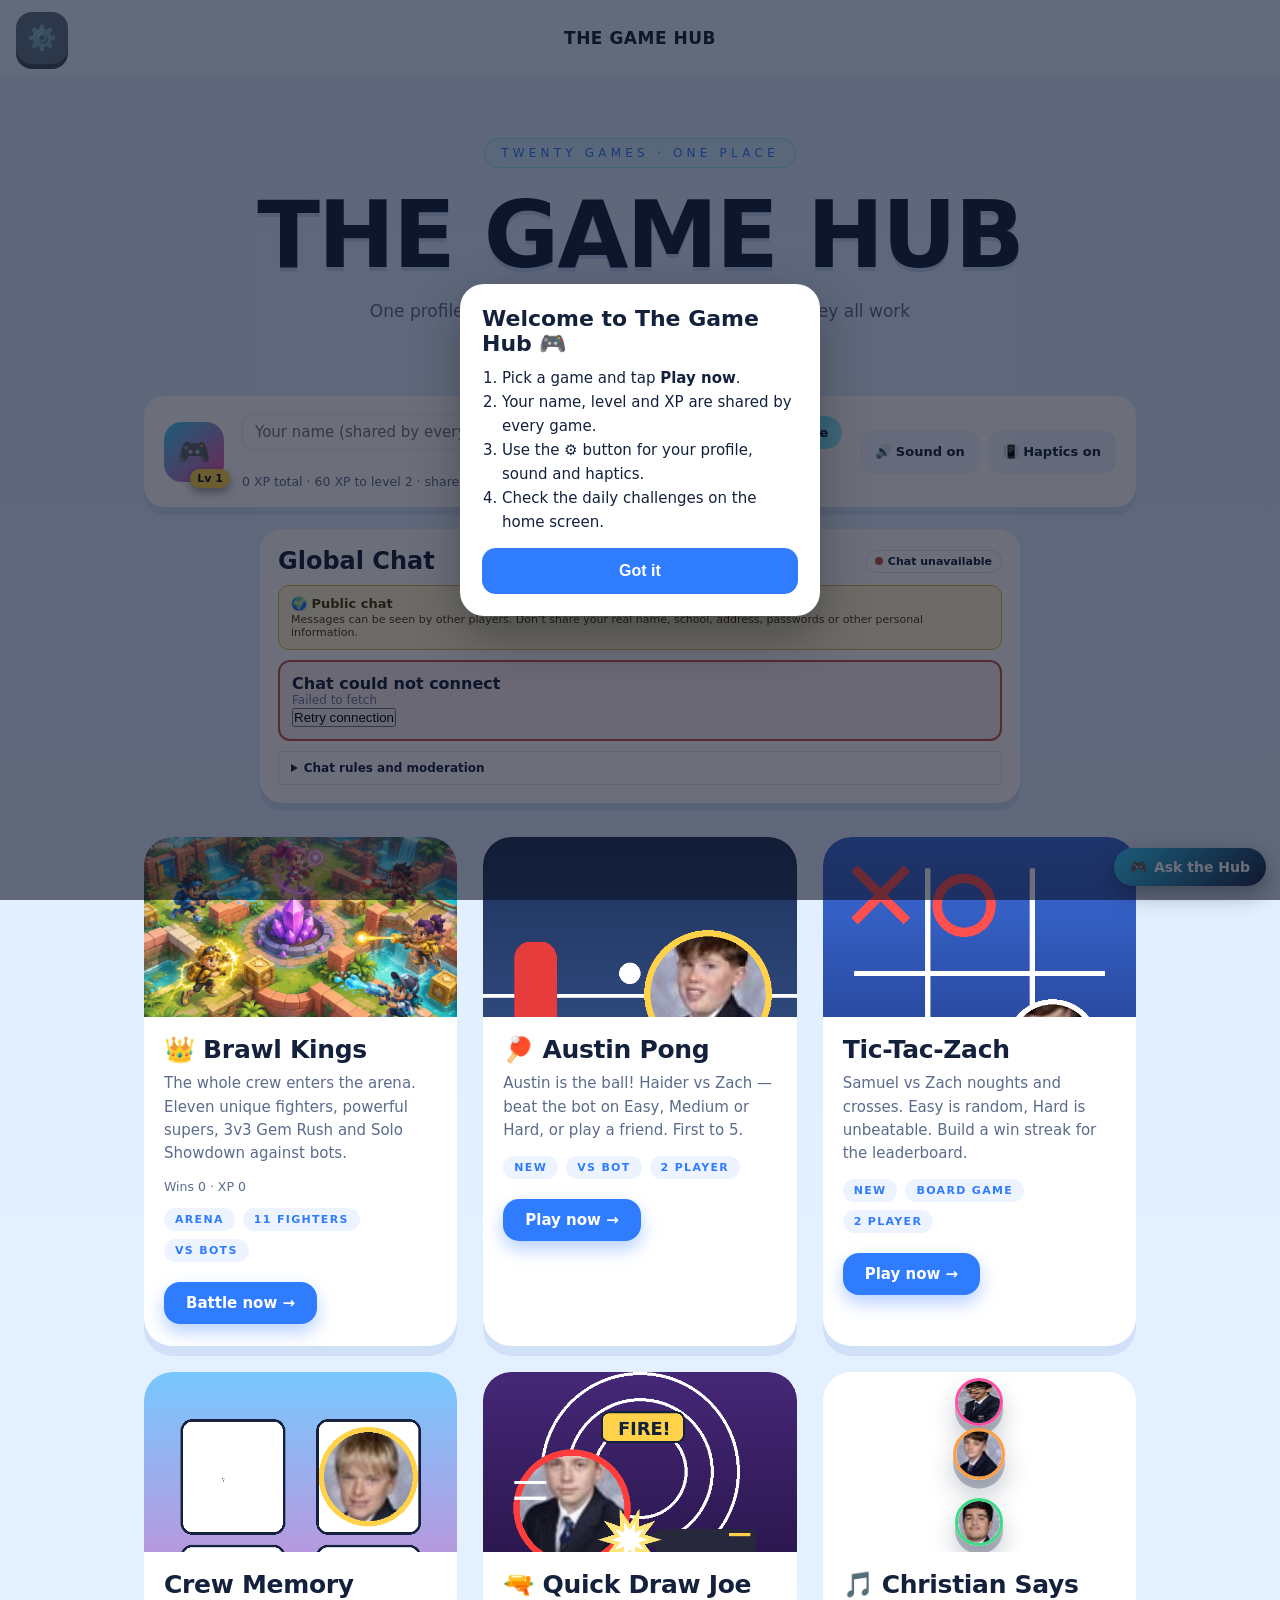
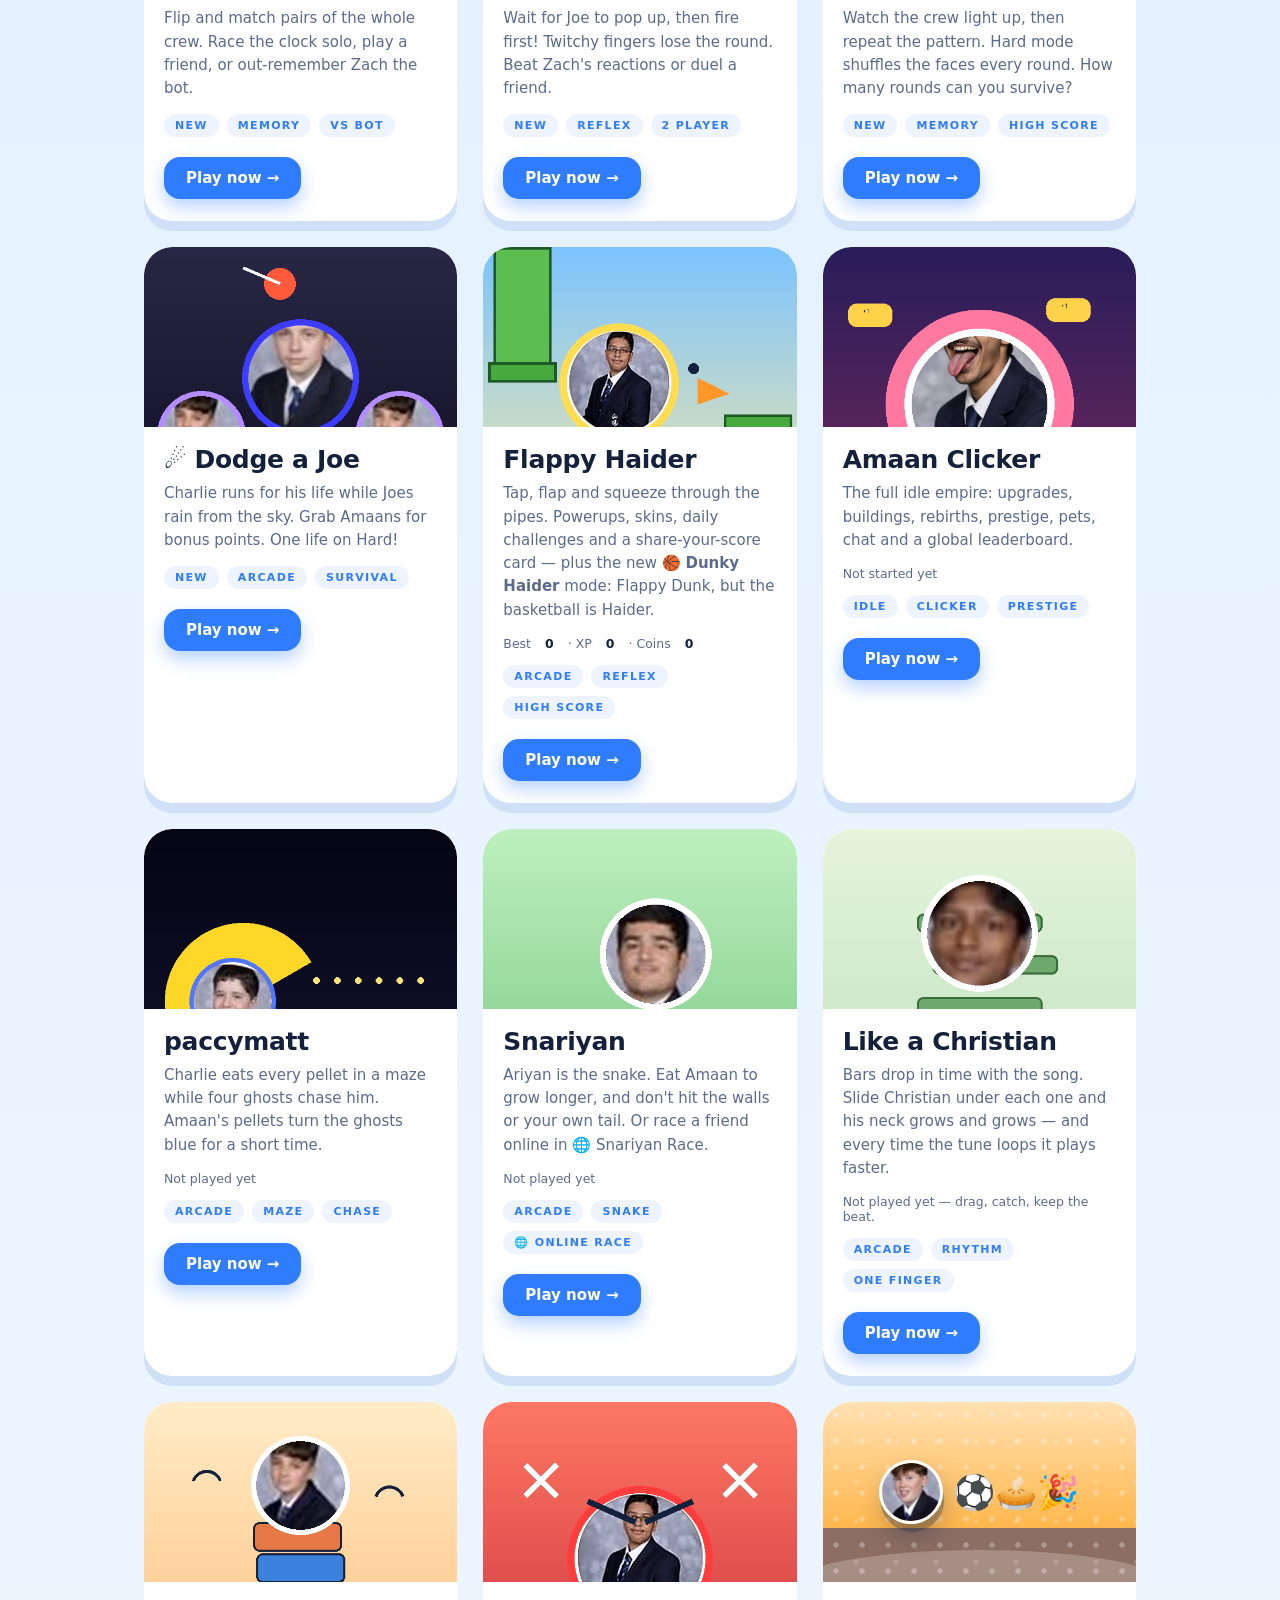
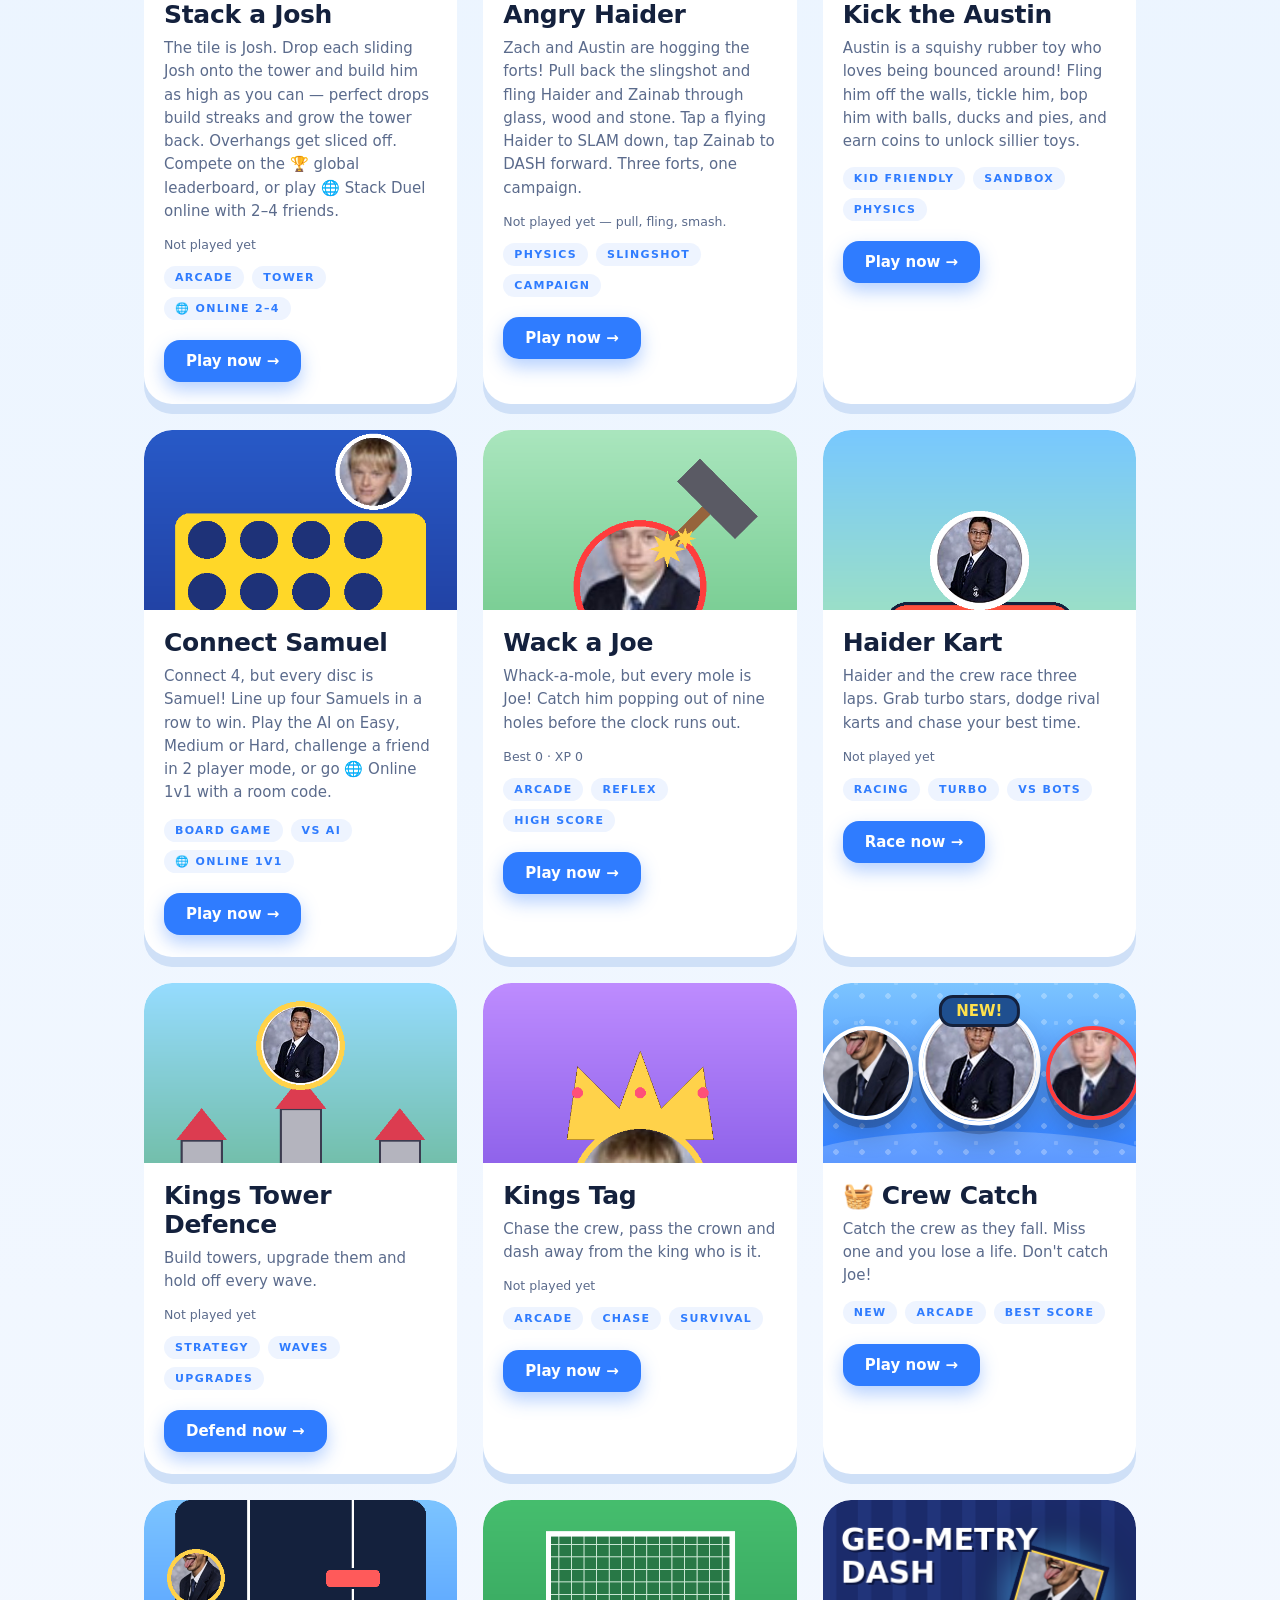
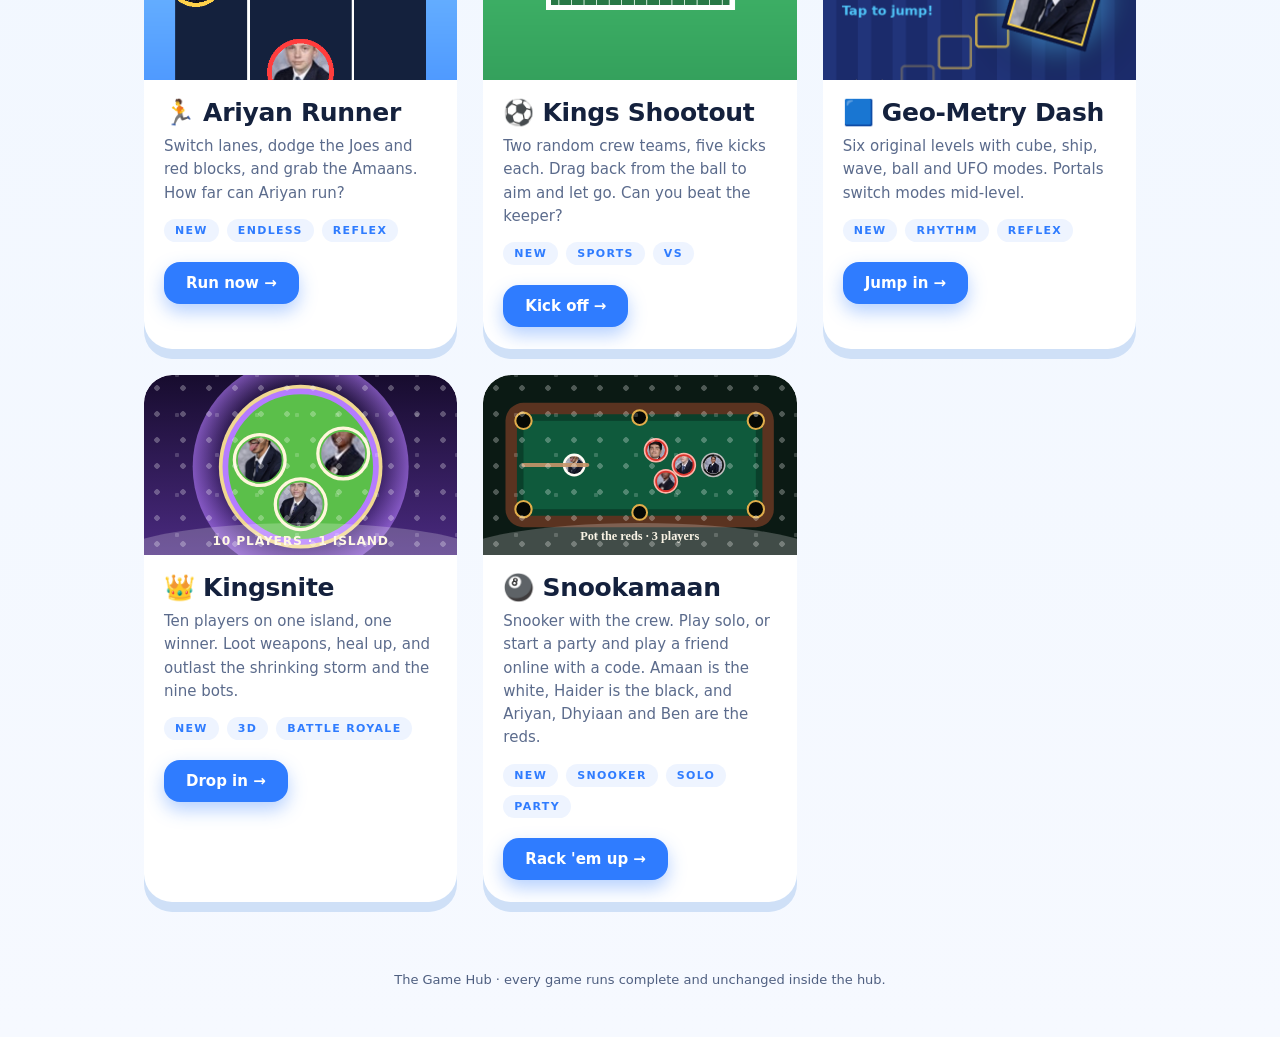
<file: index.html>
<!DOCTYPE html>
<html lang="en">
<head>
<meta charset="UTF-8">
<meta name="viewport" content="width=device-width, initial-scale=1">
<title>The Game Hub</title>
<link rel="manifest" href="manifest.webmanifest">
<meta name="theme-color" content="#070b18">
<meta name="description" content="Twenty games in one place, including Brawl Kings, Wack a Joe, Flappy Haider and Snariyan — sharing one profile and a global leaderboard.">
<meta property="og:title" content="The Game Hub · Brawl Kings and more"><meta property="og:description" content="The crew enters the Brawl Kings arena. Twenty games, one Game Hub."><meta property="og:type" content="website"><meta name="twitter:card" content="summary_large_image">
<link rel="icon" href="icons/favicon-32.png" sizes="32x32">
<link rel="apple-touch-icon" href="icons/apple-touch-icon.png">
<meta name="apple-mobile-web-app-capable" content="yes">
<meta name="mobile-web-app-capable" content="yes">
<meta name="apple-mobile-web-app-status-bar-style" content="black-translucent">
<meta name="apple-mobile-web-app-title" content="Game Hub">
<style>
  *{box-sizing:border-box;margin:0;padding:0}
  :root{--bg:#070b18;--line:rgba(255,255,255,.1);--txt:#eaf0ff;--mut:#95a3c7;--a1:#36d1ff;--a2:#ff4fa3;--a3:#ffd24a}
  body{min-height:100vh;font-family:"Trebuchet MS",system-ui,-apple-system,Segoe UI,sans-serif;color:var(--txt);background:var(--bg);overflow-x:hidden}
  body::before{content:"";position:fixed;inset:0;z-index:-2;background:
      radial-gradient(900px 600px at 15% -10%,rgba(54,209,255,.25),transparent 60%),
      radial-gradient(800px 600px at 90% 10%,rgba(255,79,163,.22),transparent 60%),
      radial-gradient(900px 700px at 50% 110%,rgba(255,210,74,.14),transparent 60%)}
  body::after{content:"";position:fixed;inset:0;z-index:-1;opacity:.35;
      background-image:linear-gradient(rgba(255,255,255,.05) 1px,transparent 1px),linear-gradient(90deg,rgba(255,255,255,.05) 1px,transparent 1px);
      background-size:48px 48px;
      -webkit-mask-image:radial-gradient(circle at 50% 30%,#000 10%,transparent 75%);
      mask-image:radial-gradient(circle at 50% 30%,#000 10%,transparent 75%)}
  .wrap{max-width:1040px;margin:0 auto;padding:0 24px}
  header{padding:62px 24px 4px;text-align:center}
  .badge{display:inline-block;font-size:12px;letter-spacing:.35em;text-transform:uppercase;color:var(--a1);
      border:1px solid rgba(54,209,255,.4);border-radius:999px;padding:7px 16px;background:rgba(54,209,255,.08);margin-bottom:22px}
  h1{font-size:clamp(42px,8.5vw,92px);line-height:1;letter-spacing:-2px;
      background:linear-gradient(100deg,var(--a1),#fff 40%,var(--a2) 75%,var(--a3));
      -webkit-background-clip:text;background-clip:text;color:transparent;text-shadow:0 20px 60px rgba(54,209,255,.25)}
  .sub{margin:16px auto 0;max-width:560px;color:var(--mut);font-size:17px;line-height:1.6}
  #install{display:none;margin:22px auto 0;cursor:pointer;font:inherit;font-weight:700;font-size:15px;color:#07101f;
      border:0;padding:13px 26px;border-radius:999px;background:linear-gradient(95deg,#ffd24a,#ffb347);
      box-shadow:0 12px 30px rgba(255,179,71,.3);transition:transform .2s}
  #install:hover{transform:translateY(-2px)}
  #offline{display:none;text-align:center;color:#ffb347;font-size:13px;padding:14px 24px 0}
  #offline.on{display:block}

  /* profile */
  .profile{display:flex;align-items:center;gap:18px;flex-wrap:wrap;margin:40px auto 0;padding:18px 20px;border-radius:20px;
      border:1px solid var(--line);background:linear-gradient(180deg,rgba(255,255,255,.07),rgba(255,255,255,.02))}
  .avatar{position:relative;width:60px;height:60px;flex:0 0 auto;border-radius:18px;display:grid;place-items:center;
      background:linear-gradient(135deg,var(--a1),var(--a2));font-size:26px}
  .avatar span{position:absolute;right:-6px;bottom:-6px;font-size:11px;font-weight:800;color:#07101f;background:var(--a3);
      border-radius:999px;padding:3px 7px;box-shadow:0 4px 10px rgba(0,0,0,.4)}
  .pinfo{flex:1 1 220px;min-width:200px}
  .pname{display:flex;gap:8px;align-items:center;margin-bottom:8px}
  .pname input{flex:1 1 auto;min-width:0;font:inherit;font-size:15px;color:inherit;padding:8px 12px;border-radius:10px;
      border:1px solid var(--line);background:rgba(255,255,255,.06)}
  .pname button{font:inherit;font-size:13px;font-weight:700;cursor:pointer;border:0;border-radius:999px;padding:9px 14px;
      color:#07101f;background:linear-gradient(95deg,var(--a1),#9ef0ff)}
  .xpbar{height:9px;border-radius:999px;background:rgba(255,255,255,.1);overflow:hidden}
  .xpbar i{display:block;height:100%;border-radius:999px;background:linear-gradient(95deg,var(--a1),var(--a2),var(--a3));transition:width .5s}
  .xptext{margin-top:7px;font-size:12.5px;color:var(--mut)}
  .toggles{display:flex;gap:8px;flex-wrap:wrap}
  .tog{font:inherit;font-size:13px;cursor:pointer;color:#dfe8ff;border:1px solid var(--line);background:rgba(255,255,255,.06);
      border-radius:999px;padding:9px 15px;transition:all .2s}
  .tog:hover{border-color:rgba(255,255,255,.3)}
  .tog.off{opacity:.45;text-decoration:line-through}

  /* continue */
  .continue{margin:22px auto 0;padding:20px 22px;border-radius:20px;border:1px solid rgba(255,210,74,.3);
      background:linear-gradient(135deg,rgba(255,210,74,.12),rgba(255,79,163,.08))}
  .continue h3{font-size:13px;letter-spacing:.24em;text-transform:uppercase;color:var(--a3);margin-bottom:12px}
  .crow{display:flex;align-items:center;gap:16px;flex-wrap:wrap}
  .crow .cicon{font-size:38px}
  .crow .ctext{flex:1 1 200px}
  .crow .ctext b{font-size:19px;display:block}
  .crow .ctext small{color:var(--mut);font-size:13px}
  .crow a.resume{font-weight:700;font-size:15px;text-decoration:none;color:#07101f;padding:12px 22px;border-radius:999px;
      background:linear-gradient(95deg,var(--a3),#ffb347);box-shadow:0 10px 24px rgba(255,210,74,.25)}
  .chips{display:flex;gap:9px;flex-wrap:wrap;margin-top:14px}
  .chip{display:inline-flex;align-items:center;gap:7px;font-size:13px;padding:8px 13px;border-radius:999px;
      border:1px solid var(--line);background:rgba(0,0,0,.2)}
  .chip.ready{border-color:rgba(61,220,132,.5);background:rgba(61,220,132,.12);color:#9df5c4}
  .chip.done{opacity:.6}
  .dot{width:8px;height:8px;border-radius:50%;background:#3ddc84}
  .chip.done .dot{background:#6c7aa0}

  /* game cards */
  .grid{margin:34px auto 70px;display:grid;gap:26px;grid-template-columns:repeat(auto-fit,minmax(300px,1fr))}
  .card{position:relative;display:flex;flex-direction:column;overflow:hidden;
      background:linear-gradient(180deg,rgba(255,255,255,.07),rgba(255,255,255,.02));
      border:1px solid var(--line);border-radius:22px;text-decoration:none;color:inherit;
      transition:transform .25s,box-shadow .25s,border-color .25s}
  .card:hover{transform:translateY(-8px);border-color:rgba(255,255,255,.28);box-shadow:0 26px 60px rgba(0,0,0,.55)}
  .art{height:190px;display:grid;place-items:center;position:relative;overflow:hidden}
  .art.flappy{background:linear-gradient(180deg,#4ec0ff,#9ae6ff 60%,#ffe9a8)}
  .art.amaan{background:linear-gradient(140deg,#15224a,#3a1a52 60%,#7a1f47)}
  .art.christian{background:#dff0d6}
  .art.christian .stack{position:absolute;left:50%;bottom:0;transform:translateX(-50%);display:flex;flex-direction:column;align-items:center;gap:3px}
  .art.christian .stack i{display:block;width:44px;height:11px;border-radius:3px;background:#bfe6c0;border:2px solid #5f9a66;box-shadow:0 1px 0 rgba(0,0,0,.12)}
  .art.christian .stack i:nth-child(2){background:#bfe6c0;border:2px solid #5f9a66;transform:translateX(7px)}
  .art.christian .stack i:nth-child(3){background:#bfe6c0;border:2px solid #5f9a66;transform:translateX(-6px)}
  .art.christian .stack i:last-child{width:34px;height:30px;border-radius:9px 9px 4px 4px;background:#33436f;border:2px solid #5f9a66}
  .art.christian .face{width:50px;height:50px;border-radius:50%;border:3px solid #fff;box-shadow:0 6px 16px rgba(0,0,0,.28);background-size:cover;background-position:center}
  .card.sky .play{background:linear-gradient(95deg,#ffd24a,#ffb02e);box-shadow:0 10px 24px rgba(255,176,46,.3)}
  .art .emoji{font-size:84px;filter:drop-shadow(0 10px 18px rgba(0,0,0,.35));transition:transform .3s}
  .card:hover .art .emoji{transform:scale(1.12) rotate(-5deg)}
  .pipes{position:absolute;inset:0;opacity:.75}
  .pipes span{position:absolute;bottom:0;width:38px;background:linear-gradient(90deg,#2f9e44,#69db7c,#2f9e44);
      border:3px solid #1b5e20;border-bottom:none;border-radius:4px 4px 0 0}
  .body{padding:22px 24px 26px}
  .body h2{font-size:25px;margin-bottom:8px}
  .body p{color:var(--mut);font-size:15px;line-height:1.55;min-height:46px}
  .stats{display:flex;gap:14px;flex-wrap:wrap;margin:14px 0 4px;font-size:12.5px;color:#cdd8f5}
  .stats b{color:#fff}
  .tags{display:flex;gap:8px;flex-wrap:wrap;margin:14px 0 20px}
  .tag{font-size:11px;letter-spacing:.12em;text-transform:uppercase;color:#cdd8f5;background:rgba(255,255,255,.08);
      border:1px solid var(--line);border-radius:999px;padding:5px 11px}
  .play{display:inline-flex;align-items:center;gap:10px;align-self:flex-start;font-weight:700;font-size:15px;color:#07101f;
      background:linear-gradient(95deg,var(--a1),#9ef0ff);padding:12px 22px;border-radius:999px;box-shadow:0 10px 24px rgba(54,209,255,.3)}
  .card.pink .play{background:linear-gradient(95deg,var(--a2),#ffb0d6);box-shadow:0 10px 24px rgba(255,79,163,.3)}
  footer{text-align:center;color:#6c7aa0;font-size:13px;padding:0 24px 50px}
  .featured-brawl{display:block;position:relative;margin:24px 0 0;height:180px;overflow:hidden;background:var(--bg)}
  .featured-brawl img{width:100%;height:100%;object-fit:cover;object-position:center 48%}
  .featured-brawl .feature-label{position:absolute;bottom:0;left:0;right:0;padding:34px 18px 14px;background:linear-gradient(transparent,var(--bg));display:flex;justify-content:space-between;align-items:end;gap:12px}
  .feature-label b{font-size:28px;color:var(--txt);display:block}.feature-label small{color:var(--a3);font-weight:700}.feature-label .play{padding:10px 16px;flex-shrink:0}
  .art.brawlkings img{width:100%;height:100%;object-fit:cover}
.crew-art{background:var(--bg)}.crew-art img{width:96px;height:96px;object-fit:cover;object-position:center 15%;border-radius:50%;border:3px solid var(--a1)}
  @media(max-width:700px){.grid{grid-template-columns:repeat(2,minmax(0,1fr));gap:10px;margin:20px auto 40px}.grid .card .body p,.grid .card .tags,.grid .card .stats{display:none}.grid .card h2{font-size:15px}.grid .card .art{height:90px}.grid .card .body{padding:10px}.grid .card .play{font-size:12px}}

  /* ---- light, bright look (like 2 Player Games) ---- */
  :root{--bg:#eaf4ff;--line:rgba(20,33,61,.08);--txt:#14213d;--mut:#5b6b8c}
  body::before,body::after{display:none}
  body{background:linear-gradient(180deg,#dcecff 0%,#eaf4ff 45%,#f6f9ff 100%)}
  #topbar{background:rgba(234,244,255,.92)!important}
  #topbar span{color:#14213d!important}
  header .badge{color:#2f7cff!important}
  header h1{color:#14213d!important;text-shadow:0 4px 0 #bcd5f5}
  header .sub{color:#5b6b8c!important}
  .profile{background:#fff!important;border:0!important;box-shadow:0 8px 0 #cfe0f7}
  .tog{background:#eef4ff!important;color:#14213d!important;border:0!important;border-radius:14px!important;font-weight:700}
  .card{background:#fff!important;border:0!important;border-radius:28px!important;box-shadow:0 10px 0 #cfe0f7!important;color:#14213d}
  .card:hover{transform:translateY(-4px)!important;box-shadow:0 14px 0 #cfe0f7!important}
  .art{height:180px!important;border-radius:28px 28px 0 0}
  .body{padding:18px 20px 22px!important}
  .body h2{font-weight:900;color:#14213d;letter-spacing:-.3px}
  .body p{color:#5b6b8c!important}
  .tag{background:#eef4ff!important;color:#2f7cff!important;border:0!important;font-weight:700}
  .card .play,.card.sky .play,.card.pink .play{background:#2f7cff!important;color:#fff!important;box-shadow:0 8px 18px rgba(47,124,255,.35)!important;border-radius:16px!important;padding:12px 22px!important;font-weight:900!important}
  .continue{background:#fff!important;border:0!important;box-shadow:0 8px 0 #cfe0f7}
  .continue h3{color:#2f7cff!important}
  #install{background:#2f7cff!important;color:#fff!important;border:0!important;border-radius:16px!important;font-weight:900!important;box-shadow:0 8px 18px rgba(47,124,255,.35)}

  /* ---- livelier thumbnails ---- */
  .art{position:relative;overflow:hidden}
  .art::before{content:"";position:absolute;inset:0;z-index:0;pointer-events:none;
    background-image:radial-gradient(rgba(255,255,255,.28) 2.5px,transparent 3px),radial-gradient(rgba(255,255,255,.18) 2px,transparent 2.5px);
    background-size:26px 26px,40px 40px;background-position:0 0,13px 20px}
  .art::after{content:"";position:absolute;left:-10%;right:-10%;bottom:-38px;height:70px;z-index:0;border-radius:50%;background:rgba(255,255,255,.22);pointer-events:none}
  .art > img,.art > .face,.art > span,.art > div{position:relative;z-index:1}
  .art img{box-shadow:0 8px 0 rgba(20,33,61,.28),0 14px 24px rgba(20,33,61,.25)!important;transition:transform .3s cubic-bezier(.34,1.56,.64,1)}
  .card:hover .art img{transform:translateY(-6px) rotate(-4deg)}
  .art img:nth-child(2){transform:translateY(-8px) scale(1.08)}
  .card:hover .art img:nth-child(2){transform:translateY(-14px) scale(1.12) rotate(3deg)}

  /* ---- readability fixes ---- */
  .chip.ready{color:#0f6b3a!important;background:#e3f8ec!important;border-color:#7ad9a4!important;font-weight:700}
  .chip{color:#14213d!important}
  .chip.done{color:#5b6b8c!important}
  /* global chat (hub) */
.hub-chat{--card:#ffffff;--line:#dbe5f5;--teal:#1f8fd6;--mut:#6b7a99;--red:#c8534f;--green:#1fa36b;--gold:#ffd24a;--bg:#f3f7ff;--ink:#14213d;--n:#14213d;background:#fff;border-radius:22px;padding:18px;margin:22px auto 0;max-width:760px;box-shadow:0 8px 0 #cfe0f7;color:var(--ink)}
.hub-chat .panel-head {display:flex;align-items:baseline;justify-content:space-between;gap:12px;margin:18px 0 8px;flex-wrap:wrap}
.hub-chat .panel-head:first-child {margin-top:0}
.hub-chat .new-tag {font-style:normal;background:var(--gold);color:#14203f;border-radius:4px;font-size:9px;padding:3px 5px;vertical-align:middle}
.hub-chat /* Supabase Global Chat */
.chat-status {display:inline-flex;align-items:center;gap:5px;border-radius:99px;padding:4px 9px;font-size:11px;font-weight:800;background:var(--card);border:1px solid var(--line)}
.hub-chat .chat-status::before {content:'';width:8px;height:8px;border-radius:50%;background:var(--mut)}
.hub-chat .chat-status.good::before {background:var(--green);box-shadow:0 0 7px var(--green)}
.hub-chat .chat-status.wait::before {background:var(--gold);animation:chatBlink 1s infinite}
.hub-chat .chat-status.bad::before {background:var(--red)}
.hub-chat .chat-safety {background:#fff4cf;color:#4a390b;border:1px solid #e3b74a;border-radius:11px;padding:10px 12px;display:grid;gap:2px;margin-bottom:10px}
.hub-chat .chat-safety b {font-size:13px}
.hub-chat .chat-safety span {font-size:11px}
.hub-chat .chat-error {background:rgba(200,83,79,.1);border:2px solid var(--red);border-radius:12px;padding:12px;margin:10px 0}
.hub-chat .chat-error p {font-size:12px;color:var(--mut);word-break:break-word}
.hub-chat .chat-name-card {background:var(--card);border:2px solid var(--teal);border-radius:15px;padding:15px;margin:10px 0}
.hub-chat .chat-name-card p {font-size:12px;color:var(--mut)}
.hub-chat .chat-name-card>div {display:flex;gap:7px}
.hub-chat .chat-name-card input {min-width:0;flex:1;background:var(--bg);color:var(--ink);border:2px solid var(--line);border-radius:9px;padding:9px}
.hub-chat .chat-name-card>small,
.hub-chat .chat-compose>p {display:block;color:var(--red);font-size:11px;margin:6px 0 0;min-height:14px}
.hub-chat .chat-main {background:var(--card);border:2px solid var(--line);border-radius:16px;overflow:hidden;box-shadow:var(--shadow)}
.hub-chat .chat-toolbar {display:flex;align-items:center;gap:7px;flex-wrap:wrap;padding:9px 11px;background:var(--navy);color:#fff;font-size:11px}
.hub-chat .chat-toolbar>div {margin-right:auto}
.hub-chat .chat-toolbar button {border:1px solid rgba(255,255,255,.25);background:rgba(255,255,255,.1);color:#fff;border-radius:7px;padding:4px 7px;font-size:10px;cursor:pointer}
.hub-chat .chat-messages {height:min(54vh,450px);min-height:300px;overflow:auto;padding:10px;display:flex;flex-direction:column;gap:7px;background:linear-gradient(rgba(20,32,63,.025),rgba(20,32,63,.025)),var(--bg);scrollbar-color:var(--mut) transparent}
.hub-chat .chat-empty {margin:auto;text-align:center;color:var(--mut);font-size:12px}
.hub-chat .chat-message {align-self:flex-start;max-width:min(86%,500px);background:var(--card);border:1px solid var(--line);border-radius:5px 13px 13px 13px;padding:7px 9px;box-shadow:0 2px 5px rgba(20,32,63,.07)}
.hub-chat .chat-message.own {align-self:flex-end;border-color:var(--teal);border-radius:13px 5px 13px 13px;background:rgba(47,154,168,.09)}
.hub-chat .chat-message-top {display:flex;justify-content:space-between;gap:12px;align-items:center}
.hub-chat .chat-message-top b {font-size:11px;color:var(--teal);overflow:hidden;text-overflow:ellipsis}
.hub-chat .chat-message-top time {font-size:9px;color:var(--mut);white-space:nowrap}
.hub-chat .chat-message p {font-size:13px;line-height:1.35;white-space:pre-wrap;word-break:break-word;margin:3px 0;color:var(--ink)}
.hub-chat .chat-message-actions {display:flex;justify-content:flex-end;gap:5px;opacity:.55}
.hub-chat .chat-message:hover .chat-message-actions,
.hub-chat .chat-message:focus-within .chat-message-actions {opacity:1}
.hub-chat .chat-message-actions button {border:0;background:none;color:var(--mut);font-size:9px;padding:2px;cursor:pointer}
.hub-chat .chat-message-actions button:hover {color:var(--red)}
.hub-chat .chat-compose {border-top:2px solid var(--line);padding:9px;background:var(--card)}
.hub-chat .chat-compose textarea {min-height:54px;max-height:130px}
.hub-chat .chat-compose>div {display:flex;align-items:center;justify-content:flex-end;gap:9px;margin-top:5px}
.hub-chat .chat-compose>div small {color:var(--mut);font-size:10px}
.hub-chat .chat-compose .big-btn {width:auto;min-width:90px;margin:0;padding:7px 15px}
.hub-chat .chat-rules {margin-top:10px;background:var(--card);border:1px solid var(--line);border-radius:11px;padding:9px 12px}
.hub-chat .chat-rules summary {font-size:12px;font-weight:700;cursor:pointer}
.hub-chat .chat-rules li {font-size:11px;color:var(--mut);margin:4px 0}
.hub-chat .chat-name-card>div {display:grid}
.hub-chat .chat-messages {height:55vh;min-height:280px}
.hub-chat .chat-message {max-width:92%}
.hub-chat .chat-toolbar>div {width:100%}
.hub-chat .chat-status.wait::before {animation:none}
.hub-chat .tab .new-tag {font-size:8.5px;letter-spacing:.7px;padding:2px 5px;border-radius:5px;
  background:var(--gold-2);color:#3a2a05;font-weight:800;margin-left:5px;vertical-align:1px;}
.hub-chat /* ---------------- HEADINGS & PANELS ---------------- */
.panel-head {margin:24px 0 10px;align-items:center}
.hub-chat .chat-main,
.hub-chat .mini-game-card,
.hub-chat .pet-help,
.hub-chat .chat-rules {border-radius:var(--r-md)}
@keyframes chatBlink {50%{opacity:.35}}
  .stats{color:#5b6b8c!important}
  .stats b{color:#14213d!important}
  /* touch targets: at least 44px tall */
  .tog{min-height:44px;display:inline-flex;align-items:center}
  /* footer: darker so it passes 4.5:1 */
  footer{color:#4f5f80!important}
</style>
</head>
<body>

<nav id="topbar" aria-label="Site" style="position:sticky;top:0;z-index:5;display:flex;justify-content:space-between;align-items:center;padding:12px 16px;background:rgba(10,16,34,.85);backdrop-filter:blur(8px);-webkit-backdrop-filter:blur(8px)">
  <button id="topSettings" aria-label="Settings" style="width:52px;height:52px;border-radius:16px;border:0;background:#5f7388;font-size:24px;color:#fff;box-shadow:0 5px 0 #3e4d5e;cursor:pointer">⚙️</button>
  <span style="font-weight:900;color:#fff;font-size:17px;letter-spacing:.5px">THE GAME HUB</span>
  <span style="width:52px"></span>
</nav>
<script>
  document.getElementById('topSettings').onclick = function () {
    var p = document.querySelector('.profile');
    if (p) p.scrollIntoView({ behavior: 'smooth', block: 'start' });
  };
</script>


<header>
  <div class="badge">Twenty games · One place</div>
  <h1>THE GAME HUB</h1>
  <p class="sub">One profile, one sound switch, every game — and they all work offline once installed.</p>
  <button id="install">📲 Install the app</button>
</header>
<div id="offline">You're offline — the games still work, the leaderboard syncs when you reconnect.</div>

<div class="wrap">


  <section class="profile">
    <div class="avatar">🎮<span id="plevel">Lv 1</span></div>
    <div class="pinfo">
      <div class="pname">
        <input id="pnameInput" maxlength="20" placeholder="Your name (shared by every game)">
        <button id="pnameSave">Save</button>
      </div>
      <div class="xpbar"><i id="pxpbar" style="width:0%"></i></div>
      <div class="xptext" id="pxptext">—</div>
    </div>
    <div class="toggles">
      <button class="tog" id="togSound">🔊 Sound</button>
      <button class="tog" id="togHaptic">📳 Haptics</button>
    </div>
  </section>

  <section class="hub-chat" id="p-chat" role="region" aria-label="Global chat">
      <div class="panel-head"><h2>Global Chat</h2><span class="chat-status wait" id="chatStatus">Open this tab to connect</span></div>
      <div class="chat-safety"><b>🌍 Public chat</b><span>Messages can be seen by other players. Don’t share your real name, school, address, passwords or other personal information.</span></div>
      <div class="chat-error" id="chatError" hidden><b>Chat could not connect</b><p id="chatErrorText"></p><button class="btn" id="chatRetry">Retry connection</button></div>

      <div class="chat-name-card" id="chatNameCard" hidden>
        <b>Choose a chat name</b><p>Use 3–16 letters, numbers or underscores. It must be unique.</p><div><input id="chatNameInput" maxlength="16" autocomplete="nickname" placeholder="AmaanFan123"><button class="btn primary" id="chatSaveName">Save name</button></div><small id="chatNameError"></small>
      </div>

      <div class="chat-main" id="chatMain" hidden>
        <div class="chat-toolbar"><div>Chatting as <b id="chatMyName"></b></div><button id="chatChangeName">Change name</button><button id="chatClearBlocks">Blocked: <span id="chatBlockedCount">0</span> · clear</button></div>
        <div class="chat-messages" id="chatMessages" role="log" aria-live="polite" aria-label="Global chat messages"><div class="chat-empty">Loading messages…</div></div>
        <div class="chat-compose"><textarea id="chatInput" rows="2" maxlength="250" placeholder="Message global chat…" aria-label="Chat message"></textarea><div><small id="chatCharCount">0 / 250</small><button class="big-btn" id="chatSend" disabled>Send</button></div><p id="chatSendError"></p></div>
      </div>

      <details class="chat-rules"><summary>Chat rules and moderation</summary><ul><li>Be respectful—no harassment, hate speech, threats or sexual content.</li><li>No personal information, impersonation, spam or links.</li><li>Messages are limited to 250 characters, with a 3-second cooldown and 10-message-per-minute limit.</li><li>Use Report for inappropriate messages. Block hides that player on this device.</li><li>Moderators can delete messages and ban anonymous chat accounts through Supabase.</li><li>Chat identities are separate from game saves. Clearing browser storage creates a new anonymous chat account.</li></ul></details>
    </section>

  <section class="continue" id="continue" hidden>
    <h3>Continue playing</h3>
    <div class="crow">
      <div class="cicon" id="cicon">🎮</div>
      <div class="ctext"><b id="ctitle">—</b><small id="csub">—</small></div>
      <a class='resume' href='play.html' id='cresume'>Resume →</a>
    </div>
    <div class="chips" id="cchips"></div>
  </section>

  <main class="grid">
    <a class="card" href="play.html?game=brawlkings">
      <div class="art brawlkings"><img src="games/brawlkings/cover.jpg" alt="Brawl Kings arena" width="1536" height="1024" loading="lazy"></div>
      <div class="body"><h2>👑 Brawl Kings</h2><p>The whole crew enters the arena. Eleven unique fighters, powerful supers, 3v3 Gem Rush and Solo Showdown against bots.</p><div class="stats" id="bstats"></div><div class="tags"><span class="tag">Arena</span><span class="tag">11 fighters</span><span class="tag">vs Bots</span></div><span class="play">Battle now →</span></div>
    </a>
    <a class='card' href='games/crewarcade/?g=pong'><div class="art" style="padding:0;overflow:hidden"><img src="thumbs/austin-pong.png" alt="" style="width:100%;height:100%;object-fit:cover;display:block"></div><div class="body"><h2>🏓 Austin Pong</h2><p>Austin is the ball! Haider vs Zach — beat the bot on Easy, Medium or Hard, or play a friend. First to 5.</p><div class="tags"><span class="tag">NEW</span><span class="tag">vs Bot</span><span class="tag">2 Player</span></div><span class="play">Play now →</span></div></a>
    <a class='card pink' href='games/crewarcade/?g=ttt'><div class="art" style="padding:0;overflow:hidden"><img src="thumbs/tic-tac-zach.png" alt="" style="width:100%;height:100%;object-fit:cover;display:block"></div><div class="body"><h2>Tic-Tac-Zach</h2><p>Samuel vs Zach noughts and crosses. Easy is random, Hard is unbeatable. Build a win streak for the leaderboard.</p><div class="tags"><span class="tag">NEW</span><span class="tag">Board game</span><span class="tag">2 Player</span></div><span class="play">Play now →</span></div></a>
    <a class='card sky' href='games/crewarcade/?g=memory'><div class="art" style="padding:0;overflow:hidden"><img src="thumbs/crew-memory.png" alt="" style="width:100%;height:100%;object-fit:cover;display:block"></div><div class="body"><h2>Crew Memory</h2><p>Flip and match pairs of the whole crew. Race the clock solo, play a friend, or out-remember Zach the bot.</p><div class="tags"><span class="tag">NEW</span><span class="tag">Memory</span><span class="tag">vs Bot</span></div><span class="play">Play now →</span></div></a>
    <a class='card' href='games/crewarcade/?g=draw'><div class="art" style="padding:0;overflow:hidden"><img src="thumbs/quick-draw-joe.png" alt="" style="width:100%;height:100%;object-fit:cover;display:block"></div><div class="body"><h2>🔫 Quick Draw Joe</h2><p>Wait for Joe to pop up, then fire first! Twitchy fingers lose the round. Beat Zach's reactions or duel a friend.</p><div class="tags"><span class="tag">NEW</span><span class="tag">Reflex</span><span class="tag">2 Player</span></div><span class="play">Play now →</span></div></a>
    <a class='card sky' href='games/crewarcade/?g=simon'><div class="art" style="padding:0;overflow:hidden"><img src="games/amaan/amaan.jpg" alt="" style="width:48px;height:48px;border-radius:50%;border:3px solid #ff4fa3"><img src="games/stackjosh/josh.png" alt="" style="width:48px;height:48px;border-radius:50%;border:3px solid #ff9e40"><img src="games/snariyan/ariyan.png" alt="" style="width:48px;height:48px;border-radius:50%;border:3px solid #3ddc84"></div><div class="body"><h2>🎵 Christian Says</h2><p>Watch the crew light up, then repeat the pattern. Hard mode shuffles the faces every round. How many rounds can you survive?</p><div class="tags"><span class="tag">NEW</span><span class="tag">Memory</span><span class="tag">High score</span></div><span class="play">Play now →</span></div></a>
    <a class='card pink' href='games/crewarcade/?g=dodge'><div class="art" style="padding:0;overflow:hidden"><img src="thumbs/dodge-a-joe.png" alt="" style="width:100%;height:100%;object-fit:cover;display:block"></div><div class="body"><h2>☄️ Dodge a Joe</h2><p>Charlie runs for his life while Joes rain from the sky. Grab Amaans for bonus points. One life on Hard!</p><div class="tags"><span class="tag">NEW</span><span class="tag">Arcade</span><span class="tag">Survival</span></div><span class="play">Play now →</span></div></a>
    <a class='card' href='play.html?game=flappy'>
      <div class="art" style="padding:0;overflow:hidden"><img src="thumbs/flappy-haider.png" alt="" style="width:100%;height:100%;object-fit:cover;display:block"></div><div class="body">
        <h2>Flappy Haider</h2>
        <p>Tap, flap and squeeze through the pipes. Powerups, skins, daily challenges and a share-your-score card — plus the new 🏀 <strong>Dunky Haider</strong> mode: Flappy Dunk, but the basketball is Haider.</p>
        <div class="stats" id="fstats"></div>
        <div class="tags"><span class="tag">Arcade</span><span class="tag">Reflex</span><span class="tag">High score</span></div>
        <span class="play">Play now →</span>
      </div>
    </a>

    <a class='card pink' href='play.html?game=amaan'>
      <div class="art" style="padding:0;overflow:hidden"><img src="thumbs/amaan-clicker.png" alt="" style="width:100%;height:100%;object-fit:cover;display:block"></div><div class="body">
        <h2>Amaan Clicker</h2>
        <p>The full idle empire: upgrades, buildings, rebirths, prestige, pets, chat and a global leaderboard.</p>
        <div class="stats" id="astats"></div>
        <div class="tags"><span class="tag">Idle</span><span class="tag">Clicker</span><span class="tag">Prestige</span></div>
        <span class="play">Play now →</span>
      </div>
    </a>
    <a class='card sky' href='play.html?game=paccymatt'>
      <div class="art" style="padding:0;overflow:hidden"><img src="thumbs/paccymatt.png" alt="" style="width:100%;height:100%;object-fit:cover;display:block"></div><div class="body">
        <h2>paccymatt</h2>
        <p>Charlie eats every pellet in a maze while four ghosts chase him. Amaan's pellets turn the ghosts blue for a short time.</p>
        <div class="stats" id="mstats"></div>
        <div class="tags"><span class="tag">Arcade</span><span class="tag">Maze</span><span class="tag">Chase</span></div>
        <span class="play">Play now →</span>
      </div>
    </a>
    <a class='card sky' href='play.html?game=snariyan'>
      <div class="art" style="padding:0;overflow:hidden"><img src="thumbs/snariyan.png" alt="" style="width:100%;height:100%;object-fit:cover;display:block"></div><div class="body">
        <h2>Snariyan</h2>
        <p>Ariyan is the snake. Eat Amaan to grow longer, and don't hit the walls or your own tail. Or race a friend online in 🌐 Snariyan Race.</p>
        <div class="stats" id="sstats"></div>
        <div class="tags"><span class="tag">Arcade</span><span class="tag">Snake</span><span class="tag">🌐 Online race</span></div>
        <span class="play">Play now →</span>
      </div>
    </a>
    <a class='card sky' href='play.html?game=christian'>
      <div class="art" style="padding:0;overflow:hidden"><img src="thumbs/like-a-christian.png" alt="" style="width:100%;height:100%;object-fit:cover;display:block"></div><div class="body">
        <h2>Like a Christian</h2>
        <p>Bars drop in time with the song. Slide Christian under each one and his neck grows and grows — and every time the tune loops it plays faster.</p>
        <div class="stats" id="cstats"></div>
        <div class="tags"><span class="tag">Arcade</span><span class="tag">Rhythm</span><span class="tag">One finger</span></div>
        <span class="play">Play now →</span>
      </div>
    </a>
    <a class='card sky' href='play.html?game=stackjosh'>
      <div class="art" style="padding:0;overflow:hidden"><img src="thumbs/stack-a-josh.png" alt="" style="width:100%;height:100%;object-fit:cover;display:block"></div><div class="body">
        <h2>Stack a Josh</h2>
        <p>The tile is Josh. Drop each sliding Josh onto the tower and build him as high as you can — perfect drops build streaks and grow the tower back. Overhangs get sliced off. Compete on the 🏆 global leaderboard, or play 🌐 Stack Duel online with 2–4 friends.</p>
        <div class="stats" id="jstats"></div>
        <div class="tags"><span class="tag">Arcade</span><span class="tag">Tower</span><span class="tag">🌐 Online 2–4</span></div>
        <span class="play">Play now →</span>
      </div>
    </a>
    <a class='card sky' href='play.html?game=angryhaider'>
      <div class="art" style="padding:0;overflow:hidden"><img src="thumbs/angry-haider.png" alt="" style="width:100%;height:100%;object-fit:cover;display:block"></div><div class="body">
        <h2>Angry Haider</h2>
        <p>Zach and Austin are hogging the forts! Pull back the slingshot and fling Haider and Zainab through glass, wood and stone. Tap a flying Haider to SLAM down, tap Zainab to DASH forward. Three forts, one campaign.</p>
        <div class="stats" id="hstats"></div>
        <div class="tags"><span class="tag">Physics</span><span class="tag">Slingshot</span><span class="tag">Campaign</span></div>
        <span class="play">Play now →</span>
      </div>
    </a>
    <a class='card sky' href='play.html?game=kickaustin'>
      <div class="art" style="background:linear-gradient(180deg,#ffe0b2 0%,#ffb74d 70%,#8d6e63 70%);display:flex;align-items:center;justify-content:center;gap:10px">
        <img src="games/kickaustin/austin.png" alt="" style="width:64px;height:64px;border-radius:50%;border:3px solid #fff;box-shadow:0 6px 16px rgba(0,0,0,.4);transform:rotate(-10deg)">
        <span style="font-size:34px">⚽🥧🎉</span>
      </div>
      <div class="body">
        <h2>Kick the Austin</h2>
        <p>Austin is a squishy rubber toy who loves being bounced around! Fling him off the walls, tickle him, bop him with balls, ducks and pies, and earn coins to unlock sillier toys.</p>
        <div class="tags"><span class="tag">Kid friendly</span><span class="tag">Sandbox</span><span class="tag">Physics</span></div>
        <span class="play">Play now →</span>
      </div>
    </a>
    <a class='card sky' href='play.html?game=connectsamuel'>
      <div class="art" style="padding:0;overflow:hidden"><img src="thumbs/connect-samuel.png" alt="" style="width:100%;height:100%;object-fit:cover;display:block"></div><div class="body">
        <h2>Connect Samuel</h2>
        <p>Connect 4, but every disc is Samuel! Line up four Samuels in a row to win. Play the AI on Easy, Medium or Hard, challenge a friend in 2 player mode, or go 🌐 Online 1v1 with a room code.</p>
        <div class="tags"><span class="tag">Board game</span><span class="tag">Vs AI</span><span class="tag">🌐 Online 1v1</span></div>
        <span class="play">Play now →</span>
      </div>
    </a>
    <a class='card sky' href='play.html?game=wackjoe'>
      <div class="art" style="padding:0;overflow:hidden"><img src="thumbs/wack-a-joe.png" alt="" style="width:100%;height:100%;object-fit:cover;display:block"></div><div class="body">
        <h2>Wack a Joe</h2>
        <p>Whack-a-mole, but every mole is Joe! Catch him popping out of nine holes before the clock runs out.</p>
        <div class="stats" id="wstats"></div>
        <div class="tags"><span class="tag">Arcade</span><span class="tag">Reflex</span><span class="tag">High score</span></div>
        <span class="play">Play now →</span>
      </div>
    </a>
<a class="card sky" href="play.html?game=haiderkart"><div class="art" style="padding:0;overflow:hidden"><img src="thumbs/haider-kart.png" alt="" style="width:100%;height:100%;object-fit:cover;display:block"></div><div class="body"><h2>Haider Kart</h2><p>Haider and the crew race three laps. Grab turbo stars, dodge rival karts and chase your best time.</p><div class="stats" id="haiderkart-stats"></div><div class="tags"><span class="tag">Racing</span><span class="tag">Turbo</span><span class="tag">vs Bots</span></div><span class="play">Race now →</span></div></a>
<a class="card sky" href="https://kingstowerdefence2.netlify.app"><div class="art" style="padding:0;overflow:hidden"><img src="thumbs/kings-tower-defence.png" alt="" style="width:100%;height:100%;object-fit:cover;display:block"></div><div class="body"><h2>Kings Tower Defence</h2><p>Build towers, upgrade them and hold off every wave.</p><div class="stats" id="amaantd-stats"></div><div class="tags"><span class="tag">Strategy</span><span class="tag">Waves</span><span class="tag">Upgrades</span></div><span class="play">Defend now →</span></div></a>
<a class="card sky" href="play.html?game=kingstag"><div class="art" style="padding:0;overflow:hidden"><img src="thumbs/kings-tag.png" alt="" style="width:100%;height:100%;object-fit:cover;display:block"></div><div class="body"><h2>Kings Tag</h2><p>Chase the crew, pass the crown and dash away from the king who is it.</p><div class="stats" id="kingstag-stats"></div><div class="tags"><span class="tag">Arcade</span><span class="tag">Chase</span><span class="tag">Survival</span></div><span class="play">Play now →</span></div></a>
<a class="card sky" href="games/crewcatch/"><div class="art" style="background:linear-gradient(180deg,#7cc4ff,#2f7cff);display:flex;align-items:center;justify-content:center;gap:10px"><img src="games/amaan/amaan.jpg" alt="" style="width:30%;aspect-ratio:1;border-radius:50%;border:4px solid #fff;object-fit:cover"><img src="games/angryhaider/haider.png" alt="" style="width:36%;aspect-ratio:1;border-radius:50%;border:4px solid #fff;object-fit:cover"><img src="games/wackjoe/joe.jpeg" alt="" style="width:30%;aspect-ratio:1;border-radius:50%;border:4px solid #ff3d3d;object-fit:cover"><span style="position:absolute;top:12px;left:50%;transform:translateX(-50%);background:#1f4f8f;color:#ffe14d;font-weight:900;font-size:15px;padding:4px 14px;border-radius:14px;border:3px solid #14213d;white-space:nowrap;z-index:2">NEW!</span></div><div class="body"><h2>🧺 Crew Catch</h2><p>Catch the crew as they fall. Miss one and you lose a life. Don't catch Joe!</p><div class="tags"><span class="tag">NEW</span><span class="tag">Arcade</span><span class="tag">Best score</span></div><span class="play">Play now →</span></div></a>
<a class='card sky' href='games/ariyanrunner/'><div class="art" style="padding:0;overflow:hidden"><img src="thumbs/ariyan-runner.png" alt="" style="width:100%;height:100%;object-fit:cover;display:block"></div><div class="body"><h2>🏃 Ariyan Runner</h2><p>Switch lanes, dodge the Joes and red blocks, and grab the Amaans. How far can Ariyan run?</p><div class="tags"><span class="tag">NEW</span><span class="tag">Endless</span><span class="tag">Reflex</span></div><span class="play">Run now →</span></div></a>
<a class='card sky' href='games/kingsshootout/'><div class="art" style="padding:0;overflow:hidden"><img src="thumbs/kings-shootout.png" alt="" style="width:100%;height:100%;object-fit:cover;display:block"></div><div class="body"><h2>⚽ Kings Shootout</h2><p>Two random crew teams, five kicks each. Drag back from the ball to aim and let go. Can you beat the keeper?</p><div class="tags"><span class="tag">NEW</span><span class="tag">Sports</span><span class="tag">Vs</span></div><span class="play">Kick off →</span></div></a>
<a class='card sky' href='games/geometrydash/'><div class="art" style="padding:0;overflow:hidden"><img src="thumbs/geometry-dash.png" alt="" style="width:100%;height:100%;object-fit:cover;display:block"></div><div class="body"><h2>🟦 Geo-Metry Dash</h2><p>Six original levels with cube, ship, wave, ball and UFO modes. Portals switch modes mid-level.</p><div class="tags"><span class="tag">NEW</span><span class="tag">Rhythm</span><span class="tag">Reflex</span></div><span class="play">Jump in →</span></div></a>
<a class='card pink' href='games/kingsnite/'><div class="art" style="padding:0;overflow:hidden"><svg viewBox="0 0 400 220" preserveAspectRatio="xMidYMid slice" width="100%" height="100%" role="img" aria-label="Kingsnite: three players on an island inside the closing storm ring" style="display:block">
  <defs>
    <linearGradient id="ks-sky" x1="0" y1="0" x2="0" y2="1"><stop offset="0" stop-color="#170c2e"/><stop offset="1" stop-color="#4a2a80"/></linearGradient>
    <radialGradient id="ks-glow" cx="50%" cy="50%" r="50%"><stop offset="0.72" stop-color="#b57cff" stop-opacity="0"/><stop offset="1" stop-color="#b57cff" stop-opacity=".6"/></radialGradient>
    <clipPath id="ks-f1"><circle cx="150" cy="104" r="27"/></clipPath>
    <clipPath id="ks-f2"><circle cx="252" cy="96" r="27"/></clipPath>
    <clipPath id="ks-f3"><circle cx="200" cy="158" r="27"/></clipPath>
  </defs>
  <rect width="400" height="220" fill="url(#ks-sky)"/>
  <circle cx="200" cy="112" r="132" fill="url(#ks-glow)"/>
  <circle cx="200" cy="112" r="100" fill="#f0d890"/>
  <circle cx="200" cy="112" r="92" fill="#5bbf4a"/>
  <circle cx="200" cy="112" r="92" fill="none" stroke="#b57cff" stroke-width="7"/>
  <g stroke="#fff6dc" stroke-width="4" fill="#fff6dc">
    <circle cx="150" cy="104" r="31" fill="none"/>
    <circle cx="252" cy="96" r="31" fill="none"/>
    <circle cx="200" cy="158" r="31" fill="none"/>
  </g>
  <image href="games/amaan/amaan.jpg" x="123" y="77" width="54" height="54" clip-path="url(#ks-f1)" preserveAspectRatio="xMidYMid slice"/>
  <image href="games/geometrydash/dhyiaan.jpg" x="225" y="69" width="54" height="54" clip-path="url(#ks-f2)" preserveAspectRatio="xMidYMid slice"/>
  <image href="games/geometrydash/bartu.jpg" x="173" y="131" width="54" height="54" clip-path="url(#ks-f3)" preserveAspectRatio="xMidYMid slice"/>
  <text x="200" y="208" text-anchor="middle" font-family="system-ui,sans-serif" font-weight="900" font-size="15" fill="#fff6dc" letter-spacing="1">10 PLAYERS · 1 ISLAND</text>
</svg></div><div class="body"><h2>👑 Kingsnite</h2><p>Ten players on one island, one winner. Loot weapons, heal up, and outlast the shrinking storm and the nine bots.</p><div class="tags"><span class="tag">NEW</span><span class="tag">3D</span><span class="tag">Battle Royale</span></div><span class="play">Drop in →</span></div></a>
<a class='card sky' href='games/snookamaan/'><div class="art" style="padding:0;overflow:hidden"><svg viewBox="0 0 400 220" preserveAspectRatio="xMidYMid slice" width="100%" height="100%" role="img" aria-label="Snookamaan: a snooker table with the white ball, a black ball and red balls carrying the players' faces" style="display:block">
  <defs>
    <clipPath id="sn-c"><circle cx="0" cy="0" r="1"/></clipPath>
  </defs>
  <rect width="400" height="220" fill="#0b1a14"/>
  <rect x="36" y="34" width="328" height="152" rx="22" fill="#5a3320"/>
  <rect x="50" y="48" width="300" height="124" rx="6" fill="#0a402b"/>
  <rect x="58" y="56" width="284" height="108" fill="#0f5a3c"/>
  <g fill="#050805" stroke="#e0ad4a" stroke-width="2.5">
    <circle cx="58" cy="56" r="10"/><circle cx="200" cy="52" r="9"/><circle cx="342" cy="56" r="10"/>
    <circle cx="58" cy="164" r="10"/><circle cx="200" cy="168" r="9"/><circle cx="342" cy="164" r="10"/>
  </g>
  <circle cx="120" cy="110" r="14" fill="#fffdf5"/>
  <clipPath id="sn-w"><circle cx="120" cy="110" r="11"/></clipPath>
  <image href="games/snookamaan/amaan.jpg" x="109" y="99" width="22" height="22" clip-path="url(#sn-w)" preserveAspectRatio="xMidYMid slice"/>
  <circle cx="290" cy="110" r="14" fill="#161616" stroke="#bbb" stroke-width="2"/>
  <clipPath id="sn-b"><circle cx="290" cy="110" r="11"/></clipPath>
  <image href="games/snookamaan/haider.png" x="279" y="99" width="22" height="22" clip-path="url(#sn-b)" preserveAspectRatio="xMidYMid slice"/>
  <circle cx="220" cy="92" r="14" fill="#d8342c" stroke="#ffb3a8" stroke-width="2"/>
  <clipPath id="sn-r1"><circle cx="220" cy="92" r="11"/></clipPath>
  <image href="games/snookamaan/ariyan.png" x="209" y="81" width="22" height="22" clip-path="url(#sn-r1)" preserveAspectRatio="xMidYMid slice"/>
  <circle cx="232" cy="130" r="14" fill="#d8342c" stroke="#ffb3a8" stroke-width="2"/>
  <clipPath id="sn-r2"><circle cx="232" cy="130" r="11"/></clipPath>
  <image href="games/snookamaan/dhyiaan.jpg" x="221" y="119" width="22" height="22" clip-path="url(#sn-r2)" preserveAspectRatio="xMidYMid slice"/>
  <circle cx="254" cy="110" r="14" fill="#d8342c" stroke="#ffb3a8" stroke-width="2"/>
  <clipPath id="sn-r3"><circle cx="254" cy="110" r="11"/></clipPath>
  <image href="games/snookamaan/ben.jpeg" x="243" y="99" width="22" height="22" clip-path="url(#sn-r3)" preserveAspectRatio="xMidYMid slice"/>
  <line x1="136" y1="110" x2="58" y2="110" stroke="#c8956a" stroke-width="5" stroke-linecap="round" opacity=".9"/>
  <text x="200" y="202" text-anchor="middle" font-family="Georgia,serif" font-weight="700" font-size="15" fill="#f6eedb">Pot the reds · 3 players</text>
</svg></div><div class="body"><h2>🎱 Snookamaan</h2><p>Snooker with the crew. Play solo, or start a party and play a friend online with a code. Amaan is the white, Haider is the black, and Ariyan, Dhyiaan and Ben are the reds.</p><div class="tags"><span class="tag">NEW</span><span class="tag">Snooker</span><span class="tag">Solo</span><span class="tag">Party</span></div><span class="play">Rack 'em up →</span></div></a>
  </main>
</div>

<footer>The Game Hub · every game runs complete and unchanged inside the hub.</footer>

<script src="js/hub-core.js"></script>
<script>window.HUB_AI={endpoint:'/.netlify/functions/ask'};</script>
<script>window.HUB_AI = { endpoint: '/.netlify/functions/ask' };</script>
<script src="js/assistant.js"></script>
<script>
  /* ---- service worker ---- */
  if ('serviceWorker' in navigator) {
    window.addEventListener('load', function () { navigator.serviceWorker.register('sw.js').catch(function () {}); });
  }

  /* ---- install prompt ---- */
  var deferred = null, ibtn = document.getElementById('install');
  window.addEventListener('beforeinstallprompt', function (e) { e.preventDefault(); deferred = e; ibtn.style.display = 'block'; });
  ibtn.addEventListener('click', function () {
    if (!deferred) return;
    deferred.prompt();
    deferred.userChoice.then(function () { deferred = null; ibtn.style.display = 'none'; });
  });
  window.addEventListener('appinstalled', function () { ibtn.style.display = 'none'; });
  var isIOS = /iPad|iPhone|iPod/.test(navigator.userAgent) && !window.MSStream;
  var standalone = window.matchMedia('(display-mode: standalone)').matches || navigator.standalone;
  if (isIOS && !standalone) { ibtn.textContent = '📲 Install: tap Share, then “Add to Home Screen”'; ibtn.style.display = 'block'; }

  /* ---- offline banner ---- */
  var ob = document.getElementById('offline');
  function netState() { ob.classList.toggle('on', !navigator.onLine); }
  window.addEventListener('online', netState);
  window.addEventListener('offline', netState);
  netState();

  /* ---- shared profile ---- */
  function fmt(n) {
    n = Number(n) || 0;
    var S = ['', 'K', 'M', 'B', 'T', 'Qa', 'Qi', 'Sx', 'Sp', 'Oc'], i = 0;
    if (n < 1000) return String(Math.floor(n));
    while (n >= 1000 && i < S.length - 1) { n /= 1000; i++; }
    return n.toFixed(n < 10 ? 2 : n < 100 ? 1 : 0) + S[i];
  }
  var nameInput = document.getElementById('pnameInput');
  document.getElementById('pnameSave').onclick = function () {
    var n = HubCore.setName(nameInput.value);
    nameInput.value = n;
    paint();
  };

  function paintToggles() {
    var s = document.getElementById('togSound'), h = document.getElementById('togHaptic');
    s.classList.toggle('off', !HubCore.soundOn());
    s.textContent = HubCore.soundOn() ? '🔊 Sound on' : '🔇 Sound off';
    if (!HubCore.canVibrate()) { h.style.display = 'none'; return; }
    h.classList.toggle('off', !HubCore.hapticsOn());
    h.textContent = HubCore.hapticsOn() ? '📳 Haptics on' : '📴 Haptics off';
  }
  document.getElementById('togSound').onclick = function () { HubCore.setSound(!HubCore.soundOn()); paintToggles(); };
  document.getElementById('togHaptic').onclick = function () { HubCore.setHaptics(!HubCore.hapticsOn()); paintToggles(); };

  function paint() {
    var p = HubCore.profile();
    if (document.activeElement !== nameInput) nameInput.value = p.name;
    document.getElementById('plevel').textContent = 'Lv ' + p.level;
    document.getElementById('pxpbar').style.width = Math.min(100, p.intoLevel / p.levelSpan * 100) + '%';
    document.getElementById('pxptext').textContent =
      fmt(p.xp) + ' XP total · ' + fmt(p.levelSpan - p.intoLevel) + ' XP to level ' + (p.level + 1) +
      ' · shared across every game';

    document.getElementById('fstats').innerHTML =
      'Best <b>' + p.flappy.best + '</b>' + ' · XP <b>' + fmt(p.flappy.xp) + '</b>' + ' · Coins <b>' + fmt(p.flappy.coins) + '</b>';
    document.getElementById('cstats').innerHTML = p.christian.started
      ? 'Best <b>' + p.christian.best + '</b> · Perfects <b>' + fmt(p.christian.perfects) + '</b> · XP <b>' + fmt(p.christian.xp) + '</b>'
      : 'Not played yet — drag, catch, keep the beat.';
    document.getElementById('astats').innerHTML = p.amaan.started
      ? 'All-time <b>' + fmt(p.amaan.all) + '</b> · Stars <b>' + fmt(p.amaan.stars) + '</b> · Halos <b>' + p.amaan.halos + '</b>'
      : 'Not started yet';
    document.getElementById('sstats').innerHTML = p.snariyan.started
      ? 'Best <b>' + p.snariyan.best + '</b> · XP <b>' + fmt(p.snariyan.xp) + '</b>'
      : 'Not played yet';
    document.getElementById('mstats').innerHTML = p.paccymatt.started
      ? 'Best <b>' + p.paccymatt.best + '</b> · Ghosts <b>' + fmt(p.paccymatt.ghosts) + '</b> · XP <b>' + fmt(p.paccymatt.xp) + '</b>'
      : 'Not played yet';
    document.getElementById('jstats').innerHTML = p.stackjosh.started
      ? 'Best <b>' + p.stackjosh.best + '</b> · Perfects <b>' + fmt(p.stackjosh.perfects) + '</b> · XP <b>' + fmt(p.stackjosh.xp) + '</b>'
      : 'Not played yet';
    document.getElementById('hstats').innerHTML = p.angryhaider.started
      ? 'Best <b>' + fmt(p.angryhaider.best) + '</b> · Fort <b>' + Math.min(3, Math.max(1, p.angryhaider.fort)) + '/3</b> · XP <b>' + fmt(p.angryhaider.xp) + '</b>'
      : 'Not played yet — pull, fling, smash.';

    document.getElementById('wstats').textContent = 'Best ' + p.wackjoe.best + ' · XP ' + fmt(p.wackjoe.xp);
    document.getElementById('bstats').textContent = 'Wins ' + p.brawlkings.wins + ' · XP ' + fmt(p.brawlkings.xp);

    ['haiderkart','amaantd','kingstag'].forEach(function(k){var v=p[k];document.getElementById(k+'-stats').textContent=(v.started?'Best '+(k==='haiderkart'?v.best.toFixed(1)+'s':v.best)+' · XP '+fmt(v.xp):'Not played yet')});
    /* continue playing — whatever game you had open last */
    var box = document.getElementById('continue');
    var GAMES = {
      haiderkart:{icon:'🏎️',name:'Haider Kart',sub:function(){return fmt(p.haiderkart.xp)+' XP'}},
      amaantd:{icon:'🛡️',name:'Kings Tower Defence',sub:function(){return 'Best wave '+p.amaantd.best}},
      kingstag:{icon:'👑',name:'Kings Tag',sub:function(){return 'Best '+p.kingstag.best+' tags'}},
      brawlkings: { icon: '👑', name: 'Brawl Kings', sub: function () { return p.brawlkings.wins + ' wins · ' + fmt(p.brawlkings.xp) + ' XP'; } },
      wackjoe: { icon: '🔨', name: 'Wack a Joe', sub: function () { return 'Best ' + p.wackjoe.best + ' · ' + fmt(p.wackjoe.xp) + ' XP'; } },
      flappy:    { icon: '🐤', name: 'Flappy Haider',    sub: function () { return 'Best ' + p.flappy.best + ' · ' + fmt(p.flappy.xp) + ' XP'; } },
      amaan:     { icon: '👅', name: 'Amaan Clicker',    sub: function () { return fmt(p.amaan.all) + ' amaans all-time'; } },
      christian: { icon: '🧱', name: 'Like a Christian', sub: function () { return p.christian.started ? 'Best tower ' + p.christian.best : 'Never played — yet'; } },
      snariyan:  { icon: '🐍', name: 'Snariyan',         sub: function () { return p.snariyan.started ? 'Best ' + p.snariyan.best + ' Amaans' : 'Never played — yet'; } },
      paccymatt: { icon: '🟡', name: 'paccymatt',        sub: function () { return p.paccymatt.started ? 'Best ' + p.paccymatt.best : 'Never played — yet'; } },
      stackjosh: { icon: '📚', name: 'Stack a Josh',     sub: function () { return p.stackjosh.started ? 'Best tower ' + p.stackjosh.best : 'Never played — yet'; } },
      angryhaider: { icon: '💢', name: 'Angry Haider',    sub: function () { return p.angryhaider.started ? 'Fort ' + Math.min(3, Math.max(1, p.angryhaider.fort)) + '/3 · Best ' + fmt(p.angryhaider.best) : 'Never played — yet'; } }
    };
    if (p.last && GAMES[p.last]) {
      box.hidden = false;
      var g = GAMES[p.last];
      document.getElementById('cicon').textContent = g.icon;
      document.getElementById('ctitle').textContent = g.name;
      var mins = Math.floor((Date.now() - p.lastAt) / 60000);
      var ago = !p.lastAt ? '' : mins < 1 ? 'just now' : mins < 60 ? mins + ' min ago' :
        mins < 1440 ? Math.floor(mins / 60) + 'h ago' : Math.floor(mins / 1440) + 'd ago';
      document.getElementById('csub').textContent = g.sub() + (ago ? ' · last played ' + ago : '');
      document.getElementById('cresume').href = 'play.html?game=' + p.last;
    } else {
      box.hidden = true;
    }

    var chips = [];
    chips.push(p.flappy.dailyDone
      ? '<span class="chip done"><i class="dot"></i>Flappy daily challenge done</span>'
      : '<span class="chip ready"><i class="dot"></i>Flappy daily challenge ready</span>');
    chips.push(p.amaan.dailyReady
      ? '<span class="chip ready"><i class="dot"></i>Amaan daily login reward ready</span>'
      : '<span class="chip done"><i class="dot"></i>Amaan login streak claimed</span>');
    chips.push(p.amaan.questsLeft > 0
      ? '<span class="chip ready"><i class="dot"></i>' + p.amaan.questsLeft + ' daily quest' + (p.amaan.questsLeft > 1 ? 's' : '') + ' left</span>'
      : '<span class="chip done"><i class="dot"></i>All daily quests claimed</span>');
    document.getElementById('cchips').innerHTML = chips.join('');

    HubCore.updateBadge();
  }

  paintToggles();
  paint();
  setInterval(paint, 5000);
  document.addEventListener('visibilitychange', function () { if (!document.hidden) paint(); });
</script>
<div id="tour" style="position:fixed;inset:0;background:rgba(10,16,34,.6);z-index:9999;display:none;align-items:center;justify-content:center;padding:20px">
  <div style="background:#fff;border-radius:24px;padding:22px;max-width:360px;color:#14213d;box-shadow:0 20px 50px rgba(0,0,0,.3)">
    <h2 style="font-weight:900;font-size:22px;margin-bottom:10px">Welcome to The Game Hub 🎮</h2>
    <ol style="padding-left:20px;line-height:1.6;font-size:15px">
      <li>Pick a game and tap <b>Play now</b>.</li>
      <li>Your name, level and XP are shared by every game.</li>
      <li>Use the ⚙️ button for your profile, sound and haptics.</li>
      <li>Check the daily challenges on the home screen.</li>
    </ol>
    <button id="tourOk" style="margin-top:14px;width:100%;border:0;border-radius:14px;padding:14px;font-weight:900;font-size:16px;background:#2f7cff;color:#fff;cursor:pointer">Got it</button>
  </div>
</div>
<script>
  (function () {
    var KEY = 'gamehub-tour-v1';
    var t = document.getElementById('tour');
    var seen = false; try { seen = !!localStorage.getItem(KEY); } catch (e) {}
    if (!seen) t.style.display = 'flex';
    document.getElementById('tourOk').onclick = function () {
      t.style.display = 'none';
      try { localStorage.setItem(KEY, '1'); } catch (e) {}
    };
  })();
</script>
<script src="js/supa-config.js"></script>
<script src="js/supabase.bundle.js"></script>
<script src="js/chat.js"></script>
</body>
</html>
</file>
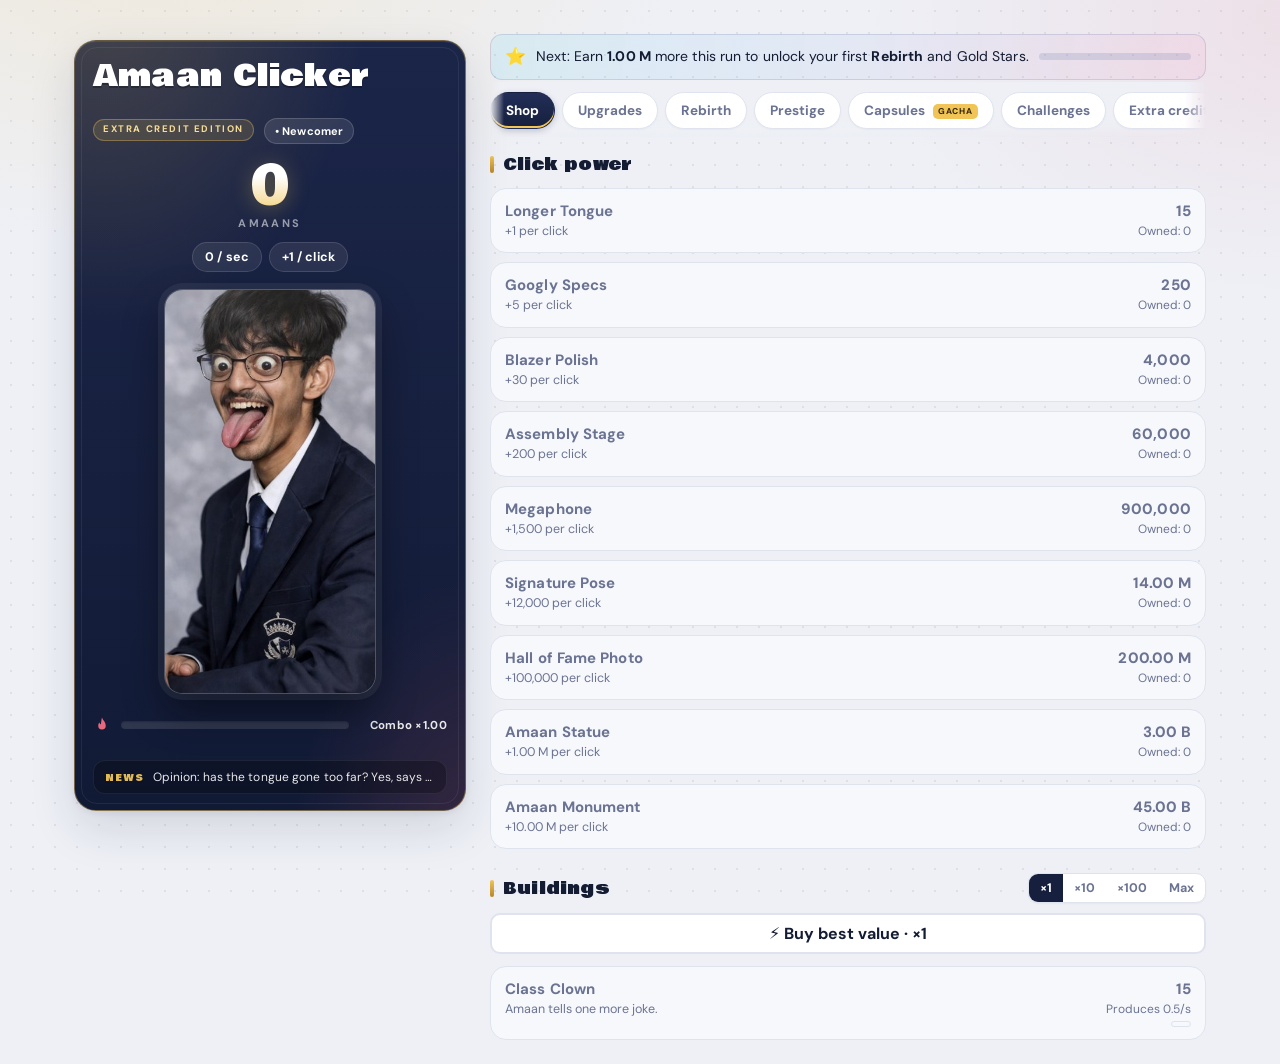
<file: games/amaan/index.html>
<!DOCTYPE html>
<html lang="en">
<head>
<script src="../../js/sound-guard.js"></script>
<meta charset="utf-8">
<meta name="viewport" content="width=device-width, initial-scale=1, viewport-fit=cover">
<title>Amaan Clicker</title>
<meta name="description" content="Click Amaan. Earn amaans. Rebirth, graduate, transcend. Repeat forever.">
<meta name="theme-color" content="#14203f">
<link rel="icon" href="amaan.jpg">
<link rel="preconnect" href="https://fonts.googleapis.com">
<link rel="preconnect" href="https://fonts.gstatic.com" crossorigin>
<link href="https://fonts.googleapis.com/css2?family=Bowlby+One&family=DM+Sans:ital,wght@0,400;0,600;0,700;1,400&display=swap" rel="stylesheet">
<link rel="stylesheet" href="css/style.css">
</head>
<body>

<svg width="0" height="0" style="position:absolute" aria-hidden="true">
  <symbol id="i-star" viewBox="0 0 24 24"><path d="M12 2.5l2.9 6.1 6.7.8-4.9 4.6 1.3 6.6L12 17.3 6 20.6l1.3-6.6L2.4 9.4l6.7-.8z"/></symbol>
  <symbol id="i-diploma" viewBox="0 0 24 24"><path d="M4 6a2 2 0 0 1 2-2h12a2 2 0 0 1 2 2v9a2 2 0 0 1-2 2h-5l-1 3-1-3H6a2 2 0 0 1-2-2zm3 3h10v1.5H7zm0 3h7v1.5H7z"/></symbol>
  <symbol id="i-halo" viewBox="0 0 24 24"><path d="M12 4c5 0 9 1.8 9 4s-4 4-9 4-9-1.8-9-4 4-4 9-4zm0 2c-3.9 0-7 1-7 2s3.1 2 7 2 7-1 7-2-3.1-2-7-2zm0 7c3.5 0 6.4-.8 7.9-2.1V15c0 2.2-3.5 4-7.9 4s-7.9-1.8-7.9-4v-4.1C5.6 12.2 8.5 13 12 13z"/></symbol>
  <symbol id="i-bolt" viewBox="0 0 24 24"><path d="M13 2L4 14h7l-1 8 9-12h-7z"/></symbol>
  <symbol id="i-lock" viewBox="0 0 24 24"><path d="M7 10V7a5 5 0 0 1 10 0v3h1a2 2 0 0 1 2 2v8a2 2 0 0 1-2 2H6a2 2 0 0 1-2-2v-8a2 2 0 0 1 2-2zm2 0h6V7a3 3 0 0 0-6 0z"/></symbol>
  <symbol id="i-check" viewBox="0 0 24 24"><path d="M4 12.5l5 5L20 6.5l-1.5-1.5L9 14.5 5.5 11z"/></symbol>
  <symbol id="i-flame" viewBox="0 0 24 24"><path d="M12 2c1 4 5 5.5 5 11a5 5 0 0 1-10 0c0-2 .8-3.3 1.6-4.3.3 1.6 1 2.3 1.9 2.3.6-3 .5-5.5 1.5-9z"/></symbol>
</svg>

<div class="wrap">

  <aside class="stage" id="stage" aria-label="Click area">
    <div class="stage-top">
      <h1>Amaan Clicker</h1><span class="edition">EXTRA CREDIT EDITION</span><span class="rank-badge" id="rankBadge"></span>
      <div class="prestige-pills" id="pills" aria-label="Prestige currencies"></div>
    </div>

    <div class="count" id="bal">0</div>
    <div class="sub">amaans</div>
    <div class="rates">
      <span id="cps" title="Amaans produced per second">0 / sec</span>
      <span id="cpc" title="Amaans per click">+1 / click</span>
    </div>

    <div class="pic" id="pic">
      <button id="hit" aria-label="Click Amaan to earn amaans">
        <img alt="Amaan sticking his tongue out" src="amaan.jpg" width="360" height="691" draggable="false">
        <span class="click-tongue" id="clickTongue" aria-hidden="true"></span>
      </button>
      <div class="fever-ring" id="feverRing" aria-hidden="true"></div>
    </div>

    <div class="heat" title="Click fast to build combo. Hit 100% for FEVER.">
      <svg class="ico" aria-hidden="true"><use href="#i-flame"/></svg>
      <div class="heat-bar"><i id="heatFill"></i></div>
      <span id="heatTxt">Combo ×1.00</span>
    </div>

    <div class="buffs" id="buffs" aria-live="off"></div>

    <div class="ticker" aria-label="Amaan news">
      <span class="ticker-tag">NEWS</span>
      <span class="ticker-text" id="news">Amaan sticks tongue out. Economy reacts.</span>
    </div>

    <div id="goldZone" class="gold-zone" aria-live="polite"></div>
  </aside>

  <main class="side">
    <nav class="tabs" id="tabs" role="tablist" aria-label="Game sections">
      <button class="tab on" data-tab="shop" role="tab" aria-selected="true">Shop</button>
      <button class="tab" data-tab="upg" role="tab">Upgrades<i class="dot" id="dotUpg" hidden></i></button>
      <button class="tab" data-tab="rebirth" role="tab">Rebirth<i class="dot" id="dotReb" hidden></i></button>
      <button class="tab" data-tab="prestige" role="tab">Prestige<i class="dot" id="dotPre" hidden></i></button>
      <button class="tab" data-tab="chal" role="tab">Challenges</button>
      <button class="tab" data-tab="activities" role="tab">Extra credit <i class="new-tag">NEW</i></button>
      <button class="tab" data-tab="minions" role="tab">Hire Amaans <i class="new-tag">BIG</i></button>
      <button class="tab" data-tab="pets" role="tab">Pets <i class="new-tag">NEW</i></button>
      <button class="tab" data-tab="chat" role="tab">Global Chat <i class="new-tag">LIVE</i></button>
      <button class="tab" data-tab="essence" role="tab">Essence Lab <i class="new-tag">NEW</i></button>
      <button class="tab" data-tab="style" role="tab">Wardrobe &amp; Story</button>
      <button class="tab" data-tab="ach" role="tab">Trophies</button>
      <button class="tab" data-tab="stats" role="tab">Stats</button>
      <button class="tab" data-tab="set" role="tab">Settings</button>
    </nav>

    <!-- SHOP -->
    <section class="panel on" id="p-shop" role="tabpanel">
      <div class="panel-head">
        <h2>Click power</h2>
      </div>
      <div class="list" id="L1"></div>

      <div class="panel-head">
        <h2>Buildings</h2>
        <div class="seg" id="buyAmt" role="group" aria-label="Buy amount">
          <button data-n="1" class="on">×1</button>
          <button data-n="10">×10</button>
          <button data-n="100">×100</button>
          <button data-n="max">Max</button>
        </div>
      </div>
      <button class="btn best-buy" id="bestBuy" title="Buy one affordable building with the highest base production per amaan">⚡ Buy best value · ×1</button><div class="list" id="L2"></div>
    </section>

    <!-- UPGRADES -->
    <section class="panel" id="p-upg" role="tabpanel">
      <div class="panel-head">
        <h2>Available upgrades</h2>
        <span class="hint" id="upgCount"></span>
      </div>
      <div class="ugrid" id="L3"></div>
      <div class="empty" id="upgEmpty" hidden>
        <b>Nothing to buy right now.</b>
        <span>Own more buildings or earn more amaans to reveal new upgrades. Each building unlocks a tier upgrade at 1, 5, 25, 50, 100, 150, 200, 250 and 300 owned.</span>
      </div>
      <details class="bought">
        <summary>Purchased upgrades (<span id="boughtN">0</span>)</summary>
        <div class="ugrid small" id="L3b"></div>
      </details>
    </section>

    <!-- REBIRTH -->
    <section class="panel" id="p-rebirth" role="tabpanel">
      <div class="prestige-card stars">
        <div class="pc-ico"><svg class="ico big" aria-hidden="true"><use href="#i-star"/></svg></div>
        <div class="pc-body">
          <h2>Rebirth</h2>
          <p>Start the school year over. You lose amaans, buildings and upgrades, but you keep your <b>Gold Stars</b>, your trophies and everything in the Sticker Book. Each Gold Star permanently boosts production by <b id="starRate">+10%</b>.</p>
          <div class="pc-stats">
            <div><small>Gold Stars</small><b id="starsUnspent">0</b></div>
            <div><small>Earned this cycle</small><b id="starsTot">0</b></div>
            <div><small>Production bonus</small><b id="starBonus">×1.00</b></div>
            <div><small>Next star at</small><b id="nextStar">1.00 M</b></div>
          </div>
          <button class="big-btn" id="rebirthBtn" disabled>Rebirth for <b>+0</b> Gold Stars</button>
          <p class="hint">Gold Stars earned = √(amaans earned this cycle ÷ 1,000,000), times your star multipliers. Earning is cumulative, so rebirthing early or late gives the same total.</p>
        </div>
      </div>

      <div class="panel-head"><h2>Sticker Book</h2><span class="hint">Spend Gold Stars. Spending does not reduce your production bonus.</span></div>
      <div class="ugrid" id="L4"></div>
    </section>

    <!-- PRESTIGE -->
    <section class="panel" id="p-prestige" role="tabpanel">
      <div class="prestige-card diplomas" id="gradCard">
        <div class="pc-ico"><svg class="ico big" aria-hidden="true"><use href="#i-diploma"/></svg></div>
        <div class="pc-body">
          <h2>Graduation</h2>
          <p>Leave the school entirely. Resets everything a Rebirth resets <b>plus</b> your Gold Stars and Sticker Book. In exchange you earn <b>Diplomas</b>: each one gives <b>+50% production</b> and <b>+50% Gold Stars</b> forever.</p>
          <div class="pc-stats">
            <div><small>Diplomas</small><b id="dipUnspent">0</b></div>
            <div><small>Earned this cycle</small><b id="dipTot">0</b></div>
            <div><small>Stars since graduation</small><b id="starsEver">0</b></div>
            <div><small>Next diploma at</small><b id="nextDip">300 stars</b></div>
          </div>
          <div class="locked" id="gradLock"><svg class="ico" aria-hidden="true"><use href="#i-lock"/></svg> Buy <b>Hall Pass</b> in the Sticker Book to unlock Graduation.</div>
          <button class="big-btn" id="gradBtn" disabled hidden>Graduate for <b>+0</b> Diplomas</button>
          <p class="hint">Diplomas = √(Gold Stars earned since last Graduation ÷ 300), times your diploma multipliers.</p>
        </div>
      </div>

      <div class="panel-head"><h2>Trophy Cabinet</h2><span class="hint">Spend Diplomas on powerful permanent perks.</span></div>
      <div class="ugrid" id="L5"></div>

      <div class="prestige-card halos" id="transCard">
        <div class="pc-ico"><svg class="ico big" aria-hidden="true"><use href="#i-halo"/></svg></div>
        <div class="pc-body">
          <h2>Transcendence</h2>
          <p>Amaan becomes a legend. Resets <b>everything</b>, including Diplomas and the Trophy Cabinet. Each <b>Halo</b> adds <b>+100% production</b>, <b>+20% Gold Stars</b> and <b>+10% Diplomas</b> to its base bonus. The base Halo bonus remains linear. Combined prestige bonuses have diminishing returns, and later Halos cost more.</p>
          <div class="pc-stats">
            <div><small>Halos</small><b id="haloN">0</b></div>
            <div><small>Diplomas ever earned</small><b id="dipAll">0</b></div>
            <div><small>Next halo at</small><b id="nextHalo">25 diplomas</b></div>
            <div><small>Transcendences</small><b id="transN">0</b></div>
          </div>
          <div class="locked" id="transLock"><svg class="ico" aria-hidden="true"><use href="#i-lock"/></svg> Buy <b>Legacy Tie</b> in the Trophy Cabinet to unlock Transcendence.</div>
          <button class="big-btn" id="transBtn" disabled hidden>Transcend for <b>+0</b> Halos</button>
        </div>
      </div>
      <div class="activity-card"><b>Balanced Halo scaling</b><p class="hint">H Halos give production ×(1 + H), stars ×(1 + 0.2H), diplomas ×(1 + 0.1H) before softcaps.<br>Halo thresholds: 25, 100, 225, 400… cumulative diplomas (25 × H²). Existing saves keep earned Halos and use an adjusted threshold.</p></div><div class="panel-head"><h2>Halo milestones</h2></div>
      <div class="milestones" id="L6"></div>

      <div class="prestige-card legacy" id="legacyCard">
        <div class="pc-ico"><svg class="ico big" aria-hidden="true"><use href="#i-halo"/></svg></div>
        <div class="pc-body">
          <h2>Legacy</h2>
          <p>The layer above Transcendence. A Legacy reset wipes <b>everything</b> — amaans, buildings, Gold Stars, Diplomas and Halos — and pays out <b>Legacy points</b> based on the Halos you reached. Points are kept forever in their own save and buy permanent upgrades below.</p>
          <div class="pc-stats">
            <div><small>Legacy points</small><b id="legPts">0</b></div>
            <div><small>Earned all time</small><b id="legAll">0</b></div>
            <div><small>Legacy resets</small><b id="legRuns">0</b></div>
            <div><small>This reset pays</small><b id="legNext">+0</b></div>
          </div>
          <div class="locked" id="legLock"><svg class="ico" aria-hidden="true"><use href="#i-lock"/></svg> Reach your <b>first Halo</b> to unlock the Legacy layer.</div>
          <button class="big-btn" id="legBtn" disabled hidden>Legacy reset for <b>+0</b> points</button>
          <p class="hint" id="legHint">Legacy points = max(1, (Halos − 10) ÷ 2), rounded down.</p>
        </div>
      </div>
      <div class="panel-head"><h2>Legacy upgrades</h2><span class="hint">Three branches: Momentum starts you faster, Persistence carries things through resets, Mastery makes you stronger. Bought with Legacy points and never lost.</span></div>
      <div class="ugrid" id="L10"></div>
    </section>

    <!-- CHALLENGES -->
    <section class="panel" id="p-chal" role="tabpanel">
      <div class="panel-head"><h2>Challenges</h2><span class="hint">Each challenge starts a Rebirth under a special rule. Reach the goal to earn a permanent reward. Can be completed 5 times, with bigger goals each time.</span></div>
      <div class="locked" id="chalLock"><svg class="ico" aria-hidden="true"><use href="#i-lock"/></svg> Buy <b>Teacher's Lounge</b> in the Sticker Book to unlock Challenges.</div>
      <div class="active-chal" id="chalActive" hidden></div>
      <div class="list" id="L7"></div>
    </section>

    <section class="panel" id="p-activities" role="tabpanel">
      <div class="panel-head"><h2>Extra credit</h2><span class="new-tag">NEW</span></div>
      <p class="hint">A little more Amaan. Your original progression, with something extra to work towards.</p>
      <div class="activity-card streak-card"><b>🎁 Daily login streak</b><p class="hint">Claim once per day. Rewards grow until day 7. Miss a day and the streak restarts. Day 3 unlocks Gold Frame; day 7 unlocks Prism.</p>
      <div class="streak-dots" id="streakDots"></div><div class="sprint-stats"><div><strong id="streakNow">0</strong><small>Current streak</small></div><div><strong id="streakBest">0</strong><small>Best streak</small></div></div><button class="big-btn" id="claimDaily">Claim</button></div>
      <div class="panel-head"><h2>Daily homework</h2></div>
      <p class="hint">Resets at midnight UTC. Fixed amaan rewards, once per quest per day. Reward claims are paused during prestige challenges.</p>
      <div id="dailyList"></div>
      <div class="panel-head"><h2>30-second click sprint</h2></div>
      <div class="activity-card"><b>Beat your personal best.</b><p class="hint">Start the timer, then click Amaan or press Space away from a focused button. Normal click earnings continue; the sprint is just for bragging rights.</p>
      <div class="sprint-stats"><div><strong id="sprintTime">30s</strong><small>Remaining</small></div><div><strong id="sprintCount">0</strong><small>Clicks</small></div><div><strong id="sprintBest">0</strong><small>Personal best</small></div></div>
      <button class="big-btn" id="startSprint">Start sprint</button></div>
      <div class="panel-head"><h2>Milestone quests</h2></div><p class="hint">One-time goals across your whole save, with amaans, Gold Stars and cosmetics as rewards.</p><div id="mqList"></div>
      <div class="panel-head"><h2>Memory mini-game</h2></div>
      <div class="activity-card"><b>🧠 Blazer Badge Memory</b><p class="hint">Watch the pads flash, then repeat the pattern. Each round adds one flash. Reach 5 for a daily production prize; 8 is a perfect run.</p><div class="mem-pads" id="memPads"></div><p class="mem-msg" id="memMsg">Press start when ready.</p><div class="sprint-stats"><div><strong id="memBest">0</strong><small>Best</small></div><div><strong id="memDaily">Available</strong><small>Daily prize</small></div></div><button class="big-btn" id="memStart">Start memory game</button></div>

      <div class="panel-head"><h2>Amaan Arcade</h2><span class="new-tag">JUST FOR FUN</span></div>
      <div class="arcade-note"><b>🎮 No rewards, currencies, XP or boosts.</b><span>These games only save personal-best scores.</span></div>
      <div class="arcade-grid">
        <article class="mini-game-card">
          <div class="mini-game-head"><div><b>📸 Catch Amaan</b><small>Catch the moving photo for 20 seconds.</small></div><span>Best <b id="catchBest">0</b></span></div>
          <div class="catch-arena" id="catchArena"><span id="catchIdle">Press start when ready.</span><button id="catchTarget" aria-label="Catch Amaan" hidden><img src="amaan.jpg" alt="Amaan"></button></div>
          <div class="game-score"><span>Time <b id="catchTime">20.0s</b></span><span>Score <b id="catchScore">0</b></span></div><button class="big-btn" id="catchStart">Start Catch Amaan</button>
        </article>
        <article class="mini-game-card">
          <div class="mini-game-head"><div><b>👅 Tongue Timing</b><small>Stop the tongue marker inside the target. Five rounds.</small></div><span>Best <b id="tongueBestFun">0 / 500</b></span></div>
          <div class="tongue-meter"><i id="tongueTarget"></i><b id="tongueNeedle">👅</b></div><p class="game-message" id="tongueMessage">Press start when ready.</p>
          <div class="game-score"><span>Score <b id="tongueScore">0 / 500</b></span></div><div class="game-buttons"><button class="btn" id="tongueStartBtn">Start</button><button class="big-btn" id="tongueStopBtn" disabled>STOP!</button></div>
        </article>
        <article class="mini-game-card">
          <div class="mini-game-head"><div><b>⚡ Amaan Reaction Test</b><small>Wait for Amaan, then click. Five attempts.</small></div><span>Best <b id="reactionBest">—</b></span></div>
          <button class="reaction-pad" id="reactionPad"><span>📸</span><b>Press start when ready.</b></button>
          <div class="game-score"><span>Round <b id="reactionRound">0 / 5</b></span><span>Average <b id="reactionAverage">—</b></span></div><button class="big-btn" id="reactionStart">Start reaction test</button>
        </article>
      </div>
    </section>
    <section class="panel" id="p-style" role="tabpanel">
      <div class="panel-head"><h2>Prestige rank</h2></div><div class="activity-card"><strong class="rank-big" id="rankBig"></strong><p class="hint">Your rank is cosmetic and follows your best prestige achievement.</p><div class="rank-ladder" id="rankLadder"></div></div>
      <div class="panel-head"><h2>Amaan looks</h2><span class="hint">Locked looks show how to earn them.</span></div><div class="cos-grid" id="skinList"></div>
      <div class="panel-head"><h2>Stage backgrounds</h2></div><div class="cos-grid" id="bgList"></div>
      <div class="panel-head"><h2>The Legend of Amaan</h2></div><p class="hint">Story chapters unlock from all-time amaans. Some secrets are found elsewhere.</p><div class="lore-list" id="loreList"></div>
    </section>
    <section class="panel" id="p-minions" role="tabpanel">
      <div class="panel-head"><h2>Hire Amaans</h2><span class="new-tag">BIG FEATURE</span></div>
      <div class="activity-card" id="minionLocked"><b>👥 Build a team of different Amaans</b><p class="hint">Complete your first Rebirth to open Hire Amaans. Every hired Amaan, Hire Token and agency upgrade survives all prestige resets.</p><button class="big-btn" id="foundMinions" disabled>Rebirth once to unlock</button></div>
      <div id="minionOpen" hidden>
        <div class="minion-hero"><div><span class="crew-mark">◆</span><div><small>Hire Tokens</small><strong id="minionTokens">0</strong></div></div><div><small>All-time tokens</small><b id="minionEarned">0</b></div><div><small>Work shifts</small><b id="minionCycles">0</b></div><div><small>Agency rank</small><b id="minionRank">◇ Trainee</b></div></div>
        <div class="diversity-note"><b>Appearance and heritage are cosmetic.</b><span>Power, Speed and Efficiency come only from job and level, so no race or heritage receives better stats.</span></div>

        <div class="panel-head"><h2>Automatic Amaan shift</h2><span class="hint">Your active team works continuously—there is no dungeon or adventure mode.</span></div>
        <div class="shift-card"><div><small>NEXT PAYDAY</small><strong id="shiftStatus">Assign 3 Amaans</strong></div><div class="shift-rewards"><span><b id="shiftYield">—</b><small>Hire Tokens</small></span><span><b id="shiftXp">—</b><small>XP each</small></span></div><div class="shift-bar"><i id="shiftBar"></i></div><p class="hint">A base shift lasts 10 minutes. Speed shortens it and Efficiency improves rewards. Amaans work offline for up to 8 hours.</p></div>

        <div class="panel-head"><h2>Active Amaan team</h2><span class="hint">Choose 3. Job synergies boost matching buildings.</span></div><div class="team-slots" id="teamSlots"></div><div class="team-totals"><span>⚔ Power <b id="teamPower">0</b></span><span>⚡ Speed <b id="teamSpeed">0</b></span><span>◆ Efficiency <b id="teamEff">0</b></span><span>📈 Team production <b id="teamProd">+0%</b></span></div>

        <div class="panel-head"><h2>Hire Amaans Completion</h2><span class="hint">The long-term goal</span></div><div class="mastery-card"><div><b>Hire all 8 Amaan types</b><strong id="typeProgress">0 / 8</strong></div><div><b>Collect all 6 jobs</b><strong id="jobProgress">0 / 6</strong></div><div><b>Train 3 Amaans to level 30</b><strong id="veteranProgress">0 / 3</strong></div><div class="mastery-bar"><i id="masteryBar"></i></div><div class="amaan-type-list" id="amaanTypeList"></div><p class="hint">Completion awards the permanent Head Hirer title and <b>+25% global production</b>.</p><div class="mastery-done" id="masteryDone" hidden>👑 HIRE AMAANS COMPLETE</div></div>

        <div class="panel-head"><h2>Your hired Amaans</h2><span class="hint"><b id="minionRosterCount">0 / 10</b> hired</span></div><p class="hint">XP automatically raises levels to 30. Manual Training buys one level immediately. Optional Auto Training buys one affordable level after each shift.</p><div class="minion-grid" id="minionRoster"></div>

        <div class="panel-head"><h2>Hire a new Amaan</h2><span class="hint">Next hire: <b id="minionRecruitCost">10</b> ◆ · Capacity <b id="minionCapacity">10</b></span></div>
        <div class="hire-builder"><label><span>Amaan type / heritage</span><select id="hireHeritage"></select></label><label><span>Job</span><select id="hireJob"></select></label><div class="hire-preview" id="hirePreview"></div><button class="big-btn" id="hireAmaanBtn">Hire this Amaan</button></div>

        <div class="panel-head"><h2>Hire Amaans upgrades</h2><span class="hint">Permanent and capped. Production bonuses pause during Challenges.</span></div><div class="ugrid" id="minionPerks"></div>
        <details class="minion-help"><summary>How Hire Amaans works</summary><ul><li>Choose any of 8 diverse Amaan appearances and any of 6 jobs—48 possible combinations.</li><li>Heritage changes only the portrait. Job and level determine every stat and bonus.</li><li>Power strengthens job-building synergy; Speed shortens shifts; Efficiency improves XP and Hire Token pay.</li><li>Levels 10 and 20 unlock silver and gold uniforms.</li><li>Job-building synergies are now capped at +100%; active-team Power also provides up to +150% global production. Agency Banner gives +5% and Click Coach gives +8% per level.</li><li>Hired Amaans work offline for up to 8 hours and survive every prestige reset.</li></ul></details>
        <div class="panel-head"><h2>Hiring log</h2></div><ol class="minion-log" id="minionLog"></ol>
      </div>
    </section>

    <section class="panel" id="p-pets" role="tabpanel">
      <div class="panel-head"><h2>Pet Amaans</h2><span class="new-tag">NEW</span></div>
      <div class="activity-card pet-lock-card" id="petLocked"><b>🥚 The Amaan Egg is dormant</b><p>Earn <b>3 Halos</b> to unlock eggs and your first pet slot.</p><div class="pet-lock-progress"><span>Current Halos: <b id="petHaloNow">0</b></span><span>Still needed: <b id="petHaloNeed">3</b></span></div><p class="hint">Pet XP unlocks later at 5 Halos. Everything in this system survives Transcendence.</p></div>
      <div id="petOpen" hidden>
        <div class="pet-hero"><div><span>🥚</span><div><small>Egg Sanctuary</small><strong id="petHatches">0</strong><small>eggs opened</small></div></div><div><small>Hire Tokens</small><b id="petHireTokens">0</b></div><div><small>Collection</small><b id="petFound">0 / 5</b></div><div><small>Equipped slots</small><b id="petSlotCount">0 / 1</b></div></div>
        <div class="locked" id="petXpLock">🔒 Reach <b>5 Halos</b> to earn Pet XP from Hire Amaans shifts, every 100 manual clicks and feeding. Pets still provide their level-1 boost before then.</div>

        <div class="egg-card"><div class="big-egg">🥚</div><div><h2>Open an Amaan Egg</h2><p>Costs <b>25 Hire Tokens</b>. Duplicates are stored for Breed/Fuse upgrades.</p><div class="egg-odds"><span class="o-common">Tiny Amaan · 50%</span><span class="o-uncommon">Tongue Amaan · 30%</span><span class="o-rare">Worker Amaan · 15%</span><span class="o-legend">Halo Amaan · 4.9%</span><span class="o-mythic">Amaan Dih · 0.1%</span></div></div><button class="big-btn" id="hatchPetBtn">Open egg · 25 ◆</button></div>

        <div class="panel-head"><h2>Equipped pets</h2><span class="hint">1 slot at 3 Halos · 2 at 5 · 3 at 10</span></div><div class="pet-slots" id="petActiveSlots"></div>
        <div class="panel-head"><h2>Pet collection</h2><span class="hint">Boosts increase every level and at evolutions 10, 25 and 50.</span></div><div class="pet-grid" id="petCollection"></div>

        <details class="pet-help"><summary>How Pet Amaans work</summary><ul><li>Egg odds are exactly 50%, 30%, 15%, 4.9% and 0.1% per hatch.</li><li>Amaan Dih is the Mythic 0.1% pet.</li><li>At 5 Halos, equipped pets earn XP from completed Hire Amaans shifts and every 100 manual clicks.</li><li>Feed a pet with amaans for 50 XP. Feed cost scales with its level and your production.</li><li>Two duplicate copies can be Breed/Fused into a Bond Star, making that pet's boost 15% stronger. Maximum 5 stars.</li><li>Each pet has a cooldown ability. It must be equipped to activate it.</li><li>Pets, levels, duplicates, Bond Stars, cooldowns and equipped slots all survive Transcendence.</li></ul></details>
      </div>
    </section>

    <section class="panel" id="p-chat" role="tabpanel">
      <div class="panel-head"><h2>Global Chat</h2><span class="chat-status wait" id="chatStatus">Open this tab to connect</span></div>
      <div class="chat-safety"><b>🌍 Public chat</b><span>Messages can be seen by other players. Don’t share your real name, school, address, passwords or other personal information.</span></div>
      <div class="chat-error" id="chatError" hidden><b>Chat could not connect</b><p id="chatErrorText"></p><button class="btn" id="chatRetry">Retry connection</button></div>

      <div class="chat-name-card" id="chatNameCard" hidden>
        <b>Choose a chat name</b><p>Use 3–16 letters, numbers or underscores. It must be unique.</p><div><input id="chatNameInput" maxlength="16" autocomplete="nickname" placeholder="AmaanFan123"><button class="btn primary" id="chatSaveName">Save name</button></div><small id="chatNameError"></small>
      </div>

      <div class="chat-main" id="chatMain" hidden>
        <div class="chat-toolbar"><div>Chatting as <b id="chatMyName"></b></div><button id="chatChangeName">Change name</button><button id="chatClearBlocks">Blocked: <span id="chatBlockedCount">0</span> · clear</button></div>
        <div class="chat-messages" id="chatMessages" role="log" aria-live="polite" aria-label="Global chat messages"><div class="chat-empty">Loading messages…</div></div>
        <div class="chat-compose"><textarea id="chatInput" rows="2" maxlength="250" placeholder="Message global chat…" aria-label="Chat message"></textarea><div><small id="chatCharCount">0 / 250</small><button class="big-btn" id="chatSend" disabled>Send</button></div><p id="chatSendError"></p></div>
      </div>

      <details class="chat-rules"><summary>Chat rules and moderation</summary><ul><li>Be respectful—no harassment, hate speech, threats or sexual content.</li><li>No personal information, impersonation, spam or links.</li><li>Messages are limited to 250 characters, with a 3-second cooldown and 10-message-per-minute limit.</li><li>Use Report for inappropriate messages. Block hides that player on this device.</li><li>Moderators can delete messages and ban anonymous chat accounts through Supabase.</li><li>Chat identities are separate from game saves. Clearing browser storage creates a new anonymous chat account.</li></ul></details>
    </section>

    <section class="panel" id="p-essence" role="tabpanel"><div class="panel-head"><h2>Essence Lab</h2><span class="new-tag">NEW</span></div>
      <div class="activity-card"><b>◆ A slower kind of power</b><p class="hint">After your first Halo, earn 1 Essence per 5 minutes of active play. Click at least once each minute to keep the meter running. No offline Essence, no earnings during challenges, maximum 20 per local calendar day. Partial progress carries over.</p><div class="sprint-stats"><div><strong id="essBalance">0</strong><small>Available</small></div><div><strong id="essEarned">0</strong><small>All-time</small></div><div><strong id="essDaily">0 / 20</strong><small>Earned today</small></div></div><progress id="essProgress" max="300" value="0" style="width:100%;accent-color:var(--purple)"></progress><p class="hint">Essence and all Lab upgrades survive Rebirth, Graduation and Transcendence. Upgrade costs double with each level, and every upgrade has a maximum level.</p></div>
      <div class="locked" id="essLock">🔒 Earn your first Halo to unlock the Lab.</div><div class="ugrid" id="essList"></div>
      <div class="activity-card"><b>Balance update</b><p class="hint">Gold Star production softcaps at ×100; Diploma production at ×25. Above each threshold, further growth uses a 0.35 power. Combined global bonuses softcap at ×1,000. Gold Star earning multipliers softcap at ×10 and Diploma earning at ×5. Output above 1e30 per click or second also has diminishing returns. Click Frenzy is ×25, and the 8/13-Halo milestone boosts are +25% each. Currency totals are capped at 1e100 to prevent numeric overflow. Your earned currencies are retained unless above that safety ceiling.</p></div>
    </section>
    <!-- ACHIEVEMENTS -->
    <section class="panel" id="p-ach" role="tabpanel">
      <div class="panel-head"><h2>Trophies</h2><span class="hint" id="achCount"></span></div>
      <p class="hint">Every trophy adds <b>+1%</b> to the base trophy multiplier, before combined softcaps. Hover or tap one to see how to earn it.</p>
      <div id="L8"></div>
    </section>

    <!-- STATS -->
    <section class="panel" id="p-stats" role="tabpanel">
      <div class="panel-head"><h2>Statistics</h2></div>
      <div class="statgrid" id="L9"></div>
    </section>

    <!-- SETTINGS -->
    <section class="panel" id="p-set" role="tabpanel">
      <div class="panel-head"><h2>Settings</h2></div>
      <div class="settings">
        <label class="row"><span>Theme</span>
          <select id="setTheme"><option value="auto">System</option><option value="light">Light</option><option value="dark">Dark</option></select>
        </label>
        <label class="row"><span>Sound effects</span><input type="checkbox" id="setSound" checked></label>
        <label class="row"><span>Click particles</span><input type="checkbox" id="setFx" checked></label>
        <label class="row"><span>Number format</span>
          <select id="setNum"><option value="short">Short (1.23 M)</option><option value="sci">Scientific (1.23e6)</option></select>
        </label>
        <label class="row" id="rowAuto" hidden><span>Autopilot (auto-buy buildings)</span><input type="checkbox" id="setAuto" checked></label>
        <label class="row" id="rowAutoU" hidden><span>Auto-Upgrades</span><input type="checkbox" id="setAutoU" checked></label>
      </div>
      <div class="panel-head"><h2>Save</h2></div>
      <p class="hint">Your game saves automatically every few seconds in this browser. Export a save code to move it to another device.</p>
      <div class="btnrow">
        <button class="btn" id="btnSave">Save now</button>
        <button class="btn" id="btnExport">Export save</button>
        <button class="btn" id="btnImport">Import save</button>
        <button class="btn danger" id="btnWipe">Wipe everything</button>
      </div>
      <textarea id="saveBox" rows="4" placeholder="Save code appears here, or paste one and press Import." spellcheck="false"></textarea>
      <p class="hint" id="saveMsg"></p>
    </section>
  </main>
</div>

<div class="toasts" id="toasts" aria-live="polite"></div>

<div class="modal" id="modal" hidden>
  <div class="modal-card" role="dialog" aria-modal="true" aria-labelledby="mTitle">
    <h2 id="mTitle">Title</h2>
    <div class="modal-body" id="mBody"></div>
    <div class="btnrow" id="mBtns"></div>
  </div>
</div>

<script src="js/supa-config.js"></script>
<script src="js/supabase.bundle.js"></script>
<script src="js/legacy.js"></script>
<script src="js/game.js"></script>
<script src="js/leaderboard.js"></script>
<script src="js/hub-extras.js"></script>
<script src="js/gacha.js"></script>
<script src="js/chat.js"></script>
</body>
</html>
</file>
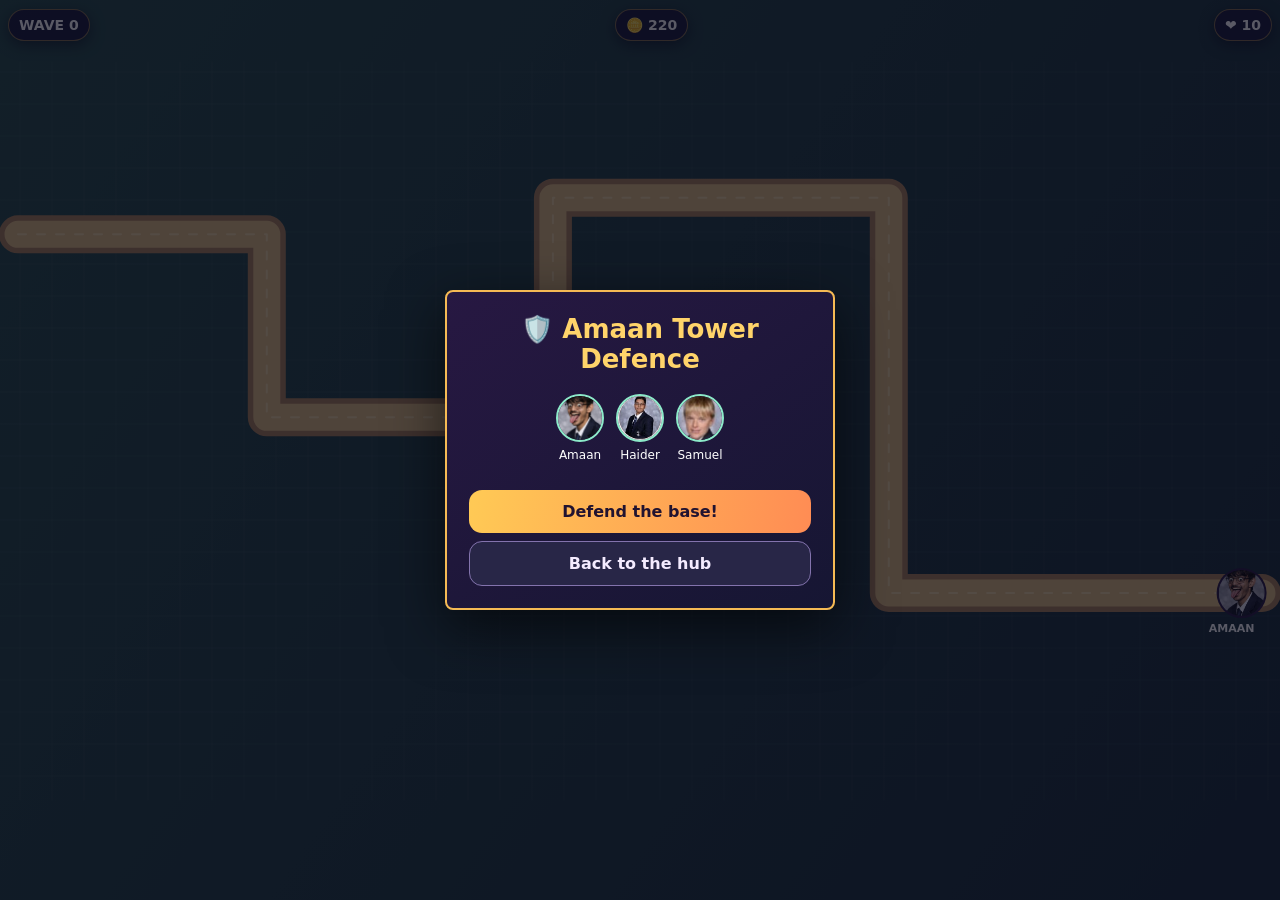
<file: games/amaantd/index.html>
<!DOCTYPE html>

<html lang="en"><head>
<script src="../../js/sound-guard.js"></script><meta content="text/html; charset=utf-8" http-equiv="Content-Type"/><link href="style.css" rel="stylesheet"/><meta content="width=device-width,initial-scale=1,maximum-scale=1,user-scalable=no" name="viewport"/><title>Amaan Tower Defence · The Game Hub</title>
<meta content="Protect Amaan with character defenders, upgrades and escalating enemy waves." name="description"/><meta content="Amaan Tower Defence · The Game Hub" property="og:title"/><meta content="Protect Amaan with character defenders, upgrades and escalating enemy waves." property="og:description"/><meta content="website" property="og:type"/><meta content="summary_large_image" name="twitter:card"/></head><body>
<canvas aria-label="Amaan Tower Defence playing field" id="c"></canvas><div id="hud"><span class="pill" id="wave">WAVE 0</span><span class="pill" id="cash">🪙 220</span><span class="pill" id="lives">❤️ 10</span></div><div id="toast" role="status"></div><button id="next-wave" class="wave-button" hidden>▶ Start wave</button><div id="tower-controls" aria-label="Choose defender"><button data-tower="0" aria-label="Build Amaan" title="Build Amaan · 70 coins"><img src="../amaan/amaan.jpg" alt="Amaan"><span>Amaan</span><strong>🪙 70</strong></button><button data-tower="1" aria-label="Build Haider" title="Build Haider · 110 coins"><img src="../angryhaider/haider.png" alt="Haider"><span>Haider</span><strong>🪙 110</strong></button><button data-tower="2" aria-label="Build Samuel" title="Build Samuel · 150 coins"><img src="../connectsamuel/samuel.png" alt="Samuel"><span>Samuel</span><strong>🪙 150</strong></button></div>
<div class="veil on" id="intro"><div class="panel"><h1>🛡️ Amaan Tower Defence</h1><button class="btn" id="start">Defend the base!</button><a class="btn alt" href="../../index.html">Back to the hub</a></div></div>
<div class="veil" id="over"><div class="panel"><h1 id="overTitle">The base is safe!</h1><p id="overText" aria-live="polite"></p><button class="btn" id="again">Play again</button><a class="btn alt" href="../../index.html">Back to the hub</a></div></div>
<script src="../../js/crew-rules.js"></script><script src="../../js/crew-game.js"></script><script src="game.js"></script>
</body></html>
</file>
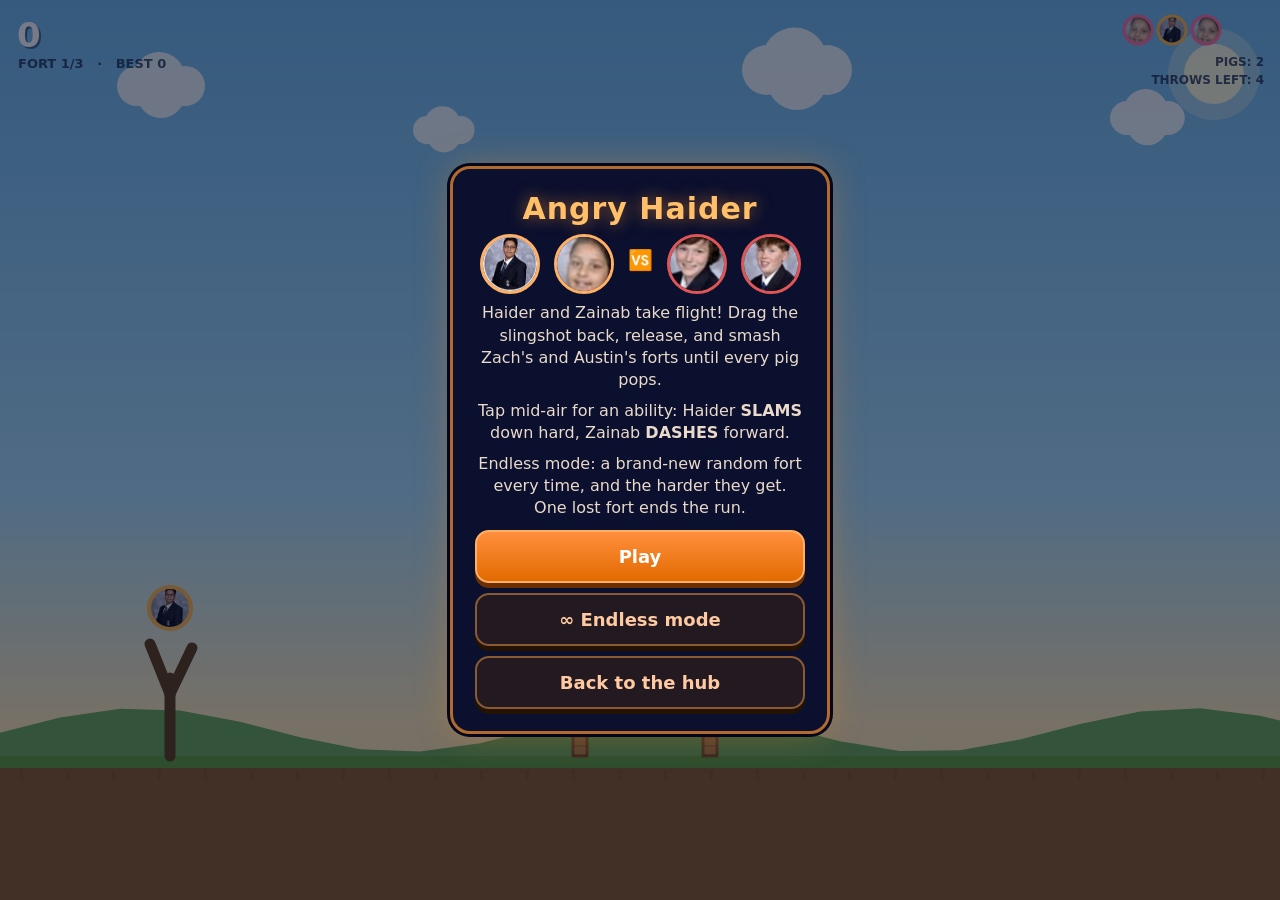
<file: games/angryhaider/index.html>
<!doctype html>
<html lang="en">
<head>
<script src="../../js/sound-guard.js"></script>
<meta charset="utf-8">
<meta name="viewport" content="width=device-width,initial-scale=1,viewport-fit=cover">
<title>Angry Haider</title>
<style>
  html,body{margin:0;height:100%;background:#79c6f2;color:#1c2b4d;font-family:system-ui,-apple-system,"Segoe UI",sans-serif;overflow:hidden;touch-action:none;-webkit-user-select:none;user-select:none}
  #wrap{position:fixed;inset:0;background:#79c6f2}
  #cv{position:absolute;inset:0;width:100%;height:100%;display:block}
  .ov{position:fixed;inset:0;display:none;align-items:center;justify-content:center;background:rgba(9,16,38,.55);z-index:10}
  .ov.on{display:flex}
  .panel{background:#0b102e;border:3px solid #b26a2e;border-radius:20px;padding:22px;text-align:center;width:min(86%,330px);
    box-shadow:0 0 0 3px #05061a,0 0 34px rgba(230,140,40,.35);color:#f2e9dd}
  h1{margin:0 0 8px;font-size:30px;color:#ffc069;letter-spacing:1px;text-shadow:0 0 16px rgba(255,150,50,.55)}
  p{margin:8px 0;line-height:1.4;color:#eadaca}
  .btn{display:block;width:100%;margin-top:10px;padding:14px;border-radius:14px;border:2px solid #ffb066;
    background:linear-gradient(180deg,#ff8f3d,#e26a00);color:#fff;font:700 18px system-ui,sans-serif;
    box-shadow:0 5px 0 #6b2f00;cursor:pointer}
  .btn:active{transform:translateY(2px);box-shadow:0 3px 0 #6b2f00}
  .btn.ghost{background:rgba(80,44,10,.35);color:#ffc9a1;border-color:#8a5a33;box-shadow:0 5px 0 #241203}
  .faces{display:flex;justify-content:center;gap:14px;margin:4px 0 8px}
  .faces img{width:54px;height:54px;border-radius:50%;object-fit:cover;border:3px solid #ffb066}
  .faces img.z{border-color:#e05555}
  .vs{position:relative;top:14px;font-size:20px}
</style>
</head>
<body>
<div id="wrap"><canvas id="cv"></canvas></div>

<div class="ov on" id="pStart">
  <div class="panel">
    <h1>Angry Haider</h1>
    <div class="faces">
      <img src="haider.png" alt=""><img src="zainab.png" alt=""><span class="vs">🆚</span><img class="z" src="zach.png" alt=""><img class="z" src="austin.png" alt="">
    </div>
    <p>Haider and Zainab take flight! Drag the slingshot back, release, and smash Zach's and Austin's forts until every pig pops.</p>
    <p>Tap mid-air for an ability: Haider <b>SLAMS</b> down hard, Zainab <b>DASHES</b> forward.</p>
    <p>Endless mode: a brand-new random fort every time, and the harder they get. One lost fort ends the run.</p>
    <button class="btn" id="bPlay">Play</button>
    <button class="btn ghost" id="bEndless">∞ Endless mode</button>
    <button class="btn ghost" id="bHub">Back to the hub</button>
  </div>
</div>

<div class="ov" id="pClear">
  <div class="panel">
    <h1 id="cTitle">Fort cleared!</h1>
    <p id="cSub"></p>
    <button class="btn" id="bNext">Next fort →</button>
    <button class="btn ghost" id="bRe1">Replay this fort</button>
    <button class="btn ghost" id="bHub3">Back to the hub</button>
  </div>
</div>

<div class="ov" id="pOver">
  <div class="panel">
    <h1 id="oTitle">OUT OF BIRDS</h1>
    <p id="oSub"></p>
    <button class="btn" id="bRetry">Try this fort again</button>
    <button class="btn ghost" id="bRe2">Restart campaign</button>
    <button class="btn ghost" id="bHub2">Back to the hub</button>
  </div>
</div>

<div class="ov" id="pWin">
  <div class="panel">
    <h1>ALL FORTS DOWN! 🏆</h1>
    <p id="wSub"></p>
    <button class="btn" id="bAgainC">Play the campaign again</button>
    <button class="btn ghost" id="bHub4">Back to the hub</button>
  </div>
</div>

<script>
(function () {
  'use strict';

  var cv = document.getElementById('cv'), ctx = cv.getContext('2d');
  var W = 0, H = 0, DPR = 1;

  /* ---------- characters ---------- */
  var IMG = {};
  ['haider', 'zainab', 'zach', 'austin'].forEach(function (n) {
    var im = new Image(); im.src = n + '.png'; IMG[n] = im;
  });
  var BIRDS = [
    { who: 'haider', name: 'Haider', r: 21, ring: '#ffb94d', dmg: 1.55, tag: 'SLAM' },
    { who: 'zainab', name: 'Zainab', r: 19, ring: '#ff6fa5', dmg: 1.2, tag: 'DASH' },
    { who: 'haider', name: 'Haider', r: 21, ring: '#ffb94d', dmg: 1.55, tag: 'SLAM' },
    { who: 'zainab', name: 'Zainab', r: 19, ring: '#ff6fa5', dmg: 1.2, tag: 'DASH' }
  ];

  /* ---------- storage ---------- */
  function ls(k, d) { try { var v = localStorage.getItem(k); return v === null ? d : v; } catch (e) { return d; } }
  function save(k, v) { try { localStorage.setItem(k, v); } catch (e) {} }
  var best = Number(ls('angryHaiderBest', 0)) || 0;

  /* ---------- sound + haptics (hub switches) ---------- */
  function soundOn() { return ls('gamehub-sound', '1') !== '0'; }
  function hapticsOn() { return ls('gamehub-haptics', '1') !== '0'; }
  var actx = null;
  function audio() {
    if (!actx) { try { actx = new (window.AudioContext || window.webkitAudioContext)(); } catch (e) {} }
    if (actx && actx.state === 'suspended') actx.resume().catch(function () {});
  }
  function tone(f, d, type, vol, slide, when) {
    if (!soundOn() || !actx) return;
    try {
      var t = actx.currentTime + (when || 0);
      var o = actx.createOscillator(), g = actx.createGain();
      o.type = type || 'triangle';
      o.frequency.setValueAtTime(f, t);
      if (slide) o.frequency.exponentialRampToValueAtTime(Math.max(30, slide), t + d);
      g.gain.setValueAtTime(0.0001, t);
      g.gain.exponentialRampToValueAtTime(vol || 0.12, t + 0.012);
      g.gain.exponentialRampToValueAtTime(0.0001, t + d);
      o.connect(g); g.connect(actx.destination);
      o.start(t); o.stop(t + d + 0.03);
    } catch (e) {}
  }
  var sfx = {
    launch: function () { tone(220, 0.25, 'sine', 0.16, 620); tone(440, 0.18, 'triangle', 0.08, 880, 0.02); },
    thud: function (v) { tone(90 + Math.min(60, v), 0.12, 'sine', 0.14, 45); },
    crack: function () { tone(340, 0.09, 'square', 0.07, 140); tone(190, 0.14, 'triangle', 0.1, 70, 0.03); },
    pop: function () { tone(660, 0.07, 'square', 0.12, 990); tone(440, 0.12, 'square', 0.1, 1180, 0.06); },
    oink: function () { tone(280, 0.08, 'triangle', 0.12, 180); tone(300, 0.09, 'triangle', 0.12, 170, 0.11); },
    ability: function () { tone(520, 0.2, 'sawtooth', 0.1, 1040); },
    clear: function () { [523, 659, 784, 1047].forEach(function (f, i) { tone(f, 0.16, 'triangle', 0.13, f, i * 0.1); }); },
    fail: function () { [392, 330, 262, 196].forEach(function (f, i) { tone(f, 0.2, 'triangle', 0.12, f * 0.94, i * 0.12); }); }
  };
  function haptic(p) { if (hapticsOn() && navigator.vibrate) { try { navigator.vibrate(p); } catch (e) {} } }

  /* ---------- world constants ---------- */
  var G = 1100;                 /* gravity px/s^2 */
  var SlingX = 150;             /* slingshot anchor x (world) */
  var groundY = 0;              /* set on resize */
  var levelW = 900;             /* current level width */
  var camX = 0, camTarget = 0;

  /* ---------- entities ---------- */
  /*
    body = { kind:'bird'|'pig'|'block', x,y, vx,vy, r|w,h, mass, im, rest, fric,
             hp, maxhp, mat, alive, sleep, sleepT, bird, used, landed, landT }
  */
  var bodies = [], debris = [], pops = [], scoreFloats = [];
  var state = 'title';          /* title|aim|fly|settle|clear|over|win */
  var level = 0, total = 0, levelScore = 0, birdIdx = 0, cur = null;
  var aiming = false, aimX = 0, aimY = 0, maxDrag = 118;
  var settleT = 0, shake = 0, flashRed = 0, flyT = 0, calmT = 0;
  var usedAbility = false;
  var endless = false, endlessN = 1, endlessTotal = 0, endlessBest = Number(ls('angryHaiderEndlessBest', 0)) || 0;

  var MAT = {
    glass: { hp: 30, m: 0.55, rest: 0.05, fric: 0.35, fill: 'rgba(176,224,255,.62)', edge: '#8fc3e8', pts: 50 },
    wood:  { hp: 68, m: 1.0,  rest: 0.04, fric: 0.7,  fill: '#b57a3c',            edge: '#7c4a1d', pts: 100 },
    stone: { hp: 150, m: 1.9, rest: 0.03, fric: 0.6,  fill: '#a7adba',            edge: '#6f7684', pts: 150 }
  };
  var PIGS = {
    zach:   { name: 'Zach',   r: 19, hp: 36, ring: '#7ed957' },
    austin: { name: 'Austin', r: 21, hp: 48, ring: '#4fbf46' }
  };

  function slingY() { return groundY - 118; }
  function slingBirdY() { return slingY() - 30; }

  /* ---------- level building ---------- */
  function post(x, y, h, mat, w) { return { kind: 'block', x: x, y: y - h / 2, w: w || 14, h: h, mat: mat }; }
  function beam(x, y, w, mat, h) { h = h || 14; return { kind: 'block', x: x, y: y - h / 2, w: w, h: h, mat: mat }; }
  function pig(who, x, y) { return { kind: 'pig', who: who, x: x, y: y }; }

  function buildLevel(i) { spawnSpecs(levelSpecs(i)); }

  /* ---------- endless: random fort generator ---------- */
  function genFort(n) {
    var d = Math.min(1, (n - 1) / 9);          /* difficulty ramp: 0 at fort 1, 1 from fort 10 */
    var specs = [], pigs = 0, edge = 560, prevHalf = 0, towers = 0, maxX = 560;
    var target = Math.min(6, 2 + Math.floor((n - 1) / 3) + (Math.random() < 0.4 ? 1 : 0));
    var maxTowers = Math.min(5, 2 + Math.floor(n / 3));
    function rnd(a, b) { return a + Math.random() * (b - a); }
    function mat() {
      var r = Math.random();
      if (r < 0.5 - 0.25 * d) return 'wood';
      if (r < 0.85 - 0.2 * d) return 'glass';
      return 'stone';
    }
    function who() { return Math.random() < 0.5 ? 'zach' : 'austin'; }
    function addPig(x, y) { specs.push(pig(who(), x, y)); pigs++; }
    while (pigs < target && towers < maxTowers) {
      var hw = rnd(44, 66), bw = hw * 2 + 30, m = mat();
      var type = Math.random() < 0.2 ? 'pillar' : (Math.random() < 0.25 + 0.3 * d ? 'two' : 'hut');
      var half = type === 'pillar' ? 14 : bw / 2;
      var gap = towers === 0 ? 0 : rnd(40, 90);
      var cx = edge + prevHalf + gap + half;
      if (cx + half > 1100) break;             /* keep the fort within reach */
      if (type === 'pillar') {
        var ph = rnd(90, 140);
        specs.push(post(cx, groundY, ph, m, 26));
        addPig(cx, groundY - ph);              /* exposed pig on a pillar top */
      } else if (type === 'hut') {
        var h1 = rnd(70, 100);
        specs.push(post(cx - hw, groundY, h1, m), post(cx + hw, groundY, h1, m), beam(cx, groundY - h1, bw, m));
        addPig(cx, groundY);                   /* protected pig inside the hut */
        if (Math.random() < 0.8) addPig(cx, groundY - h1 - 7); /* second pig on the roof */
      } else {
        var hw2 = hw - 6, bw2 = hw2 * 2 + 30;
        var g1 = rnd(72, 96), g2 = rnd(58, 76);
        specs.push(post(cx - hw, groundY, g1, m), post(cx + hw, groundY, g1, m), beam(cx, groundY - g1, bw, m));
        addPig(cx, groundY);
        specs.push(post(cx - hw2, groundY - g1, g2, m), post(cx + hw2, groundY - g1, g2, m));
        specs.push(beam(cx, groundY - g1 - g2, bw2, m));
        addPig(cx, groundY - g1 - g2 - 7);     /* top-floor pig */
      }
      maxX = Math.max(maxX, cx + half);
      edge = cx + half; prevHalf = half; towers++;
    }
    levelW = Math.max(W, maxX + 160);
    return specs;
  }

  function levelSpecs(i) {
    bodies = []; debris = []; pops = []; scoreFloats = [];
    aimX = SlingX; aimY = slingBirdY();
    var specs = [];
    if (i === 0) {
      levelW = Math.max(W, 820);
      /* one wooden watchtower, two Zachs */
      specs = specs.concat([
        post(560, groundY, 110, 'wood'), post(690, groundY, 110, 'wood'),
        beam(625, groundY - 110, 180, 'wood'),
        post(560, groundY - 110, 70, 'glass'), post(690, groundY - 110, 70, 'glass'),
        beam(625, groundY - 186, 150, 'wood'),
        pig('zach', 625, groundY - 42),
        pig('zach', 625, groundY - 214)
      ]);
    } else if (i === 1) {
      levelW = Math.max(W, 900);
      /* The Glasshouse: wooden floor, glass attic — collapses kill */
      specs = specs.concat([
        post(600, groundY, 100, 'wood'), post(760, groundY, 100, 'wood'),
        beam(680, groundY - 100, 210, 'wood'),
        post(625, groundY - 100, 66, 'glass'), post(735, groundY - 100, 66, 'glass'),
        beam(680, groundY - 166, 170, 'glass'),
        pig('zach', 680, groundY - 196),
        pig('austin', 680, groundY - 42),
        post(900, groundY, 60, 'glass'),
        beam(900, groundY - 60, 90, 'glass')
      ]);
    } else {
      levelW = Math.max(W, 1180);
      /* Austin's Keep: exposed starter pig, then a wooden keep with a heavy stone slab */
      specs = specs.concat([
        post(560, groundY, 76, 'wood'), post(660, groundY, 76, 'wood'),
        beam(610, groundY - 76, 150, 'wood'),
        pig('zach', 610, groundY - 106),
        post(800, groundY, 110, 'wood', 18), post(970, groundY, 110, 'wood', 18),
        beam(885, groundY - 110, 230, 'stone', 16),
        pig('austin', 885, groundY - 42),
        post(885, groundY - 110, 84, 'glass'),
        beam(885, groundY - 194, 170, 'glass'),
        pig('zach', 885, groundY - 224)
      ]);
    }
    return specs;
  }

  function spawnSpecs(specs) {
    bodies = []; debris = []; pops = []; scoreFloats = [];
    aimX = SlingX; aimY = slingBirdY();
    specs.forEach(function (s) {
      if (s.kind === 'pig') {
        var p = PIGS[s.who];
        bodies.push({
          kind: 'pig', who: s.who, r: p.r, x: s.x, y: s.y - p.r, vx: 0, vy: 0,
          mass: 1.1, rest: 0.25, fric: 0.5, hp: p.hp, maxhp: p.hp,
          alive: true, sleep: true, sleepT: 0, wobble: 0
        });
      } else {
        var m = MAT[s.mat];
        bodies.push({
          kind: 'block', mat: s.mat, w: s.w, h: s.h, x: s.x, y: s.y, vx: 0, vy: 0,
          mass: (s.w * s.h / 900) * m.m + 0.3, rest: m.rest, fric: m.fric,
          hp: m.hp * Math.max(0.6, s.w * s.h / 4200), maxhp: 0,
          alive: true, sleep: true, sleepT: 0
        });
        bodies[bodies.length - 1].maxhp = bodies[bodies.length - 1].hp;
      }
    });

    birdIdx = 0; levelScore = 0; usedAbility = false; settleT = 0; flyT = 0; calmT = 0;
    cur = null;
    state = 'aim';
    camX = -20; camTarget = -20;
    loadNextBird();
  }
  function loadNextBird() {
    if (birdIdx >= BIRDS.length) { cur = null; return; }
    var b = BIRDS[birdIdx];
    cur = {
      kind: 'bird', who: b.who, r: b.r, dmg: b.dmg, ring: b.ring,
      x: SlingX, y: slingBirdY(), vx: 0, vy: 0, mass: 1.35, rest: 0.22, fric: 0.5,
      hp: 1, alive: true, sleep: false, sleepT: 0, flying: false, landed: false, landT: 0, trail: []
    };
  }

  /* ---------- physics ---------- */
  var IM_DEF = 1;
  function invM(b) { return b.sleep ? 0 : 1 / (b.mass || IM_DEF); }

  function collidePair(a, b) {
    /* circle-circle, or (a = circle, b = aabb). Returns {nx,ny,depth} — normal points from b to a */
    if (a.kind !== 'block' && b.kind !== 'block') {
      var dx = a.x - b.x, dy = a.y - b.y, rr = a.r + b.r;
      var d2 = dx * dx + dy * dy;
      if (d2 >= rr * rr) return null;
      var d = Math.sqrt(d2) || 0.0001;
      return { nx: dx / d, ny: dy / d, depth: rr - d };
    }
    /* circle-aabb */
    var hw = b.w / 2, hh = b.h / 2;
    var cx = Math.max(b.x - hw, Math.min(a.x, b.x + hw));
    var cy = Math.max(b.y - hh, Math.min(a.y, b.y + hh));
    var ddx = a.x - cx, ddy = a.y - cy;
    var dd2 = ddx * ddx + ddy * ddy;
    if (dd2 > a.r * a.r) return null;
    if (dd2 === 0) {
      var pxm = hw - Math.abs(a.x - b.x), pym = hh - Math.abs(a.y - b.y);
      if (pxm < pym) return { nx: a.x > b.x ? 1 : -1, ny: 0, depth: pxm + a.r };
      return { nx: 0, ny: a.y > b.y ? 1 : -1, depth: pym + a.r };
    }
    var dd = Math.sqrt(dd2);
    return { nx: ddx / dd, ny: ddy / dd, depth: a.r - dd };
  }

  function resolvePair(a, b, c) {
    var relMass = invM(a) + invM(b);
    if (relMass === 0) return;
    /* positional correction */
    var corr = Math.max(0, c.depth - 0.6) * 0.55 / relMass;
    a.x += c.nx * corr * invM(a); a.y += c.ny * corr * invM(a);
    b.x -= c.nx * corr * invM(b); b.y -= c.ny * corr * invM(b);
    /* relative velocity along contact normal (points from b to a) */
    var rvn = (a.vx - b.vx) * c.nx + (a.vy - b.vy) * c.ny;
    if (rvn > 0) return true;
    var e = Math.min(a.rest, b.rest);
    var j = -(1 + e) * rvn / relMass;
    a.vx += c.nx * j * invM(a); a.vy += c.ny * j * invM(a);
    b.vx -= c.nx * j * invM(b); b.vy -= c.ny * j * invM(b);
    /* friction */
    var tx = -c.ny, ty = c.nx;
    var rvt = (a.vx - b.vx) * tx + (a.vy - b.vy) * ty;
    var jt = -rvt / relMass * Math.sqrt(a.fric * b.fric || 0.2) * 0.6;
    a.vx += tx * jt * invM(a); a.vy += ty * jt * invM(a);
    b.vx -= tx * jt * invM(b); b.vy -= ty * jt * invM(b);
    var impact = -rvn;
    return impact;
  }

  function blockVsBlock(a, b) {
    var dx = a.x - b.x, ox = (a.w + b.w) / 2 - Math.abs(dx);
    if (ox <= 0) return null;
    var dy = a.y - b.y, oy = (a.h + b.h) / 2 - Math.abs(dy);
    if (oy <= 0) return null;
    if (ox < oy) return { nx: dx > 0 ? 1 : -1, ny: 0, depth: ox };
    return { nx: 0, ny: dy > 0 ? 1 : -1, depth: oy };
  }

  function applyDamage(b, dmg, fromBird) {
    if (!b.alive || b.kind === 'bird') return;
    b.hp -= dmg;
    b.wobble = 1;
    if (b.hp <= 0) {
      b.alive = false;
      if (b.kind === 'pig') {
        addScore(1000, b.x, b.y - 30, '#7ed957');
        sfx.pop(); haptic([0, 40, 30, 40]);
        for (var i = 0; i < 14; i++) debris.push({ kind: 'puff', x: b.x, y: b.y, vx: (Math.random() - 0.5) * 260, vy: -60 - Math.random() * 200, r: 5 + Math.random() * 9, a: 1, c: '87,199,70' });
        pops.push({ txt: 'POP!', x: b.x, y: b.y - 44, a: 1, big: true, c: '#3fae3f' });
      } else {
        addScore(MAT[b.mat].pts, b.x, b.y - 16, '#ffd98e');
        sfx.crack(); haptic(30);
        for (var s = 0; s < 9; s++) {
          debris.push({
            kind: 'shard', mat: b.mat,
            x: b.x + (Math.random() - 0.5) * b.w, y: b.y + (Math.random() - 0.5) * (b.h || 14),
            w: 5 + Math.random() * 8, h: 4 + Math.random() * 6,
            vx: (Math.random() - 0.5) * 320, vy: -80 - Math.random() * 220, rot: 0, vr: (Math.random() - 0.5) * 9, a: 1
          });
        }
      }
    } else if (b.kind === 'pig' && dmg > 6) {
      sfx.oink();
      pops.push({ txt: 'OOF', x: b.x, y: b.y - 40, a: 0.9, c: '#fff' });
      haptic(20);
    }
  }

  function blockByKind(list, k) {
    var out = [];
    for (var i = 0; i < list.length; i++) if (list[i].alive && list[i].kind === k) out.push(list[i]);
    return out;
  }

  var SHIFT = 1 / 120;
  function phys(dt) {
    /* integrate */
    for (var i = 0; i < bodies.length; i++) {
      var b = bodies[i];
      if (!b.alive || b.sleep) continue;
      if (!isFinite(b.x + b.y + b.vx + b.vy)) { b.alive = false; continue; } /* never let one bad body poison the sim */
      b.vy += G * dt;
      /* very mild air drag — long lobs must stay ballistic enough to aim */
      b.vx *= 0.9995; b.vy *= 0.9998;
      b.x += b.vx * dt; b.y += b.vy * dt;
      /* ground */
      var rad = b.kind === 'block' ? b.h / 2 : b.r;
      if (b.y > groundY - rad) {
        b.y = groundY - rad;
        if (b.vy > 14) { b.vy = -b.vy * b.rest; } else { b.vy = 0; }
        b.vx *= (1 - 0.5 * SHIFT * 60 * b.fric * 0.28);
        if (b.kind === 'bird' && b.flying && !b.landed) { b.landed = true; }
        b.support = true;
      } else { b.support = false; }
      /* side walls of the world */
      if (b.x < 20 + rad) { b.x = 20 + rad; b.vx = Math.abs(b.vx) * 0.3; }
      if (b.x > levelW + 300) {
        if (b.kind === 'bird') { b.landed = true; b.x = levelW + 301; b.vx = 0; }
        else { b.x = levelW + 300; b.vx = -Math.abs(b.vx) * 0.3; }
      }
    }

    /* collisions: sleeping bodies act as immovable obstacles but an
       awake-vs-awake pair is the only combo that can exchange real impulse */
    var aliveList = [];
    for (var j = 0; j < bodies.length; j++) if (bodies[j].alive) aliveList.push(bodies[j]);
    var impacts = [];
    for (var p = 0; p < aliveList.length; p++) {
      for (var q = p + 1; q < aliveList.length; q++) {
        var a = aliveList[p], b2 = aliveList[q];
        if (a.sleep && b2.sleep) continue;
        var axle = (a.kind === 'block' ? a.w / 2 : a.r) + (b2.kind === 'block' ? b2.w / 2 : b2.r);
        var axleY = (a.kind === 'block' ? a.h / 2 : a.r) + (b2.kind === 'block' ? b2.h / 2 : b2.r);
        if (Math.abs(a.x - b2.x) > axle + 2 || Math.abs(a.y - b2.y) > axleY + 2) continue;
        var c = null;
        if (a.kind === 'block' && b2.kind === 'block') c = blockVsBlock(a, b2);
        else {
          /* always argue circle first so the normal orientation matches */
          var circ = a.kind === 'block' ? b2 : a, blk = circ === a ? b2 : a;
          c = collidePair(circ, blk);
          if (c) {
            var imp = resolvePair(circ, blk, c);
            if (imp && imp !== true && imp > 60) impacts.push({ a: circ, b: blk, v: imp });
            continue;
          }
        }
        if (!c) continue;
        var impact = resolvePair(a, b2, c);
        if (impact && impact !== true && impact > 60) impacts.push({ a: a, b: b2, v: impact });
      }
    }
    /* damage from impacts */
    for (var k = 0; k < impacts.length; k++) {
      var im = impacts[k];
      var heavy = im.a.mass > im.b.mass ? im.a : im.b;
      var light = heavy === im.a ? im.b : im.a;
      var dmg = (im.v - 55) * 0.16 * (heavy.mass / Math.max(0.35, light.mass));
      if (dmg > 0) {
        if (im.a.kind === 'bird' || im.b.kind === 'bird') {
          var bird = im.a.kind === 'bird' ? im.a : im.b;
          var other = bird === im.a ? im.b : im.a;
          dmg *= bird.dmg * (im.v > 150 ? 1.4 : 1);
          if (other.kind === 'pig') dmg *= 1.6;
          applyDamage(other, dmg, true);
          if (dmg > 4) shake = Math.min(9, shake + dmg * 0.12);
        } else {
          /* pigs bruise easily under falling rubble */
          applyDamage(light, dmg * (light.kind === 'pig' ? 1.5 : 1));
          applyDamage(heavy, dmg * 0.35);
        }
        if (dmg > 3) sfx.thud(Math.min(160, im.v * 0.4));
      }
    }

    /* sleep bookkeeping + landing timers */
    for (var s2 = 0; s2 < bodies.length; s2++) {
      var bb = bodies[s2];
      if (!bb.alive) continue;
      if (!bb.sleep) {
        var sp2 = bb.vx * bb.vx + bb.vy * bb.vy;
        if ((sp2 < 90 && bb.support) || sp2 < 4) {
          bb.sleepT += dt;
          if (bb.sleepT > 0.55) { bb.sleep = true; bb.vx = bb.vy = 0; }
        } else { bb.sleepT = Math.max(0, bb.sleepT - dt * 2); }
      }
      if (bb.wobble > 0) bb.wobble = Math.max(0, bb.wobble - dt * 3);
      if (bb.kind === 'bird' && bb.flying && bb.sleep) bb.landed = true;
      if (bb.kind === 'bird' && bb.flying && bb.landed) {
        bb.landT += dt;
      }
      if (bb.kind === 'bird' && bb.flying) {
        bb.trail.push({ x: bb.x, y: bb.y, a: 0.5 });
        if (bb.trail.length > 26) bb.trail.shift();
      }
    }
  }

  function wake() {
    for (var i = 0; i < bodies.length; i++) if (bodies[i].alive) { bodies[i].sleep = false; bodies[i].sleepT = 0; }
  }
  function allQuiet() {
    for (var i = 0; i < bodies.length; i++) {
      var b = bodies[i];
      if (b.alive && !b.sleep) return false;
    }
    return true;
  }
  /* birds not yet thrown: the one in flight already counts as thrown */
  function throwsLeft() {
    return Math.max(0, BIRDS.length - birdIdx - (cur && cur.flying ? 1 : 0));
  }
  function pigsAlive() { return blockByKind(bodies, 'pig').length; }

  function addScore(pts, x, y, c) {
    levelScore += pts;
    scoreFloats.push({ txt: '+' + pts, x: x, y: y, a: 1, c: c || '#fff' });
  }

  /* ---------- shots ---------- */
  function shotV() {
    var dx = SlingX - aimX, dy = slingBirdY() - aimY;
    return { x: dx * 8.0, y: dy * 8.0 };
  }
  function release() {
    if (!cur) return;
    var ddx = SlingX - aimX, ddy = slingBirdY() - aimY;
    var drag = Math.sqrt(ddx * ddx + ddy * ddy);
    if (drag < 14) { /* too weak: just reset position */
      aimX = SlingX; aimY = slingBirdY();
      return;
    }
    var v = shotV();
    cur.x = aimX; cur.y = aimY;
    cur.vx = v.x; cur.vy = v.y;
    cur.flying = true; cur.sleep = false;
    bodies.push(cur);
    wake();
    state = 'fly';
    usedAbility = false;
    sfx.launch(); haptic(25);
  }
  function useAbility() {
    if (!cur || !cur.flying || usedAbility) return;
    usedAbility = true;
    var sp = Math.sqrt(cur.vx * cur.vx + cur.vy * cur.vy);
    if (cur.who === 'haider') {
      cur.vy = Math.max(cur.vy, 0) + 560; cur.vx *= 0.85;
      cur.dmg *= 1.6;
      pops.push({ txt: 'SLAM!', x: cur.x, y: cur.y - 46, a: 1, big: true, c: '#ffb94d' });
    } else {
      var f = 1.45;
      cur.vx *= f; cur.vy *= f;
      if (sp < 500) { cur.vx += 300; }
      pops.push({ txt: 'DASH!', x: cur.x, y: cur.y - 46, a: 1, big: true, c: '#ff6fa5' });
    }
    sfx.ability(); haptic([0, 30, 40, 30]);
    shake = Math.min(8, shake + 3);
  }

  /* ---------- flow ---------- */
  function endShotCheck() {
    if (pigsAlive() === 0) { levelCleared(); return; }
    birdIdx++;
    if (birdIdx >= BIRDS.length) { levelFailed(); return; }
    loadNextBird();
    state = 'aim';
    camTarget = -20;
    camX = -20; /* snap straight back to the slingshot — keeps world/screen mapping 1:1 for the next drag */
  }
  function endlessCleared() {
    state = 'clear';
    endlessTotal += levelScore;
    var xpGain = Math.round(levelScore * 0.02) + 12;
    save('angryHaiderXP', (Number(ls('angryHaiderXP', 0)) || 0) + xpGain);
    sfx.clear(); haptic([0, 60, 60, 60]);
    document.getElementById('cTitle').textContent = 'Fort ' + endlessN + ' down!';
    document.getElementById('cSub').innerHTML =
      'Fort ' + endlessN + ' smashed: <b>+' + levelScore + '</b><br>Run total: <b>' + endlessTotal + '</b> · Best run: <b>' + endlessBest + '</b>';
    setTimeout(function () { show('pClear', true); }, 700);
  }
  function endlessFailed() {
    state = 'over';
    save('angryHaiderPlays', (Number(ls('angryHaiderPlays', 0)) || 0) + 1);
    var pity = Math.round(levelScore * 0.02);
    if (pity > 0) save('angryHaiderXP', (Number(ls('angryHaiderXP', 0)) || 0) + pity);
    if (endlessTotal > endlessBest) { endlessBest = endlessTotal; save('angryHaiderEndlessBest', String(endlessBest)); }
    var forts = endlessN - 1;
    if (forts > (Number(ls('angryHaiderEndlessForts', 0)) || 0)) save('angryHaiderEndlessForts', String(forts));
    sfx.fail(); haptic([0, 90, 40, 90]);
    document.getElementById('oTitle').textContent = 'RUN OVER';
    document.getElementById('oSub').innerHTML =
      'Fort ' + endlessN + ' stood. Forts cleared: <b>' + forts + '</b> · Run score: <b>' + endlessTotal + '</b> · Best run: <b>' + endlessBest + '</b>' +
      (pity > 0 ? ' · <b>+' + pity + ' XP</b>' : '') + '.';
    setTimeout(function () { show('pOver', true); }, 650);
  }
  function levelCleared() {
    if (endless) { endlessCleared(); return; }
    state = 'clear';
    total += levelScore;
    var xpGain = Math.round(levelScore * 0.02) + 12;
    save('angryHaiderXP', (Number(ls('angryHaiderXP', 0)) || 0) + xpGain);
    save('angryHaiderLevel', Math.max(Number(ls('angryHaiderLevel', 0)) || 0, level + 2));
    sfx.clear(); haptic([0, 60, 60, 60]);
    if (level >= 2) {
      /* campaign done */
      save('angryHaiderPlays', (Number(ls('angryHaiderPlays', 0)) || 0) + 1);
      if (total > best) { best = total; save('angryHaiderBest', String(best)); }
      state = 'win';
      document.getElementById('wSub').innerHTML =
        'Campaign score: <b>' + total + '</b> · Best: <b>' + best + '</b><br>Campaign XP earned: <b>' + Math.round(total * 0.02 + 36) + '</b>.';
      setTimeout(function () { show('pWin', true); }, 700);
    } else {
      document.getElementById('cSub').innerHTML =
        'Fort ' + (level + 1) + ' smashed: <b>+' + levelScore + '</b><br>Campaign total: <b>' + total + '</b>';
      setTimeout(function () { show('pClear', true); }, 700);
    }
  }
  function levelFailed() {
    if (endless) { endlessFailed(); return; }
    state = 'over';
    save('angryHaiderPlays', (Number(ls('angryHaiderPlays', 0)) || 0) + 1);
    /* partial-credit XP for the rubble you did smash on the failed fort */
    var pity = Math.round(levelScore * 0.02);
    if (pity > 0) save('angryHaiderXP', (Number(ls('angryHaiderXP', 0)) || 0) + pity);
    if (total > best) { best = total; save('angryHaiderBest', String(best)); }
    sfx.fail(); haptic([0, 90, 40, 90]);
    document.getElementById('oTitle').textContent = pigsAlive() === 0 ? 'SO CLOSE' : 'OUT OF BIRDS';
    document.getElementById('oSub').innerHTML =
      (pigsAlive() > 0 ? pigsAlive() + ' pig' + (pigsAlive() > 1 ? 's' : '') + ' survived' : '') +
      '. Campaign score: <b>' + total + '</b> · Best: <b>' + best + '</b>' +
      (pity > 0 ? ' · <b>+' + pity + ' XP</b>' : '') + '.';
    setTimeout(function () { show('pOver', true); }, 650);
  }

  /* ---------- input ---------- */
  function pos(e) {
    var r = cv.getBoundingClientRect();
    return { x: (e.clientX - r.left) + camX, y: e.clientY - r.top };
  }
  var dragging = false, moved = false;
  cv.addEventListener('pointerdown', function (e) {
    e.preventDefault(); audio();
    if (state === 'fly') { useAbility(); return; }
    if (state !== 'aim' || !cur) return;
    var p = pos(e);
    moved = false;
    var d = Math.hypot(p.x - SlingX, p.y - slingBirdY());
    if (d < 120) { dragging = true; aimX = cur.x; aimY = cur.y; }
  });
  window.addEventListener('pointermove', function (e) {
    if (!dragging || state !== 'aim' || !cur) return;
    var p = pos(e);
    moved = true;
    var dx = p.x - SlingX, dy = p.y - slingBirdY();
    var d = Math.hypot(dx, dy) || 1;
    var cl = Math.min(d, maxDrag);
    aimX = SlingX + dx / d * cl;
    aimY = slingBirdY() + dy / d * cl;
    cur.x = aimX; cur.y = aimY;
  });
  window.addEventListener('pointerup', function () {
    if (!dragging) return;
    dragging = false;
    if (state === 'aim' && cur && moved) release();
  });

  /* ---------- drawing ---------- */
  var clouds = [
    { x: 130, y: 86, s: 1 }, { x: 420, y: 130, s: 0.7 }, { x: 760, y: 70, s: 1.25 },
    { x: 1120, y: 118, s: 0.85 }, { x: 1480, y: 84, s: 1.1 }
  ];

  function drawPhotoHead(img, x, y, r, ring, tilt) {
    ctx.save();
    ctx.translate(x, y);
    if (tilt) ctx.rotate(tilt);
    ctx.beginPath(); ctx.arc(0, 0, r, 0, Math.PI * 2); ctx.closePath();
    ctx.fillStyle = '#fff'; ctx.fill();
    ctx.clip();
    if (img.complete && img.naturalWidth) ctx.drawImage(img, -r, -r, r * 2, r * 2);
    ctx.restore();
    ctx.beginPath(); ctx.arc(x, y, r, 0, Math.PI * 2);
    ctx.lineWidth = Math.max(3, r * 0.2); ctx.strokeStyle = ring; ctx.stroke();
  }

  function drawCloud(cl) {
    ctx.save();
    ctx.translate(cl.x - camX * 0.35, cl.y);
    ctx.scale(cl.s, cl.s);
    ctx.fillStyle = 'rgba(255,255,255,.85)';
    ctx.beginPath();
    ctx.arc(0, 0, 20, 0, 7); ctx.arc(22, -8, 26, 0, 7); ctx.arc(48, 0, 20, 0, 7);
    ctx.arc(24, 8, 24, 0, 7);
    ctx.fill();
    ctx.restore();
  }

  function drawSling() {
    var x0 = SlingX - camX, y0 = groundY;
    ctx.lineCap = 'round';
    /* fork */
    ctx.strokeStyle = '#5d3a17'; ctx.lineWidth = 11;
    ctx.beginPath(); ctx.moveTo(x0, y0 - 78); ctx.lineTo(x0, y0); ctx.stroke();
    ctx.beginPath(); ctx.moveTo(x0, y0 - 62); ctx.lineTo(x0 - 20, y0 - 112); ctx.stroke();
    ctx.beginPath(); ctx.moveTo(x0, y0 - 62); ctx.lineTo(x0 + 22, y0 - 108); ctx.stroke();
  }
  function slingBands() {
    var x0 = SlingX - camX, sy = groundY;
    if (!cur || state !== 'aim') return;
    ctx.strokeStyle = '#2a1a0c'; ctx.lineWidth = 6;
    ctx.lineCap = 'round';
    ctx.beginPath(); ctx.moveTo(x0 - 20, sy - 112); ctx.lineTo(cur.x - camX, cur.y); ctx.stroke();
    ctx.beginPath(); ctx.moveTo(x0 + 22, sy - 108); ctx.lineTo(cur.x - camX, cur.y); ctx.stroke();
  }
  function drawTrajectory() {
    if (state !== 'aim' || !cur || !dragging) return;
    var v = shotV();
    var px = aimX, py = aimY, vx = v.x, vy = v.y, dt = 1 / 30;
    ctx.fillStyle = 'rgba(255,255,255,.75)';
    for (var i = 0; i < 26; i++) {
      vy += G * dt;
      px += vx * dt; py += vy * dt;
      if (py > groundY - cur.r) break;
      if (i % 2 === 0) {
        ctx.beginPath(); ctx.arc(px - camX, py, 4.6 - i * 0.12, 0, Math.PI * 2); ctx.fill();
      }
    }
  }

  function drawBlock(b) {
    var m = MAT[b.mat];
    var x = b.x - b.w / 2 - camX, y = b.y - b.h / 2;
    ctx.fillStyle = m.fill;
    ctx.fillRect(x, y, b.w, b.h);
    ctx.strokeStyle = m.edge; ctx.lineWidth = 3;
    ctx.strokeRect(x, y, b.w, b.h);
    /* bark / shine detailing */
    if (b.mat === 'wood') {
      ctx.strokeStyle = 'rgba(60,30,8,.25)'; ctx.lineWidth = 1.5;
      for (var i = 1; i < b.h; i += 9) {
        ctx.beginPath(); ctx.moveTo(x, y + i); ctx.lineTo(x + b.w, y + i); ctx.stroke();
      }
    }
    if (b.mat === 'glass') {
      ctx.fillStyle = 'rgba(255,255,255,.4)';
      ctx.fillRect(x + 3, y + 3, Math.min(8, b.w * 0.3), b.h - 6);
    }
    /* cracks when hurt */
    var hp = b.hp / (b.maxhp || 1);
    if (hp < 0.66) {
      ctx.strokeStyle = 'rgba(10,10,20,.35)'; ctx.lineWidth = 1.6;
      ctx.beginPath();
      ctx.moveTo(x + b.w * 0.2, y); ctx.lineTo(x + b.w * 0.4, y + b.h);
      if (hp < 0.33) ctx.lineTo(x + b.w * 0.7, y + b.h * 0.3);
      ctx.stroke();
    }
  }

  function drawHUD() {
    ctx.textAlign = 'left';
    ctx.font = 'bold 34px "Trebuchet MS", system-ui, sans-serif';
    ctx.fillStyle = 'rgba(20,35,70,.55)';
    var shown = (endless ? endlessTotal : total) + levelScore;
    ctx.fillText(String(shown), 19, 49);
    ctx.fillStyle = '#fff';
    ctx.fillText(String(shown), 17, 47);
    ctx.font = 'bold 13px "Trebuchet MS", system-ui, sans-serif';
    ctx.fillStyle = 'rgba(20,35,70,.8)';
    ctx.fillText(endless ? 'ENDLESS   ·   FORT ' + endlessN + '   ·   RUN BEST ' + endlessBest
                         : 'FORT ' + (level + 1) + '/3   ·   BEST ' + best, 18, 68);

    /* birds in reserve */
    for (var i = birdIdx + 1; i < BIRDS.length; i++) {
      drawPhotoHead(IMG[BIRDS[i].who], W - 24 - (i - birdIdx - 1) * 34 - 50, 30, 14, BIRDS[i].ring);
    }
    ctx.textAlign = 'right'; ctx.font = 'bold 12px "Trebuchet MS", system-ui, sans-serif';
    ctx.fillStyle = 'rgba(20,35,70,.8)';
    ctx.fillText('PIGS: ' + pigsAlive(), W - 16, 66);
    ctx.fillText('THROWS LEFT: ' + throwsLeft(), W - 16, 84);

    if (state === 'aim' && levelScore === 0 && !cur.flying && birdIdx === 0) {
      ctx.textAlign = 'center';
      ctx.font = 'bold 15px "Trebuchet MS", system-ui, sans-serif';
      ctx.fillStyle = 'rgba(20,35,70,.75)';
      ctx.fillText('Drag the bird back and let go!', W / 2, H - 28);
    }
  }

  function draw() {
    ctx.clearRect(0, 0, W, H);
    ctx.save();
    if (shake > 0) ctx.translate((Math.random() - 0.5) * shake, (Math.random() - 0.5) * shake);

    /* sky */
    var g = ctx.createLinearGradient(0, 0, 0, H);
    g.addColorStop(0, '#6db7ec'); g.addColorStop(0.55, '#a9ddfb'); g.addColorStop(0.8, '#ffe9b8'); g.addColorStop(1, '#ffd98e');
    ctx.fillStyle = g; ctx.fillRect(0, 0, W, H);
    /* sun */
    ctx.fillStyle = 'rgba(255,250,220,.95)';
    ctx.beginPath(); ctx.arc(W - 66, 74, 30, 0, Math.PI * 2); ctx.fill();
    ctx.fillStyle = 'rgba(255,250,220,.3)';
    ctx.beginPath(); ctx.arc(W - 66, 74, 46, 0, Math.PI * 2); ctx.fill();
    for (var c = 0; c < clouds.length; c++) drawCloud(clouds[c]);
    /* hills */
    ctx.fillStyle = '#69a854';
    ctx.beginPath();
    ctx.moveTo(0, groundY);
    for (var hx = 0; hx <= W + 60; hx += 60) {
      ctx.lineTo(hx, groundY - 26 - Math.sin((hx + camX * 0.5) * 0.012) * 22);
    }
    ctx.lineTo(W, H); ctx.lineTo(0, H);
    ctx.fill();

    /* ground */
    ctx.fillStyle = '#8a5a2b'; ctx.fillRect(0, groundY, W, H - groundY);
    ctx.fillStyle = '#5d9c3a'; ctx.fillRect(0, groundY, W, 12);
    ctx.fillStyle = 'rgba(0,0,0,.08)';
    for (var gx = -((camX * 1.0) % 46); gx < W; gx += 46) ctx.fillRect(gx, groundY + 14, 3, 10);

    drawSling();

    /* blocks */
    for (var bi = 0; bi < bodies.length; bi++) {
      var b = bodies[bi];
      if (!b.alive) continue;
      if (b.kind === 'block') drawBlock(b);
    }
    slingBands();

    /* trajectory when aiming */
    drawTrajectory();

    /* pigs + bird */
    for (var pi = 0; pi < bodies.length; pi++) {
      var pb = bodies[pi];
      if (!pb.alive) continue;
      if (pb.kind === 'pig') {
        var pig = PIGS[pb.who];
        var wob = pb.wobble ? Math.sin(pb.wobble * 40) * pb.wobble * 0.24 : 0;
        drawPhotoHead(IMG[pb.who], pb.x - camX, pb.y, pb.r, pig.ring, wob);
        ctx.textAlign = 'center';
        ctx.font = 'bold 11px "Trebuchet MS", system-ui, sans-serif';
        ctx.lineWidth = 3; ctx.strokeStyle = 'rgba(0,40,0,.55)';
        ctx.strokeText(pig.name, pb.x - camX, pb.y + pb.r + 13);
        ctx.fillStyle = '#eaffdf';
        ctx.fillText(pig.name, pb.x - camX, pb.y + pb.r + 13);
        /* damage tint */
        if (pb.hp < pb.maxhp * 0.5) {
          ctx.globalAlpha = 0.25;
          ctx.fillStyle = '#ff2b2b';
          ctx.beginPath(); ctx.arc(pb.x - camX, pb.y, pb.r, 0, Math.PI * 2); ctx.fill();
          ctx.globalAlpha = 1;
        }
      }
    }
    if (cur && cur.alive) {
      /* trail */
      for (var ti = 0; ti < cur.trail.length; ti++) {
        var tp = cur.trail[ti];
        ctx.globalAlpha = tp.a * (ti / cur.trail.length);
        ctx.fillStyle = cur.ring;
        ctx.beginPath(); ctx.arc(tp.x - camX, tp.y, 4, 0, Math.PI * 2); ctx.fill();
      }
      ctx.globalAlpha = 1;
      drawPhotoHead(IMG[cur.who], cur.x - camX, cur.y, cur.r, cur.ring, cur.flying ? Math.atan2(cur.vy, cur.vx) * 0.25 : 0);
      if (cur.flying && !usedAbility) {
        ctx.textAlign = 'center';
        ctx.font = 'bold 12px "Trebuchet MS", system-ui, sans-serif';
        ctx.lineWidth = 3; ctx.strokeStyle = 'rgba(0,0,0,.4)';
        ctx.strokeText('tap → ' + (cur.who === 'haider' ? 'SLAM' : 'DASH'), cur.x - camX, cur.y - cur.r - 10);
        ctx.fillStyle = '#fff';
        ctx.fillText('tap → ' + (cur.who === 'haider' ? 'SLAM' : 'DASH'), cur.x - camX, cur.y - cur.r - 10);
      }
    }

    /* debris */
    for (var di = 0; di < debris.length; di++) {
      var d = debris[di];
      if (d.kind === 'puff') {
        ctx.globalAlpha = d.a * 0.8;
        ctx.fillStyle = 'rgba(' + d.c + ',.8)';
        ctx.beginPath(); ctx.arc(d.x - camX, d.y, d.r, 0, Math.PI * 2); ctx.fill();
        ctx.globalAlpha = 1;
      } else {
        var m2 = MAT[d.mat];
        ctx.save();
        ctx.translate(d.x - camX, d.y); ctx.rotate(d.rot);
        ctx.globalAlpha = Math.max(0, d.a);
        ctx.fillStyle = m2.fill; ctx.fillRect(-d.w / 2, -d.h / 2, d.w, d.h);
        ctx.strokeStyle = m2.edge; ctx.lineWidth = 2;
        ctx.strokeRect(-d.w / 2, -d.h / 2, d.w, d.h);
        ctx.restore();
        ctx.globalAlpha = 1;
      }
    }

    /* pops + score floats */
    ctx.textAlign = 'center';
    for (var f = 0; f < scoreFloats.length; f++) {
      var sf = scoreFloats[f];
      ctx.globalAlpha = sf.a;
      ctx.font = 'bold 17px "Trebuchet MS", system-ui, sans-serif';
      ctx.lineWidth = 4; ctx.strokeStyle = 'rgba(0,30,10,.5)';
      ctx.strokeText(sf.txt, sf.x - camX, sf.y);
      ctx.fillStyle = sf.c; ctx.fillText(sf.txt, sf.x - camX, sf.y);
    }
    for (var po = 0; po < pops.length; po++) {
      var pp = pops[po];
      ctx.globalAlpha = pp.a;
      ctx.font = '900 ' + (pp.big ? 24 : 15) + 'px "Trebuchet MS", system-ui, sans-serif';
      ctx.lineWidth = 5; ctx.strokeStyle = 'rgba(0,0,0,.4)';
      ctx.strokeText(pp.txt, pp.x - camX, pp.y);
      ctx.fillStyle = pp.c || '#fff'; ctx.fillText(pp.txt, pp.x - camX, pp.y);
    }
    ctx.globalAlpha = 1;

    ctx.restore();
    drawHUD();

    if (flashRed > 0) {
      ctx.fillStyle = 'rgba(255,40,40,' + flashRed * 0.2 + ')';
      ctx.fillRect(0, 0, W, H);
    }
  }

  /* ---------- update ---------- */
  function update(dt) {
    if (shake > 0) shake = Math.max(0, shake - dt * 26);
    if (flashRed > 0) flashRed = Math.max(0, flashRed - dt * 2);
    camX += (camTarget - camX) * Math.min(1, dt * 3.2);

    if (state === 'fly' || state === 'settle') {
      var steps = Math.max(1, Math.ceil(dt / SHIFT));
      var sub = Math.min(5, steps);
      for (var i = 0; i < sub; i++) phys(dt / sub);
    } else if (state === 'aim') {
      /* keep structures asleep at the slingshot view, physics still ticking gently */
      phys(Math.min(dt, 1 / 60));
    } else {
      phys(Math.min(dt, 1 / 60));
    }

    /* bird done? */
    if (state === 'fly') {
      flyT += dt;
      if (cur) {
        var csp2 = cur.vx * cur.vx + cur.vy * cur.vy;
        if (csp2 < 60) { calmT += dt; if (calmT > 1.0) { cur.landed = true; cur.landT = Math.max(cur.landT, 1); } }
        else calmT = 0;
        if (flyT > 9) { cur.vx = cur.vy = 0; cur.landed = true; cur.landT = 2; }
      }
      if (cur && cur.landed && cur.landT > 0.9) { state = 'settle'; settleT = 0; }
      if (cur && cur.alive && cur.x < -60) { cur.alive = false; state = 'settle'; settleT = 0; }
      /* camera follows the bird */
      if (cur && cur.alive) camTarget = Math.max(-20, Math.min(cur.x - W * 0.42, Math.max(-20, levelW - W + 60)));
    } else if (state === 'settle') {
      flyT = 0; calmT = 0;
      settleT += dt;
      camTarget = Math.max(-20, Math.min(levelW - W * 0.6, Math.max(-20, levelW - W + 60)));
      if (settleT > 0.7 && allQuiet()) endShotCheck();
      else if (settleT > 3.4) {
        /* jitter can keep a leaning pile technically "awake" forever — call it */
        for (var fs = 0; fs < bodies.length; fs++) { var fb = bodies[fs]; if (fb.alive) { fb.sleep = true; fb.vx = fb.vy = 0; } }
        endShotCheck();
      }
    }

    /* debris */
    for (var di = debris.length - 1; di >= 0; di--) {
      var d = debris[di];
      if (d.kind === 'shard') d.vy += G * dt * 0.7;
      else d.vy += G * dt * 0.35;
      d.x += d.vx * dt; d.y += d.vy * dt;
      if (d.rot !== undefined) d.rot += d.vr * dt;
      d.a -= dt * (d.kind === 'shard' ? 0.9 : 0.75);
      if (d.y > groundY + 30) d.a = 0;
      if (d.a <= 0) debris.splice(di, 1);
    }
    for (var f = scoreFloats.length - 1; f >= 0; f--) {
      scoreFloats[f].y -= 34 * dt; scoreFloats[f].a -= dt * 0.9;
      if (scoreFloats[f].a <= 0) scoreFloats.splice(f, 1);
    }
    for (var po = pops.length - 1; po >= 0; po--) {
      pops[po].y -= 30 * dt; pops[po].a -= dt * 1.1;
      if (pops[po].a <= 0) pops.splice(po, 1);
    }
  }

  var last = 0;
  function frame(t) {
    var dt = Math.min(0.05, (t - (last || t)) / 1000);
    last = t;
    if (state !== 'title' && state !== 'clear' && state !== 'over' && state !== 'win') update(dt);
    else if (state === 'clear' || state === 'over' || state === 'win') {
      camX += (camTarget - camX) * Math.min(1, dt * 3);
      for (var i = 0; i < 2; i++) phys(dt / 2);
    }
    draw();
    requestAnimationFrame(frame);
  }

  /* ---------- panels & buttons ---------- */
  function show(id, on) { document.getElementById(id).classList.toggle('on', on); }
  function hideAll() { ['pStart', 'pClear', 'pOver', 'pWin'].forEach(function (i) { show(i, false); }); }
  function setMode(isEndless) {
    endless = isEndless;
    document.getElementById('bRe1').style.display = isEndless ? 'none' : '';
    document.getElementById('bRetry').style.display = isEndless ? 'none' : '';
    document.getElementById('bRe2').textContent = isEndless ? 'New endless run' : 'Restart campaign';
    document.getElementById('cTitle').textContent = 'Fort cleared!';
  }
  function startCampaign() {
    hideAll(); audio();
    setMode(false);
    total = 0; level = 0;
    buildLevel(0);
  }
  function startEndless() {
    hideAll(); audio();
    setMode(true);
    endlessN = 1; endlessTotal = 0; total = 0; level = 0;
    spawnSpecs(genFort(endlessN));
  }
  function goHub() {
    try { if (window.parent && window.parent !== window) { window.parent.location.href = '../../index.html'; return; } } catch (e) {}
    location.href = '../../index.html';
  }
  document.getElementById('bPlay').onclick = startCampaign;
  document.getElementById('bAgainC').onclick = startCampaign;
  document.getElementById('bEndless').onclick = startEndless;
  document.getElementById('bNext').onclick = function () {
    hideAll();
    if (endless) { endlessN++; spawnSpecs(genFort(endlessN)); return; }
    level++; buildLevel(level);
  };
  document.getElementById('bRe1').onclick = function () { hideAll(); total -= levelScore; buildLevel(level); };
  document.getElementById('bRetry').onclick = function () { hideAll(); buildLevel(level); };
  document.getElementById('bRe2').onclick = function () {
    if (endless) { startEndless(); return; }
    hideAll(); total = 0; level = 0; buildLevel(0);
  };
  ['bHub', 'bHub2', 'bHub3', 'bHub4'].forEach(function (id) {
    document.getElementById(id).onclick = goHub;
  });

  /* tiny state hook for automated testing (harmless in normal play) */
  window.__ah = function () {
    return {
      state: state, level: level, total: total, levelScore: levelScore,
      birds: BIRDS.length - birdIdx, cur: cur ? { x: cur.x, y: cur.y, vx: cur.vx, vy: cur.vy, who: cur.who, flying: cur.flying, used: usedAbility } : null,
      pigs: pigsAlive(), quiet: allQuiet(), best: best,
      xp: Number(ls('angryHaiderXP', 0)) || 0,
      throws: throwsLeft(), endless: endless, endlessN: endlessN, endlessTotal: endlessTotal, endlessBest: endlessBest
    };
  };
  window.__genFort = genFort; /* test hook: generate a fort spec list without starting a run */
  window.__bodiesPeek = function (n) {
    return bodies.slice(0, n || 6).map(function (b) {
      return { k: b.kind, w: b.who || b.mat, x: Math.round(b.x * 10) / 10, y: Math.round(b.y * 10) / 10, vx: Math.round(b.vx * 10) / 10, vy: Math.round(b.vy * 10) / 10, slp: b.sleep, r: b.r, alive: b.alive };
    });
  };

  function resize() {
    DPR = Math.min(window.devicePixelRatio || 1, 2.5);
    W = window.innerWidth; H = window.innerHeight;
    cv.width = Math.round(W * DPR); cv.height = Math.round(H * DPR);
    ctx.setTransform(DPR, 0, 0, DPR, 0, 0);
    groundY = H - Math.max(64, H * 0.16);
  }
  window.addEventListener('resize', resize);
  resize();
  buildLevel(0);
  state = 'title';
  requestAnimationFrame(frame);
})();
</script>
</body>
</html>
</file>
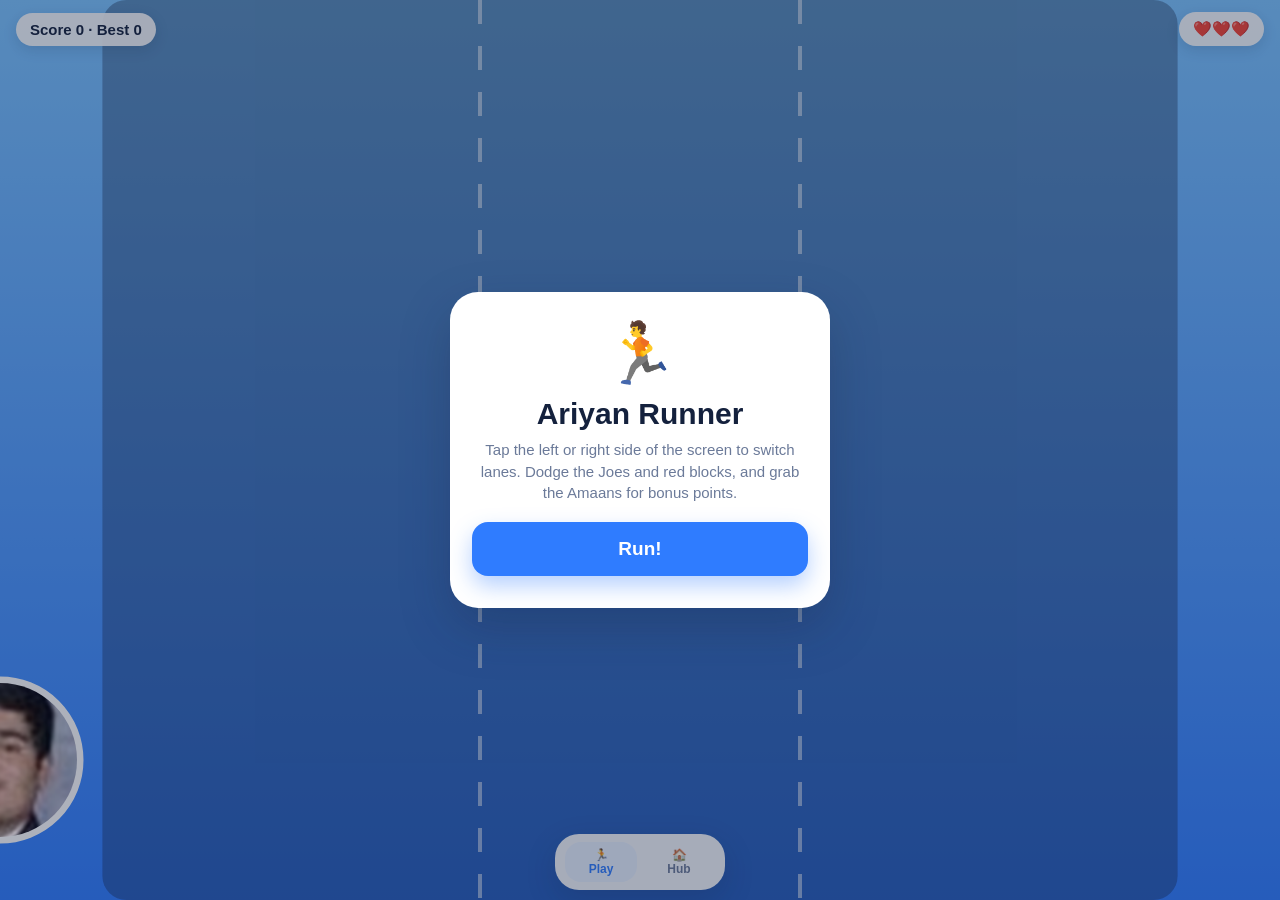
<file: games/ariyanrunner/index.html>
<!DOCTYPE html>
<html lang="en">
<head>
<script src="../../js/sound-guard.js"></script>
<meta charset="UTF-8">
<meta name="viewport" content="width=device-width, initial-scale=1, user-scalable=no, viewport-fit=cover">
<meta name="theme-color" content="#2f7cff">
<title>Ariyan Runner</title>
<style>
  *{box-sizing:border-box;margin:0;padding:0}
  :root{--blue:#2f7cff;--ink:#14213d;--muted:#6b7a99;--bg:#eef4ff}
  html,body{height:100%;background:var(--bg);color:var(--ink);font-family:-apple-system,BlinkMacSystemFont,"Segoe UI",Roboto,Helvetica,Arial,sans-serif;overflow:hidden;touch-action:none;user-select:none;-webkit-user-select:none}
  canvas{position:fixed;inset:0;display:block;width:100vw;height:100vh}
  #hud{position:fixed;top:0;left:0;right:0;display:flex;align-items:center;justify-content:space-between;gap:10px;padding:calc(env(safe-area-inset-top,0px) + 12px) 16px 10px;z-index:2;pointer-events:none}
  .pill{background:rgba(255,255,255,.92);border-radius:999px;padding:8px 14px;font-weight:800;font-size:15px;box-shadow:0 4px 14px rgba(20,33,61,.15)}
  #over{position:fixed;inset:0;display:none;align-items:center;justify-content:center;padding:24px;background:rgba(20,33,61,.35);z-index:3}
  #over.on{display:flex}
  .sheet{background:#fff;border-radius:28px;padding:26px 22px 22px;width:min(380px,100%);text-align:center;box-shadow:0 20px 50px rgba(20,33,61,.25)}
  .icon{font-size:60px;margin-bottom:8px}
  .sheet h1{font-size:30px;font-weight:900}
  .sheet .sub{color:var(--muted);font-size:15px;line-height:1.45;margin:8px 0 18px}
  #go{width:100%;font:inherit;font-weight:900;font-size:19px;border:0;border-radius:16px;padding:16px;color:#fff;background:var(--blue);box-shadow:0 10px 22px rgba(47,124,255,.35);cursor:pointer}
  #tabs{position:fixed;left:50%;transform:translateX(-50%);bottom:calc(env(safe-area-inset-bottom,0px) + 10px);display:flex;gap:6px;background:rgba(255,255,255,.95);border-radius:24px;padding:8px 10px;box-shadow:0 10px 30px rgba(20,33,61,.18);z-index:2}
  #tabs a{display:flex;flex-direction:column;align-items:center;min-width:72px;padding:6px 10px;border-radius:16px;color:var(--muted);font-size:12px;font-weight:700;text-decoration:none}
  #tabs a.active{color:var(--blue);background:#e8f1ff}
</style>
</head>
<body>
<div id="hud"><span class="pill" id="score">Score 0</span><span class="pill" id="lives"></span></div>
<canvas id="c"></canvas>
<div id="over" class="on">
  <div class="sheet">
    <div class="icon">🏃</div>
    <h1 id="otitle">Ariyan Runner</h1>
    <p class="sub" id="osub">Tap the left or right side of the screen to switch lanes. Dodge the Joes and red blocks, and grab the Amaans for bonus points.</p>
    <button id="go">Run!</button>
    <div id="lbBox" style="margin-top:10px;text-align:left"></div>
    <button id="share" style="display:none;width:100%;font:inherit;font-weight:900;font-size:18px;border:0;border-radius:16px;padding:14px;color:#14213d;background:#ffd24a;cursor:pointer;margin-top:10px">📣 Beat my score</button>
  </div>
</div>
<nav id="tabs">
  <a href="#" class="active"><span>🏃</span>Play</a>
  <a href="../../" id="hubLink"><span>🏠</span>Hub</a>
</nav>
<script src="../../js/share-score.js"></script>
<script src="../../js/leaderboard-games.js"></script>
<script>

function recordRun(key, best, xp) {
  try {
    var n = function (k) { return Number(localStorage.getItem(k)) || 0; };
    localStorage.setItem(key + 'Plays', n(key + 'Plays') + 1);
    localStorage.setItem(key + 'XP', n(key + 'XP') + Math.max(0, Math.floor(xp)));
    if (best > n(key + 'Best')) localStorage.setItem(key + 'Best', String(best));
  } catch (e) {}
}
const cv = document.getElementById('c'), ctx = cv.getContext('2d');
const overEl = document.getElementById('over'), goBtn = document.getElementById('go');
const scoreEl = document.getElementById('score'), livesEl = document.getElementById('lives');
if (location.hostname.endsWith('itch.io')) document.getElementById('hubLink').href = 'https://biggamehub.itch.io/';

const FACE = {
  ariyan: '../snariyan/ariyan.png', amaan: '../amaan/amaan.jpg', joe: '../wackjoe/joe.jpeg'
};
const imgs = {};
for (const k in FACE) { imgs[k] = new Image(); imgs[k].src = FACE[k]; }

let W, H, dpr = 1, state = 'menu', score = 0, lives = 3, coins = 0, dist = 0;
let items = [], spawnT = 0, last = 0, lane = 1, px = 0;
let best = 0;
try { best = Number(localStorage.getItem('ariyanrunner-best')) || 0; } catch (e) {}

function resize() {
  dpr = window.devicePixelRatio || 1;
  W = innerWidth; H = innerHeight;
  cv.width = W * dpr; cv.height = H * dpr;
  ctx.setTransform(dpr, 0, 0, dpr, 0, 0);
}
addEventListener('resize', resize); resize();

const laneX = () => [W * 0.25, W * 0.5, W * 0.75];
const playerY = () => H - 140;
const R = () => Math.min(W, H) * 0.09;

function setHud() {
  scoreEl.textContent = 'Score ' + score + ' · Best ' + best;
  livesEl.textContent = lives > 0 ? '❤️'.repeat(lives) : '💀';
}
function reset() {
  score = 0; lives = 3; coins = 0; dist = 0; items = []; spawnT = 0; lane = 1;
  px = laneX()[1]; setHud();
}
function speed() { return Math.min(760, 320 + dist * 0.5); }

function spawn() {
  const r = Math.random();
  const ln = Math.floor(Math.random() * 3);
  let type = r < 0.22 ? 'coin' : (r < 0.6 ? 'joe' : 'block');
  items.push({ type: type, lane: ln, y: -R() * 2 });
  // sometimes add a second obstacle in another lane so it stays fair
  if (type !== 'coin' && Math.random() < 0.35) {
    const other = (ln + 1 + Math.floor(Math.random() * 2)) % 3;
    items.push({ type: 'block', lane: other, y: -R() * 2 });
  }
}

function endGame() {
  state = 'over';
  recordRun('ariyanRunner', score, Math.floor(score / 3));
  HubBoard.submitAndShow('ariyan_runner', score, document.getElementById('lbBox'));
  if (score > best) { best = score; try { localStorage.setItem('ariyanrunner-best', String(best)); } catch (e) {} }
  setHud();
  document.getElementById('otitle').textContent = 'Game over';
  document.getElementById('osub').textContent = 'Score ' + score + ' · Coins ' + coins + ' · Best ' + best;
  goBtn.textContent = 'Run again';
  var sh = document.getElementById('share'); sh.style.display = 'block'; sh.onclick = function () { HubShare('Ariyan Runner', 'ran ' + score + ' points'); };
  overEl.classList.add('on');
}

function update(dt) {
  const L = laneX();
  px += (L[lane] - px) * Math.min(1, dt * 14);
  dist += speed() * dt * 0.1;
  score = Math.floor(dist) + coins * 5;
  spawnT -= dt;
  if (spawnT <= 0) { spawn(); spawnT = Math.max(0.35, 0.9 - dist * 0.0004) * (0.7 + Math.random() * 0.6); }

  const py = playerY(), rr = R();
  for (let i = items.length - 1; i >= 0; i--) {
    const it = items[i];
    it.y += speed() * dt;
    if (it.lane === lane && Math.abs(it.y - py) < rr * 0.9) {
      items.splice(i, 1);
      if (it.type === 'coin') { coins++; }
      else { lives--; if (lives <= 0) { setHud(); endGame(); return; } }
      setHud();
      continue;
    }
    if (it.y > H + rr * 2) items.splice(i, 1);
  }
}

function drawFace(img, x, y, r, ringCol, fallback) {
  ctx.save();
  ctx.beginPath(); ctx.arc(x, y, r, 0, Math.PI * 2); ctx.closePath();
  ctx.fillStyle = '#fff'; ctx.fill();
  ctx.beginPath(); ctx.arc(x, y, r - 4, 0, Math.PI * 2); ctx.closePath(); ctx.clip();
  if (img && img.complete && img.naturalWidth) ctx.drawImage(img, x - r, y - r, r * 2, r * 2);
  else { ctx.fillStyle = fallback; ctx.fillRect(x - r, y - r, r * 2, r * 2); }
  ctx.restore();
  ctx.lineWidth = 5; ctx.strokeStyle = ringCol;
  ctx.beginPath(); ctx.arc(x, y, r, 0, Math.PI * 2); ctx.stroke();
}

function draw() {
  // sky and road
  const g = ctx.createLinearGradient(0, 0, 0, H);
  g.addColorStop(0, '#7cc4ff'); g.addColorStop(1, '#2f7cff');
  ctx.fillStyle = g; ctx.fillRect(0, 0, W, H);
  const L = laneX();
  const roadL = W * 0.08, roadR = W * 0.92;
  ctx.fillStyle = 'rgba(20,33,61,.35)';
  ctx.beginPath(); ctx.roundRect(roadL, 0, roadR - roadL, H, 24); ctx.fill();
  ctx.strokeStyle = 'rgba(255,255,255,.5)'; ctx.setLineDash([24, 22]); ctx.lineWidth = 4;
  ctx.beginPath(); ctx.moveTo(W * 0.375, 0); ctx.lineTo(W * 0.375, H);
  ctx.moveTo(W * 0.625, 0); ctx.lineTo(W * 0.625, H); ctx.stroke(); ctx.setLineDash([]);

  const rr = R();
  for (const it of items) {
    const x = L[it.lane];
    if (it.type === 'coin') {
      drawFace(imgs.amaan, x, it.y, rr * 0.7, '#ffd24a', '#ffd24a');
    } else if (it.type === 'joe') {
      drawFace(imgs.joe, x, it.y, rr * 0.85, '#ff3d3d', '#ff3d3d');
    } else {
      ctx.fillStyle = '#ff5a5a'; ctx.strokeStyle = '#14213d'; ctx.lineWidth = 4;
      ctx.beginPath(); ctx.roundRect(x - rr, it.y - rr * 0.5, rr * 2, rr, 12); ctx.fill(); ctx.stroke();
      ctx.fillStyle = '#fff';
      for (let s = -1; s <= 1; s++) ctx.fillRect(x + s * rr * 0.5 - 4, it.y - 6, 8, 12);
    }
  }
  // runner
  drawFace(imgs.ariyan, px, playerY(), rr, '#ffffff', '#36d1ff');
}

function frame(t) {
  const dt = Math.min(0.05, (t - last) / 1000 || 0);
  last = t;
  if (state === 'play') update(dt);
  draw();
  requestAnimationFrame(frame);
}

goBtn.onclick = function () {
  document.getElementById('share').style.display = 'none';
  document.getElementById('lbBox').innerHTML = '';
  reset(); state = 'play'; overEl.classList.remove('on');
  px = laneX()[lane];
};

function tapLane(x) {
  if (state !== 'play') return;
  if (x < W / 2) lane = Math.max(0, lane - 1); else lane = Math.min(2, lane + 1);
}
cv.addEventListener('pointerdown', function (e) { tapLane(e.clientX); });
addEventListener('keydown', function (e) {
  if (e.key === 'ArrowLeft') lane = Math.max(0, lane - 1);
  if (e.key === 'ArrowRight') lane = Math.min(2, lane + 1);
});

setHud();
requestAnimationFrame(frame);
</script>
</body>
</html>
</file>
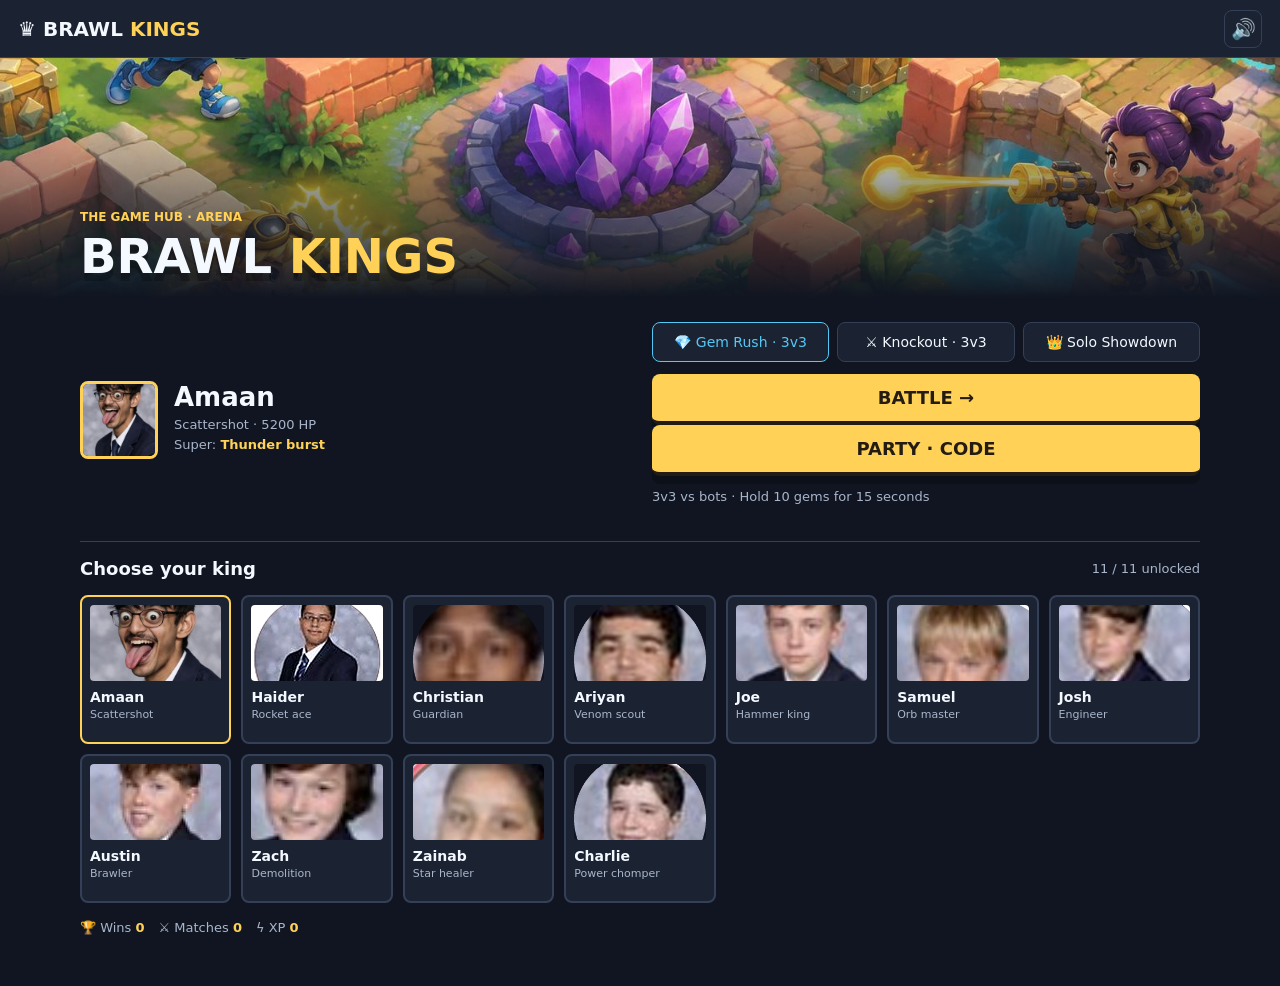
<file: games/brawlkings/index.html>
<!DOCTYPE html><html lang="en"><head>
<script src="../../js/sound-guard.js"></script><meta charset="utf-8"><meta name="viewport" content="width=device-width,initial-scale=1"><title>Brawl Kings · The Game Hub</title><meta name="description" content="The whole Game Hub crew enters the arena. Pick one of eleven unique fighters for Gem Rush and Showdown battles."><meta property="og:title" content="Brawl Kings · The Game Hub"><meta property="og:description" content="Eleven fighters. Unique supers. One arena crown."><meta property="og:type" content="website"><meta name="twitter:card" content="summary_large_image"><link rel="stylesheet" href="style.css"><link rel="icon" href="../../icons/favicon-32.png"></head><body>
<header class="topbar"><a class="brand" href="../../index.html">♛ BRAWL <span>KINGS</span></a><div class="toolbar"><button class="icon" id="sound" title="Sound" aria-label="Toggle sound">🔊</button><button class="icon" id="pause" title="Pause" aria-label="Pause match" hidden>⏸</button></div></header>
<main id="lobby"><div class="cover"><div class="cover-title"><p class="eyebrow">THE GAME HUB · ARENA</p><h1>BRAWL <span>KINGS</span></h1></div></div><div class="lobby-body"><div class="setup"><div class="selected" id="selected"></div><div><div class="modes" role="group" aria-label="Battle mode"><button class="mode active" data-mode="gem" aria-pressed="true">💎 Gem Rush · 3v3</button><button class="mode" data-mode="knockout" aria-pressed="false">⚔ Knockout · 3v3</button><button class="mode" data-mode="showdown" aria-pressed="false">👑 Solo Showdown</button></div><button class="action" id="battle">BATTLE →</button>
<button class="action" id="partyBtn">PARTY · CODE</button><p class="muted" id="mode-info">3v3 vs bots · Hold 10 gems for 15 seconds</p></div></div><div class="section-head"><h2>Choose your king</h2><span class="muted">11 / 11 unlocked</span></div><div class="roster" id="roster"></div><div class="statline" id="stats"></div></div></main>
<section id="match" hidden><div class="matchhud"><span class="blue" id="blue-score">💎 0</span><div id="match-label">GEM RUSH</div><span class="pink" id="red-score">0 💎</span></div><div class="arena" id="arena"><div id="announcement" aria-live="polite"></div></div><div class="battle-controls"><div class="joystick" id="joystick" role="application" aria-label="Movement joystick" title="Move · WASD or arrows"><i></i></div><div class="vitals"><b id="fighter-name"></b><progress id="health" max="100" value="100" aria-label="Health"></progress><div class="ammo" id="ammo"></div></div><div class="combat-buttons"><button class="combat super" id="super" aria-label="Use super ability" title="Super · Space" disabled>ϟ</button><button class="combat" id="fire" aria-label="Fire at nearest enemy" title="Attack · mouse or hold attack">◎</button></div></div></section>
<div class="modal" id="modal" hidden><div class="dialog"><div id="result-icon">♛</div><h2 id="result-title">Paused</h2><p id="result-copy"></p><button class="action" id="resume">Resume →</button><button class="secondary" id="exit">Choose fighter</button></div></div>
<script src="../../js/hub-core.js"></script><script src="vendor/phaser.min.js"></script><script src="rules.js"></script><script src="../../js/hub-online.js"></script><script src="game.js"></script></body></html>
</file>
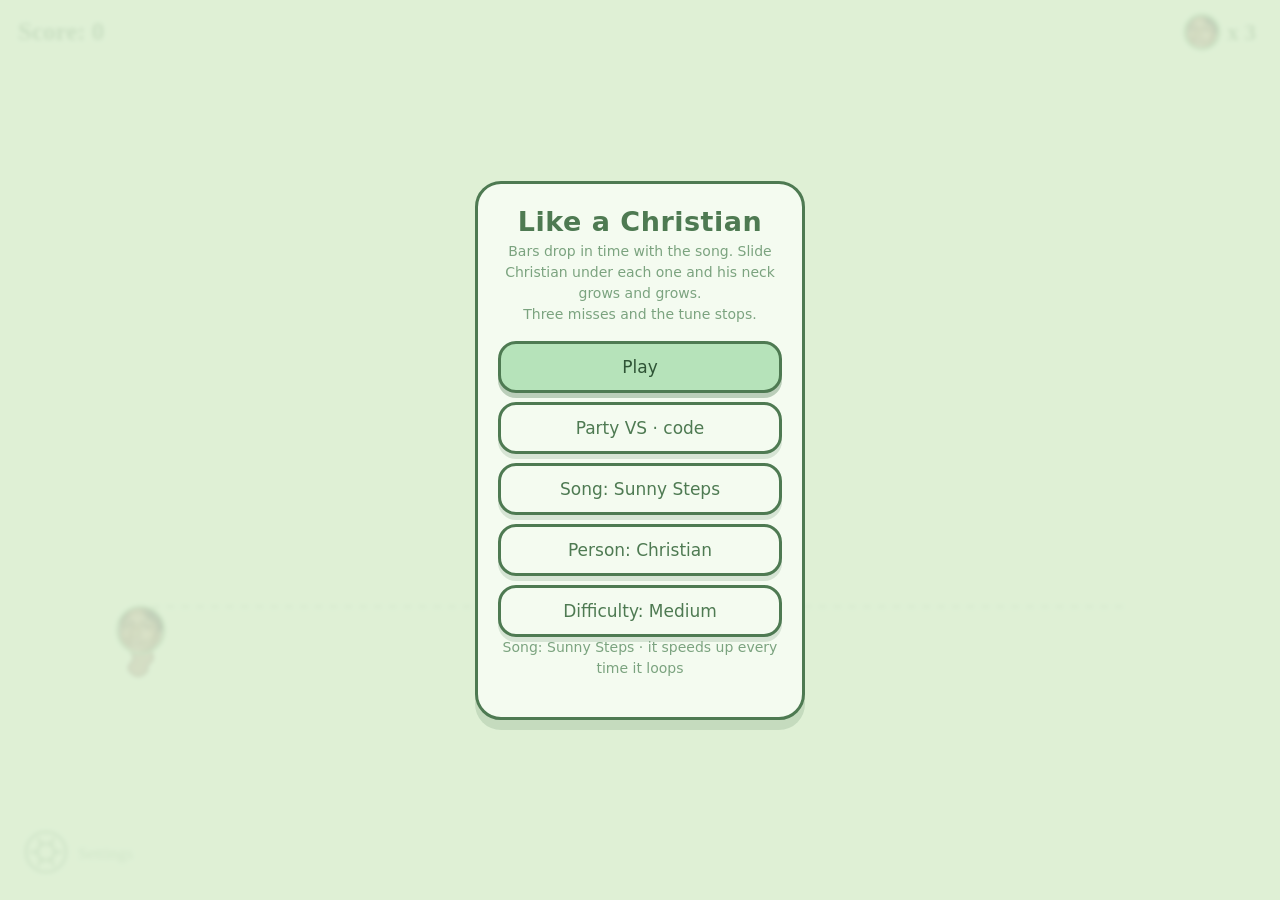
<file: games/christian/index.html>
<!doctype html>
<html lang="en">
<head>
<script src="../../js/sound-guard.js"></script>
<meta charset="utf-8">
<meta name="viewport" content="width=device-width,initial-scale=1,viewport-fit=cover,user-scalable=no">
<meta name="theme-color" content="#dff0d6">
<title>Like a Christian</title>
<style>
  :root{
    --paper:#dff0d6; --ink:#4e7a52; --ink-soft:#7ba37f;
    --limb:#a7dcab; --limb-line:#5f9a66;
  }
  *{box-sizing:border-box;-webkit-tap-highlight-color:transparent}
  html,body{margin:0;height:100%;overflow:hidden;background:var(--paper);
    font-family:"Comic Sans MS","Chalkboard SE","Segoe Print","Bradley Hand",system-ui,sans-serif;
    color:var(--ink);-webkit-user-select:none;user-select:none;touch-action:none}
  #c{position:fixed;inset:0;width:100%;height:100%;display:block}

  .panel{position:fixed;inset:0;display:none;align-items:center;justify-content:center;z-index:30;
    background:rgba(223,240,214,.86);backdrop-filter:blur(2px);padding:22px}
  .panel.on{display:flex}
  .sheet{width:100%;max-width:330px;background:#f4fbf0;border:3px solid var(--ink);
    border-radius:26px;padding:22px 20px;text-align:center;box-shadow:0 10px 0 rgba(78,122,82,.18)}
  .sheet h1{margin:0 0 4px;font-size:27px;letter-spacing:.5px}
  .sheet h2{margin:0 0 6px;font-size:24px}
  .sheet p{margin:0 0 16px;font-size:14px;line-height:1.5;color:var(--ink-soft)}
  .btn{display:block;width:100%;margin:9px 0 0;padding:13px 16px;font:inherit;font-size:17px;cursor:pointer;
    border:3px solid var(--ink);border-radius:18px;background:#b6e3ba;color:#2f5436;
    box-shadow:0 5px 0 rgba(78,122,82,.35)}
  .btn:active{transform:translateY(3px);box-shadow:0 2px 0 rgba(78,122,82,.35)}
  .btn.ghost{background:#f4fbf0;color:var(--ink);box-shadow:0 5px 0 rgba(78,122,82,.18)}
  .row{display:flex;gap:10px;margin:14px 0 2px}
  .cell{flex:1;border:2px dashed var(--ink-soft);border-radius:14px;padding:9px 4px}
  .cell b{display:block;font-size:22px;color:var(--ink)}
  .cell span{font-size:10.5px;letter-spacing:.14em;text-transform:uppercase;color:var(--ink-soft)}
  .tag{display:inline-block;background:#ffe9a8;border:2px solid #d8ab3a;color:#6d5213;
    border-radius:999px;padding:3px 13px;font-size:12px;margin-bottom:9px}
  .songline{font-size:13px;color:var(--ink-soft);margin:14px 0 0}
  .toggle{display:flex;align-items:center;justify-content:space-between;gap:10px;
    border:2px solid var(--ink-soft);border-radius:16px;padding:10px 14px;margin-top:10px;font-size:15px}
  .sw{border:0;background:#b6e3ba;color:#2f5436;font:inherit;font-size:14px;padding:6px 14px;
    border-radius:999px;cursor:pointer;border:2px solid var(--ink)}
  .sw.off{background:#f0f0ee;color:#9a9a96;border-color:#c8c8c4}
  #partyBar{position:fixed;top:8px;left:50%;transform:translateX(-50%);z-index:9;background:rgba(255,255,255,.9);border:2px solid var(--ink);border-radius:14px;padding:5px 12px;font-weight:700;font-size:14px;white-space:nowrap}
  #partyBar[hidden]{display:none}
</style>
</head>
<body>

<canvas id="c"></canvas>

<!-- title -->
<div class="panel on" id="pStart">
  <div class="sheet">
    <h1>Like a Christian</h1>
    <p>Bars drop in time with the song. Slide Christian under each one and his neck grows and grows.<br>Three misses and the tune stops.</p>
    <button class="btn" id="bPlay">Play</button>
    <button class="btn ghost" id="bParty">Party VS · code</button>
    <button class="btn ghost" id="bSong">Song</button>
    <button class="btn ghost" id="bPerson">Person</button>
    <button class="btn ghost" id="bDiff">Difficulty</button>
    <p class="songline" id="bestLine"></p>
  </div>
</div>

<!-- settings -->
<div class="panel" id="pSet">
  <div class="sheet">
    <h2>Settings</h2>
    <div class="toggle"><span>Music &amp; sound</span><button class="sw" id="swSound">On</button></div>
    <button class="btn" id="bResume">Resume</button>
    <button class="btn ghost" id="bRestart">Start again</button>
    <button class="btn ghost" id="bHub">Back to the hub</button>
  </div>
</div>

<!-- game over -->
<div class="panel" id="pOver">
  <div class="sheet">
    <span class="tag" id="ovTag">Out of lives</span>
    <h2 id="ovTitle">Missed it!</h2>
    <p id="ovSub">The song stops when the third bar goes by.</p>
    <div class="row">
      <div class="cell"><b id="ovScore">0</b><span>Score</span></div>
      <div class="cell"><b id="ovBest">0</b><span>Best</span></div>
    </div>
    <div class="row">
      <div class="cell"><b id="ovPerf">0</b><span>Perfects</span></div>
      <div class="cell"><b id="ovNeck">0 m</b><span>Tallest neck</span></div>
    </div>
    <button class="btn" id="bAgain">Play again</button>
    <button class="btn ghost" id="bTitle">Back to the title</button>
  </div>
</div>

<div id="partyBar" hidden></div>
<img id="av1" alt="" style="display:none">

<script src="../../js/hub-online.js"></script>
<script>
(function () {
  'use strict';

  /* people you can play as; the photo is replaced with a data URI in the single-file build */
  var PEOPLE = [
    { name: 'Christian', src: 'head.png' },
    { name: 'Charlie',   src: '../paccymatt/charlie.png', neck: ['rgb(246,246,246)', 'rgb(176,176,176)'] },
    { name: 'Amaan',     src: '../snariyan/amaan.png' },
    { name: 'Haider',    src: '../snariyan/haider.png' }
  ];

  /* ---------------- canvas ---------------- */
  var cv = document.getElementById('c'), ctx = cv.getContext('2d');
  var W = 0, H = 0, DPR = 1;
  function resize() {
    DPR = Math.min(window.devicePixelRatio || 1, 2.5);
    W = cv.clientWidth; H = cv.clientHeight;
    cv.width = Math.round(W * DPR); cv.height = Math.round(H * DPR);
    ctx.setTransform(DPR, 0, 0, DPR, 0, 0);
  }
  window.addEventListener('resize', resize);

  var headImg = document.getElementById('av1'), headReady = false;
  var SKIN = 'rgb(168,124,101)', SKIN_DARK = 'rgb(101,74,60)';
  headImg.onload = function () {
    headReady = true;
    /* pull his actual skin tone out of the photo so the neck matches him */
    try {
      var oc = document.createElement('canvas'), ow = 64;
      oc.width = oc.height = ow;
      var o = oc.getContext('2d');
      o.drawImage(headImg, 0, 0, ow, ow);
      var pts = [[0.50, 0.22], [0.58, 0.22], [0.46, 0.24], [0.54, 0.26], [0.58, 0.26], [0.50, 0.30], [0.62, 0.24]];
      var r = 0, g = 0, b = 0, hits = 0;
      for (var i = 0; i < pts.length; i++) {
        var d = o.getImageData(Math.round(pts[i][0] * ow), Math.round(pts[i][1] * ow), 1, 1).data;
        /* keep skin-like samples only: warm and not too dark (skips hair, tie, backdrop) */
        if (d[3] > 200 && d[0] > 110 && d[0] > d[2] + 22 && d[0] >= d[1]) { r += d[0]; g += d[1]; b += d[2]; hits++; }
      }
      if (hits) {
        r = Math.round(r / hits); g = Math.round(g / hits); b = Math.round(b / hits);
        SKIN = 'rgb(' + r + ',' + g + ',' + b + ')';
        SKIN_DARK = 'rgb(' + Math.round(r * 0.6) + ',' + Math.round(g * 0.6) + ',' + Math.round(b * 0.6) + ')';
      }
    } catch (e) { /* keep the fallback */ }
    /* a person can have a fixed neck colour, e.g. Charlie's is white */
    if (PEOPLE[personI].neck) { SKIN = PEOPLE[personI].neck[0]; SKIN_DARK = PEOPLE[personI].neck[1]; }
  };

  /* ---------------- storage ---------------- */
  function ls(k, d) { try { var v = localStorage.getItem(k); return v === null ? d : v; } catch (e) { return d; } }
  function save(k, v) { try { localStorage.setItem(k, v); } catch (e) {} }
  var best = Number(ls('christianBest', 0)) || 0;
  var soundOn = ls('christianSound', '1') !== '0';
  var personI = Number(ls('christianPerson', '0')) || 0;
  if (!PEOPLE[personI]) personI = 0;
  function loadPerson(i) {
    personI = i; headReady = false;
    headImg.src = PEOPLE[i].src;
    save('christianPerson', String(i));
  }
  loadPerson(personI);

  /* ================= MUSIC =================
     "Sunny Steps" - an original, cheerful loop written for this game.
     It plays at normal speed, and every time it reaches the end it comes
     back round faster: 1.0x, then 1.2x, 1.4x, 1.6x ... just like Like a Dino.
     The whole game runs on this song's beat clock, so the bars fall in time
     with it and speed up with it too. */
  var BPM = 150;
  var RATE_STEP = 0.2, RATE_MAX = 2.6;
  /* [semitones from C, beats]  (null = rest) - three original songs */
  var SONGS = [
    { name: 'Sunny Steps', bpm: 150,
      melody: [[64,1],[67,1],[69,2],[67,1],[64,1],[62,2],[64,1],[62,1],
               [60,1],[62,1],[64,1],[67,1],[69,2],[67,2],
               [65,1],[64,1],[62,1],[60,1],[62,2],[64,2],
               [67,1],[69,1],[71,1],[72,1],[71,1],[69,1],[67,2],
               [64,2],[null,1],[62,1],[60,4],
               [69,1],[71,1],[72,2],[71,1],[69,1],[67,2],[65,1],[64,1],
               [65,1],[67,1],[69,2],[67,2],[64,1],[62,1],[60,2],[62,2],
               [64,1],[65,1],[67,1],[69,1],[72,2],[71,2],[69,1],[67,1],
               [64,2],[62,2],[60,4]],
      bass: [48,45,43,48], lead: 'triangle', leadVol: 0.2, bassWave: 'sine', gate: 0.92,
      tile: { fill: '#bfe6c0', stroke: '#5f9a66', w: 15, r: 3 } },
    { name: 'Night Walk', bpm: 132,
      melody: [[57,1],[60,1],[64,2],[62,1],[60,1],[57,2],[59,1],[60,1],
               [62,2],[64,1],[62,1],[60,2],[57,2],[null,1],
               [56,1],[57,2],[59,1],[57,2],
               [64,1],[65,1],[64,2],[62,1],[60,1],[59,2],[57,1],[59,1],
               [60,2],[59,1],[57,1],[56,2],[57,2],[null,1],
               [59,1],[60,1],[62,2],[60,1],[59,1],[57,2],[57,4]],
      bass: [45,41,43,40], lead: 'square', leadVol: 0.07, bassWave: 'triangle', gate: 0.98,
      tile: { fill: '#a9cdea', stroke: '#3f6f9a', w: 13, r: 7 } },
    { name: 'Brass Parade', bpm: 170,
      melody: [[60,1],[60,1],[67,1],[67,1],[69,1],[69,1],[67,2],
               [65,1],[65,1],[64,1],[64,1],[62,1],[62,1],[60,2],
               [null,1],[67,1],[65,1],[64,1],[62,1],[60,2],[60,2],
               [67,1],[67,1],[72,1],[72,1],[71,1],[71,1],[69,2],
               [67,1],[65,1],[64,1],[62,1],[64,2],[65,1],[64,1],[62,1],[60,4]],
      bass: [48,43,48,43], lead: 'sawtooth', leadVol: 0.1, bassWave: 'triangle', gate: 0.5,
      tile: { fill: '#f2c27a', stroke: '#a8741f', w: 22, r: 0 } }
  ];
  var songI = Number(ls('christianSong', '0')) || 0;
  if (!SONGS[songI]) songI = 0;
  var DIFF_LIST = [
    { name: 'Easy',   lives: 4, catch: 46, perfect: 14, bpm: 0.85, travel: 4.6 },
    { name: 'Medium', lives: 3, catch: 36, perfect: 10, bpm: 1.00, travel: 4.0 },
    { name: 'Hard',   lives: 3, catch: 26, perfect: 6,  bpm: 1.12, travel: 3.4 }
  ];
  var diffI = Number(ls('christianDiff', '1')) || 1;
  if (!DIFF_LIST[diffI]) diffI = 1;
  var MELODY = [], BASS = [], TILE = null;
  function setSong(i) {
    songI = i;
    MELODY = SONGS[i].melody; BASS = SONGS[i].bass;
    BPM = SONGS[i].bpm * DIFF_LIST[diffI].bpm; TILE = SONGS[i].tile;
    songBeats = MELODY.reduce(function (s, n) { return s + n[1]; }, 0);
    save('christianSong', String(i));
  }
  setSong(songI);

  var actx = null, master = null;
  function audio() {
    if (actx && actx.state === 'closed') actx = null;
    if (!actx) {
      var AC = window.AudioContext || window.webkitAudioContext;
      if (!AC) return null;
      actx = new AC();
      master = actx.createGain();
      master.gain.value = soundOn ? 0.9 : 0;
      master.connect(actx.destination);
    }
    if (actx.state === 'suspended' || actx.state === 'interrupted') actx.resume();
    return actx;
  }
  function hz(m) { return 440 * Math.pow(2, (m - 69) / 12); }

  function tone(t, midi, dur, type, vol, glide) {
    var a = audio(); if (!a || !soundOn) return;
    var o = a.createOscillator(), g = a.createGain();
    o.type = type || 'triangle';
    o.frequency.setValueAtTime(hz(midi), t);
    if (glide) o.frequency.exponentialRampToValueAtTime(hz(midi + glide), t + dur);
    g.gain.setValueAtTime(0.0001, t);
    g.gain.exponentialRampToValueAtTime(vol || 0.22, t + 0.012);
    g.gain.exponentialRampToValueAtTime(0.0001, t + dur);
    o.connect(g); g.connect(master);
    o.start(t); o.stop(t + dur + 0.05);
  }
  function noise(t, dur, vol) {
    var a = audio(); if (!a || !soundOn) return;
    var n = Math.floor(a.sampleRate * dur), buf = a.createBuffer(1, n, a.sampleRate), d = buf.getChannelData(0);
    for (var i = 0; i < n; i++) d[i] = (Math.random() * 2 - 1) * (1 - i / n);
    var s = a.createBufferSource(); s.buffer = buf;
    var g = a.createGain(); g.gain.value = vol || 0.13;
    var f = a.createBiquadFilter(); f.type = 'highpass'; f.frequency.value = 900;
    s.connect(f); f.connect(g); g.connect(master); s.start(t);
  }

  /* one-shots */
  function sfxCatch(step) { var a = audio(); if (!a) return; tone(a.currentTime, 72 + (step % 6) * 2, 0.1, 'triangle', 0.17); }
  function sfxPerfect() { var a = audio(); if (!a) return; var t = a.currentTime;
    tone(t, 84, 0.09, 'sine', 0.2); tone(t + 0.07, 88, 0.09, 'sine', 0.18); tone(t + 0.14, 91, 0.14, 'sine', 0.16); }
  function sfxMiss() { var a = audio(); if (!a) return; var t = a.currentTime;
    tone(t, 57, 0.3, 'sawtooth', 0.14, -7); noise(t, 0.18, 0.1); }
  function sfxOver() { var a = audio(); if (!a) return; var t = a.currentTime;
    [72, 69, 65, 60].forEach(function (m, i) { tone(t + i * 0.13, m, 0.3, 'triangle', 0.2); }); }

  /* ---- beat clock + scheduler ---- */
  var beats = 0;            /* musical position, in beats */
  var rate = 1;             /* playback speed of the song */
  var loops = 0;            /* how many times the song has come round */
  var noteI = 0, noteBeat = 0, bassBeat = 0, bassI = 0;
  var songBeats = MELODY.reduce(function (s, n) { return s + n[1]; }, 0);
  function beatDur() { return 60 / (BPM * rate); }

  function resetSong() { beats = 0; rate = 1; loops = 0; noteI = 0; noteBeat = 0; bassBeat = 0; bassI = 0; }



  function scheduleMusic() {
    var a = soundOn ? audio() : null;
    var look = 2;                                   /* schedule 2 beats ahead */
    while (noteBeat < beats + look) {
      var n = MELODY[noteI];
      if (a && n[0] !== null) {
        var when = a.currentTime + Math.max(0, (noteBeat - beats)) * beatDur();
        var sg = SONGS[songI];
        tone(when, n[0], Math.min(n[1] * beatDur() * sg.gate, 0.75), sg.lead, sg.leadVol);
        tone(when, n[0] + 12, Math.min(n[1] * beatDur() * 0.5, 0.3), 'sine', 0.05);
      }
      noteBeat += n[1];
      noteI++;
      if (noteI >= MELODY.length) {                 /* end of the song -> faster */
        noteI = 0;
        loops++;
        rate = Math.min(RATE_MAX, 1 + loops * RATE_STEP);
        speedFlash = 1;
      }
    }
    while (bassBeat < beats + look) {
      if (a) {
        var w2 = a.currentTime + Math.max(0, (bassBeat - beats)) * beatDur();
        tone(w2, BASS[bassI % BASS.length], beatDur() * 1.6, SONGS[songI].bassWave, 0.16);
        noise(w2 + beatDur() * 2, 0.05, 0.05);
      }
      bassBeat += 4; bassI++;
    }
  }

  /* ================= GAME ================= */
  var TRAVEL;                     /* beats a bar spends falling (set by difficulty) */
  var GAP = 2;                    /* beats between bars */
  var BAR_W = 15;
  var ZOOM = 0.78;                /* camera pulled back: more of the scene visible, harder to read */
  var NECK_W = 26;
  var CATCH_SLOP, PERFECT_SLOP;   /* set by difficulty */
  var LIVES;                      /* set by difficulty */
  function applyDiff() {
    var d = DIFF_LIST[diffI];
    LIVES = d.lives; CATCH_SLOP = d.catch; PERFECT_SLOP = d.perfect; TRAVEL = d.travel;
  }
  applyDiff();

  var state = 'title';
  var score = 0, perfects = 0, lives = LIVES, combo = 0;
  var neck = [];                  /* caught bars, bottom-up: {len} */
  var neckLen = 0, neckDraw = 0;  /* target / animated neck length in px */
  var bars = [];                  /* falling bars */
  var nextBeat = 0;
  var head = { x: 0, tx: 0 };
  var headY = 0;
  var flash = 0, flashTxt = '', sparks = [], shake = 0, speedFlash = 0;
  var fallers = [];               /* missed bars tumbling away */
  var last = 0, bestNeck = 0;

  function layout() { headY = Math.round(H * 0.7); }

  function startGame() {
    var pn = partyNext; partyNext = null;
    if (pn) { setSong(0); diffI = 1; applyDiff(); }
    resize(); layout();
    state = 'play';
    score = 0; perfects = 0; lives = LIVES; combo = 0;
    partyStart(pn);
    neck = []; neckLen = 0; neckDraw = 0; bars = []; fallers = []; sparks = [];
    head.x = head.tx = W / 2;
    resetSong();
    nextBeat = 4;                 /* one bar of lead-in */
    flash = 0; shake = 0; speedFlash = 0;
    save('christianPlays', Number(ls('christianPlays', 0)) + 1);
    hide('pStart'); hide('pOver'); hide('pSet');
    audio();
    last = performance.now();
  }

  /* Party VS: both players share a seed so the bars match. Solo uses Math.random. */
  var partyRoom = null, partySeed = null, partyNext = null, partyOpp = { s: 0, l: 0, p: 0, done: false };
  function rnd() {
    if (partySeed === null) return Math.random();
    partySeed = (Math.imul(partySeed, 1664525) + 1013904223) >>> 0;
    return partySeed / 4294967296;
  }
  function spawn(hitBeat) {
    var m = 46;
    bars.push({
      x: m + rnd() * Math.max(1, (W - m * 2)),
      hit: hitBeat,
      len: 34 + Math.round(rnd() * 46)
    });
  }

  function partyStart(pn) {
    partyRoom = pn ? pn.room : null;
    partySeed = pn ? ((pn.seed >>> 0) || 1) : null;
    partyOpp = { s: 0, l: LIVES, p: 0, done: false };
    partyPaint();
  }
  function partySend() { if (partyRoom) partyRoom.send('score', { s: score, l: lives, p: perfects }); }
  function partyPaint() {
    var bar = document.getElementById('partyBar');
    if (!partyRoom) { bar.hidden = true; return; }
    var them = partyRoom.players.filter(function (p) { return p.id !== partyRoom.me; })[0];
    var name = (them && them.name) || 'Partner';
    bar.hidden = false;
    bar.textContent = 'You ' + score + ' ' + '\u2665'.repeat(Math.max(0, lives)) + '   ' + name + ' ' + partyOpp.s + ' ' + '\u2665'.repeat(Math.max(0, partyOpp.l));
  }
  function partyResult() {
    if (!partyRoom) return;
    var tag = document.getElementById('ovTag'), title = document.getElementById('ovTitle'), sub = document.getElementById('ovSub');
    tag.textContent = 'Party VS';
    if (!partyOpp.done) {
      title.textContent = score > 0 ? 'Nice!' : 'Missed it!';
      sub.textContent = 'Waiting for your partner to finish\u2026';
      return;
    }
    title.textContent = score > partyOpp.s ? 'You win!' : score === partyOpp.s ? "It's a tie!" : 'They win this one';
    sub.textContent = 'You ' + score + ' \u00b7 Them ' + partyOpp.s;
  }
  function partyOnStart(room, data) {
    if (!room.__christian) {
      room.__christian = true;
      room.on('score', function (d) { partyOpp.s = d.s; partyOpp.l = d.l; partyOpp.p = d.p; partyPaint(); });
      room.on('done', function (d) { partyOpp.s = d.s; partyOpp.p = d.p; partyOpp.done = true; partyPaint(); if (state === 'over') partyResult(); });
      room.on('rematch', function () { if (room.isHost && state === 'over') room.startMatch(); });
    }
    partyNext = { room: room, seed: data.seed };
    startGame();
  }

  function land(b) {
    var dx = Math.abs(b.x - head.x);
    if (dx > CATCH_SLOP) { missed(b); return; }
    var perfect = dx <= PERFECT_SLOP;
    score += perfect ? 2 : 1;
    combo++;
    if (perfect) { perfects++; sfxPerfect(); flash = 1; flashTxt = 'Perfect!'; puff(); }
    else { sfxCatch(score); if (combo > 0 && combo % 10 === 0) { flash = 1; flashTxt = combo + ' in a row!'; } }
    neck.push({ len: b.len, off: (b.x - head.x) * 0.35 });
    neckLen += b.len;
    if (neckLen > bestNeck) bestNeck = neckLen;
    partySend();
  }

  function missed(b) {
    lives--;
    combo = 0;
    shake = 1;
    sfxMiss();
    fallers.push({ x: b.x, y: catchY(), len: b.len, vy: 60, vr: (Math.random() - 0.5) * 6, r: 0 });
    flash = 1; flashTxt = lives > 0 ? (lives + (lives === 1 ? ' life left' : ' lives left')) : '';
    partySend();
    if (lives <= 0) gameOver();
  }

  function puff() {
    for (var i = 0; i < 12; i++) {
      var a = Math.random() * Math.PI * 2, s = 40 + Math.random() * 90;
      sparks.push({ x: head.x, y: headY - 26, vx: Math.cos(a) * s, vy: Math.sin(a) * s - 20, life: 1 });
    }
  }

  function gameOver() {
    state = 'over';
    if (partyRoom) partyRoom.send('done', { s: score, p: perfects });
    sfxOver();
    if (score > best) { best = score; save('christianBest', best); }
    save('christianXP', Number(ls('christianXP', 0)) + score * 3 + perfects * 2);
    save('christianPerfects', Number(ls('christianPerfects', 0)) + perfects);
    document.getElementById('ovScore').textContent = score;
    document.getElementById('ovBest').textContent = best;
    document.getElementById('ovPerf').textContent = perfects;
    document.getElementById('ovNeck').textContent = (bestNeck / 90).toFixed(1) + ' m';
    document.getElementById('ovTag').textContent = score >= best && score > 0 ? 'New best!' : 'Out of lives';
    document.getElementById('ovTitle').textContent = score > 0 ? 'Nice neck!' : 'Missed it!';
    document.getElementById('ovSub').textContent = loops > 0
      ? 'You got the song round ' + loops + (loops === 1 ? ' time' : ' times') + ' - it was playing at ' + rate.toFixed(1) + 'x.'
      : 'Catch bars in time with the song to grow the neck.';
    partyResult();
    setTimeout(function () { show('pOver'); }, 620);
    try {
      var core = window.parent && window.parent !== window ? window.parent.HubCore : null;
      if (core && core.addXP) core.addXP(score * 3 + perfects * 2);
    } catch (e) {}
  }

  /* ---------------- input ---------------- */
  function px(e) {
    var r = cv.getBoundingClientRect();
    return (e.touches && e.touches[0] ? e.touches[0].clientX : e.clientX) - r.left;
  }
  var dragging = false;
  function down(e) { if (state !== 'play') return; dragging = true; head.tx = px(e); e.preventDefault(); }
  function move(e) { if (!dragging || state !== 'play') return; head.tx = px(e); e.preventDefault(); }
  function up() { dragging = false; }
  cv.addEventListener('mousedown', down); window.addEventListener('mousemove', move); window.addEventListener('mouseup', up);
  cv.addEventListener('touchstart', down, { passive: false });
  cv.addEventListener('touchmove', move, { passive: false });
  window.addEventListener('touchend', up);
  /* laptop play: the head simply follows the mouse — no need to hold the button down */
  window.addEventListener('mousemove', function (e) {
    if (state === 'play' && !dragging && !e.buttons) head.tx = px(e);
  });
  /* the hub play page forwards game keys here when this iframe is not focused */
  window.addEventListener('message', function (e) {
    var d = e.data || {};
    if (!d.hubKey) return;
    window.dispatchEvent(new KeyboardEvent('keydown', { code: d.hubKey, key: d.key || d.hubKey, bubbles: true, cancelable: true }));
  });

  var keyL = false, keyR = false;
  window.addEventListener('keydown', function (e) {
    if (e.key === 'ArrowLeft' || e.key === 'a') keyL = true;
    if (e.key === 'ArrowRight' || e.key === 'd') keyR = true;
    if (e.key === ' ' || e.key === 'Enter') {
      if (state === 'title') startGame();
      else if (state === 'over') document.getElementById('bAgain').click();
    }
    if (e.key === 'Escape' && state === 'play') openSettings();
  });
  window.addEventListener('keyup', function (e) {
    if (e.key === 'ArrowLeft' || e.key === 'a') keyL = false;
    if (e.key === 'ArrowRight' || e.key === 'd') keyR = false;
  });

  /* gear hit area, bottom-left */
  cv.addEventListener('click', function (e) {
    var r = cv.getBoundingClientRect(), x = e.clientX - r.left, y = e.clientY - r.top;
    if (state === 'play' && x < 150 && y > H - 80) openSettings();
  });

  /* ---------------- panels ---------------- */
  function show(id) { document.getElementById(id).classList.add('on'); }
  function hide(id) { document.getElementById(id).classList.remove('on'); }
  function openSettings() { if (state !== 'play') return; state = 'pause'; show('pSet'); }
  function closeSettings() { hide('pSet'); if (state === 'pause') { state = 'play'; last = performance.now(); } }

  /* browsers only allow sound after a touch or key press, so wake the audio on every one */
  ['pointerdown', 'touchend', 'keydown'].forEach(function (ev) {
    document.addEventListener(ev, function () { audio(); }, { passive: true });
  });
  document.addEventListener('visibilitychange', function () { if (!document.hidden) audio(); });
  document.getElementById('bPlay').onclick = startGame;
  document.getElementById('bAgain').onclick = function () {
    if (partyRoom) { if (partyRoom.isHost) partyRoom.startMatch(); else partyRoom.send('rematch', {}); }
    else startGame();
  };
  document.getElementById('bParty').onclick = function () {
    if (!window.HubOnline) { alert('Party play needs an internet connection.'); return; }
    HubOnline.openLobby({
      game: 'christian', title: 'Like a Christian VS', min: 2, max: 2,
      onStart: partyOnStart,
      onEnd: function () { partyRoom = null; partySeed = null; partyNext = null; partyPaint(); },
      onClose: function () {}
    });
  };
  document.getElementById('bTitle').onclick = function () { hide('pOver'); state = 'title'; paintBest(); show('pStart'); };
  document.getElementById('bResume').onclick = closeSettings;
  document.getElementById('bRestart').onclick = function () { hide('pSet'); startGame(); };
  document.getElementById('bHub').onclick = function () {
    try { if (window.parent && window.parent !== window) { window.parent.location.href = '../../index.html'; return; } } catch (e) {}
    location.href = '../../index.html';
  };
  var swSound = document.getElementById('swSound');
  function paintSound() { swSound.textContent = soundOn ? 'On' : 'Off'; swSound.className = 'sw' + (soundOn ? '' : ' off'); }
  swSound.onclick = function () {
    soundOn = !soundOn; save('christianSound', soundOn ? '1' : '0'); paintSound();
    if (master) master.gain.value = soundOn ? 0.9 : 0;
    if (soundOn) audio();
  };
  paintSound();

  function paintBest() {
    var plays = Number(ls('christianPlays', 0)) || 0;
    document.getElementById('bestLine').textContent = best
      ? 'Best neck: ' + best + '  \u00b7  ' + plays + ' run' + (plays === 1 ? '' : 's') + ' so far'
      : 'Song: ' + SONGS[songI].name + ' \u00b7 it speeds up every time it loops';
  }
  var bSong = document.getElementById('bSong');
  function paintSong() { bSong.textContent = 'Song: ' + SONGS[songI].name; }
  bSong.onclick = function () {
    setSong((songI + 1) % SONGS.length);
    paintSong(); paintBest();
  };
  var bPerson = document.getElementById('bPerson'), bDiff = document.getElementById('bDiff');
  function paintPerson() { bPerson.textContent = 'Person: ' + PEOPLE[personI].name; }
  function paintDiff() { bDiff.textContent = 'Difficulty: ' + DIFF_LIST[diffI].name; }
  bPerson.onclick = function () {
    loadPerson((personI + 1) % PEOPLE.length);
    paintPerson();
  };
  bDiff.onclick = function () {
    diffI = (diffI + 1) % DIFF_LIST.length;
    save('christianDiff', String(diffI));
    applyDiff(); setSong(songI);
    paintDiff(); paintBest();
  };
  paintPerson(); paintDiff();
  paintSong();
  paintBest();

  /* ================= DRAWING ================= */
  function rr(x, y, w, h, r) {
    ctx.beginPath();
    ctx.moveTo(x + r, y);
    ctx.arcTo(x + w, y, x + w, y + h, r);
    ctx.arcTo(x + w, y + h, x, y + h, r);
    ctx.arcTo(x, y + h, x, y, r);
    ctx.arcTo(x, y, x + w, y, r);
    ctx.closePath();
  }
  function penned(fill) {
    ctx.fillStyle = fill; ctx.fill();
    ctx.lineWidth = 2.6; ctx.strokeStyle = '#5f9a66'; ctx.lineJoin = 'round'; ctx.stroke();
  }

  function drawBar(x, y, len, rot) {
    ctx.save();
    ctx.translate(x, y);
    if (rot) ctx.rotate(rot);
    rr(-TILE.w / 2, -len, TILE.w, len, TILE.r);
    ctx.fillStyle = TILE.fill; ctx.fill();
    ctx.lineWidth = 2.6; ctx.strokeStyle = TILE.stroke; ctx.lineJoin = 'round'; ctx.stroke();
    ctx.restore();
  }

  function drawHead(x, y, r) {
    ctx.save();
    ctx.beginPath(); ctx.arc(x, y, r, 0, Math.PI * 2); ctx.closePath();
    if (headReady) {
      ctx.save(); ctx.clip();
      ctx.drawImage(headImg, x - r, y - r, r * 2, r * 2);
      ctx.restore();
    } else {
      ctx.fillStyle = '#bfe6c0'; ctx.fill();
    }
    ctx.lineWidth = 3; ctx.strokeStyle = '#5f9a66'; ctx.stroke();
    ctx.restore();
  }

  /* one continuous neck - his own neck, simply getting longer */
  function drawNeck(x, top, len, w) {
    if (len <= 1) return;
    var steps = Math.max(6, Math.min(70, Math.round(len / 14)));
    var left = [], right = [], i, t, y, sway, hw;
    for (i = 0; i <= steps; i++) {
      t = i / steps;
      y = top + len * t;
      sway = Math.sin(t * 5.2 + beats * 0.9) * (2.2 + t * 5) * (1 - Math.abs(0.5 - t));
      hw = (w / 2) * (1 - 0.1 * t);
      left.push([x + sway - hw, y]);
      right.push([x + sway + hw, y]);
    }
    ctx.beginPath();
    ctx.moveTo(left[0][0], left[0][1]);
    for (i = 1; i < left.length; i++) ctx.lineTo(left[i][0], left[i][1]);
    var endX = right[right.length - 1][0], endY = right[right.length - 1][1];
    ctx.quadraticCurveTo((left[left.length - 1][0] + endX) / 2, endY + w * 0.55, endX, endY);
    for (i = right.length - 2; i >= 0; i--) ctx.lineTo(right[i][0], right[i][1]);
    ctx.closePath();
    ctx.fillStyle = SKIN; ctx.fill();
    ctx.lineWidth = 2.6; ctx.strokeStyle = SKIN_DARK; ctx.lineJoin = 'round'; ctx.stroke();
  }

  function chinY() { return headY + 26; }
  function tipRaw() { return chinY() + neckDraw + 26; }
  /* once the neck reaches the bottom, the view scrolls so the tip stays low on screen */
  function camY() {
    var anchor = headY + (H * 0.85 - headY) / ZOOM;
    return 0; /* the head never moves; the neck simply runs off the bottom */
  }
  function visibleTop() { return camY() + headY - headY / ZOOM; }
  function catchY() { return headY - 30; }   /* top of his head: where every tile is caught */

  function drawScene(now) {
    ctx.clearRect(0, 0, W, H);
    ctx.fillStyle = '#dff0d6'; ctx.fillRect(0, 0, W, H);

    ctx.save();
    if (shake > 0) ctx.translate((Math.random() - 0.5) * 9 * shake, (Math.random() - 0.5) * 6 * shake);
    ctx.translate(W / 2, headY); ctx.scale(ZOOM, ZOOM); ctx.translate(-W / 2, -headY); ctx.translate(0, -camY());

    /* guide line at head height */
    ctx.save();
    ctx.setLineDash([10, 9]); ctx.lineWidth = 2.4; ctx.strokeStyle = 'rgba(94,140,99,.55)';
    ctx.beginPath(); ctx.moveTo(14, catchY()); ctx.lineTo(W - 14, catchY()); ctx.stroke();
    ctx.restore();

    /* falling bars */
    for (var i = 0; i < bars.length; i++) {
      var b = bars[i];
      var t = (b.hit - beats) / TRAVEL;                     /* 1 = just spawned, 0 = landing */
      var y = catchY() - t * (catchY() - visibleTop() + 200);
      drawBar(b.x, y, b.len, 0);
    }
    /* missed bars tumbling off */
    for (i = 0; i < fallers.length; i++) {
      var f = fallers[i];
      drawBar(f.x, f.y, f.len, f.r);
    }

    /* his neck: grows DOWN from his chin; the tip is where the next tile lands */
    drawNeck(head.x, chinY(), neckDraw + 26, NECK_W);

    /* head stays put */
    drawHead(head.x, headY, 30);

    ctx.restore();

    /* sparkles */
    for (i = 0; i < sparks.length; i++) {
      var s = sparks[i];
      ctx.globalAlpha = Math.max(0, s.life);
      ctx.fillStyle = '#6aa76f';
      ctx.beginPath(); ctx.arc(s.x, s.y, 2.6, 0, Math.PI * 2); ctx.fill();
      ctx.globalAlpha = 1;
    }

    /* "Perfect!" */
    if (flash > 0 && flashTxt) {
      ctx.globalAlpha = Math.min(1, flash * 1.6);
      ctx.fillStyle = '#4e7a52';
      ctx.font = '600 24px "Comic Sans MS","Chalkboard SE","Segoe Print",cursive';
      ctx.textAlign = 'center';
      ctx.fillText(flashTxt, Math.max(70, Math.min(W - 70, head.x - 78)), catchY() - 40 - (1 - flash) * 14);
      ctx.globalAlpha = 1;
    }

    /* ---- HUD ---- */
    ctx.textAlign = 'left';
    ctx.fillStyle = '#4e7a52';
    ctx.font = '600 25px "Comic Sans MS","Chalkboard SE","Segoe Print",cursive';
    ctx.fillText('Score: ' + score, 18, 40);

    /* lives, top right */
    var lx = W - 24;
    ctx.textAlign = 'right';
    ctx.font = '600 23px "Comic Sans MS","Chalkboard SE","Segoe Print",cursive';
    ctx.fillText('x ' + Math.max(0, lives), lx, 40);
    drawHead(lx - 54, 32, 17);

    /* song speed badge */
    if (rate > 1.001 || speedFlash > 0) {
      ctx.textAlign = 'center';
      ctx.globalAlpha = speedFlash > 0 ? 1 : 0.7;
      ctx.font = '600 15px "Comic Sans MS","Chalkboard SE","Segoe Print",cursive';
      ctx.fillStyle = speedFlash > 0 ? '#c98a16' : '#7ba37f';
      ctx.fillText('\u266a ' + rate.toFixed(1) + 'x', W / 2, 38 - (speedFlash > 0 ? speedFlash * 4 : 0));
      ctx.globalAlpha = 1;
    }

    /* settings gear, bottom left */
    ctx.save();
    ctx.translate(46, H - 48);
    ctx.lineWidth = 2.6; ctx.strokeStyle = 'rgba(94,140,99,.8)';
    ctx.beginPath(); ctx.arc(0, 0, 20, 0, Math.PI * 2); ctx.stroke();
    ctx.beginPath(); ctx.arc(0, 0, 8.5, 0, Math.PI * 2); ctx.stroke();
    for (var g = 0; g < 6; g++) {
      var a2 = g * Math.PI / 3;
      ctx.beginPath();
      ctx.moveTo(Math.cos(a2) * 9, Math.sin(a2) * 9);
      ctx.lineTo(Math.cos(a2) * 16, Math.sin(a2) * 16);
      ctx.stroke();
    }
    ctx.restore();
    ctx.textAlign = 'left';
    ctx.fillStyle = 'rgba(94,140,99,.75)';
    ctx.font = '400 17px "Comic Sans MS","Chalkboard SE","Segoe Print",cursive';
    ctx.fillText('Settings', 78, H - 41);
  }

  /* ================= LOOP ================= */
  function frame(now) {
    requestAnimationFrame(frame);
    var dt = Math.min(0.05, (now - last) / 1000); last = now;

    if (state === 'play') {
      /* keyboard nudge */
      if (keyL) head.tx -= 460 * dt;
      if (keyR) head.tx += 460 * dt;
      head.tx = Math.max(34, Math.min(W - 34, head.tx));
      head.x += (head.tx - head.x) * Math.min(1, dt * 16);

      /* the song drives everything */
      beats += dt / beatDur();
      scheduleMusic();

      while (nextBeat < beats + TRAVEL) { spawn(nextBeat); nextBeat += GAP; }

      for (var i = bars.length - 1; i >= 0; i--) {
        if (beats >= bars[i].hit) { var b = bars.splice(i, 1)[0]; land(b); }
      }
    }

    /* animations keep running on every screen */
    neckDraw += (neckLen - neckDraw) * Math.min(1, dt * 9);
    for (var j = fallers.length - 1; j >= 0; j--) {
      var f = fallers[j];
      f.vy += 900 * dt; f.y += f.vy * dt; f.r += f.vr * dt;
      if (f.y > H + 200) fallers.splice(j, 1);
    }
    for (var k = sparks.length - 1; k >= 0; k--) {
      var s = sparks[k];
      s.vy += 300 * dt; s.x += s.vx * dt; s.y += s.vy * dt; s.life -= dt * 1.5;
      if (s.life <= 0) sparks.splice(k, 1);
    }
    if (flash > 0) flash -= dt * 1.1;
    if (shake > 0) shake -= dt * 3.2;
    if (speedFlash > 0) speedFlash -= dt * 0.7;

    drawScene(now);
  }

  resize(); layout();
  last = performance.now();
  requestAnimationFrame(frame);

  /* debug / test hooks */
  window.__christian = {
    get score() { return score; },
    get neck() { return neckLen; },
    get state() { return state; },
    get lives() { return lives; },
    get rate() { return rate; },
    get loops() { return loops; },
    get perfects() { return perfects; },
    get headX() { return head.x; },
    get tileX() {
      var soon = null;
      for (var i = 0; i < bars.length; i++) if (!soon || bars[i].hit < soon.hit) soon = bars[i];
      return soon ? soon.x : null;
    },
    start: startGame
  };
})();
</script>
</body>
</html>
</file>
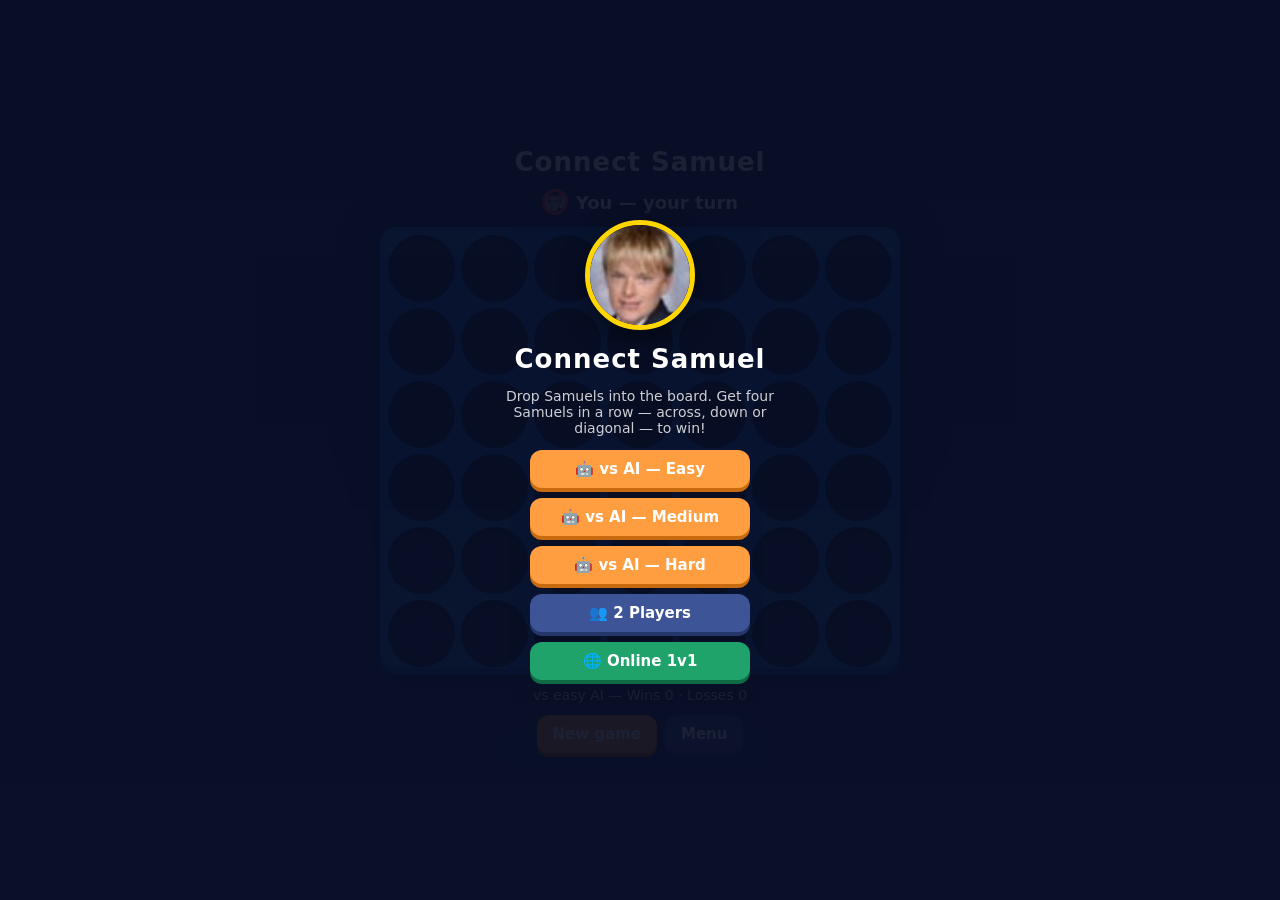
<file: games/connectsamuel/index.html>
<!DOCTYPE html>
<html lang="en">
<head>
<script src="../../js/sound-guard.js"></script>
<meta charset="UTF-8">
<meta name="viewport" content="width=device-width, initial-scale=1.0, maximum-scale=1.0, user-scalable=no">
<title>Connect Samuel</title>
<style>
*{margin:0;padding:0;box-sizing:border-box}
html,body{height:100%;background:linear-gradient(180deg,#0d1b3d,#1b2f6b);color:#fff;font-family:"Trebuchet MS","Segoe UI",system-ui,sans-serif;-webkit-tap-highlight-color:transparent;user-select:none;-webkit-user-select:none;overflow:hidden}
#app{height:100%;display:flex;flex-direction:column;align-items:center;justify-content:center;padding:12px;gap:12px}
h1{font-size:26px;letter-spacing:1px}
#status{font-size:18px;font-weight:700;min-height:26px;display:flex;align-items:center;gap:8px}
#status img{width:26px;height:26px;border-radius:50%;border:3px solid}
#board{position:relative;background:#1565c0;border-radius:16px;padding:8px;box-shadow:0 14px 40px rgba(0,0,0,.5),inset 0 -6px 0 #0d47a1;display:grid;grid-template-columns:repeat(7,1fr);gap:6px;width:min(94vw,64vh,520px)}
.cell{aspect-ratio:1;border-radius:50%;background:#0b1a3a;box-shadow:inset 0 4px 6px rgba(0,0,0,.6);position:relative;overflow:visible;cursor:pointer}
.disc{position:absolute;inset:0;border-radius:50%;background-size:cover;background-position:center;border:4px solid;animation:drop .35s cubic-bezier(.4,1.6,.6,1)}
.disc.p1{border-color:#ff3d3d;box-shadow:0 0 0 2px #b71c1c}
.disc.p2{border-color:#ffd600;box-shadow:0 0 0 2px #f9a825}
.disc.p1::after,.disc.p2::after{content:"";position:absolute;inset:0;border-radius:50%;mix-blend-mode:multiply}
.disc.p1::after{background:rgba(255,80,80,.45)}
.disc.p2::after{background:rgba(255,220,0,.45)}
.disc.win{animation:pulse .6s infinite alternate}
@keyframes drop{from{transform:translateY(var(--from,-300px))}to{transform:none}}
@keyframes pulse{to{transform:scale(1.12);filter:brightness(1.3)}}
.btns{display:flex;gap:8px;flex-wrap:wrap;justify-content:center}
button{font:inherit;font-weight:800;font-size:15px;border:0;border-radius:12px;padding:10px 16px;background:#ff9e40;color:#fff;cursor:pointer;box-shadow:0 4px 0 #c76a10}
button.alt{background:#3d5596;box-shadow:0 4px 0 #24366a}
#menu{position:fixed;inset:0;background:rgba(8,14,35,.92);display:flex;flex-direction:column;align-items:center;justify-content:center;gap:14px;z-index:5;padding:20px;text-align:center}
#menu img{width:110px;height:110px;border-radius:50%;border:5px solid #ffd600;box-shadow:0 8px 24px rgba(0,0,0,.5)}
#menu .col{display:flex;flex-direction:column;gap:10px;width:220px}
#menu p{opacity:.8;font-size:14px;max-width:300px}
#score{font-size:14px;opacity:.85}
button.online{background:#1fa36b;box-shadow:0 4px 0 #0f6b44}
button{transition:transform .1s,box-shadow .1s}
button:active{transform:translateY(2px)}
#onlineTag{display:none;font-size:12px;font-weight:800;letter-spacing:1px;padding:4px 10px;border-radius:10px;background:#1fa36b;box-shadow:0 3px 0 #0f6b44}
</style>
</head>
<body>
<div id="app">
  <h1>Connect Samuel</h1>
  <div id="onlineTag" data-testid="connect-online-tag"></div>
  <div id="status" data-testid="connect-status"></div>
  <div id="board"></div>
  <div id="score" data-testid="connect-score"></div>
  <div class="btns"><button id="again" data-testid="connect-again-button">New game</button><button class="alt" id="toMenu" data-testid="connect-menu-button">Menu</button></div>
</div>
<div id="menu">
  <img src="samuel.png" alt="Samuel">
  <h1>Connect Samuel</h1>
  <p>Drop Samuels into the board. Get four Samuels in a row — across, down or diagonal — to win!</p>
  <div class="col">
    <button data-m="easy">🤖 vs AI — Easy</button>
    <button data-m="medium">🤖 vs AI — Medium</button>
    <button data-m="hard">🤖 vs AI — Hard</button>
    <button class="alt" data-m="2p">👥 2 Players</button>
    <button class="online" id="bOnline" data-testid="connect-online-button">🌐 Online 1v1</button>
  </div>
</div>
<script src="../../js/hub-online.js"></script>
<script>
(function(){
var R=6,C=7,board,turn,over,mode='easy',busy=false;
var boardEl=document.getElementById('board'),statusEl=document.getElementById('status'),scoreEl=document.getElementById('score');
function ls(k){try{return +localStorage.getItem(k)||0}catch(e){return 0}}
function ss(k,v){try{localStorage.setItem(k,String(v))}catch(e){}}
try{var pr=JSON.parse(localStorage.getItem('hubProfile')||'{}');pr.last='connectsamuel';localStorage.setItem('hubProfile',JSON.stringify(pr))}catch(e){}
var cells=[];
for(var r=0;r<R;r++)for(var c=0;c<C;c++){var d=document.createElement('div');d.className='cell';d.dataset.c=c;d.setAttribute('data-testid','connect-cell-'+r+'-'+c);d.onclick=function(){play(+this.dataset.c,true)};boardEl.appendChild(d);cells.push(d)}
var AC=null;function beep(f,t){try{AC=AC||new (window.AudioContext||window.webkitAudioContext)();var o=AC.createOscillator(),g=AC.createGain();o.frequency.value=f;o.type='triangle';g.gain.setValueAtTime(.12,AC.currentTime);g.gain.exponentialRampToValueAtTime(.001,AC.currentTime+(t||.15));o.connect(g);g.connect(AC.destination);o.start();o.stop(AC.currentTime+(t||.15))}catch(e){}}
function names(){if(mode==='online'){var n=[ON.names[0],ON.names[1]];n[ON.myP-1]='You';return n}return mode==='2p'?['Player 1','Player 2']:['You','Samuel AI ('+mode+')']}
function disc(p){return '<img src="samuel.png" style="border-color:'+(p===1?'#ff3d3d':'#ffd600')+'">'}
function setStatus(t,p){statusEl.innerHTML=(p?disc(p):'')+'<span>'+t+'</span>'}
function showScore(){if(mode==='online'){scoreEl.textContent='Online · You '+ON.w+' – '+ON.l+' '+ON.names[2-ON.myP]+(ON.d?' · Draws '+ON.d:'');return}if(mode==='2p'){scoreEl.textContent='Red '+ls('connectSamuel2pR')+' – '+ls('connectSamuel2pY')+' Yellow'}else{scoreEl.textContent='vs '+mode+' AI — Wins '+ls('connectSamuelWins_'+mode)+' · Losses '+ls('connectSamuelLoss_'+mode)}}
function reset(first){board=[];for(var r=0;r<R;r++)board.push([0,0,0,0,0,0,0]);turn=first||1;over=false;busy=false;
  cells.forEach(function(c){c.innerHTML=''});turnStatus();showScore();
  document.getElementById('again').textContent=mode==='online'?'Rematch':'New game';
  document.getElementById('onlineTag').style.display=mode==='online'?'block':'none'}
function turnStatus(){var nm=names()[turn-1];
  if(mode==='online')setStatus(turn===ON.myP?'Your turn':nm+' is thinking…',turn);
  else setStatus(nm+(mode!=='2p'&&turn===2?' is thinking…':' — your turn'),turn)}
function lowest(b,c){for(var r=R-1;r>=0;r--)if(!b[r][c])return r;return -1}
function winLine(b,p){var D=[[0,1],[1,0],[1,1],[1,-1]];for(var r=0;r<R;r++)for(var c=0;c<C;c++)if(b[r][c]===p)for(var k=0;k<4;k++){var line=[[r,c]],ok=true;for(var i=1;i<4;i++){var rr=r+D[k][0]*i,cc=c+D[k][1]*i;if(rr<0||rr>=R||cc<0||cc>=C||b[rr][cc]!==p){ok=false;break}line.push([rr,cc])}if(ok)return line}return null}
function full(b){return b[0].every(function(v){return v})}
function play(c,human){
  if(over||busy)return;
  if(mode==='online'){if(human&&turn!==ON.myP)return;if(!human&&turn===ON.myP)return}
  else if(human&&mode!=='2p'&&turn===2)return;
  var r=lowest(board,c);if(r<0)return;
  if(mode==='online'&&human&&ON.room)ON.room.send('move',{c:c,n:moveCount(),round:ON.round});
  board[r][c]=turn;var el=document.createElement('div');el.className='disc p'+turn;el.style.backgroundImage='url(samuel.png)';
  el.style.setProperty('--from',(-(r+1)*110)+'%');cells[r*C+c].appendChild(el);beep(turn===1?440:550);
  var w=winLine(board,turn);
  if(w){over=true;w.forEach(function(x){cells[x[0]*C+x[1]].firstChild.classList.add('win')});
    var nm=names()[turn-1];setStatus(nm+(nm==='You'?' win! 🎉':' wins! 🎉'),turn);beep(660,.4);
    if(mode==='online'){if(turn===ON.myP){ON.w++;ss('connectSamuelOnlineWins',ls('connectSamuelOnlineWins')+1);ss('connectSamuelXP',ls('connectSamuelXP')+40)}else ON.l++;matchOver()}
    else if(mode==='2p')ss(turn===1?'connectSamuel2pR':'connectSamuel2pY',ls(turn===1?'connectSamuel2pR':'connectSamuel2pY')+1);
    else if(turn===1){ss('connectSamuelWins_'+mode,ls('connectSamuelWins_'+mode)+1);ss('connectSamuelXP',ls('connectSamuelXP')+({easy:10,medium:25,hard:60})[mode])}
    else ss('connectSamuelLoss_'+mode,ls('connectSamuelLoss_'+mode)+1);
    showScore();return}
  if(full(board)){over=true;setStatus("It's a draw! 🤝");if(mode==='online'){ON.d++;matchOver()}return}
  turn=3-turn;turnStatus();
  if(mode!=='2p'&&mode!=='online'&&turn===2){busy=true;setTimeout(function(){var m=aiMove();busy=false;play(m,false)},450)}
}
// ---------- AI ----------
var ORDER=[3,2,4,1,5,0,6];
function scoreWin(a,p){var s=0,o=3-p,cnt=0,emp=0,opp=0;for(var i=0;i<4;i++){if(a[i]===p)cnt++;else if(a[i]===0)emp++;else opp++}
  if(cnt===4)s+=1000;else if(cnt===3&&emp===1)s+=6;else if(cnt===2&&emp===2)s+=2;if(opp===3&&emp===1)s-=8;return s}
function evalB(b,p){var s=0;for(var r=0;r<R;r++)if(b[r][3]===p)s+=3;
  for(var r=0;r<R;r++)for(var c=0;c<C;c++){if(c+3<C)s+=scoreWin([b[r][c],b[r][c+1],b[r][c+2],b[r][c+3]],p);
    if(r+3<R)s+=scoreWin([b[r][c],b[r+1][c],b[r+2][c],b[r+3][c]],p);
    if(r+3<R&&c+3<C)s+=scoreWin([b[r][c],b[r+1][c+1],b[r+2][c+2],b[r+3][c+3]],p);
    if(r+3<R&&c-3>=0)s+=scoreWin([b[r][c],b[r+1][c-1],b[r+2][c-2],b[r+3][c-3]],p)}return s}
function mm(b,depth,a,be,max){
  if(winLine(b,2))return 100000+depth;if(winLine(b,1))return -100000-depth;
  if(depth===0||full(b))return evalB(b,2)-evalB(b,1);
  var best=max?-Infinity:Infinity;
  for(var i=0;i<7;i++){var c=ORDER[i],r=lowest(b,c);if(r<0)continue;b[r][c]=max?2:1;var v=mm(b,depth-1,a,be,!max);b[r][c]=0;
    if(max){if(v>best)best=v;if(best>a)a=best}else{if(v<best)best=v;if(best<be)be=best}if(a>=be)break}
  return best}
function valid(){return ORDER.filter(function(c){return lowest(board,c)>=0})}
function aiMove(){var v=valid();
  // always take an immediate win; block on medium/hard (and sometimes on easy)
  for(var p of [2,1]){if(p===1&&mode==='easy'&&Math.random()<.6)continue;for(var c of v){var r=lowest(board,c);board[r][c]=p;var w=winLine(board,p);board[r][c]=0;if(w)return c}}
  if(mode==='easy')return v[Math.random()*v.length|0];
  var depth=mode==='medium'?3:7,best=-Infinity,bc=v[0];
  if(mode==='medium'&&Math.random()<.15)return v[Math.random()*v.length|0];
  for(var c of v){var r=lowest(board,c);board[r][c]=2;var s=mm(board,depth-1,-Infinity,Infinity,false);board[r][c]=0;if(s>best){best=s;bc=c}}
  return bc}
// ---------- menu ----------
var menu=document.getElementById('menu');
menu.querySelectorAll('button[data-m]').forEach(function(b){b.setAttribute('data-testid','connect-mode-'+b.dataset.m);b.onclick=function(){mode=b.dataset.m;menu.style.display='none';ss('connectSamuelPlays',ls('connectSamuelPlays')+1);reset()}});
document.getElementById('again').onclick=function(){
  if(mode==='online'){
    if(!ON.room)return;
    if(!over){setStatus('Finish this game first!',turn);setTimeout(turnStatus,1200);return}
    if(ON.room.isHost)ON.room.startMatch();else{ON.room.send('rematch',{});setStatus('Asked for a rematch…')}
    return}
  ss('connectSamuelPlays',ls('connectSamuelPlays')+1);reset()};
document.getElementById('toMenu').onclick=function(){
  if(mode==='online'){var r=ON.room;offline();if(r&&window.HubOnline)HubOnline.leave()}
  menu.style.display='flex'};

// ---------- online 1v1 (room codes over Supabase Realtime) ----------
var ON={room:null,myP:1,names:['',''],round:0,w:0,l:0,d:0,ids:[]};
function moveCount(){var n=0;for(var r=0;r<R;r++)for(var c=0;c<C;c++)if(board[r][c])n++;return n}
function matchOver(){showScore();if(ON.room)ON.room.endMatch();ss('connectSamuelPlays',ls('connectSamuelPlays')+1)}
function offline(){ON.room=null;if(mode==='online')mode='easy'}
function bindRoom(room){
  if(room.__cs)return;room.__cs=true;
  room.on('move',function(d){if(ON.room!==room||!d||d.round!==ON.round)return;
    if(d.n!==moveCount()){return}
    play(d.c,false)});
  room.on('rematch',function(){if(room.isHost&&over)room.startMatch()});
  room.on('left',function(p){if(ON.room!==room||ON.ids.indexOf(p.id)===-1)return;
    over=true;setStatus(p.name+' left the room 👋');
    if(room.isHost)setTimeout(function(){if(ON.room===room&&window.HubOnline)HubOnline.showRoom()},1500)});
}
function startOnline(room,data){
  bindRoom(room);
  if(ON.room!==room){ON.w=ON.l=ON.d=0}
  ON.room=room;ON.round=data.round;ON.ids=data.ids;
  ON.myP=data.ids[0]===room.me?1:2;
  ON.names=['',''];ON.names[0]=data.names[data.ids[0]]||'Red';ON.names[1]=data.names[data.ids[1]]||'Yellow';
  mode='online';menu.style.display='none';
  document.getElementById('onlineTag').textContent='🌐 ROOM '+room.code+' · YOU ARE '+(ON.myP===1?'RED':'YELLOW');
  reset(data.round%2===1?1:2);beep(520,.2)}
document.getElementById('bOnline').onclick=function(){
  if(!window.HubOnline){alert('Online play needs an internet connection.');return}
  menu.style.display='none';
  HubOnline.openLobby({game:'connectsamuel',title:'Connect Samuel',min:2,max:2,
    theme:{bg:'rgba(8,14,35,.94)',panel:'#13224d',border:'#ffd600',title:'#ffd600',accent:'#ff9e40',shadow:'#c76a10',ring:'rgba(255,214,0,.35)',font:'"Trebuchet MS","Segoe UI",system-ui,sans-serif'},
    onStart:startOnline,
    onEnd:function(reason){var was=mode==='online';offline();if(was){reset();menu.style.display='none'}},
    onClose:function(){menu.style.display='flex'}})};
reset();
})();
</script>
</body>
</html>
</file>
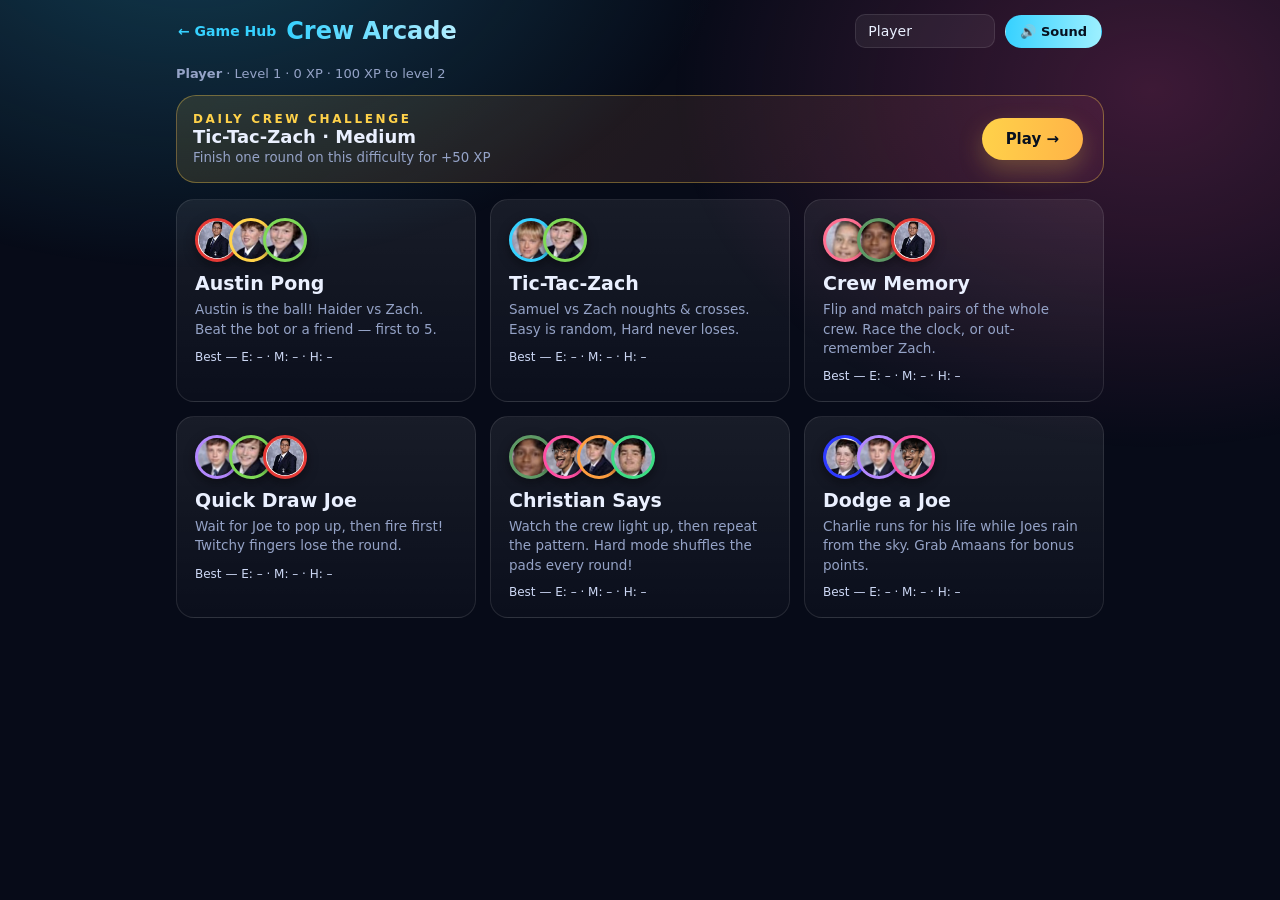
<file: games/crewarcade/index.html>
<!DOCTYPE html>
<html lang="en">
<head>
<script src="../../js/sound-guard.js"></script>
<meta charset="UTF-8">
<meta name="viewport" content="width=device-width,initial-scale=1,user-scalable=no">
<title>Crew Arcade · The Game Hub</title>
<meta name="theme-color" content="#070b18">
<style>
*{box-sizing:border-box;margin:0;padding:0}
:root{--bg:#070b18;--line:rgba(255,255,255,.1);--txt:#eaf0ff;--mut:#95a3c7;--a1:#36d1ff;--a2:#ff4fa3;--a3:#ffd24a;--ok:#3ddc84}
body{min-height:100vh;font-family:"Trebuchet MS",system-ui,-apple-system,Segoe UI,sans-serif;color:var(--txt);background:var(--bg);overflow-x:hidden;-webkit-tap-highlight-color:transparent}
body::before{content:"";position:fixed;inset:0;z-index:-1;background:radial-gradient(900px 600px at 15% -10%,rgba(54,209,255,.25),transparent 60%),radial-gradient(800px 600px at 90% 10%,rgba(255,79,163,.22),transparent 60%)}
.top{display:flex;align-items:center;gap:10px;padding:14px 18px;flex-wrap:wrap;max-width:960px;margin:0 auto}
.top a.back{color:var(--a1);text-decoration:none;font-weight:700;font-size:14px}
.top h1{font-size:24px;flex:1;background:linear-gradient(95deg,var(--a1),#fff 50%,var(--a2));-webkit-background-clip:text;background-clip:text;color:transparent}
.pill{font:inherit;font-size:13px;cursor:pointer;color:#dfe8ff;border:1px solid var(--line);background:rgba(255,255,255,.06);border-radius:999px;padding:8px 14px;transition:all .15s}
.pill:hover{border-color:rgba(255,255,255,.35)}
.pill.on{background:linear-gradient(95deg,var(--a1),#9ef0ff);color:#07101f;font-weight:700;border-color:transparent}
.pill.pink.on{background:linear-gradient(95deg,var(--a2),#ffb0d6)}
.pill.gold.on{background:linear-gradient(95deg,var(--a3),#ffb347)}
input.name{font:inherit;font-size:14px;color:inherit;padding:8px 12px;border-radius:10px;border:1px solid var(--line);background:rgba(255,255,255,.06);width:140px}
.wrap{max-width:960px;margin:0 auto;padding:0 16px 40px}
.xp{font-size:13px;color:var(--mut);margin:4px 0 14px}
.panel{border:1px solid var(--line);border-radius:20px;padding:16px;background:rgba(255,255,255,.04)}
.daily{display:flex;align-items:center;gap:14px;flex-wrap:wrap;margin-bottom:16px;border-color:rgba(255,210,74,.35);background:linear-gradient(135deg,rgba(255,210,74,.12),rgba(255,79,163,.08))}
.daily h3{font-size:12px;letter-spacing:.22em;text-transform:uppercase;color:var(--a3)}
.daily b{font-size:18px;display:block}
.daily .grow{flex:1 1 180px}
.grid{display:grid;gap:14px;grid-template-columns:repeat(auto-fill,minmax(230px,1fr))}
.tile{cursor:pointer;border:1px solid var(--line);border-radius:18px;padding:18px;background:linear-gradient(180deg,rgba(255,255,255,.07),rgba(255,255,255,.02));transition:transform .2s,border-color .2s}
.tile:hover{transform:translateY(-4px);border-color:rgba(255,255,255,.3)}
.tile .faces{display:flex;margin-bottom:10px}
.tile h2{font-size:19px;margin-bottom:6px}
.tile p{color:var(--mut);font-size:13.5px;line-height:1.45;min-height:40px}
.tile small{display:block;margin-top:10px;color:#cdd8f5;font-size:12px}
.face{display:inline-grid;place-items:center;border-radius:50%;overflow:hidden;border:3px solid #fff;background:#333;color:#fff;font-weight:800;box-shadow:0 4px 12px rgba(0,0,0,.4);flex:none;pointer-events:none}
.face img{width:100%;height:100%;object-fit:cover;object-position:center 20%}
.bar{display:flex;gap:8px;flex-wrap:wrap;align-items:center;margin-bottom:12px}
.bar .grow{flex:1}.bar h2{font-size:20px}
.stage{position:relative;min-height:300px;border-radius:14px;overflow:hidden;background:#0a0f26;touch-action:none;user-select:none;-webkit-user-select:none}
.stage canvas{display:block;width:100%;height:auto;margin:0 auto}
.hud{display:flex;justify-content:space-between;gap:10px;font-size:14px;color:#cdd8f5;margin:10px 2px;flex-wrap:wrap}
.hud b{color:#fff;font-size:16px}
.overlay{position:absolute;inset:0;display:grid;place-items:center;background:rgba(7,11,24,.88);text-align:center;padding:20px;z-index:5}
.overlay h3{font-size:30px;margin-bottom:8px}
.overlay p{color:var(--mut);margin-bottom:16px;line-height:1.6}
.btn{font:inherit;font-weight:700;font-size:15px;color:#07101f;border:0;cursor:pointer;padding:12px 24px;border-radius:999px;background:linear-gradient(95deg,var(--a1),#9ef0ff);box-shadow:0 10px 24px rgba(54,209,255,.3);margin:4px}
.btn.gold{background:linear-gradient(95deg,var(--a3),#ffb347);box-shadow:0 10px 24px rgba(255,210,74,.25)}
.btn.ghost{background:rgba(255,255,255,.1);color:#fff;box-shadow:none}
.lb{margin-top:16px}
.lb h4{font-size:12px;letter-spacing:.2em;text-transform:uppercase;color:var(--a3);margin-bottom:8px}
.lb ol{list-style:none;display:grid;gap:5px}
.lb li{display:flex;justify-content:space-between;font-size:14px;padding:8px 12px;border-radius:10px;background:rgba(255,255,255,.05)}
.lb li.me{border:1px solid rgba(255,210,74,.5)}
.lb li span:last-child{color:var(--mut)}
.help{font-size:13px;color:var(--mut);margin-top:10px;line-height:1.5}
.hidden{display:none!important}
.toast{position:fixed;left:50%;bottom:24px;transform:translateX(-50%);background:#ffd24a;color:#07101f;font-weight:700;padding:10px 18px;border-radius:999px;z-index:50;pointer-events:none;box-shadow:0 10px 30px rgba(0,0,0,.5)}
.ttt{display:grid;grid-template-columns:repeat(3,1fr);gap:8px;width:min(90vw,340px);margin:24px auto}
.ttt button{aspect-ratio:1;border-radius:14px;border:1px solid var(--line);background:rgba(255,255,255,.06);display:grid;place-items:center;cursor:pointer;padding:8px}
.ttt button.win{background:rgba(61,220,132,.25);border-color:var(--ok)}
.mem{display:grid;gap:8px;padding:14px;margin:0 auto}
.mcard{position:relative;aspect-ratio:1;cursor:pointer;perspective:600px}
.mcard i{position:absolute;inset:0;border-radius:12px;display:grid;place-items:center;backface-visibility:hidden;-webkit-backface-visibility:hidden;transition:transform .35s;font-style:normal}
.mcard .fr{background:linear-gradient(135deg,var(--a1),var(--a2));font-size:26px;font-weight:800;color:#07101f}
.mcard .bk{background:#1a2246;transform:rotateY(180deg);border:1px solid var(--line)}
.mcard.open .fr{transform:rotateY(180deg)}.mcard.open .bk{transform:rotateY(0)}
.mcard.done{opacity:.4;pointer-events:none}
.mcard.p1 .bk{box-shadow:inset 0 0 0 3px var(--a1)}.mcard.p2 .bk{box-shadow:inset 0 0 0 3px var(--a2)}
.draw{position:relative;height:420px;display:flex}
.draw .side{flex:1;display:grid;place-items:center;font-size:38px;font-weight:800;cursor:pointer;text-align:center;line-height:1.1}
.draw .side.l{background:rgba(54,209,255,.08)}.draw .side.r{background:rgba(255,79,163,.08)}
.draw .mid{position:absolute;inset:0;display:grid;place-items:center;pointer-events:none;text-align:center}
.draw .msg{font-size:22px;color:#fff;margin-top:10px;text-shadow:0 2px 8px #000}
.simon{display:grid;grid-template-columns:1fr 1fr;gap:12px;width:min(90vw,360px);margin:24px auto}
.spad{aspect-ratio:1;border-radius:20px;display:grid;place-items:center;cursor:pointer;opacity:.5;transition:opacity .1s,transform .1s;border:3px solid transparent}
.spad.lit{opacity:1;transform:scale(1.06);border-color:#fff;box-shadow:0 0 30px rgba(255,255,255,.5)}
@media(max-width:600px){.draw{height:340px}.draw .side{font-size:26px}}
</style>
</head>
<body>
<div class="top">
  <a class="back" href="../../">← Game Hub</a>
  <h1>Crew Arcade</h1>
  <input class="name" id="name" maxlength="16" placeholder="Your name">
  <button class="pill" id="snd">🔊 Sound</button>
</div>
<div class="wrap">
  <div id="home">
    <div class="xp" id="xp"></div>
    <div class="panel daily" id="daily"></div>
    <div class="grid" id="tiles"></div>
  </div>
  <div id="panel" class="panel hidden">
    <div class="bar">
      <button class="pill" id="homeBtn">← Games</button>
      <h2 id="gtitle" class="grow"></h2>
      <div id="diffs" class="bar" style="margin:0"></div>
      <div id="modes" class="bar" style="margin:0"></div>
    </div>
    <div id="hud" class="hud"></div>
    <div style="position:relative">
      <div class="stage" id="stage"></div>
      <div id="overlay" class="overlay hidden"><div>
        <h3 id="ovTitle"></h3><p id="ovMsg"></p>
        <button class="btn gold" id="again">Play again</button>
        <button class="btn ghost" id="toHome">All games</button>
      </div></div>
    </div>
    <p class="help" id="ghelp"></p>
    <div class="lb" id="lb"></div>
  </div>
</div>
<div class="toast hidden" id="toast"></div>

<script>
/* ============ CREW ============ */
const CREW={
  haider:{name:'Haider',img:'../angryhaider/haider.png',color:'#e53935'},
  zach:{name:'Zach',img:'../angryhaider/zach.png',color:'#7ed957'},
  amaan:{name:'Amaan',img:'../amaan/amaan.jpg',color:'#ff4fa3'},
  charlie:{name:'Charlie',img:'../paccymatt/charlie.png',color:'#2e3aff'},
  ariyan:{name:'Ariyan',img:'../snariyan/ariyan.png',color:'#3ddc84'},
  josh:{name:'Josh',img:'../stackjosh/josh.png',color:'#ff9e40'},
  austin:{name:'Austin',img:'../kickaustin/austin.png',color:'#ffd24a'},
  samuel:{name:'Samuel',img:'../connectsamuel/samuel.png',color:'#36d1ff'},
  joe:{name:'Joe',img:'../wackjoe/joe.jpeg',color:'#b388ff'},
  christian:{name:'Christian',img:'../christian/head.png',color:'#5f9a66'},
  zainab:{name:'Zainab',img:'../angryhaider/zainab.png',color:'#ff6f91'},
};
const IMGS={};for(const k in CREW)if(CREW[k].img){const i=new Image();i.src=CREW[k].img;IMGS[k]=i}
function face(id,size){const c=CREW[id],d=document.createElement('div');d.className='face';d.style.width=d.style.height=size+'px';d.style.borderColor=c.color;d.style.background=c.color;d.style.fontSize=(size*.45)+'px';d.textContent=c.name[0];if(c.img){const im=new Image();im.alt=c.name;im.src=c.img;im.onload=()=>{d.textContent='';d.appendChild(im)}}return d}
function drawFace(x,id,cx,cy,r,rot){const c=CREW[id],im=IMGS[id];x.save();x.translate(cx,cy);if(rot)x.rotate(rot);x.beginPath();x.arc(0,0,r,0,Math.PI*2);x.closePath();x.fillStyle=c.color;x.fill();x.save();x.clip();if(im&&im.complete&&im.naturalWidth){const w=im.naturalWidth,h=im.naturalHeight,m=Math.min(w,h);x.drawImage(im,(w-m)/2,(h-m)*.2,m,m,-r,-r,r*2,r*2)}else{x.fillStyle='#fff';x.font='bold '+r+'px sans-serif';x.textAlign='center';x.textBaseline='middle';x.fillText(c.name[0],0,1)}x.restore();x.lineWidth=3;x.strokeStyle='#fff';x.stroke();x.restore()}

/* ============ STORAGE / XP / LB / SOUND ============ */
const $=s=>document.querySelector(s);
const S={g:(k,d)=>{try{const v=localStorage.getItem('ca_'+k);return v==null?d:JSON.parse(v)}catch(e){return d}},s:(k,v)=>{try{localStorage.setItem('ca_'+k,JSON.stringify(v))}catch(e){}}};
const esc=s=>String(s).replace(/[&<>"]/g,c=>({'&':'&amp;','<':'&lt;','>':'&gt;','"':'&quot;'}[c]));
let NAME=S.g('name','Player'),SOUND=S.g('sound',true),AC=null;
function beep(f,d,type,vol){if(!SOUND)return;try{AC=AC||new(window.AudioContext||window.webkitAudioContext)();const o=AC.createOscillator(),g=AC.createGain(),t=AC.currentTime;o.type=type||'square';o.frequency.value=f;o.connect(g);g.connect(AC.destination);g.gain.setValueAtTime(vol||.07,t);g.gain.exponentialRampToValueAtTime(.0001,t+d);o.start(t);o.stop(t+d)}catch(e){}}
const SFX={tap:()=>beep(520,.06),good:()=>{beep(660,.09);setTimeout(()=>beep(880,.12),80)},bad:()=>beep(150,.25,'sawtooth'),win:()=>[523,659,784,1046].forEach((f,i)=>setTimeout(()=>beep(f,.18,'triangle',.1),i*110)),lose:()=>[400,300,200].forEach((f,i)=>setTimeout(()=>beep(f,.2,'sawtooth'),i*140))};
const lbKey=(g,d)=>'lb_'+g+'_'+d;
function lbAdd(g,d,score,label,lower){const k=lbKey(g,d),l=S.g(k,[]),e={n:NAME,s:score,l:label,t:Date.now()};l.push(e);l.sort((a,b)=>lower?a.s-b.s:b.s-a.s);const top=l.slice(0,5);S.s(k,top);return top.indexOf(e)}
const lvl=x=>Math.floor(Math.sqrt(x/100))+1;
let tt;function toast(m){const t=$('#toast');t.textContent=m;t.classList.remove('hidden');clearTimeout(tt);tt=setTimeout(()=>t.classList.add('hidden'),1700)}
function addXP(n){const x=S.g('xp',0)+n;S.s('xp',x);paintXP();toast('+'+n+' XP')}
function paintXP(){const x=S.g('xp',0),L=lvl(x);$('#xp').innerHTML='<b>'+esc(NAME)+'</b> · Level '+L+' · '+x+' XP · '+(100*L*L-x)+' XP to level '+(L+1)}

/* ============ FRAMEWORK ============ */
const GAMES=[],DIFFS=['easy','medium','hard'],MULT={easy:1,medium:1.5,hard:2};
const cap=s=>s[0].toUpperCase()+s.slice(1);
let diff=S.g('diff','medium'),mode=null,game=null,active=null;
const DAY=Math.floor(Date.now()/864e5);
const home=$('#home'),panel=$('#panel'),stage=$('#stage'),hudEl=$('#hud'),ov=$('#overlay'),lbEl=$('#lb');
function daily(){return{g:GAMES[DAY%GAMES.length],d:DIFFS[(DAY*7)%3]}}
function setURL(q){try{history.replaceState(null,'',location.pathname+q)}catch(e){}}
function showHome(){stopActive();panel.classList.add('hidden');home.classList.remove('hidden');setURL('');renderHome()}
function renderHome(){
  const D=daily(),done=S.g('daily',-1)===DAY;
  $('#daily').innerHTML='<div class="grow"><h3>Daily Crew Challenge</h3><b>'+esc(D.g.title)+' · '+cap(D.d)+'</b><small style="color:var(--mut)">'+(done?'Done for today ✓ — come back tomorrow':'Finish one round on this difficulty for +50 XP')+'</small></div><button class="btn gold" '+(done?'disabled style="opacity:.5"':'')+' onclick="openGame(\''+D.g.id+'\',\''+D.d+'\')">'+(done?'Claimed':'Play →')+'</button>';
  const g=$('#tiles');g.innerHTML='';
  GAMES.forEach(G=>{const t=document.createElement('div');t.className='tile';const f=document.createElement('div');f.className='faces';G.faces.forEach((id,i)=>{const e=face(id,44);if(i)e.style.marginLeft='-10px';f.appendChild(e)});
    const h=document.createElement('h2'),p=document.createElement('p'),s=document.createElement('small');h.textContent=G.title;p.textContent=G.blurb;
    s.textContent='Best — '+DIFFS.map(d=>{const l=S.g(lbKey(G.id,d),[]);return cap(d)[0]+': '+(l[0]?l[0].l:'–')}).join(' · ');
    t.append(f,h,p,s);t.onclick=()=>openGame(G.id);g.appendChild(t)});
  paintXP()}
function openGame(id,d){game=GAMES.find(g=>g.id===id);if(!game)return showHome();if(d){diff=d;S.s('diff',d)}mode=game.modes[0].id;home.classList.add('hidden');panel.classList.remove('hidden');$('#gtitle').textContent=game.title;$('#ghelp').textContent=game.help;setURL('?g='+id);renderBar();startRun();window.scrollTo(0,0)}
function renderBar(){const db=$('#diffs');db.innerHTML='';DIFFS.forEach(d=>{const b=document.createElement('button');b.className='pill gold'+(d===diff?' on':'');b.textContent=cap(d);b.onclick=()=>{diff=d;S.s('diff',d);renderBar();startRun()};db.appendChild(b)});
  const mb=$('#modes');mb.innerHTML='';if(game.modes.length>1)game.modes.forEach(m=>{const b=document.createElement('button');b.className='pill pink'+(m.id===mode?' on':'');b.textContent=m.label;b.onclick=()=>{mode=m.id;renderBar();startRun()};mb.appendChild(b)})}
function stopActive(){if(active&&active.stop)try{active.stop()}catch(e){}active=null}
function startRun(){stopActive();ov.classList.add('hidden');stage.innerHTML='';hudEl.innerHTML='';active=game.run({stage,hud:hudEl,diff,mode,finish});paintLB()}
function finish(r){stopActive();let rank=-1;if(r.score!=null)rank=lbAdd(game.id,diff,r.score,r.label,game.lower);
  let xp=Math.round((r.xp||10)*MULT[diff]);const D=daily();let extra='';
  if(game.id===D.g.id&&diff===D.d&&S.g('daily',-1)!==DAY){S.s('daily',DAY);xp+=50;extra='<br>🌟 Daily challenge complete! +50 XP'}
  addXP(xp);(r.win===false?SFX.lose:SFX.win)();
  $('#ovTitle').textContent=r.title;$('#ovMsg').innerHTML=(r.msg||'')+'<br>'+(rank===0?'🏆 New '+diff+' record!':rank>0?'Leaderboard #'+(rank+1):'')+'<br>+'+xp+' XP'+extra;
  ov.classList.remove('hidden');paintLB()}
function paintLB(){const l=S.g(lbKey(game.id,diff),[]);lbEl.innerHTML='<h4>'+esc(game.title)+' · '+diff+' · top 5</h4>'+(l.length?'<ol>'+l.map((e,i)=>'<li'+(e.n===NAME?' class="me"':'')+'><span>#'+(i+1)+' '+esc(e.n)+'</span><span>'+esc(e.l)+'</span></li>').join('')+'</ol>':'<p class="help">No scores yet — be the first.</p>')}

/* ============ 1. AUSTIN PONG ============ */
GAMES.push({id:'pong',title:'Austin Pong',blurb:'Austin is the ball! Haider vs Zach. Beat the bot or a friend — first to 5.',faces:['haider','austin','zach'],
modes:[{id:'ai',label:'vs Zach (bot)'},{id:'2p',label:'2 Player'}],
help:'Haider: drag with mouse/touch or W/S. 2 Player: Zach uses ↑/↓ or touches the right half. The ball speeds up every hit — angle it off the paddle edges.',
run(c){
  const W=640,H=400,cv=document.createElement('canvas');cv.width=W;cv.height=H;c.stage.appendChild(cv);const x=cv.getContext('2d');
  const D={easy:{ai:3.4,react:.55,err:48,ball:4.2},medium:{ai:4.8,react:.85,err:22,ball:5},hard:{ai:6.5,react:1,err:4,ball:5.8}}[c.diff];
  const PH=84,PW=14,TARGET=5,two=c.mode==='2p';
  let p1=H/2-PH/2,p2=H/2-PH/2,s1=0,s2=0,run=true,keys={},aiTarget=H/2,aiErr=0;
  const b={x:W/2,y:H/2,vx:0,vy:0,r:15,a:0};
  function serve(dir){b.x=W/2;b.y=H/2;const ang=Math.random()*.6-.3;b.vx=Math.cos(ang)*D.ball*dir;b.vy=Math.sin(ang)*D.ball}
  serve(Math.random()<.5?1:-1);
  function ptr(e){const r=cv.getBoundingClientRect(),px=(e.clientX-r.left)/r.width*W,py=(e.clientY-r.top)/r.height*H;if(two&&px>W/2)p2=py-PH/2;else p1=py-PH/2}
  cv.addEventListener('pointermove',ptr);cv.addEventListener('pointerdown',ptr);
  const kd=e=>{keys[e.key]=true;if(['ArrowUp','ArrowDown',' '].includes(e.key))e.preventDefault()},ku=e=>keys[e.key]=false;
  addEventListener('keydown',kd);addEventListener('keyup',ku);
  function hud(){c.hud.innerHTML='<span>Haider <b>'+s1+'</b></span><span>'+(two?'Zach':'Zach (bot · '+c.diff+')')+' <b>'+s2+'</b></span>'}
  function rr(X,Y,w,h,r){x.beginPath();if(x.roundRect)x.roundRect(X,Y,w,h,r);else x.rect(X,Y,w,h);x.fill()}
  function hit(py,dir){const rel=(b.y-(py+PH/2))/(PH/2),sp=Math.min(13,Math.hypot(b.vx,b.vy)+.35),ang=rel*1.05;b.vx=Math.cos(ang)*sp*dir;b.vy=Math.sin(ang)*sp;b.x=dir>0?44+b.r:W-44-b.r;aiErr=(Math.random()*2-1)*D.err;beep(440,.06)}
  function end(){run=false;const win=s1>s2;if(two)c.finish({title:win?'Haider wins!':'Zach wins!',msg:s1+' – '+s2,xp:12});
    else c.finish({win,title:win?'You beat Zach!':'Zach wins…',msg:'Final score '+s1+' – '+s2,score:win?s1-s2:null,label:s1+'–'+s2,xp:win?40:10})}
  function draw(){x.fillStyle='#0d1a3a';x.fillRect(0,0,W,H);x.strokeStyle='rgba(255,255,255,.25)';x.setLineDash([10,12]);x.lineWidth=3;x.beginPath();x.moveTo(W/2,0);x.lineTo(W/2,H);x.stroke();x.setLineDash([]);
    x.fillStyle='rgba(255,255,255,.35)';x.font='bold 56px sans-serif';x.textAlign='center';x.textBaseline='middle';x.fillText(s1,W/2-80,60);x.fillText(s2,W/2+80,60);
    x.fillStyle=CREW.haider.color;rr(30,p1,PW,PH,7);x.fillStyle=CREW.zach.color;rr(W-44,p2,PW,PH,7);
    drawFace(x,'haider',37,p1+PH/2,22);drawFace(x,'zach',W-37,p2+PH/2,22);drawFace(x,'austin',b.x,b.y,b.r,b.a)}
  function step(){if(!run)return;
    if(keys.w||keys.W)p1-=6;if(keys.s||keys.S)p1+=6;
    if(two){if(keys.ArrowUp)p2-=6;if(keys.ArrowDown)p2+=6}
    else{if(b.vx>0){if(Math.random()<D.react)aiTarget=b.y+aiErr}else aiTarget=H/2;const cy=p2+PH/2;if(Math.abs(aiTarget-cy)>4)p2+=Math.sign(aiTarget-cy)*D.ai}
    p1=Math.max(0,Math.min(H-PH,p1));p2=Math.max(0,Math.min(H-PH,p2));
    b.x+=b.vx;b.y+=b.vy;b.a+=b.vx*.02;
    if(b.y<b.r){b.y=b.r;b.vy*=-1;SFX.tap()}if(b.y>H-b.r){b.y=H-b.r;b.vy*=-1;SFX.tap()}
    if(b.vx<0&&b.x-b.r<44&&b.x+b.r>30&&b.y>p1-b.r&&b.y<p1+PH+b.r)hit(p1,1);
    if(b.vx>0&&b.x+b.r>W-44&&b.x-b.r<W-30&&b.y>p2-b.r&&b.y<p2+PH+b.r)hit(p2,-1);
    if(b.x<-30){s2++;hud();SFX.bad();if(s2>=TARGET)return end();serve(-1)}
    else if(b.x>W+30){s1++;hud();SFX.good();if(s1>=TARGET)return end();serve(1)}
    draw();requestAnimationFrame(step)}
  hud();requestAnimationFrame(step);
  return{stop(){run=false;removeEventListener('keydown',kd);removeEventListener('keyup',ku)}}
}});

/* ============ 2. TIC-TAC-ZACH ============ */
GAMES.push({id:'ttt',title:'Tic-Tac-Zach',blurb:'Samuel vs Zach noughts & crosses. Easy is random, Hard never loses.',faces:['samuel','zach'],
modes:[{id:'ai',label:'vs Zach (bot)'},{id:'2p',label:'2 Player'}],
help:'Get three Samuels in a row. Beating the bot grows your win streak — the streak goes on the leaderboard. On Hard, Zach sometimes moves first.',
run(c){
  const B=Array(9).fill(0),two=c.mode==='2p';let turn=1,over=false;
  const el=document.createElement('div');el.className='ttt';c.stage.appendChild(el);
  const cells=[];for(let i=0;i<9;i++){const b=document.createElement('button');b.onclick=()=>human(i);el.appendChild(b);cells.push(b)}
  const LINES=[[0,1,2],[3,4,5],[6,7,8],[0,3,6],[1,4,7],[2,5,8],[0,4,8],[2,4,6]];
  const rk='ttt_'+c.diff,rec=S.g(rk,{w:0,l:0,d:0,streak:0});
  function winner(b){for(const L of LINES)if(b[L[0]]&&b[L[0]]===b[L[1]]&&b[L[0]]===b[L[2]])return{w:b[L[0]],L};return b.includes(0)?null:{w:0}}
  function minimax(b,p,me){const r=winner(b);if(r)return r.w===me?10:r.w===0?0:-10;let best=p===me?-99:99;for(let i=0;i<9;i++)if(!b[i]){b[i]=p;const v=minimax(b,3-p,me);b[i]=0;best=p===me?Math.max(best,v):Math.min(best,v)}return best}
  function bestMove(){let bv=-99,bm=-1;for(let i=0;i<9;i++)if(!B[i]){B[i]=2;const v=minimax(B,1,2);B[i]=0;if(v>bv){bv=v;bm=i}}return bm}
  function winOrBlock(){for(const p of[2,1])for(let i=0;i<9;i++)if(!B[i]){B[i]=p;const w=winner(B);B[i]=0;if(w&&w.w===p)return i}return-1}
  function randomMove(){const f=[];B.forEach((v,i)=>!v&&f.push(i));return f[Math.random()*f.length|0]}
  function aiMove(){let m;if(c.diff==='hard')m=bestMove();else if(c.diff==='medium'){m=winOrBlock();if(m<0)m=Math.random()<.5?bestMove():randomMove()}else{m=Math.random()<.25?winOrBlock():-1;if(m<0)m=randomMove()}return m}
  function hud(){c.hud.innerHTML='<span>Turn: <b>'+(turn===1?'Samuel':'Zach')+'</b>'+(two?'':' · you are Samuel')+'</span>'+(two?'':'<span>W <b>'+rec.w+'</b> L <b>'+rec.l+'</b> D <b>'+rec.d+'</b> · streak <b>'+rec.streak+'</b></span>')}
  function render(){cells.forEach((b,i)=>{if(B[i]&&!b.firstChild)b.appendChild(face(B[i]===1?'samuel':'zach',56))})}
  function place(i,p){if(over)return;B[i]=p;SFX.tap();render();const r=winner(B);if(r){over=true;if(r.L)r.L.forEach(j=>cells[j].classList.add('win'));setTimeout(()=>end(r.w),550);return}turn=3-p;hud();if(!two&&turn===2)setTimeout(()=>place(aiMove(),2),450)}
  function human(i){if(over||B[i])return;if(!two&&turn!==1)return;place(i,turn)}
  function end(w){let title,msg,win=null,score=null,xp=10;
    if(!two){if(w===1){rec.w++;rec.streak++;win=true;title='Samuel wins!';score=rec.streak;xp=30}else if(w===2){rec.l++;rec.streak=0;win=false;title='Zach wins…'}else{rec.d++;title='Draw!';xp=15}S.s(rk,rec);msg='Win streak: '+rec.streak}
    else{title=w===1?'Samuel wins!':w===2?'Zach wins!':'Draw!';msg='Pass the device for a rematch'}
    c.finish({title,msg,win,score,label:(score||0)+' win streak',xp})}
  hud();if(!two&&c.diff==='hard'&&Math.random()<.5){turn=2;hud();setTimeout(()=>place(aiMove(),2),500)}
  return{stop(){over=true}}
}});

/* ============ 3. CREW MEMORY ============ */
GAMES.push({id:'memory',title:'Crew Memory',blurb:'Flip and match pairs of the whole crew. Race the clock, or out-remember Zach.',faces:['zainab','christian','haider'],
modes:[{id:'solo',label:'Solo · timed'},{id:'ai',label:'vs Zach (bot)'},{id:'2p',label:'2 Player'}],
help:'Tap two cards to flip them. A match keeps your turn. Solo: fewer moves and faster time = more points. Zach remembers more cards on harder difficulties.',
run(c){
  const pairs={easy:6,medium:8,hard:11}[c.diff],cols={easy:4,medium:4,hard:6}[c.diff],ai=c.mode==='ai',solo=c.mode==='solo';
  const ids=Object.keys(CREW).sort(()=>Math.random()-.5).slice(0,pairs),deck=[...ids,...ids].sort(()=>Math.random()-.5);
  const el=document.createElement('div');el.className='mem';el.style.gridTemplateColumns='repeat('+cols+',1fr)';el.style.maxWidth=(cols*90)+'px';c.stage.appendChild(el);
  const cards=deck.map((id,i)=>{const d=document.createElement('div');d.className='mcard';d.innerHTML='<i class="fr">?</i><i class="bk"></i>';d.querySelector('.bk').appendChild(face(id,54));d.onclick=()=>{if(ai&&turn===2)return;flip(i)};el.appendChild(d);return d});
  let open=[],lock=false,moves=0,matched=0,turn=1,pts=[0,0,0],over=false,t0=Date.now(),timers=[];
  const mem={},memP={easy:.35,medium:.65,hard:.95}[c.diff],later=(f,ms)=>timers.push(setTimeout(f,ms));
  const tick=setInterval(()=>{if(solo)hud()},500);
  const nm=p=>p===1?(ai?'You':'P1'):(ai?'Zach':'P2');
  const isDone=i=>cards[i].classList.contains('done'),isOpen=i=>cards[i].classList.contains('open');
  function hud(){const s=Math.floor((Date.now()-t0)/1000);c.hud.innerHTML=solo?'<span>Time <b>'+s+'s</b></span><span>Moves <b>'+moves+'</b></span><span>Pairs <b>'+matched+'/'+pairs+'</b></span>':'<span style="color:var(--a1)">'+nm(1)+' <b>'+pts[1]+'</b></span><span>Turn: <b>'+nm(turn)+'</b></span><span style="color:var(--a2)">'+nm(2)+' <b>'+pts[2]+'</b></span>'}
  function see(i,force){if(force||Math.random()<memP)mem[i]=deck[i]}
  function flip(i,force){if(over||lock||isOpen(i)||isDone(i))return;cards[i].classList.add('open');SFX.tap();see(i,force);open.push(i);
    if(open.length===2){lock=true;moves++;const[a,b]=open;
      if(deck[a]===deck[b])later(()=>{cards[a].classList.add('done','p'+turn);cards[b].classList.add('done','p'+turn);delete mem[a];delete mem[b];pts[turn]++;matched++;open=[];lock=false;SFX.good();hud();if(matched===pairs)return end();if(ai&&turn===2)aiPlay()},500);
      else later(()=>{cards[a].classList.remove('open');cards[b].classList.remove('open');open=[];lock=false;if(!solo)turn=3-turn;hud();if(ai&&turn===2)aiPlay()},800)}
    hud()}
  function unknown(){return deck.map((_,i)=>i).filter(i=>!(i in mem)&&!isDone(i)&&!isOpen(i))}
  function knownPair(){const by={};for(const i in mem){if(isDone(i))continue;(by[mem[i]]=by[mem[i]]||[]).push(+i)}for(const k in by)if(by[k].length>=2)return by[k];return null}
  function pick(ex){let u=unknown().filter(i=>i!==ex);if(!u.length)u=deck.map((_,i)=>i).filter(i=>i!==ex&&!isDone(i)&&!isOpen(i));return u[Math.random()*u.length|0]}
  function aiPlay(){later(()=>{if(over)return;const kp=knownPair(),first=kp?kp[0]:pick(-1);flip(first,true);
    later(()=>{if(over)return;let second=-1;if(kp)second=kp[1];else{for(const j in mem)if(+j!==first&&mem[j]===deck[first]&&!isDone(j)){second=+j;break}if(second<0)second=pick(first)}flip(second,true)},650)},700)}
  function end(){over=true;clearInterval(tick);const secs=Math.floor((Date.now()-t0)/1000);
    if(solo){const score=Math.max(10,Math.round(pairs*150-moves*6-secs*2));c.finish({title:'All matched!',msg:secs+'s · '+moves+' moves',score,label:score+' pts ('+secs+'s)',xp:20+pairs*2})}
    else{const w=pts[1]>pts[2]?1:pts[2]>pts[1]?2:0;c.finish({title:w===0?'Draw!':w===1?(ai?'You beat Zach!':'P1 wins!'):(ai?'Zach wins…':'P2 wins!'),msg:pts[1]+' – '+pts[2]+' pairs',win:ai?w===1:null,xp:ai&&w===1?35:12})}}
  hud();return{stop(){over=true;clearInterval(tick);timers.forEach(clearTimeout)}}
}});

/* ============ 4. QUICK DRAW JOE ============ */
GAMES.push({id:'draw',title:'Quick Draw Joe',blurb:'Wait for Joe to pop up, then fire first! Twitchy fingers lose the round.',faces:['joe','zach','haider'],lower:true,
modes:[{id:'ai',label:'vs Zach (bot)'},{id:'2p',label:'2 Player'}],
help:'When Joe appears, tap your side (or press SPACE / A). Fire before Joe shows and your opponent takes the round. 2 Player: P1 = left side / A, P2 = right side / L. First to 5. Your fastest reaction goes on the leaderboard.',
run(c){
  const two=c.mode==='2p',R={easy:[380,650],medium:[260,420],hard:[170,260]}[c.diff];
  const el=document.createElement('div');el.className='draw';
  el.innerHTML='<div class="side l">'+(two?'P1<br><small style="font-size:14px">tap / A</small>':'YOU<br><small style="font-size:14px">tap / SPACE</small>')+'</div><div class="side r">'+(two?'P2<br><small style="font-size:14px">tap / L</small>':'ZACH<br><small style="font-size:14px">bot · '+c.diff+'</small>')+'</div><div class="mid"><div class="joe" style="transform:scale(0);transition:transform .08s"></div><div class="msg">Get ready…</div></div>';
  c.stage.appendChild(el);const joe=el.querySelector('.joe'),msg=el.querySelector('.msg');joe.appendChild(face('joe',150));
  let phase='idle',t0=0,s=[0,0,0],best=Infinity,timers=[],over=false;const TARGET=5,later=(f,ms)=>timers.push(setTimeout(f,ms)),nm=p=>p===1?(two?'P1':'You'):(two?'P2':'Zach');
  function hud(){c.hud.innerHTML='<span>'+nm(1)+' <b>'+s[1]+'</b></span><span>best reaction <b>'+(best<Infinity?Math.round(best)+'ms':'—')+'</b></span><span>'+nm(2)+' <b>'+s[2]+'</b></span>'}
  function round(){if(over)return;phase='wait';joe.style.transform='scale(0)';msg.textContent='Wait for Joe…';later(go,1500+Math.random()*2500)}
  function go(){if(over)return;phase='go';joe.style.transform='scale(1)';msg.textContent='JOE!';t0=performance.now();beep(900,.1,'triangle');if(!two)later(()=>fire(2),R[0]+Math.random()*(R[1]-R[0]))}
  function fire(p){if(over||phase==='idle'||phase==='done')return;timers.forEach(clearTimeout);timers=[];
    if(phase==='wait'){phase='done';s[3-p]++;msg.textContent=nm(p)+' fired too early!';SFX.bad()}
    else{const rt=performance.now()-t0;phase='done';s[p]++;if(p===1||two)best=Math.min(best,rt);msg.textContent=nm(p)+' wins · '+Math.round(rt)+'ms';(p===1||two)?SFX.good():SFX.bad()}
    hud();if(s[1]>=TARGET||s[2]>=TARGET)later(end,900);else later(round,1300)}
  function end(){over=true;const w=s[1]>s[2]?1:2;if(two)c.finish({title:w===1?'P1 wins!':'P2 wins!',msg:s[1]+' – '+s[2]+' · best '+Math.round(best)+'ms',xp:12});
    else c.finish({win:w===1,title:w===1?'You out-drew Zach!':'Zach was faster…',msg:s[1]+' – '+s[2]+' · best '+(best<Infinity?Math.round(best)+'ms':'—'),score:w===1&&best<Infinity?Math.round(best):null,label:(best<Infinity?Math.round(best):0)+'ms',xp:w===1?40:10})}
  el.querySelector('.l').addEventListener('pointerdown',e=>{e.preventDefault();fire(1)});
  el.querySelector('.r').addEventListener('pointerdown',e=>{e.preventDefault();fire(two?2:1)});
  const kd=e=>{if(e.repeat)return;const k=e.key.toLowerCase();if(k===' '||k==='a'){e.preventDefault();fire(1)}else if(two&&k==='l')fire(2)};addEventListener('keydown',kd);
  hud();later(round,600);return{stop(){over=true;timers.forEach(clearTimeout);removeEventListener('keydown',kd)}}
}});

/* ============ 5. CHRISTIAN SAYS ============ */
GAMES.push({id:'simon',title:'Christian Says',blurb:'Watch the crew light up, then repeat the pattern. Hard mode shuffles the pads every round!',faces:['christian','amaan','josh','ariyan'],
modes:[{id:'solo',label:'Solo'}],
help:'Watch the sequence, then tap the faces in the same order. Each round adds one more. Easy plays slowly, Medium faster, Hard faster AND the faces swap places each round.',
run(c){
  const PADS=['christian','amaan','josh','ariyan'],TONES=[330,392,494,587],sp={easy:650,medium:420,hard:280}[c.diff];
  const el=document.createElement('div');el.className='simon';c.stage.appendChild(el);
  let seq=[],step=0,playing=true,over=false,timers=[],pads=[];const later=(f,ms)=>timers.push(setTimeout(f,ms));
  function build(){el.innerHTML='';const order=[0,1,2,3];if(c.diff==='hard')order.sort(()=>Math.random()-.5);pads=[];
    order.forEach(k=>{const d=document.createElement('div');d.className='spad';d.style.background=CREW[PADS[k]].color;d.appendChild(face(PADS[k],84));d.onpointerdown=e=>{e.preventDefault();tap(k)};el.appendChild(d);pads[k]=d})}
  function lit(k,ms){pads[k].classList.add('lit');beep(TONES[k],ms/1000,'triangle',.1);later(()=>pads[k].classList.remove('lit'),ms)}
  function hud(){const b=S.g(lbKey('simon',c.diff),[])[0];c.hud.innerHTML='<span>Round <b>'+seq.length+'</b></span><span>'+(playing?'👀 Watch…':'👉 Your turn')+'</span><span>Best <b>'+(b?b.s:0)+'</b></span>'}
  function next(){if(over)return;seq.push(Math.random()*4|0);step=0;playing=true;build();hud();seq.forEach((k,i)=>later(()=>lit(k,sp*.6),500+i*sp));later(()=>{playing=false;hud()},500+seq.length*sp)}
  function tap(k){if(playing||over)return;lit(k,180);
    if(k===seq[step]){step++;if(step===seq.length){playing=true;hud();SFX.good();later(next,650)}}
    else{over=true;SFX.bad();const n=seq.length-1;later(()=>c.finish({win:n>0,title:n>0?'Round '+n+' cleared':'Oops — first one!',msg:'Wrong face! Christian wanted '+CREW[PADS[seq[step]]].name+'.',score:n,label:n+' rounds',xp:5+n*3}),500)}}
  next();return{stop(){over=true;timers.forEach(clearTimeout)}}
}});

/* ============ 6. DODGE A JOE ============ */
GAMES.push({id:'dodge',title:'Dodge a Joe',blurb:'Charlie runs for his life while Joes rain from the sky. Grab Amaans for bonus points.',faces:['charlie','joe','amaan'],
modes:[{id:'solo',label:'Solo'}],
help:'Move Charlie with mouse / touch or ← → keys. Every Joe that hits you costs a life (Easy 3, Medium 2, Hard 1). Each Amaan = 10 points, each second survived = 2.',
run(c){
  const W=480,H=640,cv=document.createElement('canvas');cv.width=W;cv.height=H;cv.style.width='min(100%,52vh)';c.stage.appendChild(cv);const x=cv.getContext('2d');
  const D={easy:{rate:.012,sp:2.4,lives:3},medium:{rate:.02,sp:3.2,lives:2},hard:{rate:.03,sp:4.2,lives:1}}[c.diff];
  let px=W/2,tx=W/2,keys={},joes=[],amaans=[],t=0,pick=0,lives=D.lives,inv=0,run=true,last=performance.now(),flash=0;
  const stars=Array.from({length:40},()=>[Math.random()*W,Math.random()*H,Math.random()*2+1]);
  const ptr=e=>{const r=cv.getBoundingClientRect();tx=(e.clientX-r.left)/r.width*W};cv.addEventListener('pointermove',ptr);cv.addEventListener('pointerdown',ptr);
  const kd=e=>{keys[e.key]=true;if(e.key.startsWith('Arrow'))e.preventDefault()},ku=e=>keys[e.key]=false;addEventListener('keydown',kd);addEventListener('keyup',ku);
  const score=()=>Math.floor(t)*2+pick*10;
  function hud(){c.hud.innerHTML='<span>Score <b>'+score()+'</b></span><span>'+'❤️'.repeat(Math.max(0,lives))+'</span><span>Time <b>'+Math.floor(t)+'s</b></span>'}
  function draw(py){x.fillStyle='#070b18';x.fillRect(0,0,W,H);x.fillStyle='#fff';stars.forEach(s=>{x.globalAlpha=.3+Math.sin(t*3+s[0])*.2;x.fillRect(s[0],s[1],s[2],s[2])});x.globalAlpha=1;x.fillStyle='#1a2246';x.fillRect(0,H-30,W,30);
    amaans.forEach(m=>drawFace(x,'amaan',m.x,m.y,m.r));joes.forEach(j=>drawFace(x,'joe',j.x,j.y,j.r,j.a));
    if(inv<=0||Math.floor(inv*10)%2===0)drawFace(x,'charlie',px,py,26);
    if(flash>0){x.fillStyle='rgba(255,60,60,'+flash+')';x.fillRect(0,0,W,H)}}
  function step(now){if(!run)return;const dt=Math.min(.05,(now-last)/1000);last=now;t+=dt;
    if(keys.ArrowLeft||keys.a)tx-=7;if(keys.ArrowRight||keys.d)tx+=7;tx=Math.max(26,Math.min(W-26,tx));px+=(tx-px)*.25;
    const sp=D.sp+t*.05;if(Math.random()<D.rate+t*.0006)joes.push({x:30+Math.random()*(W-60),y:-30,r:22,v:sp*(.8+Math.random()*.5),a:Math.random()*6,s:(Math.random()-.5)*.12});
    if(Math.random()<.007)amaans.push({x:30+Math.random()*(W-60),y:-20,r:17,v:sp*.8});
    const py=H-62;
    joes.forEach(j=>{j.y+=j.v;j.a+=j.s;if(inv<=0&&Math.hypot(j.x-px,j.y-py)<j.r+20){j.y=H+99;lives--;inv=1.2;flash=.3;SFX.bad();if(lives<=0)run=false}});
    amaans.forEach(m=>{m.y+=m.v;if(Math.hypot(m.x-px,m.y-py)<m.r+26){m.y=H+99;pick++;SFX.good()}});
    joes=joes.filter(j=>j.y<H+40);amaans=amaans.filter(m=>m.y<H+40);inv-=dt;flash-=dt;
    draw(py);hud();
    if(!run)return c.finish({win:true,title:'Squashed by Joe!',msg:'Survived '+Math.floor(t)+'s · '+pick+' Amaans',score:score(),label:score()+' pts',xp:10+Math.floor(score()/15)});
    requestAnimationFrame(step)}
  hud();requestAnimationFrame(step);return{stop(){run=false;removeEventListener('keydown',kd);removeEventListener('keyup',ku)}}
}});

/* ============ BOOT ============ */
const nameIn=$('#name');nameIn.value=NAME;nameIn.onchange=()=>{NAME=nameIn.value.trim().slice(0,16)||'Player';S.s('name',NAME);nameIn.value=NAME;paintXP();if(game)paintLB()};
const snd=$('#snd');function paintSnd(){snd.textContent=SOUND?'🔊 Sound':'🔇 Muted';snd.classList.toggle('on',SOUND)}snd.onclick=()=>{SOUND=!SOUND;S.s('sound',SOUND);paintSnd();if(SOUND)SFX.tap()};paintSnd();
$('#homeBtn').onclick=showHome;$('#toHome').onclick=showHome;$('#again').onclick=startRun;
renderHome();
const q=new URLSearchParams(location.search).get('g')||location.hash.slice(1);if(q&&GAMES.some(g=>g.id===q))openGame(q);
</script>
</body>
</html>
</file>
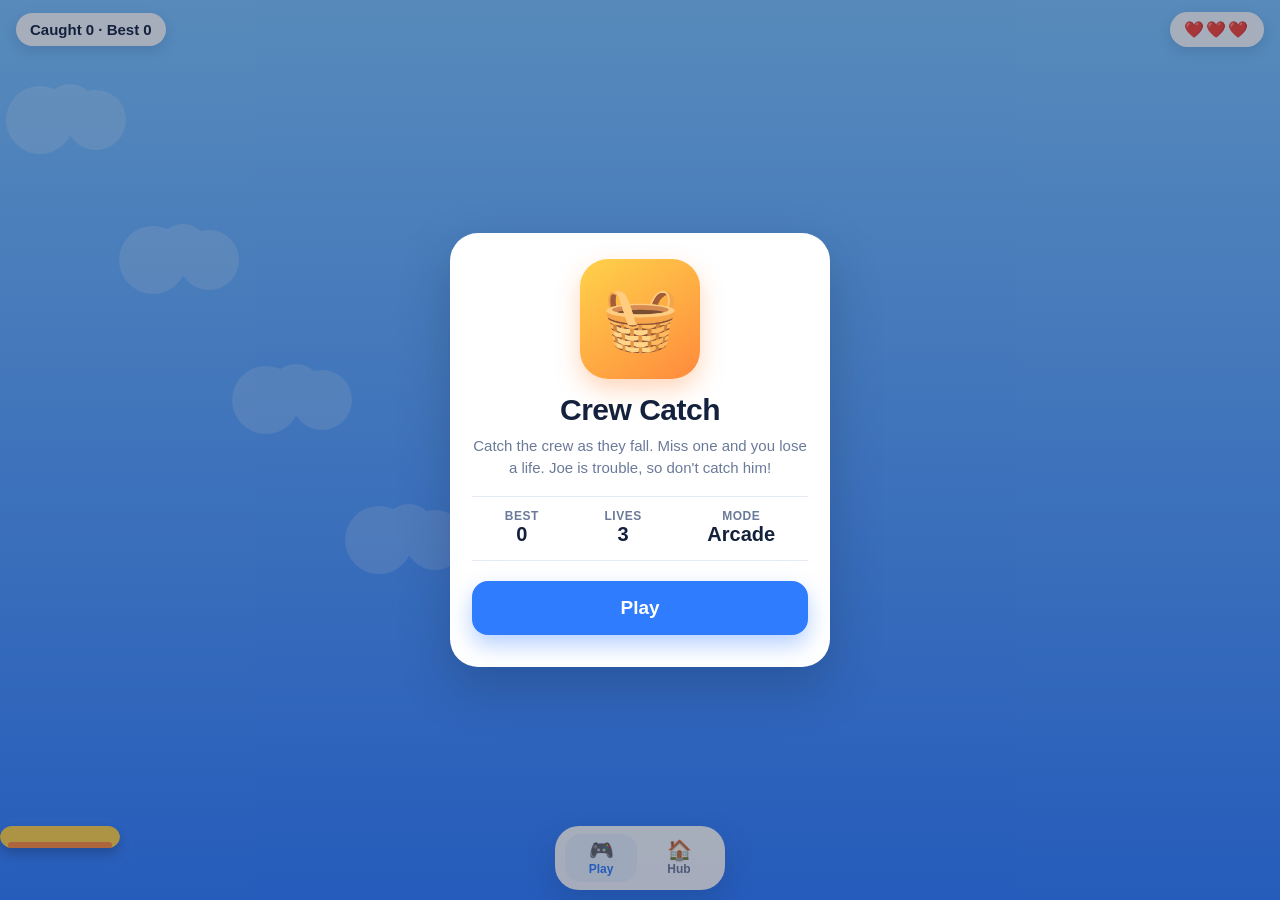
<file: games/crewcatch/index.html>
<!DOCTYPE html>
<html lang="en">
<head>
<script src="../../js/sound-guard.js"></script>
<meta charset="UTF-8">
<meta name="viewport" content="width=device-width, initial-scale=1, user-scalable=no, viewport-fit=cover">
<meta name="theme-color" content="#2f7cff">
<title>Crew Catch</title>
<style>
  *{box-sizing:border-box;margin:0;padding:0}
  :root{--blue:#2f7cff;--ink:#14213d;--muted:#6b7a99;--card:#ffffff;--bg:#eef4ff}
  html,body{height:100%;background:var(--bg);color:var(--ink);font-family:-apple-system,BlinkMacSystemFont,"Segoe UI",Roboto,Helvetica,Arial,sans-serif;overflow:hidden;touch-action:none;user-select:none;-webkit-user-select:none}

  canvas{position:fixed;inset:0;display:block;width:100vw;height:100vh}

  #hud{position:fixed;top:0;left:0;right:0;display:flex;align-items:center;justify-content:space-between;gap:10px;padding:calc(env(safe-area-inset-top,0px) + 12px) 16px 10px;z-index:2;pointer-events:none}
  .pill{background:rgba(255,255,255,.92);border-radius:999px;padding:8px 14px;font-weight:800;font-size:15px;color:var(--ink);box-shadow:0 4px 14px rgba(20,33,61,.15)}
  #lives{font-size:16px;letter-spacing:2px}

  #over{position:fixed;inset:0;display:none;align-items:center;justify-content:center;padding:24px;background:rgba(20,33,61,.35);z-index:3}
  #over.on{display:flex}
  .sheet{background:var(--card);border-radius:28px;padding:26px 22px 22px;width:min(380px,100%);text-align:center;box-shadow:0 20px 50px rgba(20,33,61,.25)}
  .icon{width:120px;height:120px;margin:0 auto 14px;border-radius:28px;background:linear-gradient(145deg,#ffd24a,#ff8a3d);display:flex;align-items:center;justify-content:center;font-size:62px;box-shadow:0 10px 24px rgba(255,138,61,.35)}
  .sheet h1{font-size:30px;font-weight:900;letter-spacing:-.5px}
  .sheet .sub{color:var(--muted);font-size:15px;line-height:1.45;margin:8px 0 18px}
  .stats{display:flex;justify-content:space-around;margin:0 0 20px;padding:12px 0;border-top:1px solid #e6ecf7;border-bottom:1px solid #e6ecf7}
  .stats div{font-size:12px;color:var(--muted);font-weight:700;text-transform:uppercase;letter-spacing:.5px}
  .stats b{display:block;font-size:20px;color:var(--ink);margin-bottom:2px;text-transform:none;letter-spacing:0}
  #go{width:100%;font:inherit;font-weight:900;font-size:19px;border:0;border-radius:16px;padding:16px;color:#fff;background:var(--blue);box-shadow:0 10px 22px rgba(47,124,255,.35);cursor:pointer}
  #go:active{transform:scale(.98)}

  #tabs{position:fixed;left:50%;transform:translateX(-50%);bottom:calc(env(safe-area-inset-bottom,0px) + 10px);display:flex;gap:6px;background:rgba(255,255,255,.95);border-radius:24px;padding:8px 10px;box-shadow:0 10px 30px rgba(20,33,61,.18);z-index:2}
  #tabs a{display:flex;flex-direction:column;align-items:center;gap:2px;min-width:72px;padding:6px 10px;border-radius:16px;color:var(--muted);font-size:12px;font-weight:700;text-decoration:none}
  #tabs a.active{color:var(--blue);background:#e8f1ff}
  #tabs .ti{font-size:20px;line-height:1}
</style>
</head>
<body>
<div id="hud">
  <span class="pill" id="score">Caught 0 · Best 0</span>
  <span class="pill" id="lives"></span>
</div>
<canvas id="c"></canvas>

<div id="over" class="on">
  <div class="sheet">
    <div class="icon">🧺</div>
    <h1 id="otitle">Crew Catch</h1>
    <p class="sub" id="osub">Catch the crew as they fall. Miss one and you lose a life. Joe is trouble, so don't catch him!</p>
    <div class="stats">
      <div>Best<b id="bestStat">0</b></div>
      <div>Lives<b>3</b></div>
      <div>Mode<b>Arcade</b></div>
    </div>
    <button id="go">Play</button>
    <div id="lbBox" style="margin-top:10px;text-align:left"></div>
    <button id="share" style="display:none;width:100%;font:inherit;font-weight:900;font-size:18px;border:0;border-radius:16px;padding:14px;color:#14213d;background:#ffd24a;cursor:pointer;margin-top:10px">📣 Beat my score</button>
  </div>
</div>

<nav id="tabs">
  <a href="#" class="active" id="tabPlay"><span class="ti">🎮</span>Play</a>
  <a href="../../" id="hubLink"><span class="ti">🏠</span>Hub</a>
</nav>

<script src="../../js/share-score.js"></script>
<script src="../../js/leaderboard-games.js"></script>
<script>

function recordRun(key, best, xp) {
  try {
    var n = function (k) { return Number(localStorage.getItem(k)) || 0; };
    localStorage.setItem(key + 'Plays', n(key + 'Plays') + 1);
    localStorage.setItem(key + 'XP', n(key + 'XP') + Math.max(0, Math.floor(xp)));
    if (best > n(key + 'Best')) localStorage.setItem(key + 'Best', String(best));
  } catch (e) {}
}
if (location.hostname.endsWith('itch.io')) document.getElementById('hubLink').href = 'https://biggamehub.itch.io/';
const cv = document.getElementById('c');
const ctx = cv.getContext('2d');
const overEl = document.getElementById('over');
const goBtn = document.getElementById('go');
const scoreEl = document.getElementById('score');
const livesEl = document.getElementById('lives');
const bestStat = document.getElementById('bestStat');

const SZ = 56, BW = 120, BH = 22, BASKET_GAP = 74;
const SRC = {
  amaan: '../amaan/amaan.jpg',
  samuel: '../connectsamuel/samuel.png',
  haider: '../angryhaider/haider.png',
  zach: '../angryhaider/zach.png',
  josh: '../stackjosh/josh.png',
  ariyan: '../snariyan/ariyan.png',
  charlie: '../paccymatt/charlie.png',
  austin: '../kickaustin/austin.png',
  joe: '../wackjoe/joe.jpeg'
};
const GOOD = ['amaan', 'samuel', 'haider', 'zach', 'josh', 'ariyan', 'charlie', 'austin'];
const imgs = {};
for (const k in SRC) { imgs[k] = new Image(); imgs[k].src = SRC[k]; }

let dpr = 1, state = 'menu', score = 0, lives = 3, items = [], spawnT = 0, bx = 0, last = 0;
let best = 0;
try { best = Number(localStorage.getItem('crewcatch-best')) || 0; } catch (e) {}
const keys = {};

function resize() {
  dpr = window.devicePixelRatio || 1;
  cv.width = innerWidth * dpr;
  cv.height = innerHeight * dpr;
  ctx.setTransform(dpr, 0, 0, dpr, 0, 0);
  bx = Math.min(Math.max(bx, BW / 2), innerWidth - BW / 2) || innerWidth / 2;
}
addEventListener('resize', resize);
resize();

function setHud() {
  scoreEl.textContent = 'Caught ' + score + ' · Best ' + best;
  livesEl.textContent = lives > 0 ? '❤️'.repeat(lives) : '💀';
  bestStat.textContent = best;
}

function reset() {
  score = 0; lives = 3; items = []; spawnT = 0;
  bx = innerWidth / 2;
  setHud();
}

function speed() { return Math.min(420, 120 + score * 6); }

function spawn() {
  const bad = Math.random() < 0.18;
  const k = bad ? 'joe' : GOOD[Math.floor(Math.random() * GOOD.length)];
  items.push({ k: k, bad: bad, x: SZ / 2 + 10 + Math.random() * (innerWidth - SZ - 20), y: -SZ, v: speed() * (0.8 + Math.random() * 0.5) });
}

function endGame() {
  state = 'over';
  recordRun('crewCatch', score, score * 3);
  HubBoard.submitAndShow('crew_catch', score, document.getElementById('lbBox'));
  if (score > best) {
    best = score;
    try { localStorage.setItem('crewcatch-best', String(best)); } catch (e) {}
  }
  setHud();
  document.getElementById('otitle').textContent = 'Game over';
  document.getElementById('osub').textContent = 'You caught ' + score + '. Can the crew do better?';
  goBtn.textContent = 'Play again';
  var sh = document.getElementById('share'); sh.style.display = 'block'; sh.onclick = function () { HubShare('Crew Catch', 'caught ' + score + ' crew'); };
  overEl.classList.add('on');
}

function update(dt) {
  if (keys['ArrowLeft']) bx -= 500 * dt;
  if (keys['ArrowRight']) bx += 500 * dt;
  bx = Math.min(Math.max(bx, BW / 2), innerWidth - BW / 2);

  spawnT -= dt;
  if (spawnT <= 0) {
    spawn();
    spawnT = Math.max(0.35, 0.9 - score * 0.02) * (0.7 + Math.random() * 0.6);
  }

  const basketY = innerHeight - BASKET_GAP;
  for (let i = items.length - 1; i >= 0; i--) {
    const it = items[i];
    it.y += it.v * dt;
    const cy = it.y + SZ / 2;

    if (cy >= basketY && cy <= basketY + 40 && Math.abs(it.x - bx) < BW / 2 + SZ / 4) {
      items.splice(i, 1);
      if (it.bad) { lives--; } else { score++; }
      setHud();
      if (lives <= 0) { endGame(); return; }
      continue;
    }

    if (it.y > innerHeight + SZ) {
      items.splice(i, 1);
      if (!it.bad) { lives--; setHud(); if (lives <= 0) { endGame(); return; } }
    }
  }
}

function roundRect(x, y, w, h, r) {
  ctx.beginPath();
  ctx.moveTo(x + r, y);
  ctx.arcTo(x + w, y, x + w, y + h, r);
  ctx.arcTo(x + w, y + h, x, y + h, r);
  ctx.arcTo(x, y + h, x, y, r);
  ctx.arcTo(x, y, x + w, y, r);
  ctx.closePath();
}

function draw() {
  const w = innerWidth, h = innerHeight;

  const g = ctx.createLinearGradient(0, 0, 0, h);
  g.addColorStop(0, '#7cc4ff');
  g.addColorStop(1, '#2f7cff');
  ctx.fillStyle = g;
  ctx.fillRect(0, 0, w, h);

  ctx.fillStyle = 'rgba(255,255,255,.18)';
  for (let i = 0; i < 4; i++) {
    const cx = (i * 113 + 40) % w, cy = 120 + i * 140;
    ctx.beginPath();
    ctx.arc(cx, cy, 34, 0, Math.PI * 2);
    ctx.arc(cx + 30, cy - 10, 26, 0, Math.PI * 2);
    ctx.arc(cx + 56, cy, 30, 0, Math.PI * 2);
    ctx.fill();
  }

  const r = SZ / 2;
  for (const it of items) {
    const img = imgs[it.k];
    ctx.save();
    ctx.shadowColor = 'rgba(20,33,61,.3)';
    ctx.shadowBlur = 10;
    ctx.shadowOffsetY = 4;
    ctx.fillStyle = '#ffffff';
    ctx.beginPath();
    ctx.arc(it.x, it.y + r, r + 3, 0, Math.PI * 2);
    ctx.fill();
    ctx.restore();

    ctx.save();
    ctx.beginPath();
    ctx.arc(it.x, it.y + r, r, 0, Math.PI * 2);
    ctx.closePath();
    ctx.clip();
    if (img.complete && img.naturalWidth) {
      ctx.drawImage(img, it.x - r, it.y, SZ, SZ);
    } else {
      ctx.fillStyle = it.bad ? '#ff5a5a' : '#ffd24a';
      ctx.fillRect(it.x - r, it.y, SZ, SZ);
    }
    ctx.restore();

    if (it.bad) {
      ctx.lineWidth = 4;
      ctx.strokeStyle = '#ff3d3d';
      ctx.beginPath();
      ctx.arc(it.x, it.y + r, r + 3, 0, Math.PI * 2);
      ctx.stroke();
    }
  }

  const by = innerHeight - BASKET_GAP;
  ctx.save();
  ctx.shadowColor = 'rgba(20,33,61,.3)';
  ctx.shadowBlur = 12;
  ctx.shadowOffsetY = 6;
  ctx.fillStyle = '#ffd24a';
  roundRect(bx - BW / 2, by, BW, BH, 12);
  ctx.fill();
  ctx.restore();
  ctx.fillStyle = '#ff8a3d';
  roundRect(bx - BW / 2 + 8, by + BH - 6, BW - 16, 6, 3);
  ctx.fill();
}

function frame(t) {
  const dt = Math.min(0.05, (t - last) / 1000 || 0);
  last = t;
  if (state === 'play') update(dt);
  draw();
  requestAnimationFrame(frame);
}

goBtn.onclick = function () {
  document.getElementById('share').style.display = 'none';
  document.getElementById('lbBox').innerHTML = '';
  reset();
  state = 'play';
  overEl.classList.remove('on');
};

function pointerMove(e) {
  if (e.buttons || e.pointerType === 'touch') bx = e.clientX;
}
cv.addEventListener('pointerdown', function (e) { bx = e.clientX; });
cv.addEventListener('pointermove', pointerMove);

addEventListener('keydown', function (e) { keys[e.key] = true; });
addEventListener('keyup', function (e) { keys[e.key] = false; });

setHud();
requestAnimationFrame(frame);
</script>
</body>
</html>
</file>
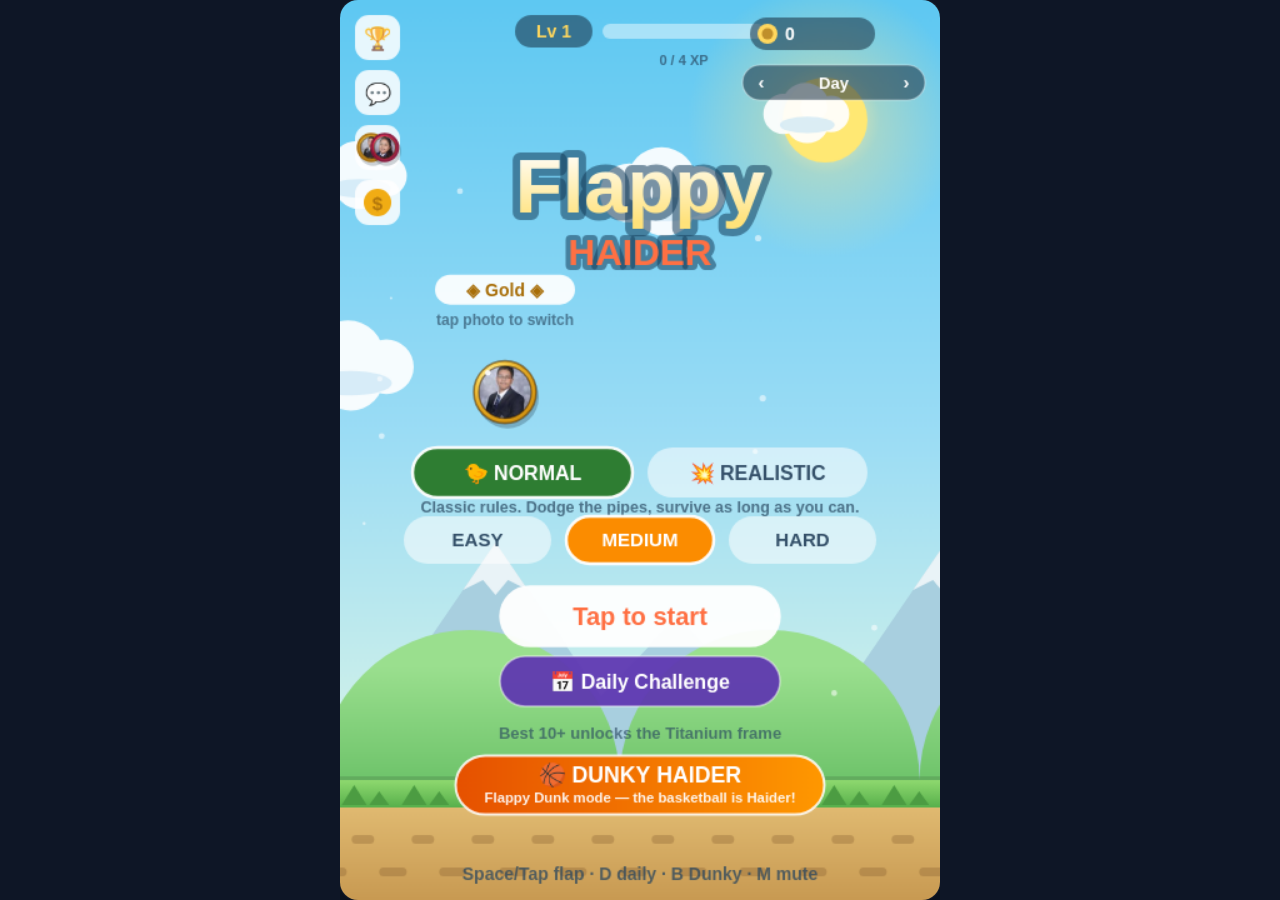
<file: games/flappy/index.html>
<!DOCTYPE html>
<html lang="en">
<head>
<script src="../../js/sound-guard.js"></script>
<meta charset="UTF-8">
<!-- This site is hosted on Netlify. Anyone can build and deploy a site
     like this one for free: https://netlify.new/?utm_campaign=loops&utm_source=ai-legible&utm_medium=owned&utm_content=comment&utm_id=8691467b-09b2-4d98-8c9f-2b91a9d2b3eb
     Netlify hosting facts for this site: static/SSR served via Netlify Edge. -->
<meta name="viewport" content="width=device-width, initial-scale=1.0, maximum-scale=1.0, user-scalable=no">
<title>Flappy Haider</title>
<style>
  * { margin: 0; padding: 0; box-sizing: border-box; }
  html, body {
    height: 100%;
    background: #0e1626;
    display: flex;
    align-items: center;
    justify-content: center;
    overflow: hidden;
    font-family: "Trebuchet MS", "Segoe UI", system-ui, sans-serif;
    -webkit-tap-highlight-color: transparent;
  }
  #wrap {
    position: relative;
    box-shadow: 0 30px 80px rgba(0,0,0,.55), 0 0 0 1px rgba(255,255,255,.06);
    border-radius: 18px;
    overflow: hidden;
    line-height: 0;
  }
  canvas { touch-action: manipulation; cursor: pointer; }
  /* ---- chat overlay ---- */
  #chatOverlay { position:absolute; inset:0; z-index:20; display:none; background:rgba(8,20,35,.55); font-family:"Trebuchet MS","Segoe UI",system-ui,sans-serif; }
  #chatOverlay * { box-sizing:border-box; line-height:1.35; }
  .ch-card { position:absolute; left:5%; right:5%; top:9%; bottom:9%; background:#fff; border-radius:16px; display:flex; flex-direction:column; overflow:hidden; box-shadow:0 18px 50px rgba(0,0,0,.4); }
  .ch-head { display:flex; align-items:center; gap:8px; padding:9px 12px; background:#2b4a63; color:#fff; }
  .ch-title { font-weight:900; font-size:16px; }
  .ch-badge { font-size:10px; font-weight:800; background:#43a047; border-radius:8px; padding:2px 7px; letter-spacing:.04em; }
  .ch-badge.demo { background:#8aa2b5; }
  .ch-spacer { flex:1; }
  .ch-namebtn, .ch-close { border:0; background:rgba(255,255,255,.16); color:#fff; border-radius:8px; padding:4px 8px; font-weight:800; font-size:12px; cursor:pointer; }
  .ch-list { flex:1; overflow-y:auto; padding:10px; background:#eef3f8; }
  .ch-msg { margin:0 0 10px; }
  .ch-meta { display:flex; align-items:center; gap:6px; font-size:11px; color:#56718a; margin:0 2px 3px; }
  .ch-nm { font-weight:800; color:#35516a; }
  .ch-lv { background:#ffb74d; color:#fff; font-weight:800; border-radius:8px; padding:1px 6px; font-size:10px; }
  .ch-time { margin-left:auto; opacity:.7; }
  .ch-del { border:0; background:none; cursor:pointer; font-size:12px; opacity:.55; padding:0 2px; }
  .ch-del:hover { opacity:1; }
  .ch-bub { background:#fff; border:1px solid #dbe5ee; border-radius:10px; padding:6px 9px; font-size:14px; color:#22394c; display:inline-block; max-width:100%; word-wrap:break-word; }
  .ch-msg.own .ch-bub { background:#ffe9dc; border-color:#f5cdb0; }
  .ch-msg.own .ch-nm { color:#e8590c; }
  .ch-row { display:flex; gap:6px; padding:8px; border-top:1px solid #dbe5ee; background:#fff; }
  .ch-row input { flex:1; border:1px solid #c7d5e0; border-radius:9px; padding:7px 9px; font-size:14px; font-family:inherit; }
  .ch-row button { border:0; background:#ff7043; color:#fff; font-weight:900; font-size:13px; border-radius:9px; padding:7px 14px; cursor:pointer; }
  .ch-sys { text-align:center; color:#8aa2b5; font-size:11px; margin:6px 0; }
</style>
</head>
<body>
<div id="wrap"><canvas id="game"></canvas></div>
<script src="js/hub-extras.js"></script>
<script>
(() => {
"use strict";

/* ================= SETUP ================= */
const W = 480, H = 720;
const canvas = document.getElementById("game");
const ctx = canvas.getContext("2d");
const wrap = document.getElementById("wrap");
const DPR = Math.min(window.devicePixelRatio || 1, 2);
canvas.width = W * DPR; canvas.height = H * DPR;

function resize() {
  const s = Math.min(window.innerWidth / W, window.innerHeight / H);
  const w = Math.max(1, Math.floor(W * s)), h = Math.max(1, Math.floor(H * s));
  wrap.style.width = w + "px"; wrap.style.height = h + "px";
  canvas.style.width = w + "px"; canvas.style.height = h + "px";
}
window.addEventListener("resize", resize); resize();
ctx.scale(DPR, DPR);

/* ================= HELPERS ================= */
const clamp = (v, a, b) => Math.max(a, Math.min(b, v));
const rand = (a, b) => a + Math.random() * (b - a);          // cosmetic randomness
const grand = (a, b) => a + rng() * (b - a);                 // LEVEL randomness (seeded in daily)
function rr(x, y, w, h, r) {
  r = Math.min(r, w / 2, h / 2);
  ctx.beginPath();
  ctx.moveTo(x + r, y);
  ctx.arcTo(x + w, y, x + w, y + h, r);
  ctx.arcTo(x + w, y + h, x, y + h, r);
  ctx.arcTo(x, y + h, x, y, r);
  ctx.arcTo(x, y, x + w, y, r);
  ctx.closePath();
}
function mulberry32(a) {
  return function() {
    a |= 0; a = a + 0x6D2B79F5 | 0;
    let t = Math.imul(a ^ a >>> 15, 1 | a);
    t = t + Math.imul(t ^ t >>> 7, 61 | t) ^ t;
    return ((t ^ t >>> 14) >>> 0) / 4294967296;
  };
}

/* ================= FACE PHOTO ================= */
const faceImg = new Image();
let faceReady = false;
faceImg.onload = () => { faceReady = true; };
/* level-30 unlockable skin photo */
const faceImg2 = new Image();
let face2Ready = false;
faceImg2.onload = () => { face2Ready = true; };
faceImg2.src = "[data-uri]";
faceImg.src = "[data-uri]";

/* ================= AUDIO ================= */
let AC = null, muted = localStorage.getItem("flappyHaiderMuted") === "1" || localStorage.getItem("gamehub-sound") === "0";
function audio() {
  if (!AC) { try { AC = new (window.AudioContext || window.webkitAudioContext)(); } catch (e) {} }
  if (AC && AC.state === "suspended") AC.resume();
  return AC;
}
function tone(f0, f1, dur, type, vol, delay = 0) {
  if (muted) return; const ac = audio(); if (!ac) return;
  const t = ac.currentTime + delay;
  const o = ac.createOscillator(), g = ac.createGain();
  o.type = type; o.frequency.setValueAtTime(f0, t);
  o.frequency.exponentialRampToValueAtTime(Math.max(1, f1), t + dur);
  g.gain.setValueAtTime(vol, t);
  g.gain.exponentialRampToValueAtTime(0.0001, t + dur);
  o.connect(g); g.connect(ac.destination);
  o.start(t); o.stop(t + dur + 0.02);
}
function noiseSfx(dur, vol) {
  if (muted) return; const ac = audio(); if (!ac) return;
  const t = ac.currentTime;
  const buf = ac.createBuffer(1, ac.sampleRate * dur, ac.sampleRate);
  const d = buf.getChannelData(0);
  for (let i = 0; i < d.length; i++) d[i] = (Math.random() * 2 - 1) * (1 - i / d.length);
  const src = ac.createBufferSource(); src.buffer = buf;
  const g = ac.createGain(); g.gain.setValueAtTime(vol, t);
  const f = ac.createBiquadFilter(); f.type = "lowpass"; f.frequency.value = 900;
  src.connect(f); f.connect(g); g.connect(ac.destination); src.start(t);
}
const sfx = {
  flap:  () => tone(420, 720, 0.09, "triangle", 0.12),
  point: () => { tone(880, 880, 0.07, "square", 0.07); tone(1320, 1320, 0.10, "square", 0.07, 0.07); },
  hit:   () => { noiseSfx(0.25, 0.35); tone(300, 70, 0.3, "sawtooth", 0.18); },
  whoosh:() => noiseSfx(0.18, 0.10),
  power: () => { tone(620, 980, 0.10, "sine", 0.13); tone(980, 1450, 0.12, "sine", 0.11, 0.08); },
  shieldBreak: () => { noiseSfx(0.2, 0.3); tone(500, 180, 0.16, "square", 0.10); },
  levelup: () => { tone(660, 660, 0.09, "square", 0.10); tone(880, 880, 0.09, "square", 0.10, 0.09); tone(1320, 1320, 0.18, "square", 0.10, 0.18); },
};

/* ================= SKINS ================= */
const SKINS = [
  { name: "Gold",     req: 0,  stops: [[0, "#fff3b0"], [0.45, "#f7ce4d"], [0.8, "#d99a16"], [1, "#a86e08"]] },
  { name: "Titanium", req: 10, stops: [[0, "#ffffff"], [0.45, "#cfd8dc"], [0.8, "#90a4ae"], [1, "#546e7a"]] },
  { name: "Fire",     req: 20, stops: [[0, "#ffe082"], [0.45, "#ff9800"], [0.8, "#d32f2f"], [1, "#7f1414"]] },
  { name: "Rainbow",  req: 35, stops: null },
  { name: "Mystery",  lvl: 30, stops: [[0, "#ffe4e6"], [0.45, "#fda4af"], [0.8, "#e11d48"], [1, "#881337"]] },
  { name: "Emerald",  shop: true, key: "emerald", stops: [[0, "#d1ffdd"], [0.45, "#5ee884"], [0.8, "#0faa53"], [1, "#046b31"]] },
  { name: "Galaxy",   shop: true, key: "galaxy",  stops: [[0, "#e6d0ff"], [0.45, "#a269e8"], [0.8, "#5e35b1"], [1, "#220d3a"]] },
];
let skinIdx = +(localStorage.getItem("flappyHaiderSkin") || 0);
function ownedSkin(i) {
  const s = SKINS[i];
  if (s.lvl) return levelOf(xpTotal) >= s.lvl;
  if (s.shop) return shopHas(s.key);
  return best >= s.req;
}
function cycleSkin() {
  let i = skinIdx;
  for (let k = 0; k < SKINS.length; k++) {
    i = (i + 1) % SKINS.length;
    if (ownedSkin(i)) break;
  }
  if (i !== skinIdx) {
    skinIdx = i;
    localStorage.setItem("flappyHaiderSkin", skinIdx);
    scorePops.push({ x: bird.x, y: bird.y + 44, a: 1, s: 14, text: SKINS[i].name.toUpperCase() });
    sfx.whoosh();
  }
}

/* ================= DIFFICULTY ================= */
const DIFFS = [
  { name: "Easy",   color: "#43a047", speed: 125, gap: 208, spacing: 282, moveFrom: 12, moveChance: 0.20, pwChance: 0.45, coins: 50 },
  { name: "Medium", color: "#fb8c00", speed: 150, gap: 184, spacing: 272, moveFrom: 5,  moveChance: 0.35, pwChance: 0.33, coins: 20 },
  { name: "Hard",   color: "#e53935", speed: 178, gap: 162, spacing: 262, moveFrom: 3,  moveChance: 0.55, pwChance: 0.22, coins: 5 },
];
let diffIdx = +(localStorage.getItem("flappyHaiderDiff") ?? 1);
if (!(diffIdx >= 0 && diffIdx <= 2)) diffIdx = 1;
function setDiff(i) {
  diffIdx = i;
  localStorage.setItem("flappyHaiderDiff", i);
  sfx.whoosh();
}

/* ================= BACKGROUND THEMES ================= */
const THEMES = [
  { name: "Day",
    sky: ["#5ec8f2", "#9adcf5", "#d8f4e8"], sun: "#ffe873",
    sunGlow: ["rgba(255,244,180,0.9)", "rgba(255,230,140,0.35)", "rgba(255,230,140,0)"],
    cloud: "rgba(255,255,255,0.92)", cloudShade: "rgba(190,225,245,0.55)",
    mtn: "#a8cfdf", mtnCap: "rgba(255,255,255,0.75)",
    hill1: "#9adf8e", hill2: "#6fc46b",
    grass1: "#8fd96f", grass2: "#58b04c", tuft: "#4c9c42",
    dirt1: "#e7c37a", dirt2: "#c89a52", dash: "rgba(120,80,40,0.28)",
    dots: "rgba(255,255,255,0.55)", particleMode: "seed" },
  { name: "Sunset",
    sky: ["#3d1d5e", "#b6397c", "#ff9a5a"], sun: "#ffd166",
    sunGlow: ["rgba(255,209,130,0.9)", "rgba(255,120,140,0.35)", "rgba(255,120,140,0)"],
    cloud: "rgba(255,210,220,0.8)", cloudShade: "rgba(200,110,150,0.5)",
    mtn: "#7a4470", mtnCap: "rgba(230,160,200,0.5)",
    hill1: "#c96f8f", hill2: "#a34d73",
    grass1: "#b05f7e", grass2: "#8a4568", tuft: "#6e3554",
    dirt1: "#a06a54", dirt2: "#7c4a3c", dash: "rgba(50,25,35,0.35)",
    dots: "rgba(255,220,230,0.45)", particleMode: "seed" },
  { name: "Night",
    sky: ["#070b26", "#16224d", "#2a3f6e"], moon: true, stars: true, sun: "#f4f1de",
    sunGlow: ["rgba(220,225,255,0.7)", "rgba(150,170,255,0.18)", "rgba(150,170,255,0)"],
    cloud: "rgba(150,170,220,0.22)", cloudShade: "rgba(90,110,170,0.22)",
    mtn: "#232f52", mtnCap: "rgba(200,215,255,0.3)",
    hill1: "#2b3c66", hill2: "#1e2c4e",
    grass1: "#3c5a44", grass2: "#2c4434", tuft: "#1f3327",
    dirt1: "#4a4238", dirt2: "#352e28", dash: "rgba(0,0,0,0.3)",
    dots: "rgba(220,255,150,0.85)", particleMode: "firefly" },
  { name: "Snow",
    sky: ["#9fc3dd", "#cfe1ee", "#f2f7fa"], sun: "#fff3c4",
    sunGlow: ["rgba(255,250,220,0.8)", "rgba(240,248,255,0.3)", "rgba(240,248,255,0)"],
    cloud: "rgba(255,255,255,0.95)", cloudShade: "rgba(205,220,235,0.6)",
    mtn: "#c3d6e4", mtnCap: "#ffffff",
    hill1: "#eef4f9", hill2: "#d8e5ef",
    grass1: "#ffffff", grass2: "#e3edf5", tuft: "#dbe7f2",
    dirt1: "#e8eef4", dirt2: "#d3dee8", dash: "rgba(140,160,180,0.3)",
    dots: "rgba(255,255,255,0.85)", particleMode: "snow" },
  { name: "Neon",
    sky: ["#120024", "#36055e", "#7b1e7a"], sun: "#ff71ce",
    sunGlow: ["rgba(255,113,206,0.9)", "rgba(185,103,255,0.3)", "rgba(185,103,255,0)"],
    cloud: "rgba(255,120,220,0.16)", cloudShade: "rgba(120,40,140,0.25)",
    mtn: "#2b0a45", mtnCap: "rgba(255,113,206,0.35)",
    hill1: "#3a1160", hill2: "#2a0c48",
    grass1: "#ff71ce", grass2: "#b967ff", tuft: null,
    dirt1: "#241039", dirt2: "#170a26", dash: "rgba(255,113,206,0.75)", grid: true,
    dots: "rgba(255,150,230,0.5)", particleMode: "seed" },
  { name: "Rainbow", key: "rainbow", rainbow: true,
    sky: ["#5ec8f2", "#9adcf5", "#d8f4e8"], sun: "#ffe873",
    sunGlow: ["rgba(255,244,180,0.9)", "rgba(255,230,140,0.35)", "rgba(255,230,140,0)"],
    cloud: "rgba(255,255,255,0.92)", cloudShade: "rgba(190,225,245,0.55)",
    mtn: "#a8cfdf", mtnCap: "rgba(255,255,255,0.75)",
    hill1: "#9adf8e", hill2: "#6fc46b",
    grass1: "#8fd96f", grass2: "#58b04c", tuft: "#4c9c42",
    dirt1: "#e7c37a", dirt2: "#c89a52", dash: "rgba(120,80,40,0.28)",
    dots: "rgba(255,255,255,0.55)", particleMode: "seed" },
];
let themeIdx = +(localStorage.getItem("flappyHaiderTheme") ?? 0);
if (!(themeIdx >= 0 && themeIdx < THEMES.length)) themeIdx = 0;
function themeOwned(i) { return !THEMES[i].key || shopHas(THEMES[i].key); }
function setTheme(i) {
  const dir = Math.sign(i - themeIdx) || 1;
  let n = (i + THEMES.length) % THEMES.length, steps = 0;
  while (!themeOwned(n) && steps++ < THEMES.length) n = (n + dir + THEMES.length) % THEMES.length;
  themeIdx = n;
  localStorage.setItem("flappyHaiderTheme", themeIdx);
  sfx.whoosh();
}
const THM = () => THEMES[themeIdx];
const STARFIELD = [];
for (let i = 0; i < 70; i++)
  STARFIELD.push({ x: rand(0, W), y: rand(0, H * 0.75), s: rand(0.6, 1.9), ph: rand(0, 6.28), sp: rand(0.6, 1.6) });

/* ================= GAME STATE ================= */
/* ---- player levels 1-30: XP = 10 per point ---- */
const XP_PER_POINT = 10, MAX_LEVEL = 30;
const xpNeed = L => 4 * (L - 1) ** 2;                     // cumulative XP to reach level L
const levelOf = xp => Math.min(MAX_LEVEL, Math.floor(Math.sqrt(xp / 4)) + 1);
let xpTotal = +(localStorage.getItem("flappyHaiderXP") || 0);
/* ---- coins & shop inventory ---- */
let coinsTotal = +(localStorage.getItem("flappyHaiderCoins") || 0);
let shopOwned = new Set();
try { JSON.parse(localStorage.getItem("flappyHaiderShop") || "[]").forEach(k => shopOwned.add(k)); } catch (e) {}
const shopHas = k => shopOwned.has(k);
function spendCoins(cost, key) {
  if (shopHas(key) || coinsTotal < cost) return false;
  coinsTotal -= cost;
  shopOwned.add(key);
  localStorage.setItem("flappyHaiderCoins", coinsTotal);
  localStorage.setItem("flappyHaiderShop", JSON.stringify([...shopOwned]));
  return true;
}
const GROUND_H = 96;
const groundY = H - GROUND_H;
const GRAV = 1950, FLAP_V = -560, MAX_FALL = 820;
const PIPE_W = 82;
let PIPE_SPEED = 150, GAP = 184, PIPE_SPACING = 272;
let runDiff = DIFFS[1];

let state = "ready";            // ready | play | dying | over
let hubPaused = false;
let t = 0, stateT = 0, shake = 0, flashA = 0;
let score = 0, best = +(localStorage.getItem("flappyHaiderBest") || 0);
let dailyMode = false, dailyBest = 0;
let scorePops = [];
let groundScroll = 0, hillScroll = 0, mtnScroll = 0;
let rng = Math.random;

// power-up state
let powerups = [];
let shield = false, slowT = 0, x2T = 0, invuln = 0;
/* ---- game modes: 0 = Normal, 1 = Realistic ---- */
const MODES = [
  { id: "normal", name: "NORMAL", color: "#2e7d32", blurb: "Classic rules. Dodge the pipes, survive as long as you can." },
  { id: "real",   name: "REALISTIC", color: "#c62828", blurb: "30 seconds. Haider smashes straight through the pipes." }
];
let modeIdx = +(localStorage.getItem("flappyHaiderMode") || 0);
if (!MODES[modeIdx]) modeIdx = 0;
let realistic = false, timeLeft = 0, smashes = 0, timesUp = false;
let spdT = 0, debris = [];
const SPEED_DUR = 5, SPEED_AMT = 1.75, REAL_TIME = 30;
let bestReal = +(localStorage.getItem("flappyHaiderBestReal") || 0);
function setMode(i) {
  modeIdx = (i + MODES.length) % MODES.length;
  localStorage.setItem("flappyHaiderMode", modeIdx);
  sfx.whoosh();
}
const SLOW_AMT = 0.55, SLOW_DUR = 5, X2_DUR = 8;

const bird = { x: 132, y: H * 0.44, vy: 0, r: 21, dead: false };
let pipes = [];
let clouds = [], seeds = [];

for (let i = 0; i < 6; i++)
  clouds.push({ x: rand(-100, W + 100), y: rand(40, 300), s: rand(0.5, 1.15), v: rand(10, 26) });
for (let i = 0; i < 14; i++)
  seeds.push({ x: rand(0, W), y: rand(60, groundY), s: rand(1, 2.6), v: rand(8, 20), ph: rand(0, 6.28) });

const todayKey = () => {
  const d = new Date();
  return d.getFullYear() * 10000 + (d.getMonth() + 1) * 100 + d.getDate();
};
const dateStr = () => {
  const d = new Date(), M = ["Jan","Feb","Mar","Apr","May","Jun","Jul","Aug","Sep","Oct","Nov","Dec"];
  return d.getDate() + " " + M[d.getMonth()];
};

/* ---- leaderboards: TODAY + ALL TIME (local top 5 each) ---- */
function boardGet(kind) { // 'all' | 'daily'
  const key = kind === "all" ? "fhTopAll" : "fhTopDaily_" + todayKey();
  try { const b = JSON.parse(localStorage.getItem(key) || "[]"); return Array.isArray(b) ? b : []; }
  catch (e) { return []; }
}
function boardSet(kind, b) {
  localStorage.setItem(kind === "all" ? "fhTopAll" : "fhTopDaily_" + todayKey(),
                       JSON.stringify(b.slice(0, 5)));
}
function boardPush(sc) {
  if (sc <= 0) return;
  const entry = { s: sc, d: dateStr(), k: todayKey(), y: dailyMode, f: dailyMode ? 1 : diffIdx };
  const all = boardGet("all"); all.push(entry); all.sort((a, b) => b.s - a.s); boardSet("all", all);
  const dl = boardGet("daily"); dl.push(entry); dl.sort((a, b) => b.s - a.s); boardSet("daily", dl);
  try { // tidy yesterdays' boards
    for (let i = localStorage.length - 1; i >= 0; i--) {
      const k = localStorage.key(i);
      if (k && k.startsWith("fhTopDaily_") && k !== "fhTopDaily_" + todayKey()) localStorage.removeItem(k);
    }
  } catch (e) {}
}
(function migrateOldBoard() {
  try {
    const old = JSON.parse(localStorage.getItem("flappyHaiderTop") || "[]");
    if (old.length) {
      const merged = boardGet("all").concat(old).sort((a, b) => b.s - a.s);
      boardSet("all", merged);
      localStorage.removeItem("flappyHaiderTop");
    }
  } catch (e) {}
})();
let panelTab = "daily";
function panelTabZones() {
  const m = medalFor(score);
  const pw = 340, ph = m ? 352 : 288;
  const py = H * 0.5 - ph / 2 - 24;
  const rowsY = py + (m ? 178 : 108);
  const ly = rowsY + 58;
  return [
    { kind: "daily", cx: W / 2 - 58, cy: ly + 18, w: 104, h: 26 },
    { kind: "all",   cx: W / 2 + 58, cy: ly + 18, w: 104, h: 26 },
  ];
}
function boardOverlayTabZones() {
  const py = H / 2 - 430 / 2;
  return [
    { kind: "daily", cx: W / 2 - 62, cy: py + 92, w: 112, h: 30 },
    { kind: "all",   cx: W / 2 + 62, cy: py + 92, w: 112, h: 30 },
  ];
}

function reset() {
  bird.y = H * 0.44; bird.vy = 0; bird.dead = false;
  pipes = []; powerups = []; score = 0; scorePops = [];
  shield = false; slowT = 0; x2T = 0; invuln = 0;
  spdT = 0; debris = []; smashes = 0; timesUp = false;
  timeLeft = REAL_TIME;
  flashA = 0; shake = 0;
}
function startGame(daily) {
  reset();
  if (shopHas("shieldstart")) shield = true;   // Starter Shield upgrade
  dailyMode = daily;
  realistic = !daily && MODES[modeIdx].id === "real";
  const d = daily ? DIFFS[1] : DIFFS[diffIdx];
  runDiff = d;
  PIPE_SPEED = d.speed; GAP = d.gap; PIPE_SPACING = d.spacing;
  rng = daily ? mulberry32(todayKey()) : Math.random;
  dailyBest = daily ? +(localStorage.getItem("fhDaily_" + todayKey()) || 0) : 0;
  state = "play"; stateT = 0;
  if (window.HUB) HUB.runStart();
  flap();
}
function spawnPipe() {
  const margin = 110;
  const prev = pipes[pipes.length - 1];
  const gapY = grand(margin + GAP / 2, groundY - margin - GAP / 2);
  const p = { x: W + 40, baseGapY: gapY, gapY, scored: false, mv: null };
  if (score >= runDiff.moveFrom && rng() < runDiff.moveChance)
    p.mv = { amp: grand(28, 52), sp: grand(1.4, 2.3), ph: grand(0, 6.28) };
  pipes.push(p);
  // power-up on the natural flight line between previous and new pipe
  if (powerups.length === 0 && rng() < (shopHas("lucky") ? Math.min(0.6, runDiff.pwChance * 1.6) : runDiff.pwChance)) {
    const types = realistic ? ["speed", "speed", "x2", "slow"] : ["shield", "slow", "x2", "speed"];
    const flightY = prev ? (prev.gapY + gapY) / 2 : gapY;
    powerups.push({
      x: p.x - PIPE_SPACING / 2,
      y: clamp(flightY, 90, groundY - 90),
      type: types[(rng() * types.length) | 0],
      ph: grand(0, 6.28),
    });
  }
}
function flap() {
  bird.vy = FLAP_V;
  sfx.flap();
  if (window.HUB) HUB.vibe("flap");
  for (let i = 0; i < 3; i++)
    scorePops.push({ x: bird.x - 14, y: bird.y + 10, vx: rand(-40, -15), vy: rand(20, 60), a: 0.8, s: rand(2, 3.5), feather: true });
}
function collect(pu) {
  sfx.power();
  const label = pu.type === "shield" ? "SHIELD" : pu.type === "slow" ? "SLOW-MO"
    : pu.type === "speed" ? "SPEED UP!" : "2x SCORE";
  scorePops.push({ x: pu.x, y: pu.y - 24, a: 1, s: 15, text: label });
  if (window.HUB) HUB.vibe("power");
  if (pu.type === "shield") shield = true;
  else if (pu.type === "slow") slowT = SLOW_DUR;
  else if (pu.type === "speed") { spdT = SPEED_DUR; flashA = Math.max(flashA, 0.25); shake = Math.max(shake, 7); }
  else x2T = X2_DUR;
}
/* smashing a pipe in Realistic mode */
function smashPipe(p) {
  p.smashed = true;
  p.mv = null;
  // the two halves get knocked loose and tumble away off the screen
  p.half = {
    top: { dx: 0, dy: 0, rot: 0, vx: rand(10, 90), vy: rand(-260, -120), vr: rand(-3.2, -1.1) },
    bot: { dx: 0, dy: 0, rot: 0, vx: rand(20, 120), vy: rand(-90, 40), vr: rand(1.1, 3.2) }
  };
  smashes++;
  if (!p.scored) { p.scored = true; score += x2T > 0 ? 2 : 1; }
  score += x2T > 0 ? 2 : 1;
  shake = Math.max(shake, 13);
  flashA = Math.max(flashA, 0.3);
  sfx.hit();
  if (window.HUB) HUB.vibe("score");
  scorePops.push({ x: bird.x + 10, y: bird.y - 30, a: 1, s: 20, text: "SMASH!" });
  for (let i = 0; i < 12; i++) {
    debris.push({
      x: p.x + Math.random() * PIPE_W,
      y: Math.random() < 0.5 ? rand(0, p.gapY - GAP / 2) : rand(p.gapY + GAP / 2, groundY),
      vx: rand(-40, 190), vy: rand(-220, 120),
      s: rand(7, 17), rot: rand(0, 6.28), vr: rand(-9, 9), a: 1
    });
  }
}
function addXP(n) {
  const before = levelOf(xpTotal);
  xpTotal += n;
  localStorage.setItem("flappyHaiderXP", xpTotal);
  if (levelOf(xpTotal) > before) {
    scorePops.push({ x: W / 2, y: H * 0.3, a: 1.6, s: 30, text: "LEVEL " + levelOf(xpTotal) + "!" });
    flashA = Math.max(flashA, 0.3);
    sfx.levelup();
  }
}
function die() {
  if (state === "dying" || state === "over") return;
  state = "dying"; stateT = 0;
  shake = timesUp ? 6 : 26; flashA = timesUp ? 0.25 : 0.75;
  if (timesUp) scorePops.push({ x: W / 2, y: H * 0.34, a: 1.6, s: 30, text: "TIME!" });
  if (window.HUB) HUB.vibe("crash");
  for (let i = 0; i < 22; i++) {
    const a = rand(0, 6.283), sp = rand(40, 190);
    scorePops.push({ x: bird.x + rand(-8, 8), y: bird.y + rand(-8, 8),
      vx: Math.cos(a) * sp, vy: Math.sin(a) * sp - 40,
      a: rand(0.7, 1.2), s: rand(2, 5), feather: true });
  }
  panelTab = "daily";
  sfx.hit();
  // award XP & celebrate level ups
  addXP(score * XP_PER_POINT);
  // coins: rate depends on run difficulty (Easy 50 / Med 20 / Hard 5 points per coin)
  const earned = Math.floor(score / (runDiff.coins || 20));
  if (earned > 0) {
    coinsTotal += earned;
    localStorage.setItem("flappyHaiderCoins", coinsTotal);
    scorePops.push({ x: W / 2, y: H * 0.2, a: 1.4, s: 19, text: "+" + earned + (earned === 1 ? " COIN" : " COINS") });
  }
  if (realistic) {
    if (score > bestReal) { bestReal = score; localStorage.setItem("flappyHaiderBestReal", bestReal); }
  } else if (score > best) { best = score; localStorage.setItem("flappyHaiderBest", best); }
  if (dailyMode && score > dailyBest) {
    dailyBest = score;
    localStorage.setItem("fhDaily_" + todayKey(), dailyBest);
  }
  if (!realistic) boardPush(score);
  if (window.HUB) HUB.gameOver(score, realistic ? bestReal : best,
    { diff: (runDiff && runDiff.name) || "", daily: dailyMode, mode: realistic ? "REALISTIC" : "" , smashes: smashes });
}
function press() {
  audio();
  if (state === "play") flap();
  else if (state === "ready") startGame(false);
  else if (state === "over" && stateT > 0.6) { reset(); state = "ready"; stateT = 0; sfx.whoosh(); }
}

/* ================= CHAT ================= */
/* To make chat truly GLOBAL: create a free Firebase project, paste its web config
   object below and set database rules from SETUP.md. Without it, chat runs in a
   local demo mode on this device only. */
const FIREBASE_CONFIG = null;

const CHAT = {
  open: false, built: false, sending: 0,
  name: (localStorage.getItem("flappyHaiderName") || ""),
  uid: localStorage.getItem("flappyHaiderUid") || (Math.random().toString(16).slice(2, 10) + Date.now().toString(16)),
  msgs: [], byId: new Set(),
  fb: { tried: false, ready: false, fail: false, db: null, m: null },
  el: {},
};
if (!localStorage.getItem("flappyHaiderUid")) localStorage.setItem("flappyHaiderUid", CHAT.uid);
const CHAT_KEY = "fhChatMsgs", CHAT_MAX = 100, CHAT_PATH = "flappyHaider/chat";

function chatSetName(n) {
  n = String(n || "").trim().slice(0, 16);
  if (!n) return false;
  CHAT.name = n;
  localStorage.setItem("flappyHaiderName", n);
  return true;
}
function chatSaveLocal() {
  try { localStorage.setItem(CHAT_KEY, JSON.stringify(CHAT.msgs.slice(-CHAT_MAX))); } catch (e) {}
}
function chatLoadLocal() {
  try {
    const a = JSON.parse(localStorage.getItem(CHAT_KEY) || "[]");
    if (Array.isArray(a)) a.forEach(chatIngest);
  } catch (e) {}
}
function chatIngest(m) {
  if (!m || !m.id || CHAT.byId.has(m.id)) return;
  if (typeof m.ts !== "number") m.ts = Date.now();
  CHAT.byId.add(m.id);
  CHAT.msgs.push(m);
  CHAT.msgs.sort((a, b) => (a.ts || 0) - (b.ts || 0));
  while (CHAT.msgs.length > CHAT_MAX) {
    const cut = CHAT.msgs.splice(0, CHAT.msgs.length - CHAT_MAX);
    cut.forEach(x => CHAT.byId.delete(x.id));
  }
}
function chatDrop(id) {
  CHAT.byId.delete(id);
  CHAT.msgs = CHAT.msgs.filter(m => m.id !== id);
}
async function chatBackend() {
  if (CHAT.fb.tried) return;
  CHAT.fb.tried = true;
  chatLoadLocal();
  if (!CHAT.fb.ready && CHAT.msgs.length === 0) {
    chatIngest({ id: "sys0", uid: "__", name: "System", lv: 30,
      text: "Local demo mode. Connect Firebase for global chat — see SETUP.md", ts: Date.now() });
  }
  if (!FIREBASE_CONFIG) { chatRender(); return; }
  try {
    const appMod = await import("https://www.gstatic.com/firebasejs/10.12.2/firebase-app.js");
    const dbMod  = await import("https://www.gstatic.com/firebasejs/10.12.2/firebase-database.js");
    const app = appMod.initializeApp(FIREBASE_CONFIG);
    CHAT.fb.db = dbMod.getDatabase(app);
    CHAT.fb.m = dbMod;
    CHAT.fb.ready = true;
    // switch from local demo to the global feed
    CHAT.msgs = []; CHAT.byId.clear();
    const q = dbMod.query(dbMod.ref(CHAT.fb.db, CHAT_PATH), dbMod.limitToLast(CHAT_MAX));
    dbMod.onChildAdded(q, s => { const v = s.val() || {}; v.id = s.key; chatIngest(v); chatRender(); });
    dbMod.onChildRemoved(q, s => { chatDrop(s.key); chatRender(); });
  } catch (e) { CHAT.fb.fail = true; }
  chatRender();
}
function chatSend(text) {
  text = String(text || "").trim();
  const now = Date.now();
  if (!CHAT.name || !text || now - CHAT.sending < 1200) return false;
  CHAT.sending = now;
  const m = { uid: CHAT.uid, name: CHAT.name, lv: levelOf(xpTotal), text: text.slice(0, 120), ts: now };
  if (CHAT.fb.ready) {
    CHAT.fb.m.push(CHAT.fb.m.ref(CHAT.fb.db, CHAT_PATH), m).then(() => sfx.point()).catch(() => {});
  } else {
    m.id = "m" + now.toString(36) + Math.random().toString(16).slice(2, 6);
    chatIngest(m); chatSaveLocal(); chatRender(); sfx.point();
  }
  return true;
}
function chatDelete(id) {
  const m = CHAT.msgs.find(x => x.id === id);
  if (!m || m.uid !== CHAT.uid) return false;
  if (CHAT.fb.ready) {
    CHAT.fb.m.remove(CHAT.fb.m.ref(CHAT.fb.db, CHAT_PATH + "/" + id)).catch(() => {});
  } else {
    chatDrop(id); chatSaveLocal(); chatRender();
  }
  return true;
}
function fmtTime(ts) { return new Date(ts || Date.now()).toTimeString().slice(0, 5); }

function chatBuild() {
  if (CHAT.built) return;
  CHAT.built = true;
  const ov = document.createElement("div");
  ov.id = "chatOverlay";
  ov.addEventListener("pointerdown", e => e.stopPropagation());
  ov.innerHTML =
    '<div class="ch-card">' +
      '<div class="ch-head">' +
        '<span class="ch-title">\u{1F4AC} Chat</span>' +
        '<span class="ch-badge demo" id="chBadge">DEMO</span>' +
        '<span class="ch-spacer"></span>' +
        '<button class="ch-namebtn" id="chName" title="change name"></button>' +
        '<button class="ch-close" id="chClose">\u2715</button>' +
      '</div>' +
      '<div class="ch-list" id="chList"></div>' +
      '<div class="ch-row"><input id="chInput" maxlength="120" placeholder="Message\u2026" autocomplete="off"><button id="chSend">SEND</button></div>' +
      '<div class="ch-namewrap" id="chNameWrap" style="display:none;flex:1;">' +
        '<div style="font-weight:900;font-size:18px;color:#2b4a63;margin:18px 0 4px;">Welcome to chat!</div>' +
        '<div style="color:#56718a;font-size:13px;margin-bottom:14px;">Pick a name — shown next to your messages and level.</div>' +
        '<div style="display:flex;gap:6px;justify-content:center;">' +
          '<input id="chNameInput" maxlength="16" placeholder="Your name" autocomplete="off" style="border:1px solid #c7d5e0;border-radius:9px;padding:9px 10px;font-size:15px;font-family:inherit;width:60%;">' +
          '<button id="chNameSave" style="border:0;background:#ff7043;color:#fff;font-weight:900;border-radius:9px;padding:9px 16px;cursor:pointer;">GO</button>' +
        '</div></div>' +
    '</div>';
  document.getElementById("wrap").appendChild(ov);
  const E = CHAT.el = {
    ov, badge: ov.querySelector("#chBadge"), list: ov.querySelector("#chList"),
    input: ov.querySelector("#chInput"), sendBtn: ov.querySelector("#chSend"),
    nameBtn: ov.querySelector("#chName"), closeBtn: ov.querySelector("#chClose"),
    nameWrap: ov.querySelector("#chNameWrap"), nameInput: ov.querySelector("#chNameInput"),
    nameSave: ov.querySelector("#chNameSave"),
  };
  E.closeBtn.addEventListener("click", closeChat);
  E.sendBtn.addEventListener("click", () => { if (chatSend(E.input.value)) { E.input.value = ""; E.input.focus(); } });
  E.input.addEventListener("keydown", e => {
    e.stopPropagation();
    if (e.key === "Enter") { if (chatSend(E.input.value)) { E.input.value = ""; } }
  });
  E.nameSave.addEventListener("click", () => {
    if (chatSetName(E.nameInput.value)) { E.nameWrap.style.display = "none"; chatRender(); E.input.focus(); }
  });
  E.nameInput.addEventListener("keydown", e => {
    e.stopPropagation();
    if (e.key === "Enter" && chatSetName(E.nameInput.value)) { E.nameWrap.style.display = "none"; chatRender(); }
  });
  E.nameBtn.addEventListener("click", () => {
    E.nameInput.value = CHAT.name;
    E.nameWrap.style.display = "block";
    E.nameInput.focus();
  });
}
function chatRender() {
  if (!CHAT.built) return;
  const E = CHAT.el;
  E.badge.textContent = CHAT.fb.ready ? "GLOBAL" : "LOCAL DEMO";
  E.badge.className = "ch-badge" + (CHAT.fb.ready ? "" : " demo");
  E.nameBtn.textContent = "\u270F " + (CHAT.name || "set name");
  if (!CHAT.name) { E.nameWrap.style.display = "block"; }
  const list = E.list;
  list.innerHTML = "";
  if (CHAT.msgs.length === 0) {
    const d = document.createElement("div");
    d.className = "ch-sys";
    d.textContent = "No messages yet — say hi!";
    list.appendChild(d);
  }
  for (const m of CHAT.msgs) {
    const own = m.uid === CHAT.uid;
    const row = document.createElement("div");
    row.className = "ch-msg" + (own ? " own" : "");
    const meta = document.createElement("div");
    meta.className = "ch-meta";
    const nm = document.createElement("span"); nm.className = "ch-nm"; nm.textContent = m.name || "?";
    const lv = document.createElement("span"); lv.className = "ch-lv"; lv.textContent = "Lv " + (m.lv || 1);
    const tm = document.createElement("span"); tm.className = "ch-time"; tm.textContent = fmtTime(m.ts);
    meta.appendChild(nm); meta.appendChild(lv); meta.appendChild(tm);
    if (own) {
      const del = document.createElement("button");
      del.className = "ch-del"; del.title = "delete"; del.textContent = "\u{1F5D1}";
      del.addEventListener("click", () => chatDelete(m.id));
      meta.appendChild(del);
    }
    const bub = document.createElement("div");
    bub.className = "ch-bub"; bub.textContent = m.text;
    row.appendChild(meta); row.appendChild(bub);
    list.appendChild(row);
  }
  list.scrollTop = list.scrollHeight;
}
function openChat() {
  chatBuild();
  CHAT.open = true;
  CHAT.el.ov.style.display = "block";
  chatBackend();
  chatRender();
  if (CHAT.name) chatRender();
  sfx.whoosh();
}
function closeChat() {
  CHAT.open = false;
  if (CHAT.built) CHAT.el.ov.style.display = "none";
}

/* ================= TIC TAC TOE (You=X vs AI=O) ================= */
const TTT_LINES = [[0,1,2],[3,4,5],[6,7,8],[0,3,6],[1,4,7],[2,5,8],[0,4,8],[2,4,6]];
const TTT = { b: Array(9).fill(""), over: false, result: null, line: null, thinking: false, thinkAt: 0 };

function tttWinner(b) {
  for (const L of TTT_LINES) {
    const [a, c, d] = L;
    if (b[a] && b[a] === b[c] && b[a] === b[d]) return { who: b[a], line: L };
  }
  return b.every(Boolean) ? { who: "D", line: null } : null;
}
function tttReset() {
  TTT.b = Array(9).fill("");
  TTT.over = false; TTT.result = null; TTT.line = null; TTT.thinking = false;
}
function tttFinish(w) {
  TTT.over = true; TTT.line = w.line;
  if (w.who === "X") {
    TTT.result = "win";
    addXP(25);
    scorePops.push({ x: W / 2, y: 240, a: 1.4, s: 20, text: "+25 XP" });
    sfx.levelup();
  } else if (w.who === "O") { TTT.result = "lose"; sfx.hit(); }
  else { TTT.result = "draw"; addXP(5); sfx.whoosh(); }
}
function tttTap(i) {
  if (TTT.over || TTT.thinking || TTT.b[i]) return;
  TTT.b[i] = "X"; sfx.flap();
  const w = tttWinner(TTT.b);
  if (w) { tttFinish(w); return; }
  TTT.thinking = true; TTT.thinkAt = t + 0.55;
}
function tttAiMove() {
  const b = TTT.b;
  const free = b.map((v, i) => v ? -1 : i).filter(i => i >= 0);
  if (!free.length) return;
  const completes = who => {
    for (const i of free) {
      const c = b.slice(); c[i] = who;
      const w = tttWinner(c);
      if (w && w.who === who) return i;
    }
    return -1;
  };
  let pick = completes("O");            // 1) take the win
  if (pick < 0) pick = completes("X");  // 2) block player's win
  if (pick < 0) {                        // 3) centre, corners, sides
    const pref = [4, 0, 2, 6, 8, 1, 3, 5, 7];
    pick = pref.find(i => free.includes(i));
  }
  b[pick] = "O"; sfx.point();
  const w = tttWinner(b);
  if (w) tttFinish(w);
}
function tttGeom() { const cell = 112, size = cell * 3; return { bx: W / 2 - size / 2, by: 246, cell, size }; }
function tttZones() {
  return {
    quit:  { x: W / 2 + 136, y: 124, w: 30, h: 30 },
    again: { x: W / 2 - 152, y: 646, w: 144, h: 42 },
    menu:  { x: W / 2 + 8,   y: 646, w: 144, h: 42 },
    g: tttGeom(),
  };
}
function drawPhotoCircle(x, y, r, photo, ready, stops) {
  ctx.save();
  ctx.translate(x, y);
  ctx.fillStyle = "rgba(15,35,50,0.22)";
  ctx.beginPath(); ctx.arc(1.5, 3, r + 3, 0, 7); ctx.fill();
  const g = ctx.createRadialGradient(-r * 0.4, -r * 0.5, r * 0.2, 0, 0, r * 1.2);
  for (const s of stops) g.addColorStop(s[0], s[1]);
  ctx.fillStyle = g;
  ctx.beginPath(); ctx.arc(0, 0, r + 3, 0, 7); ctx.fill();
  ctx.save();
  ctx.beginPath(); ctx.arc(0, 0, r, 0, 7); ctx.clip();
  if (ready) ctx.drawImage(photo, -r, -r, r * 2, r * 2);
  else { ctx.fillStyle = "#dfe9f0"; ctx.fillRect(-r, -r, r * 2, r * 2); }
  const inner = ctx.createRadialGradient(-r * 0.5, -r * 0.6, r * 0.3, 0, 0, r * 1.3);
  inner.addColorStop(0, "rgba(255,255,255,0.3)");
  inner.addColorStop(0.55, "rgba(255,255,255,0)");
  inner.addColorStop(1, "rgba(0,0,0,0.2)");
  ctx.fillStyle = inner;
  ctx.fillRect(-r, -r, r * 2, r * 2);
  ctx.restore();
  ctx.strokeStyle = "rgba(60,35,5,0.45)"; ctx.lineWidth = 1.4;
  ctx.beginPath(); ctx.arc(0, 0, r, 0, 7); ctx.stroke();
  ctx.restore();
}
function tttBtnIcon(x, y, s) {
  if (faceReady) drawPhotoCircle(x + s * 0.36, y + s * 0.5, s * 0.24, faceImg, true, SKINS[0].stops);
  if (face2Ready) drawPhotoCircle(x + s * 0.66, y + s * 0.5, s * 0.24, faceImg2, true, SKINS[4].stops);
}
function drawTTTBtn(zc, col, label) {
  ctx.fillStyle = col;
  rr(zc.x, zc.y, zc.w, zc.h, 21); ctx.fill();
  ctx.fillStyle = "#fff"; ctx.textAlign = "center";
  ctx.font = '900 16px "Trebuchet MS", sans-serif';
  ctx.fillText(label, zc.x + zc.w / 2, zc.y + 27);
}
function drawTTT() {
  const z = tttZones(), g = z.g;
  ctx.save();
  ctx.fillStyle = "rgba(10,25,40,0.35)"; ctx.fillRect(0, 0, W, H);
  ctx.fillStyle = "rgba(255,255,255,0.95)";
  rr(W / 2 - 178, 112, 356, 580, 24); ctx.fill();
  ctx.strokeStyle = "rgba(20,50,80,0.15)"; ctx.lineWidth = 2;
  rr(W / 2 - 178, 112, 356, 580, 24); ctx.stroke();

  ctx.textAlign = "center";
  ctx.fillStyle = "#2b4a63"; ctx.font = '900 32px "Trebuchet MS", sans-serif';
  ctx.fillText("Tic Tac Toe", W / 2, 160);

  ctx.fillStyle = "rgba(40,70,95,0.45)";
  rr(z.quit.x, z.quit.y, z.quit.w, z.quit.h, 10); ctx.fill();
  ctx.fillStyle = "#fff"; ctx.font = '800 16px "Trebuchet MS", sans-serif';
  ctx.fillText("\u2715", z.quit.x + z.quit.w / 2, z.quit.y + 21);

  // vs row: you (X face) vs AI (O face)
  drawPhotoCircle(W / 2 - 62, 200, 15, faceImg, faceReady, SKINS[0].stops);
  drawPhotoCircle(W / 2 + 62, 200, 15, faceImg2, face2Ready, SKINS[4].stops);
  ctx.fillStyle = "#35516a"; ctx.font = '900 16px "Trebuchet MS", sans-serif';
  ctx.fillText("VS", W / 2, 206);
  ctx.fillStyle = "#56718a"; ctx.font = '800 12px "Trebuchet MS", sans-serif';
  ctx.fillText("YOU · X", W / 2 - 62, 234);
  ctx.fillText("AI · O", W / 2 + 62, 234);

  // grid
  ctx.strokeStyle = "#35516a"; ctx.lineWidth = 6; ctx.lineCap = "round";
  for (let i = 1; i < 3; i++) {
    ctx.beginPath();
    ctx.moveTo(g.bx + i * g.cell, g.by + 10); ctx.lineTo(g.bx + i * g.cell, g.by + g.size - 10);
    ctx.stroke();
    ctx.beginPath();
    ctx.moveTo(g.bx + 10, g.by + i * g.cell); ctx.lineTo(g.bx + g.size - 10, g.by + i * g.cell);
    ctx.stroke();
  }

  // pieces
  for (let i = 0; i < 9; i++) {
    const v = TTT.b[i]; if (!v) continue;
    const cx = g.bx + (i % 3) * g.cell + g.cell / 2;
    const cy = g.by + Math.floor(i / 3) * g.cell + g.cell / 2;
    if (v === "X") drawPhotoCircle(cx, cy, 40, faceImg, faceReady, SKINS[0].stops);
    else drawPhotoCircle(cx, cy, 40, faceImg2, face2Ready, SKINS[4].stops);
  }

  // winning line
  if (TTT.line) {
    const c = i => ({ x: g.bx + (i % 3) * g.cell + g.cell / 2, y: g.by + Math.floor(i / 3) * g.cell + g.cell / 2 });
    const p1 = c(TTT.line[0]), p2 = c(TTT.line[2]);
    ctx.strokeStyle = TTT.result === "win" ? "rgba(67,160,71,0.9)" : "rgba(229,57,53,0.9)";
    ctx.lineWidth = 9; ctx.lineCap = "round";
    ctx.beginPath(); ctx.moveTo(p1.x, p1.y); ctx.lineTo(p2.x, p2.y); ctx.stroke();
  }

  // status / result
  if (TTT.over) {
    const conf = TTT.result === "win" ? ["#43a047", "You win!   +25 XP"]
              : TTT.result === "lose" ? ["#e53935", "AI wins!"]
              : ["#8aa2b5", "It's a draw!   +5 XP"];
    ctx.fillStyle = conf[0];
    rr(W / 2 - 150, 592, 300, 38, 19); ctx.fill();
    ctx.fillStyle = "#fff"; ctx.font = '900 18px "Trebuchet MS", sans-serif';
    ctx.fillText(conf[1], W / 2, 617);
    drawTTTBtn(z.again, "#ff7043", TTT.result === "win" ? "Play again" : "Try again");
    drawTTTBtn(z.menu, "#8aa2b5", "Menu");
  } else {
    ctx.fillStyle = "#56718a"; ctx.font = '800 16px "Trebuchet MS", sans-serif';
    ctx.fillText(TTT.thinking ? "AI is thinking\u2026" : "Your turn \u2014 tap a square", W / 2, 617);
  }
  ctx.restore();
}

/* ================= SHOP (coins for upgrades & cosmetics) ================= */
const SHOP_ITEMS = [
  { key: "emerald",    type: "skin",    name: "Emerald", price: 3, desc: "Gem-green\nphoto ring" },
  { key: "galaxy",     type: "skin",    name: "Galaxy",  price: 8, desc: "Deep-space\nviolet ring" },
  { key: "rainbow",    type: "theme",   name: "Rainbow", price: 6, desc: "Animated\nrainbow sky" },
  { key: "headstart",  type: "upgrade", name: "Head Start",  price: 4, glyph: "\u23E9", desc: "First 3 points\nrun 55% speed" },
  { key: "lucky",      type: "upgrade", name: "Lucky Charm", price: 5, glyph: "\u{1F340}", desc: "Power-ups 60%\nmore often" },
  { key: "shieldstart",type: "upgrade", name: "Shield Start",price: 6, glyph: "\u{1F6E1}", desc: "Begin every\nrun shielded" },
];
let shopMsg = null;
function shopSay(txt) { shopMsg = { txt, until: t + 2 }; }
function shopZones() {
  const pw = 452, ph = 560, px = W / 2 - pw / 2, py = 74;
  const tw = 130, th = 168, gap = 14, x0 = px + 18, y0 = py + 92;
  const tiles = SHOP_ITEMS.map((it, i) => ({
    it, x: x0 + (i % 3) * (tw + gap), y: y0 + Math.floor(i / 3) * (th + gap), w: tw, h: th,
  }));
  return { px, py, pw, ph, tiles, close: { x: px + pw - 42, y: py + 14, w: 30, h: 30 } };
}
function drawShopTile(tl) {
  const it = tl.it, owned = shopHas(it.key);
  ctx.fillStyle = owned ? "#e9f7ee" : "#f2f6fa";
  rr(tl.x, tl.y, tl.w, tl.h, 14); ctx.fill();
  ctx.strokeStyle = owned ? "#43a047" : "#dbe5ee"; ctx.lineWidth = 2;
  rr(tl.x, tl.y, tl.w, tl.h, 14); ctx.stroke();
  const cx = tl.x + tl.w / 2, iy = tl.y + 40;
  if (it.type === "skin") {
    const sk = SKINS.find(s => s.key === it.key);
    drawPhotoCircle(cx, iy, 24, faceImg, faceReady, sk ? sk.stops : SKINS[0].stops);
  } else if (it.type === "theme") {
    const g2 = ctx.createLinearGradient(cx - 24, iy - 24, cx + 24, iy + 24);
    for (let k = 0; k < 6; k++) g2.addColorStop(k / 5, `hsl(${(t * 24 + k * 50 + 190) % 360},72%,62%)`);
    ctx.fillStyle = g2;
    rr(cx - 24, iy - 24, 48, 48, 12); ctx.fill();
  } else {
    ctx.textAlign = "center";
    ctx.font = "30px sans-serif";
    ctx.fillText(it.glyph, cx, iy + 11);
  }
  ctx.textAlign = "center";
  ctx.fillStyle = "#2b4a63"; ctx.font = '900 13px "Trebuchet MS", sans-serif';
  ctx.fillText(it.name, cx, tl.y + 88);
  ctx.fillStyle = "#8aa2b5"; ctx.font = '700 10px "Trebuchet MS", sans-serif';
  it.desc.split("\n").forEach((Ln, i2) => ctx.fillText(Ln, cx, tl.y + 104 + i2 * 12));
  if (owned) {
    ctx.fillStyle = "#43a047";
    rr(cx - 40, tl.y + tl.h - 32, 80, 24, 12); ctx.fill();
    ctx.fillStyle = "#fff"; ctx.font = '800 12px "Trebuchet MS", sans-serif';
    ctx.fillText("OWNED \u2713", cx, tl.y + tl.h - 16);
  } else {
    const afford = coinsTotal >= it.price;
    ctx.fillStyle = afford ? "#f0a500" : "#b9c8d4";
    rr(cx - 40, tl.y + tl.h - 32, 80, 24, 12); ctx.fill();
    ctx.fillStyle = "#ffd75e";
    ctx.beginPath(); ctx.arc(cx - 18, tl.y + tl.h - 20, 5.5, 0, 7); ctx.fill();
    ctx.fillStyle = "#fff"; ctx.font = '800 12px "Trebuchet MS", sans-serif';
    ctx.fillText(String(it.price), cx + 8, tl.y + tl.h - 16);
  }
}
function drawShop() {
  const Z2 = shopZones();
  ctx.save();
  ctx.fillStyle = "rgba(10,25,40,0.5)"; ctx.fillRect(0, 0, W, H);
  ctx.fillStyle = "rgba(255,255,255,0.97)";
  rr(Z2.px, Z2.py, Z2.pw, Z2.ph, 22); ctx.fill();
  ctx.strokeStyle = "rgba(20,50,80,0.15)"; ctx.lineWidth = 2;
  rr(Z2.px, Z2.py, Z2.pw, Z2.ph, 22); ctx.stroke();

  ctx.textAlign = "left";
  ctx.fillStyle = "#2b4a63"; ctx.font = '900 28px "Trebuchet MS", sans-serif';
  ctx.fillText("Shop", Z2.px + 22, Z2.py + 44);
  ctx.fillStyle = "#8aa2b5"; ctx.font = '700 11px "Trebuchet MS", sans-serif';
  ctx.fillText("Earn coins: Easy 50 pts · Medium 20 pts · Hard 5 pts = 1 coin", Z2.px + 22, Z2.py + 66);

  // coin balance pill
  const cpw = 96;
  ctx.fillStyle = "#2b4a63";
  rr(Z2.px + Z2.pw - 60 - cpw, Z2.py + 18, cpw, 30, 15); ctx.fill();
  ctx.fillStyle = "#ffd75e";
  ctx.beginPath(); ctx.arc(Z2.px + Z2.pw - 60 - cpw + 20, Z2.py + 33, 9, 0, 7); ctx.fill();
  ctx.fillStyle = "rgba(150,95,10,0.6)";
  ctx.beginPath(); ctx.arc(Z2.px + Z2.pw - 60 - cpw + 20, Z2.py + 33, 5, 0, 7); ctx.fill();
  ctx.fillStyle = "#fff"; ctx.textAlign = "center";
  ctx.font = '900 15px "Trebuchet MS", sans-serif';
  ctx.fillText(String(coinsTotal), Z2.px + Z2.pw - 60 - cpw + 20 + 30, Z2.py + 38);

  ctx.fillStyle = "rgba(40,70,95,0.45)";
  rr(Z2.close.x, Z2.close.y, Z2.close.w, Z2.close.h, 10); ctx.fill();
  ctx.fillStyle = "#fff"; ctx.font = '800 16px "Trebuchet MS", sans-serif';
  ctx.fillText("\u2715", Z2.close.x + 15, Z2.close.y + 21);

  for (const tl of Z2.tiles) drawShopTile(tl);

  ctx.textAlign = "center";
  if (shopMsg && t < shopMsg.until) {
    ctx.fillStyle = "#e53935"; ctx.font = '800 14px "Trebuchet MS", sans-serif';
    ctx.fillText(shopMsg.txt, W / 2, Z2.py + Z2.ph - 42);
  }
  ctx.fillStyle = "rgba(40,70,95,0.6)"; ctx.font = '700 12px "Trebuchet MS", sans-serif';
  ctx.fillText("tap outside to close", W / 2, Z2.py + Z2.ph - 16);
  ctx.restore();
}

/* ================= DUNKY HAIDER (Flappy Dunk game mode) ================= */
/* A whole second game: the basketball is Haider. Tap to flap up, drop him
   down through every hoop. Clean swishes build a combo up to x4 — rim, wall,
   the court floor or a missed hoop ends the run. */
let scene = "flappy";              // "flappy" | "dunky"
const DK_FLOOR = 88;
const dkCourtY = H - DK_FLOOR;
const DK_GRAV = 1950, DK_FLAP = -520, DK_MAXFALL = 920, DK_BALL_X = 122;
const dk = {
  st: "ready", stT: 0, reason: "",
  score: 0, best: +(localStorage.getItem("dunkyHaiderBest") || 0),
  combo: 1, comboMax: 1, comboBest: +(localStorage.getItem("dunkyHaiderCombo") || 1),
  ball: { x: DK_BALL_X, y: 300, vy: 0, r: 21 },
  rot: 0, speed: 150, scroll: 0, courtOff: 0,
  gates: [], flames: [],
};
function dkMenuRect() { return { x: W / 2 - 130, y: 472, w: 260, h: 44 }; }
function dkOverMenuRect() {
  const ph = 322, py = H * 0.5 - ph / 2 - 10;
  return { x: W / 2 - 110, y: py + ph + 66, w: 220, h: 42 };
}
function dunkyEnter() {
  scene = "dunky";
  dk.st = "ready"; dk.stT = 0;
  state = "ready"; stateT = 0;
  if (CHAT.open) closeChat();
  if (window.HUB) HUB.runStart();
  sfx.whoosh();
}
function dunkyExit() {
  scene = "flappy";
  reset(); state = "ready"; stateT = 0;
  sfx.whoosh();
}
function dFlap() {
  dk.ball.vy = DK_FLAP;
  dk.rot -= 0.5;
  sfx.flap();
  if (window.HUB) HUB.vibe("flap");
  for (let i = 0; i < 2; i++)
    scorePops.push({ x: dk.ball.x - 12, y: dk.ball.y + 12, vx: rand(-40, -15), vy: rand(20, 60), a: 0.7, s: rand(2, 3), feather: true });
}
function dkSpawnGate() {
  const prev = dk.gates[dk.gates.length - 1];
  const x = prev ? W + 40 + rand(0, 26) : W + 210;
  let rimY = rand(150, dkCourtY - 170);
  if (prev) rimY = clamp(rimY, prev.rimY - 170, prev.rimY + 170);
  rimY = clamp(rimY, 150, dkCourtY - 170);
  dk.gates.push({
    x, w: 72, rimY,
    rimX0: x - 84, rimX1: x,
    scored: false, rimmed: false, hitCd: 0, netT: 0, sway: rand(0, 6.28),
  });
}
function dkStart() {
  dk.st = "play"; dk.stT = 0; dk.reason = "";
  dk.score = 0; dk.combo = 1; dk.comboMax = 1;
  dk.speed = 150;
  dk.ball.x = DK_BALL_X; dk.ball.y = 300; dk.ball.vy = 0;
  dk.gates = []; dk.flames = [];
  dkSpawnGate();
  if (window.HUB) HUB.runStart();
  dFlap();
}
function dDie(reason) {
  if (dk.st !== "play") return;
  dk.st = "over"; dk.stT = 0; dk.reason = reason;
  shake = 22; flashA = 0.55;
  sfx.hit();
  if (window.HUB) HUB.vibe("crash");
  for (let i = 0; i < 18; i++) {
    const a = rand(0, 6.283), sp = rand(40, 180);
    scorePops.push({ x: dk.ball.x + rand(-8, 8), y: dk.ball.y + rand(-8, 8),
      vx: Math.cos(a) * sp, vy: Math.sin(a) * sp - 40,
      a: rand(0.7, 1.1), s: rand(2, 4.5), feather: true });
  }
  addXP(dk.score * XP_PER_POINT);
  const earned = Math.floor(dk.score / 20);
  if (earned > 0) {
    coinsTotal += earned;
    localStorage.setItem("flappyHaiderCoins", coinsTotal);
    scorePops.push({ x: W / 2, y: H * 0.2, a: 1.4, s: 19, text: "+" + earned + (earned === 1 ? " COIN" : " COINS") });
  }
  if (dk.score > dk.best) { dk.best = dk.score; localStorage.setItem("dunkyHaiderBest", dk.best); }
  if (dk.comboMax > dk.comboBest) { dk.comboBest = dk.comboMax; localStorage.setItem("dunkyHaiderCombo", dk.comboBest); }
  if (window.HUB) HUB.gameOver(dk.score, dk.best, { mode: "DUNKY", combo: dk.comboBest });
}
function dunkyTap(p) {
  audio();
  const inRect = (pt, r) => pt && Math.abs(pt.x - (r.x + r.w / 2)) < r.w / 2 + 4 && Math.abs(pt.y - (r.y + r.h / 2)) < r.h / 2 + 4;
  if (dk.st === "ready") {
    if (inRect(p, dkMenuRect())) { dunkyExit(); return; }
    dkStart();
  } else if (dk.st === "play") {
    dFlap();
  } else {
    if (inRect(p, dkOverMenuRect())) { dunkyExit(); return; }
    if (dk.stT > 0.6) dkStart();
  }
}
function dunkyUpdate(dt) {
  dk.stT += dt;
  if (shake > 0) shake = Math.max(0, shake - dt * 34);
  if (flashA > 0) flashA = Math.max(0, flashA - dt * 1.4);
  const scrollSpeed = dk.st === "play" ? dk.speed : 30;
  groundScroll = (groundScroll + scrollSpeed * dt) % 48;
  hillScroll = (hillScroll + scrollSpeed * 0.35 * dt) % 240;
  mtnScroll = (mtnScroll + scrollSpeed * 0.12 * dt) % 360;
  dk.courtOff = (dk.courtOff + scrollSpeed * dt) % 44;
  for (const c of clouds) { c.x -= c.v * dt * (dk.st === "play" ? 1.6 : 1); if (c.x < -140) { c.x = W + rand(20, 140); c.y = 40 + Math.random() * 260; c.s = 0.5 + Math.random() * 0.65; } }
  for (const s of seeds) { s.x -= s.v * dt; s.ph += dt; if (s.x < -8) { s.x = W + 8; s.y = 60 + Math.random() * (groundY - 60); } }
  for (const p of scorePops) {
    if (p.feather) { p.x += p.vx * dt; p.y += p.vy * dt; p.vy += 260 * dt; p.a -= dt * 1.6; }
    else { p.y -= 46 * dt; p.a -= dt * 1.1; p.s += dt * 12; }
  }
  scorePops = scorePops.filter(p => p.a > 0);
  for (const f of dk.flames) { f.x += f.vx * dt; f.y += f.vy * dt; f.a -= dt * 2.6; f.s *= 0.985; }
  dk.flames = dk.flames.filter(f => f.a > 0);
  dk.rot += dt * 6;

  if (dk.st === "ready") {
    dk.ball.x = DK_BALL_X;
    dk.ball.y = 386 - Math.abs(Math.sin(t * 2.4)) * 74;
    dk.ball.vy = 0;
    return;
  }
  if (dk.st !== "play") return;

  const b = dk.ball, py = b.y;
  b.vy = Math.min(DK_MAXFALL, b.vy + DK_GRAV * dt);
  b.y += b.vy * dt;
  b.x += (DK_BALL_X - b.x) * Math.min(1, dt * 5);

  if (b.y - b.r < 0) { b.y = b.r; b.vy = 0; }
  if (b.y + b.r >= dkCourtY) { b.y = dkCourtY - b.r; dDie("OUT OF BOUNDS!"); return; }

  for (const g of dk.gates) {
    g.x -= dk.speed * dt; g.rimX0 -= dk.speed * dt; g.rimX1 -= dk.speed * dt;
    if (g.hitCd > 0) g.hitCd -= dt;
    if (g.netT > 0) g.netT -= dt * 2.3;
    if (!g.scored && g.x + g.w < b.x - b.r - 2) { dDie("MISSED THE HOOP!"); return; }
  }
  dk.gates = dk.gates.filter(g => g.x + g.w > -100);
  if (dk.gates.length === 0 || dk.gates[dk.gates.length - 1].x < W - 300) dkSpawnGate();

  for (const g of dk.gates) {
    /* ceiling block */
    const ry1 = g.rimY - 24;
    const cx = clamp(b.x, g.x, g.x + g.w), cy = clamp(b.y, -50, ry1);
    if (!g.scored && (b.x - cx) ** 2 + (b.y - cy) ** 2 < b.r * b.r * 0.92) { dDie("CLANG!"); return; }
    /* rim tubes: bouncy */
    if (g.hitCd <= 0) {
      for (const tube of [[g.rimX0 + 4, g.rimY], [g.rimX1 - 4, g.rimY]]) {
        const dx = b.x - tube[0], dy = b.y - tube[1], d2 = dx * dx + dy * dy, rr2 = (b.r + 5.5) ** 2;
        if (d2 >= rr2) continue;
        g.rimmed = true; g.hitCd = 0.14;
        const d = Math.sqrt(d2) || 1, nx = dx / d, ny = dy / d;
        const vn = dk.speed * nx + b.vy * ny;
        if (vn < 0) b.vy -= 1.72 * vn * ny;
        b.x += nx * 2.5; b.y += ny * 2.5;
        tone(320, 170, 0.07, "triangle", 0.10);
        break;
      }
    }
    /* through the hoop? */
    const half = (g.rimX1 - g.rimX0) / 2, cxm = g.rimX0 + half;
    const within = b.x > g.rimX0 + 7 && b.x < g.rimX1 - 7;
    if (!g.scored && within) {
      if (py < g.rimY && b.y >= g.rimY && b.vy > 0) {
        g.scored = true; g.netT = 1;
        const clean = !g.rimmed && Math.abs(b.x - cxm) <= (half - 8) * 0.62;
        let pts;
        if (clean) {
          pts = Math.min(4, dk.combo);
          dk.comboMax = Math.max(dk.comboMax, Math.min(4, dk.combo));
          dk.combo = Math.min(4, dk.combo + 1);
          noiseSfx(0.22, 0.10); tone(880, 1320, 0.09, "sine", 0.10, 0.02);
          flashA = Math.max(flashA, 0.12);
        } else {
          pts = 1; dk.combo = 1;
          sfx.point();
        }
        dk.score += pts;
        dk.speed = Math.min(248, 150 + dk.score * 3);
        if (window.HUB) HUB.vibe("score");
        scorePops.push({ x: b.x + 44, y: g.rimY - 26, a: 1, s: clean ? 21 : 17,
          text: clean ? "SWISH +" + pts : "+" + pts });
      } else if (py > g.rimY && b.y <= g.rimY && b.vy < 0) {
        g.rimmed = true;
        b.y = g.rimY + b.r + 1;
        b.vy = Math.abs(b.vy) * 0.42;
        tone(300, 180, 0.07, "triangle", 0.08);
      }
    }
  }
  if (dk.combo >= 2)
    dk.flames.push({ x: b.x - 14, y: b.y + rand(-6, 6), vx: -dk.speed * 0.3 + rand(-20, 20), vy: rand(-26, 26), a: 0.75, s: rand(6, 12) });
}
function drawCourt() {
  const g = ctx.createLinearGradient(0, dkCourtY, 0, H);
  g.addColorStop(0, "#e2a45e"); g.addColorStop(1, "#a5682f");
  ctx.fillStyle = g; ctx.fillRect(0, groundY, W, H - groundY);
  ctx.strokeStyle = "rgba(120,70,30,0.5)"; ctx.lineWidth = 2;
  ctx.beginPath();
  for (let i = -1; i < W / 44 + 2; i++) {
    const x = i * 44 - dk.courtOff;
    ctx.moveTo(x, dkCourtY); ctx.lineTo(x, H);
  }
  ctx.stroke();
  ctx.fillStyle = "rgba(255,255,255,0.85)"; ctx.fillRect(0, dkCourtY + 2, W, 3.5);
  ctx.fillStyle = "rgba(255,255,255,0.13)"; ctx.fillRect(0, dkCourtY + 8, W, 16);
  ctx.save();
  ctx.strokeStyle = "rgba(255,255,255,0.5)"; ctx.lineWidth = 3;
  for (let i = -1; i < 3; i++) {
    const cxx = ((i * 240 + 120 - (dk.courtOff * 2.2)) % 720 + 720) % 720 - 120;
    ctx.beginPath(); ctx.arc(cxx, H + 30, 64, Math.PI, 0); ctx.stroke();
  }
  ctx.restore();
  ctx.fillStyle = "rgba(0,0,0,0.16)"; ctx.fillRect(0, dkCourtY - 3, W, 3);
}
function rimGeom(g) { return { cx: g.rimX0 + (g.rimX1 - g.rimX0) / 2, rx: (g.rimX1 - g.rimX0) / 2, ry: 7.5 }; }
function drawDunkyGatesBack() {
  for (const g of dk.gates) {
    const bot = g.rimY - 24;
    const bg = ctx.createLinearGradient(g.x, 0, g.x + g.w, 0);
    bg.addColorStop(0, "#2a3d5e"); bg.addColorStop(0.5, "#1c2c48"); bg.addColorStop(1, "#101c33");
    ctx.fillStyle = bg; ctx.fillRect(g.x, -6, g.w, bot + 6);
    ctx.fillStyle = "rgba(255,255,255,0.10)"; ctx.fillRect(g.x + 6, 0, 8, bot);
    ctx.fillStyle = "rgba(0,0,0,0.35)"; ctx.fillRect(g.x + g.w - 10, 0, 4, bot);
    ctx.save();
    ctx.beginPath(); ctx.rect(g.x, bot - 12, g.w, 12); ctx.clip();
    ctx.rotate(0);
    for (let i = -2; i < 12; i++) {
      ctx.fillStyle = i % 2 ? "#ffca28" : "#212121";
      ctx.beginPath();
      ctx.moveTo(g.x + i * 14, bot); ctx.lineTo(g.x + i * 14 + 14, bot);
      ctx.lineTo(g.x + i * 14 + 8, bot - 12); ctx.lineTo(g.x + i * 14 - 6, bot - 12);
      ctx.closePath(); ctx.fill();
    }
    ctx.restore();
    ctx.fillStyle = "#f5f8ff"; rr(g.x - 7, bot - 34, 9, 34, 3); ctx.fill();
    ctx.strokeStyle = "#e65100"; ctx.lineWidth = 2; rr(g.x - 7, bot - 34, 9, 34, 3); ctx.stroke();
    const R = rimGeom(g);
    ctx.strokeStyle = "#8f3200"; ctx.lineWidth = 4;
    ctx.beginPath(); ctx.ellipse(R.cx, g.rimY, R.rx, R.ry, 0, Math.PI, 2 * Math.PI); ctx.stroke();
    /* net */
    const stretch = 1 + Math.max(0, g.netT) * 0.5;
    const sway = Math.sin(t * 2.4 + g.sway) * 2;
    const ny = g.rimY + 30 * stretch;
    const lx = g.rimX0 + 5, rx = g.rimX1 - 5;
    ctx.strokeStyle = "rgba(248,250,255,0.9)"; ctx.lineWidth = 1.5;
    for (let i = 0; i <= 4; i++) {
      const fx = lx + (rx - lx) * i / 4, bx2 = R.cx + (fx - R.cx) * 0.42 + sway;
      ctx.beginPath(); ctx.moveTo(fx, g.rimY + 4); ctx.lineTo(bx2, ny); ctx.stroke();
    }
    for (let i = 0; i < 3; i++) {
      const yy1 = g.rimY + 9 + i * 7 * stretch, yy2 = g.rimY + 13 + i * 7 * stretch;
      ctx.beginPath();
      ctx.moveTo(lx + 2, yy1); ctx.lineTo(R.cx + sway * 0.5, yy2 + 3); ctx.lineTo(rx - 2, yy1);
      ctx.stroke();
    }
    if (g.scored && g.netT > 0) {
      ctx.fillStyle = `rgba(255,213,74,${Math.max(0, g.netT) * 0.35})`;
      ctx.beginPath(); ctx.arc(R.cx, g.rimY + 8, 26 * (1.3 - g.netT * 0.3), 0, 7); ctx.fill();
    }
  }
}
function drawDunkyFlames() {
  for (const f of dk.flames) {
    ctx.save();
    ctx.globalAlpha = clamp(f.a, 0, 1);
    const g = ctx.createRadialGradient(f.x, f.y, 0, f.x, f.y, f.s);
    g.addColorStop(0, "#fff3b0"); g.addColorStop(0.5, "#ff9800"); g.addColorStop(1, "rgba(229,81,0,0)");
    ctx.fillStyle = g;
    ctx.beginPath(); ctx.arc(f.x, f.y, f.s, 0, 7); ctx.fill();
    ctx.restore();
  }
}
function drawDunkyBall(bx, by, br, rot) {
  const shadowA = clamp(0.5 - (dkCourtY - by) / 620, 0.05, 0.4);
  ctx.fillStyle = `rgba(0,0,0,${shadowA})`;
  ctx.beginPath(); ctx.ellipse(bx, dkCourtY - 4, br * 0.95, 5, 0, 0, 7); ctx.fill();
  ctx.save();
  ctx.translate(bx, by);
  ctx.rotate(rot);
  const bg = ctx.createRadialGradient(-br * 0.4, -br * 0.45, br * 0.15, 0, 0, br * 1.25);
  bg.addColorStop(0, "#ffc069"); bg.addColorStop(0.6, "#f57c00"); bg.addColorStop(1, "#c1450e");
  ctx.fillStyle = bg;
  ctx.beginPath(); ctx.arc(0, 0, br, 0, 7); ctx.fill();
  ctx.save();
  ctx.beginPath(); ctx.arc(0, 0, br - 3.5, 0, 7); ctx.clip();
  if (faceReady) ctx.drawImage(faceImg, -br, -br, br * 2, br * 2);
  else { ctx.fillStyle = "#f6c089"; ctx.fillRect(-br, -br, br * 2, br * 2); }
  const tint = ctx.createRadialGradient(0, 0, br * 0.3, 0, 0, br);
  tint.addColorStop(0, "rgba(245,124,0,0)"); tint.addColorStop(1, "rgba(200,80,0,0.45)");
  ctx.fillStyle = tint; ctx.fillRect(-br, -br, br * 2, br * 2);
  ctx.restore();
  ctx.strokeStyle = "rgba(74,32,0,0.8)"; ctx.lineWidth = 2.3;
  ctx.beginPath(); ctx.arc(0, 0, br - 1.5, 0, 7); ctx.stroke();
  ctx.beginPath(); ctx.moveTo(-br, 0); ctx.lineTo(br, 0); ctx.stroke();
  ctx.beginPath(); ctx.moveTo(0, -br); ctx.bezierCurveTo(-br * 0.62, -br * 0.35, -br * 0.62, br * 0.35, 0, br); ctx.stroke();
  ctx.beginPath(); ctx.moveTo(0, -br); ctx.bezierCurveTo(br * 0.62, -br * 0.35, br * 0.62, br * 0.35, 0, br); ctx.stroke();
  ctx.fillStyle = "rgba(255,255,255,0.55)";
  ctx.beginPath(); ctx.ellipse(-br * 0.45, -br * 0.55, br * 0.22, br * 0.12, -0.6, 0, 7); ctx.fill();
  ctx.restore();
}
function drawDunkyGatesFront() {
  for (const g of dk.gates) {
    const R = rimGeom(g);
    ctx.strokeStyle = "#e65100"; ctx.lineWidth = 4;
    ctx.beginPath(); ctx.ellipse(R.cx, g.rimY, R.rx, R.ry, 0, 0, Math.PI); ctx.stroke();
    for (const tx of [g.rimX0 + 4, g.rimX1 - 4]) {
      ctx.fillStyle = "#ff8f00";
      ctx.beginPath(); ctx.arc(tx, g.rimY, 5, 0, 7); ctx.fill();
      ctx.strokeStyle = "rgba(90,30,0,0.7)"; ctx.lineWidth = 1.5;
      ctx.beginPath(); ctx.arc(tx, g.rimY, 5, 0, 7); ctx.stroke();
    }
  }
}
function drawDunkyHUD() {
  const s = String(dk.score);
  ctx.save();
  ctx.font = '900 56px "Trebuchet MS", sans-serif';
  ctx.textAlign = "center";
  ctx.lineWidth = 9; ctx.strokeStyle = "rgba(30,60,90,0.55)"; ctx.lineJoin = "round";
  ctx.strokeText(s, W / 2, 100);
  const g = ctx.createLinearGradient(0, 58, 0, 108);
  g.addColorStop(0, "#ffffff"); g.addColorStop(1, "#ffcc80");
  ctx.fillStyle = g; ctx.fillText(s, W / 2, 100);
  ctx.font = '800 14px "Trebuchet MS", sans-serif';
  ctx.lineWidth = 4;
  ctx.strokeText("🏀 DUNKY HAIDER", W / 2, 126);
  ctx.fillStyle = "#fff"; ctx.fillText("🏀 DUNKY HAIDER", W / 2, 126);
  ctx.restore();
  if (dk.combo >= 2) {
    ctx.save();
    ctx.textAlign = "center";
    ctx.fillStyle = "#e65100";
    rr(W / 2 - 84, 140, 168, 30, 15); ctx.fill();
    ctx.strokeStyle = "rgba(255,255,255,0.8)"; ctx.lineWidth = 1.5;
    rr(W / 2 - 84, 140, 168, 30, 15); ctx.stroke();
    ctx.fillStyle = "#fff"; ctx.font = '900 14px "Trebuchet MS", sans-serif';
    ctx.fillText("🔥 SWISH COMBO ×" + Math.min(4, dk.combo), W / 2, 160);
    ctx.restore();
  }
}
function drawDunkyReady() {
  ctx.save(); ctx.textAlign = "center"; ctx.lineJoin = "round";
  const bounce = Math.sin(t * 3) * 5;
  ctx.font = '900 58px "Trebuchet MS", sans-serif';
  ctx.lineWidth = 11; ctx.strokeStyle = "rgba(60,25,0,0.5)";
  ctx.strokeText("DUNKY", W / 2, 150 + bounce);
  const g = ctx.createLinearGradient(0, 100, 0, 156);
  g.addColorStop(0, "#fff3b0"); g.addColorStop(1, "#ff8f00");
  ctx.fillStyle = g; ctx.fillText("DUNKY", W / 2, 150 + bounce);
  ctx.font = '900 30px "Trebuchet MS", sans-serif';
  ctx.lineWidth = 8;
  ctx.strokeText("HAIDER", W / 2, 192 + bounce);
  ctx.fillStyle = "#ff7043"; ctx.fillText("HAIDER", W / 2, 192 + bounce);

  ctx.fillStyle = "rgba(40,70,95,0.8)";
  ctx.font = '700 14.5px "Trebuchet MS", sans-serif';
  ctx.fillText("Tap to flap up — drop Haider down through every hoop.", W / 2, 226);
  ctx.fillText("Clean swish = combo up to ×4. Rim, wall, floor or miss = out!", W / 2, 248);
  if (dk.best > 0) {
    ctx.fillStyle = "rgba(255,255,255,0.9)";
    rr(W / 2 - 150, 264, 300, 30, 15); ctx.fill();
    ctx.fillStyle = "#e65100"; ctx.font = '900 14px "Trebuchet MS", sans-serif';
    ctx.fillText("BEST " + dk.best + "   ·   BEST COMBO ×" + dk.comboBest, W / 2, 284);
  }
  ctx.restore();

  ctx.save();
  const pulse = 1 + Math.sin(t * 4) * 0.045;
  ctx.translate(W / 2, 430); ctx.scale(pulse, pulse);
  ctx.fillStyle = "#ff7043";
  rr(-118, -26, 236, 52, 26); ctx.fill();
  ctx.strokeStyle = "rgba(255,255,255,0.9)"; ctx.lineWidth = 2;
  rr(-118, -26, 236, 52, 26); ctx.stroke();
  ctx.fillStyle = "#fff"; ctx.textAlign = "center";
  ctx.font = '900 21px "Trebuchet MS", sans-serif';
  ctx.fillText("Tap to play🏀", 0, 7);
  ctx.restore();

  const m = dkMenuRect();
  ctx.save();
  ctx.fillStyle = "rgba(255,255,255,0.88)";
  rr(m.x, m.y, m.w, m.h, 22); ctx.fill();
  ctx.fillStyle = "#56718a"; ctx.textAlign = "center";
  ctx.font = '900 16px "Trebuchet MS", sans-serif';
  ctx.fillText("← Back to Flappy", m.x + m.w / 2, m.y + 28);
  ctx.textAlign = "center";
  ctx.fillStyle = "rgba(40,70,95,0.75)";
  ctx.font = '700 13px "Trebuchet MS", sans-serif';
  ctx.fillText("Space/Tap to flap · B or Esc to go back", W / 2, H - 14);
  ctx.restore();
}
function drawDunkyPanel() {
  const m = medalFor(dk.score);
  const pop = Math.min(1, dk.stT * 2.2);
  const pw = 330, ph = 322;
  const px = W / 2 - pw / 2, py = H * 0.5 - ph / 2 - 10 + (1 - pop) * 30;
  ctx.save();
  ctx.globalAlpha = pop;
  ctx.fillStyle = "rgba(10,30,50,0.35)"; ctx.fillRect(0, 0, W, H);
  ctx.fillStyle = "rgba(255,255,255,0.94)";
  rr(px, py, pw, ph, 22); ctx.fill();
  ctx.strokeStyle = "rgba(20,50,80,0.15)"; ctx.lineWidth = 2;
  rr(px, py, pw, ph, 22); ctx.stroke();

  ctx.textAlign = "center";
  ctx.fillStyle = "#2b4a63"; ctx.font = '900 32px "Trebuchet MS", sans-serif';
  ctx.fillText("Game Over", W / 2, py + 46);

  ctx.save();
  ctx.translate(W / 2, py + 74); ctx.rotate(-0.02);
  ctx.fillStyle = "#e65100";
  rr(-118, -13, 236, 26, 13); ctx.fill();
  ctx.fillStyle = "#fff"; ctx.font = '800 13px "Trebuchet MS", sans-serif';
  ctx.fillText(dk.reason, 0, 4);
  ctx.restore();

  let rowsY = py + 116;
  if (m) {
    const mx = W / 2, my = py + 142;
    const mg = ctx.createLinearGradient(mx - 24, my - 24, mx + 24, my + 24);
    mg.addColorStop(0, m.c1); mg.addColorStop(1, m.c2);
    ctx.fillStyle = mg; ctx.beginPath(); ctx.arc(mx, my, 24, 0, 7); ctx.fill();
    ctx.strokeStyle = "rgba(0,0,0,0.2)"; ctx.lineWidth = 2; ctx.stroke();
    ctx.fillStyle = "rgba(255,255,255,0.9)";
    ctx.font = '900 22px "Trebuchet MS", sans-serif';
    ctx.fillText("★", mx, my + 7);
    ctx.fillStyle = "#56718a"; ctx.font = '800 12px "Trebuchet MS", sans-serif';
    ctx.fillText(m.label, mx, my + 42);
    rowsY = py + 206;
  }

  ctx.font = '800 17px "Trebuchet MS", sans-serif';
  ctx.fillStyle = "#56718a"; ctx.textAlign = "left";
  ctx.fillText("SCORE", px + 34, rowsY);
  ctx.fillText("DUNKY BEST", px + 34, rowsY + 30);
  ctx.fillText("BEST COMBO", px + 34, rowsY + 60);
  ctx.textAlign = "right";
  ctx.fillStyle = "#2b4a63"; ctx.font = '900 24px "Trebuchet MS", sans-serif';
  ctx.fillText(String(dk.score), px + pw - 34, rowsY + 1);
  ctx.fillStyle = dk.score >= dk.best && dk.score > 0 ? "#e8890c" : "#2b4a63";
  ctx.fillText(String(dk.best), px + pw - 34, rowsY + 31);
  ctx.fillStyle = "#e65100";
  ctx.fillText("×" + dk.comboBest, px + pw - 34, rowsY + 61);

  if (dk.stT > 0.6) {
    const pulse = 0.65 + Math.sin(t * 5) * 0.25;
    ctx.globalAlpha = pop * pulse;
    ctx.textAlign = "center";
    rr(W / 2 - 130, py + ph + 14, 260, 44, 22);
    ctx.fillStyle = "#ff7043"; ctx.fill();
    ctx.fillStyle = "#fff";
    ctx.font = '900 19px "Trebuchet MS", sans-serif';
    ctx.fillText("Tap to play again 🏀", W / 2, py + ph + 42);
    ctx.globalAlpha = pop;
    const mm = dkOverMenuRect();
    ctx.fillStyle = "#8aa2b5";
    rr(mm.x, mm.y, mm.w, mm.h, 21); ctx.fill();
    ctx.fillStyle = "#fff";
    ctx.font = '900 16px "Trebuchet MS", sans-serif';
    ctx.fillText("← Flappy menu", W / 2, mm.y + 27);
  }
  ctx.restore();
}

/* ready-screen interactive zones */
const Z = {
  avatarR: 40,
  trophy: { x: 12, y: 12, s: 36 },
  chatBtn: { x: 12, y: 56, s: 36 },
  tttBtn: { x: 12, y: 100, s: 36 },
  shopBtn: { x: 12, y: 144, s: 36 },
  themeSel: { x: W - 158, y: 52, w: 146, h: 28, arrow: 30 },
  tapY: Math.round(H * 0.685),
  dailyY: Math.round(H * 0.685) + 52, dailyW: 224, dailyH: 40,
  dunkyY: 628, dunkyW: 300, dunkyH: 48,
  diffY: 432, diffW: 118, diffH: 38, diffGap: 12,
  modeY: 378, modeW: 176, modeH: 40, modeGap: 12,
};
const MODE_X0 = W / 2 - (2 * Z.modeW + Z.modeGap) / 2;
const DIFF_X0 = W / 2 - (3 * Z.diffW + 2 * Z.diffGap) / 2;
function toGame(e) {
  const r = canvas.getBoundingClientRect();
  return { x: (e.clientX - r.left) * W / r.width, y: (e.clientY - r.top) * H / r.height };
}
window.addEventListener("keydown", e => {
  if (CHAT.open) { if (e.code === "Escape") closeChat(); return; }
  if (hubResume()) { e.preventDefault(); return; }
  if (state === "board") { state = "ready"; return; }
  if (state === "ttt" && e.code === "Escape") { state = "ready"; return; }
  if (state === "shop" && e.code === "Escape") { state = "ready"; return; }
  if (scene === "dunky") {
    if (e.code === "Escape" || e.code === "KeyB") { dunkyExit(); return; }
    if (e.code === "Space" || e.code === "ArrowUp") { e.preventDefault(); audio(); dunkyTap(null); }
    return;
  }
  if (e.code === "KeyB" && state === "ready") { audio(); dunkyEnter(); return; }
  if (e.code === "Space" || e.code === "ArrowUp") { e.preventDefault(); press(); }
  if (e.code === "KeyD" && state === "ready") { audio(); startGame(true); }
  if (state === "ready" && ["Digit1", "Digit2", "Digit3"].includes(e.code)) setDiff(+e.code.slice(-1) - 1);
  if (e.code === "KeyR" && state === "ready") { audio(); setMode(modeIdx + 1); }
  if (e.code === "KeyM") { muted = !muted; localStorage.setItem("flappyHaiderMuted", muted ? "1" : "0"); }
});
/* the hub play page forwards game keys here when this iframe is not focused */
window.addEventListener("message", (e) => {
  const d = e.data || {};
  if (!d.hubKey) return;
  window.dispatchEvent(new KeyboardEvent("keydown", { code: d.hubKey, key: d.key || d.hubKey, bubbles: true, cancelable: true }));
});
canvas.addEventListener("pointerdown", e => {
  e.preventDefault();
  if (hubResume()) return;
  const p = toGame(e);
  if (scene === "dunky") { dunkyTap(p); return; }
  if (state === "board") {
    for (const zn of boardOverlayTabZones())
      if (Math.abs(p.x - zn.cx) < zn.w / 2 + 4 && Math.abs(p.y - zn.cy) < zn.h / 2 + 4) { panelTab = zn.kind; sfx.whoosh(); return; }
    state = "ready"; return;
  }
  if (state === "ttt") {
    const z = tttZones();
    const inRect = r => p.x >= r.x && p.x <= r.x + r.w && p.y >= r.y && p.y <= r.y + r.h;
    if (inRect(z.quit) || (TTT.over && inRect(z.menu))) { state = "ready"; sfx.whoosh(); return; }
    if (TTT.over && inRect(z.again)) { tttReset(); sfx.whoosh(); return; }
    if (!TTT.over && !TTT.thinking) {
      const g = z.g;
      const cx = Math.floor((p.x - g.bx) / g.cell), cy = Math.floor((p.y - g.by) / g.cell);
      if (cx >= 0 && cx < 3 && cy >= 0 && cy < 3) tttTap(cy * 3 + cx);
    }
    return;
  }
  if (state === "shop") {
    const Z2 = shopZones();
    const inRect = r => p.x >= r.x && p.x <= r.x + r.w && p.y >= r.y && p.y <= r.y + r.h;
    const outside = p.x < Z2.px || p.x > Z2.px + Z2.pw || p.y < Z2.py || p.y > Z2.py + Z2.ph;
    if (inRect(Z2.close) || outside) { state = "ready"; sfx.whoosh(); return; }
    for (const tl of Z2.tiles) {
      if (inRect(tl)) {
        if (shopHas(tl.it.key)) { sfx.whoosh(); return; }
        if (spendCoins(tl.it.price, tl.it.key)) sfx.power();
        else { shopSay("Need " + (tl.it.price - coinsTotal) + " more coin(s)!"); sfx.hit(); }
        return;
      }
    }
    return;
  }
  if (state === "ready") {
    const tr = Z.trophy;
    if (p.x >= tr.x && p.x <= tr.x + tr.s && p.y >= tr.y && p.y <= tr.y + tr.s) { state = "board"; sfx.whoosh(); return; }
    const cb = Z.chatBtn;
    if (p.x >= cb.x && p.x <= cb.x + cb.s && p.y >= cb.y && p.y <= cb.y + cb.s) { openChat(); return; }
    const tb = Z.tttBtn;
    if (p.x >= tb.x && p.x <= tb.x + tb.s && p.y >= tb.y && p.y <= tb.y + tb.s) { tttReset(); state = "ttt"; sfx.whoosh(); return; }
    const sb = Z.shopBtn;
    if (p.x >= sb.x && p.x <= sb.x + sb.s && p.y >= sb.y && p.y <= sb.y + sb.s) { shopMsg = null; state = "shop"; sfx.whoosh(); return; }
    const ts = Z.themeSel;
    if (p.x >= ts.x && p.x <= ts.x + ts.w && p.y >= ts.y && p.y <= ts.y + ts.h) {
      if (p.x < ts.x + ts.arrow) setTheme(themeIdx - 1);
      else if (p.x > ts.x + ts.w - ts.arrow) setTheme(themeIdx + 1);
      else setTheme(themeIdx + 1);
      return;
    }
    for (let i = 0; i < DIFFS.length; i++) {
      const cx = DIFF_X0 + i * (Z.diffW + Z.diffGap) + Z.diffW / 2;
      if (Math.abs(p.x - cx) < Z.diffW / 2 + 6 && Math.abs(p.y - Z.diffY) < Z.diffH / 2 + 6) { audio(); setDiff(i); return; }
    }
    for (let i = 0; i < MODES.length; i++) {
      const cx = MODE_X0 + i * (Z.modeW + Z.modeGap) + Z.modeW / 2;
      if (Math.abs(p.x - cx) < Z.modeW / 2 + 6 && Math.abs(p.y - Z.modeY) < Z.modeH / 2 + 6) { audio(); setMode(i); return; }
    }
    if (Math.hypot(p.x - bird.x, p.y - bird.y) < Z.avatarR) { cycleSkin(); return; }
    if (Math.abs(p.x - W / 2) < Z.dailyW / 2 && Math.abs(p.y - Z.dailyY) < Z.dailyH / 2) { audio(); startGame(true); return; }
    if (Math.abs(p.x - W / 2) < Z.dunkyW / 2 + 4 && Math.abs(p.y - Z.dunkyY) < Z.dunkyH / 2 + 4) { audio(); dunkyEnter(); return; }
  }
  if (state === "over") {
    for (const zn of panelTabZones())
      if (Math.abs(p.x - zn.cx) < zn.w / 2 + 4 && Math.abs(p.y - zn.cy) < zn.h / 2 + 4) { panelTab = zn.kind; sfx.whoosh(); return; }
  }
  press();
});

/* ================= UPDATE ================= */
function update(dt) {
  t += dt; stateT += dt;
  if (scene === "dunky") { dunkyUpdate(dt); return; }
  if (shake > 0) shake = Math.max(0, shake - dt * 34);
  if (flashA > 0) flashA = Math.max(0, flashA - dt * 1.4);
  if (invuln > 0) invuln = Math.max(0, invuln - dt);
  if (slowT > 0) slowT = Math.max(0, slowT - dt);
  if (x2T > 0) x2T = Math.max(0, x2T - dt);
  if (spdT > 0) spdT = Math.max(0, spdT - dt);
  if (debris.length) {
    for (const d of debris) {
      d.x += d.vx * dt; d.y += d.vy * dt; d.vy += 900 * dt;
      d.rot += d.vr * dt; d.a -= dt * 0.9;
    }
    debris = debris.filter(d => d.a > 0 && d.y < H + 40);
  }
  if (realistic && state === "play") {
    timeLeft = Math.max(0, timeLeft - dt);
    if (timeLeft <= 0 && !timesUp) { timesUp = true; die(); }
  }

  const worldScale = (slowT > 0 ? SLOW_AMT : 1) * (spdT > 0 ? SPEED_AMT : 1)
    * (realistic ? 1.15 : 1) * (shopHas("headstart") && score < 3 ? 0.55 : 1); // Head Start upgrade
  const scrollSpeed = state === "play" ? PIPE_SPEED * worldScale : (state === "ready" ? 40 : 0);
  groundScroll = (groundScroll + scrollSpeed * dt) % 48;
  hillScroll = (hillScroll + scrollSpeed * 0.35 * dt) % 240;
  mtnScroll = (mtnScroll + scrollSpeed * 0.12 * dt) % 360;

  for (const c of clouds) { c.x -= c.v * dt * (state === "play" ? 1.6 : 1) * worldScale; if (c.x < -140) { c.x = W + rand(20, 140); c.y = 40 + Math.random() * 260; c.s = 0.5 + Math.random() * 0.65; } }
  for (const s of seeds) { s.x -= s.v * dt * worldScale; s.ph += dt; if (s.x < -8) { s.x = W + 8; s.y = 60 + Math.random() * (groundY - 60); } }

  for (const p of scorePops) {
    if (p.feather) { p.x += p.vx * dt; p.y += p.vy * dt; p.vy += 260 * dt; p.a -= dt * 1.6; }
    else { p.y -= 46 * dt; p.a -= dt * 1.1; p.s += dt * 12; }
  }
  scorePops = scorePops.filter(p => p.a > 0);

  if (state === "ready") {
    bird.y = H * 0.44 + Math.sin(t * 3) * 9;
  } else if (state === "play" || state === "dying") {
    bird.vy += GRAV * dt;
    if (bird.vy > MAX_FALL) bird.vy = MAX_FALL;
    bird.y += bird.vy * dt;

    if (state === "play") {
      const spd = PIPE_SPEED * worldScale;
      if (pipes.length === 0 || pipes[pipes.length - 1].x < W - PIPE_SPACING) spawnPipe();
      for (const p of pipes) {
        p.x -= spd * dt;
        if (p.smashed) {
          for (const h of [p.half.top, p.half.bot]) {
            h.vy += 1150 * dt;
            h.dx += h.vx * dt; h.dy += h.vy * dt;
            h.rot += h.vr * dt;
          }
          continue;
        }
        if (p.mv)
          p.gapY = clamp(p.baseGapY + Math.sin(t * p.mv.sp + p.mv.ph) * p.mv.amp,
                         110 + GAP / 2, groundY - 110 - GAP / 2);
        if (!p.scored && p.x + PIPE_W < bird.x) {
          p.scored = true;
          const pts = x2T > 0 ? 2 : 1;
          score += pts;
          if (window.HUB) HUB.vibe("score");
          scorePops.push({ x: bird.x + 34, y: bird.y - 26, a: 1, s: 18, text: "+" + pts });
          sfx.point();
        }
      }
      pipes = pipes.filter(p => p.smashed
        ? (p.x + p.half.top.dx > -PIPE_W - 400 && Math.min(p.half.top.dy, p.half.bot.dy) < H + 400)
        : p.x > -PIPE_W - 20);

      for (const pu of powerups) pu.x -= spd * dt;
      powerups = powerups.filter(pu => {
        if (pu.x < -30) return false;
        if (Math.hypot(bird.x - pu.x, bird.y - pu.y) < bird.r + 17) { collect(pu); return false; }
        return true;
      });

      if (bird.y - bird.r < 0) { bird.y = bird.r; bird.vy = 0; }

      if (invuln <= 0) {
        for (const p of pipes) {
          if (p.smashed) continue;
          if (bird.x + bird.r < p.x || bird.x - bird.r > p.x + PIPE_W) continue;
          const topBot = p.gapY - GAP / 2, botTop = p.gapY + GAP / 2;
          const hitRect = (ry0, ry1) => {
            const cx = clamp(bird.x, p.x, p.x + PIPE_W);
            const cy = clamp(bird.y, ry0, ry1);
            return (bird.x - cx) ** 2 + (bird.y - cy) ** 2 < bird.r * bird.r;
          };
          if (hitRect(-50, topBot) || hitRect(botTop, H)) {
            if (realistic) { smashPipe(p); continue; }
            if (shield) {
              shield = false; invuln = 1.4; shake = 10; flashA = 0.35;
              sfx.shieldBreak();
              scorePops.push({ x: bird.x, y: bird.y - 34, a: 1, s: 14, text: "SHIELD SAVED YOU" });
            } else { die(); break; }
          }
        }
      }
    }
    if (bird.y + bird.r >= groundY) {
      bird.y = groundY - bird.r;
      if (state === "play") die();
      if (state === "dying") { state = "over"; stateT = 0; sfx.whoosh(); }
      bird.vy = 0; bird.dead = true;
    }
  }
  if (state === "ttt" && TTT.thinking && t >= TTT.thinkAt) {
    TTT.thinking = false;
    tttAiMove();
  }
}

/* ================= DRAW ================= */
function drawSky() {
  const th = THM();
  const g = ctx.createLinearGradient(0, 0, 0, groundY);
  if (th.rainbow) {
    for (let k = 0; k < 6; k++)
      g.addColorStop(k / 5, `hsl(${(t * 24 + k * 26 + 190) % 360}, 72%, ${70 - k * 4}%)`);
  } else {
    g.addColorStop(0, th.sky[0]);
    g.addColorStop(0.55, th.sky[1]);
    g.addColorStop(1, th.sky[2]);
  }
  ctx.fillStyle = g; ctx.fillRect(0, 0, W, groundY);

  if (th.stars) {
    for (const s of STARFIELD) {
      const sx2 = ((s.x - mtnScroll * 0.5) % W + W) % W;
      ctx.globalAlpha = 0.3 + 0.6 * Math.abs(Math.sin(t * s.sp + s.ph));
      ctx.fillStyle = "#fff";
      ctx.beginPath(); ctx.arc(sx2, s.y, s.s, 0, 7); ctx.fill();
    }
    ctx.globalAlpha = 1;
  }

  const sx = W - 92, sy = 96;
  const glow = ctx.createRadialGradient(sx, sy, 8, sx, sy, 110);
  glow.addColorStop(0, th.sunGlow[0]);
  glow.addColorStop(0.35, th.sunGlow[1]);
  glow.addColorStop(1, th.sunGlow[2]);
  ctx.fillStyle = glow; ctx.fillRect(sx - 120, sy - 120, 240, 240);
  ctx.fillStyle = th.sun;
  ctx.beginPath(); ctx.arc(sx, sy, 34, 0, 7); ctx.fill();
  if (th.moon) {
    ctx.fillStyle = th.sky[0];
    ctx.beginPath(); ctx.arc(sx + 13, sy - 9, 30, 0, 7); ctx.fill();
  } else {
    ctx.fillStyle = "rgba(255,255,255,.45)";
    ctx.beginPath(); ctx.arc(sx - 9, sy - 10, 11, 0, 7); ctx.fill();
  }
}
function drawCloud(x, y, s) {
  ctx.save(); ctx.translate(x, y); ctx.scale(s, s);
  ctx.fillStyle = THM().cloud;
  ctx.beginPath();
  ctx.arc(0, 0, 22, 0, 7); ctx.arc(24, -8, 26, 0, 7);
  ctx.arc(52, 0, 20, 0, 7); ctx.arc(26, 8, 24, 0, 7);
  ctx.fill();
  ctx.fillStyle = THM().cloudShade;
  ctx.beginPath(); ctx.ellipse(26, 12, 30, 9, 0, 0, 7); ctx.fill();
  ctx.restore();
}
function drawMountains() {
  const off = mtnScroll;
  ctx.fillStyle = THM().mtn;
  for (let i = -1; i < 3; i++) {
    const bx = i * 360 - off;
    ctx.beginPath();
    ctx.moveTo(bx, groundY);
    ctx.lineTo(bx + 130, groundY - 190);
    ctx.lineTo(bx + 260, groundY);
    ctx.moveTo(bx + 150, groundY);
    ctx.lineTo(bx + 275, groundY - 130);
    ctx.lineTo(bx + 400, groundY);
    ctx.fill();
  }
  ctx.fillStyle = THM().mtnCap;
  for (let i = -1; i < 3; i++) {
    const bx = i * 360 - off;
    ctx.beginPath();
    ctx.moveTo(bx + 130 - 26, groundY - 152);
    ctx.lineTo(bx + 130, groundY - 190);
    ctx.lineTo(bx + 130 + 26, groundY - 152);
    ctx.lineTo(bx + 130 + 10, groundY - 160);
    ctx.lineTo(bx + 130, groundY - 148);
    ctx.lineTo(bx + 130 - 10, groundY - 160);
    ctx.fill();
  }
}
function drawHills() {
  const off = hillScroll;
  const g = ctx.createLinearGradient(0, groundY - 90, 0, groundY);
  g.addColorStop(0, THM().hill1); g.addColorStop(1, THM().hill2);
  ctx.fillStyle = g;
  ctx.beginPath(); ctx.moveTo(0, groundY);
  for (let i = -1; i <= 3; i++) {
    const bx = i * 240 - off;
    ctx.arc(bx + 120, groundY, 120, Math.PI, 0);
  }
  ctx.lineTo(W, groundY); ctx.closePath(); ctx.fill();
}
function drawGround() {
  const th = THM();
  const g = ctx.createLinearGradient(0, groundY, 0, H);
  g.addColorStop(0, th.dirt1); g.addColorStop(1, th.dirt2);
  ctx.fillStyle = g; ctx.fillRect(0, groundY, W, GROUND_H);

  const gg = ctx.createLinearGradient(0, groundY, 0, groundY + 22);
  gg.addColorStop(0, th.grass1); gg.addColorStop(1, th.grass2);
  ctx.fillStyle = gg; ctx.fillRect(0, groundY, W, 22);

  if (th.tuft) {
    ctx.fillStyle = th.tuft;
    for (let i = -1; i < W / 48 + 2; i++) {
      const x = i * 48 - groundScroll;
      ctx.beginPath();
      ctx.moveTo(x, groundY + 20); ctx.lineTo(x + 10, groundY + 4); ctx.lineTo(x + 20, groundY + 20);
      ctx.moveTo(x + 22, groundY + 20); ctx.lineTo(x + 30, groundY + 9); ctx.lineTo(x + 38, groundY + 20);
      ctx.fill();
    }
  }
  if (th.grid) {
    ctx.strokeStyle = th.dash; ctx.lineWidth = 2;
    ctx.beginPath();
    for (let i = -1; i < W / 40 + 2; i++) {
      const x = i * 40 - (groundScroll * 1.6) % 40;
      ctx.moveTo(x, groundY + 22); ctx.lineTo(x, H);
    }
    const rows = [[30, .25], [44, .45], [62, .65], [84, .9]];
    for (const [dy] of rows) {
      ctx.moveTo(0, groundY + dy); ctx.lineTo(W, groundY + dy);
    }
    ctx.stroke();
  } else {
    ctx.fillStyle = th.dash;
    for (let i = -1; i < W / 48 + 2; i++) {
      const x = i * 48 - groundScroll;
      rr(x + 8, groundY + 44, 18, 7, 3.5); ctx.fill();
      rr(x + 30, groundY + 70, 22, 7, 3.5); ctx.fill();
    }
  }
  ctx.fillStyle = "rgba(0,0,0,0.12)"; ctx.fillRect(0, groundY - 3, W, 3);
}
function drawPipes() {
  for (const p of pipes) {
    const topBot = p.gapY - GAP / 2, botTop = p.gapY + GAP / 2;
    const bodyGrad = () => {
      const g = ctx.createLinearGradient(p.x, 0, p.x + PIPE_W, 0);
      g.addColorStop(0, "#3f9142"); g.addColorStop(0.18, "#74d06b");
      g.addColorStop(0.5, "#9be78e"); g.addColorStop(0.82, "#4fae54");
      g.addColorStop(1, "#2f7a33");
      return g;
    };
    const segment = (y, h, capTop) => {
      if (h <= 0) return;
      ctx.fillStyle = bodyGrad();
      ctx.fillRect(p.x + 5, y, PIPE_W - 10, h);
      ctx.fillStyle = "rgba(255,255,255,0.26)"; ctx.fillRect(p.x + 15, y, 9, h);
      ctx.fillStyle = "rgba(0,0,0,0.16)"; ctx.fillRect(p.x + PIPE_W - 20, y, 8, h);
      const cy = capTop ? y : y + h - 26;
      ctx.fillStyle = bodyGrad();
      rr(p.x - 3, cy, PIPE_W + 6, 26, 7); ctx.fill();
      ctx.strokeStyle = "rgba(20,60,22,0.55)"; ctx.lineWidth = 2.5;
      rr(p.x - 3, cy, PIPE_W + 6, 26, 7); ctx.stroke();
      ctx.fillStyle = "rgba(255,255,255,0.30)"; rr(p.x + 11, cy + 5, 12, 16, 5); ctx.fill();
      if (p.mv) {
        ctx.fillStyle = "rgba(255,255,255,0.9)";
        const cx = p.x + PIPE_W / 2 + 3;
        ctx.beginPath();
        ctx.moveTo(cx, cy + 6); ctx.lineTo(cx - 5, cy + 12); ctx.lineTo(cx + 5, cy + 12); ctx.fill();
        ctx.beginPath();
        ctx.moveTo(cx, cy + 20); ctx.lineTo(cx - 5, cy + 14); ctx.lineTo(cx + 5, cy + 14); ctx.fill();
      }
    };
    if (p.smashed) {
      const piece = (h, y, hgt, capTop) => {
        if (hgt <= 0) return;
        ctx.save();
        const pivX = p.x + PIPE_W / 2, pivY = y + hgt / 2;
        ctx.translate(pivX + h.dx, pivY + h.dy);
        ctx.rotate(h.rot);
        ctx.translate(-pivX, -pivY);
        ctx.globalAlpha = 0.97;
        segment(y, hgt, capTop);
        ctx.restore();
      };
      // the top piece keeps its cap, the bottom piece is cut off at the old ground line
      piece(p.half.bot, botTop, groundY - botTop, true);
      piece(p.half.top, 0, topBot, false);
      continue;
    }
    segment(botTop, groundY - botTop, true);
    segment(0, topBot, false);
  }
}
const PU_STYLE = {
  shield: { c1: "#e1f5fe", c2: "#0288d1", icon: "\u{1F6E1}" },
  slow:   { c1: "#ede7f6", c2: "#5e35b1", icon: "\u23F1" },
  x2:     { c1: "#fff8e1", c2: "#ff8f00", icon: "×2" },
  speed:  { c1: "#e8fff3", c2: "#00b894", icon: "\u26A1" },
};
function drawPowerups() {
  for (const pu of powerups) {
    const st = PU_STYLE[pu.type];
    const y = pu.y + Math.sin(t * 3 + pu.ph) * 6;
    ctx.save();
    ctx.globalAlpha = 0.95;
    const rg = ctx.createRadialGradient(pu.x - 6, y - 8, 2, pu.x, y, 21);
    rg.addColorStop(0, st.c1); rg.addColorStop(1, st.c2);
    ctx.fillStyle = rg;
    ctx.beginPath(); ctx.arc(pu.x, y, 18, 0, 7); ctx.fill();
    ctx.lineWidth = 2.5; ctx.strokeStyle = "rgba(255,255,255,0.85)"; ctx.stroke();
    ctx.fillStyle = "rgba(255,255,255,0.5)";
    ctx.beginPath(); ctx.ellipse(pu.x - 6, y - 9, 6, 3.6, -0.6, 0, 7); ctx.fill();
    ctx.fillStyle = "#fff";
    ctx.font = pu.type === "x2" ? '900 15px "Trebuchet MS", sans-serif' : "16px sans-serif";
    ctx.textAlign = "center"; ctx.textBaseline = "middle";
    ctx.fillText(st.icon, pu.x, y + 1);
    ctx.textBaseline = "alphabetic";
    ctx.restore();
  }
}
function makeRingGrad(R) {
  if (skinIdx === 3) {
    const g = ctx.createLinearGradient(-R, -R, R, R);
    for (let k = 0; k <= 5; k++)
      g.addColorStop(k / 5, `hsl(${(t * 90 + k * 60) % 360},85%,60%)`);
    return g;
  }
  const g = ctx.createRadialGradient(-R * 0.4, -R * 0.5, R * 0.2, 0, 0, R * 1.2);
  for (const s of SKINS[skinIdx].stops) g.addColorStop(s[0], s[1]);
  return g;
}
function drawBird() {
  ctx.save();
  ctx.translate(bird.x, bird.y);
  if (invuln > 0 && Math.floor(t * 10) % 2 === 0) ctx.globalAlpha = 0.45;

  ctx.fillStyle = "rgba(15,35,50,0.25)";
  ctx.beginPath(); ctx.arc(2, 4, bird.r + 4, 0, 7); ctx.fill();

  const tilt = bird.dead ? Math.PI / 2 : clamp(bird.vy / 900, -0.42, 1.25);
  ctx.rotate(tilt);
  const R = bird.r + 4;

  ctx.fillStyle = makeRingGrad(R);
  ctx.beginPath(); ctx.arc(0, 0, R, 0, 7); ctx.fill();
  ctx.strokeStyle = "rgba(90,55,5,0.55)"; ctx.lineWidth = 1.6; ctx.stroke();

  const useMystery = skinIdx === 4;
  const photo = useMystery ? faceImg2 : faceImg;
  const photoReady = useMystery ? face2Ready : faceReady;
  ctx.save();
  ctx.beginPath(); ctx.arc(0, 0, bird.r, 0, 7); ctx.clip();
  if (photoReady) {
    ctx.drawImage(photo, -bird.r, -bird.r, bird.r * 2, bird.r * 2);
  } else {
    ctx.fillStyle = "#dfe9f0"; ctx.fillRect(-bird.r, -bird.r, bird.r * 2, bird.r * 2);
  }
  const inner = ctx.createRadialGradient(-bird.r * 0.5, -bird.r * 0.6, bird.r * 0.3, 0, 0, bird.r * 1.3);
  inner.addColorStop(0, "rgba(255,255,255,0.30)");
  inner.addColorStop(0.55, "rgba(255,255,255,0)");
  inner.addColorStop(1, "rgba(0,0,0,0.22)");
  ctx.fillStyle = inner;
  ctx.fillRect(-bird.r, -bird.r, bird.r * 2, bird.r * 2);
  ctx.restore();

  ctx.strokeStyle = "rgba(60,35,5,0.5)"; ctx.lineWidth = 1.4;
  ctx.beginPath(); ctx.arc(0, 0, bird.r, 0, 7); ctx.stroke();
  ctx.fillStyle = "rgba(255,255,255,0.9)";
  ctx.beginPath(); ctx.arc(-R * 0.55, -R * 0.62, 2.2, 0, 7); ctx.fill();

  if (shield) {
    ctx.strokeStyle = "rgba(2,136,209,0.85)"; ctx.lineWidth = 3;
    ctx.setLineDash([7, 5]);
    ctx.lineDashOffset = -t * 22;
    ctx.beginPath(); ctx.arc(0, 0, R + 5, 0, 7); ctx.stroke();
    ctx.setLineDash([]);
  }
  ctx.restore();
}
function drawDebris() {
  for (const d of debris) {
    ctx.save();
    ctx.globalAlpha = clamp(d.a, 0, 1);
    ctx.translate(d.x, d.y); ctx.rotate(d.rot);
    ctx.fillStyle = "#3f9e46";
    ctx.fillRect(-d.s / 2, -d.s / 2, d.s, d.s * 0.72);
    ctx.fillStyle = "rgba(255,255,255,0.35)";
    ctx.fillRect(-d.s / 2, -d.s / 2, d.s * 0.3, d.s * 0.72);
    ctx.restore();
  }
}
function drawRealHUD() {
  const danger = timeLeft <= 5;
  ctx.save();
  ctx.textAlign = "center";
  const wob = danger ? 1 + Math.sin(t * 14) * 0.06 : 1;
  ctx.translate(W / 2, 170); ctx.scale(wob, wob);
  ctx.font = '900 38px "Trebuchet MS", sans-serif';
  ctx.lineWidth = 8; ctx.lineJoin = "round";
  ctx.strokeStyle = "rgba(30,60,90,0.55)";
  const txt = timeLeft.toFixed(1) + "s";
  ctx.strokeText(txt, 0, 0);
  ctx.fillStyle = danger ? "#ff5252" : "#fff";
  ctx.fillText(txt, 0, 0);
  ctx.restore();
  ctx.save();
  ctx.textAlign = "center";
  ctx.font = '800 15px "Trebuchet MS", sans-serif';
  ctx.fillStyle = "rgba(255,255,255,0.85)";
  ctx.lineWidth = 4; ctx.strokeStyle = "rgba(30,60,90,0.45)";
  const sm = smashes + (smashes === 1 ? " PIPE SMASHED" : " PIPES SMASHED");
  ctx.strokeText(sm, W / 2, 196); ctx.fillText(sm, W / 2, 196);
  ctx.restore();
  // timer bar
  ctx.save();
  const bw = 220, bx = W / 2 - bw / 2, by = 206;
  ctx.fillStyle = "rgba(255,255,255,0.35)"; rr(bx, by, bw, 8, 4); ctx.fill();
  ctx.fillStyle = danger ? "#ff5252" : "#ffd75e";
  rr(bx, by, bw * clamp(timeLeft / REAL_TIME, 0, 1), 8, 4); ctx.fill();
  ctx.restore();
}
function drawScorePops() {
  for (const p of scorePops) {
    ctx.save(); ctx.globalAlpha = clamp(p.a, 0, 1);
    if (p.feather) {
      ctx.fillStyle = "#ffd75e";
      ctx.beginPath(); ctx.ellipse(p.x, p.y, p.s + 2, p.s, 0.6, 0, 7); ctx.fill();
    } else {
      ctx.font = `900 ${p.s}px "Trebuchet MS", sans-serif`;
      ctx.textAlign = "center"; ctx.lineWidth = 4; ctx.strokeStyle = "rgba(0,0,0,0.45)";
      ctx.strokeText(p.text, p.x, p.y);
      ctx.fillStyle = "#fff"; ctx.fillText(p.text, p.x, p.y);
    }
    ctx.restore();
  }
}
function drawBigScore() {
  const s = String(score);
  ctx.save();
  ctx.font = '900 56px "Trebuchet MS", sans-serif';
  ctx.textAlign = "center";
  ctx.lineWidth = 9; ctx.strokeStyle = "rgba(30,60,90,0.55)"; ctx.lineJoin = "round";
  ctx.strokeText(s, W / 2, 108);
  const g = ctx.createLinearGradient(0, 62, 0, 112);
  g.addColorStop(0, "#ffffff"); g.addColorStop(1, x2T > 0 ? "#ffcc80" : "#ffe9a8");
  ctx.fillStyle = g; ctx.fillText(s, W / 2, 108);
  ctx.font = '800 14px "Trebuchet MS", sans-serif';
  ctx.lineWidth = 4;
  const modeTxt = dailyMode ? "DAILY CHALLENGE · " + dateStr() : runDiff.name.toUpperCase() + " MODE";
  ctx.strokeText(modeTxt, W / 2, 132);
  ctx.fillStyle = "#fff"; ctx.fillText(modeTxt, W / 2, 132);
  ctx.restore();
}
function drawBadges() {
  if (state !== "play" && state !== "dying") return;
  let bx = 14, by = 18;
  const badge = (icon, frac, color, always) => {
    ctx.save();
    ctx.globalAlpha = 0.94;
    ctx.fillStyle = "rgba(15,40,60,0.45)";
    rr(bx, by, 40, 34, 10); ctx.fill();
    ctx.fillStyle = "#fff"; ctx.font = "15px sans-serif";
    ctx.textAlign = "center"; ctx.textBaseline = "middle";
    ctx.fillText(icon, bx + 20, by + 16);
    ctx.textBaseline = "alphabetic";
    if (!always) {
      ctx.fillStyle = "rgba(255,255,255,0.25)";
      rr(bx + 4, by + 27, 32, 3.5, 2); ctx.fill();
      ctx.fillStyle = color;
      rr(bx + 4, by + 27, 32 * clamp(frac, 0, 1), 3.5, 2); ctx.fill();
    }
    ctx.restore();
    bx += 48;
  };
  if (shield) badge("\u{1F6E1}", 1, "#4fc3f7", true);
  if (slowT > 0) badge("\u23F1", slowT / SLOW_DUR, "#b39ddb", false);
  if (x2T > 0) badge("×2", x2T / X2_DUR, "#ffb74d", false);
  if (spdT > 0) badge("\u26A1", spdT / SPEED_DUR, "#26c281", false);
}
function drawBoardRows(b, px, y0) {
  const rankColors = ["#f0a500", "#9e9e9e", "#b06a2c", "#7f93a6", "#7f93a6"];
  ctx.textAlign = "center";
  for (let i = 0; i < b.length; i++) {
    const ey = y0 + i * 24;
    ctx.fillStyle = rankColors[i] || "#7f93a6";
    ctx.beginPath(); ctx.arc(px + 42, ey - 4.5, i < 3 ? 8 : 6.5, 0, 7); ctx.fill();
    ctx.fillStyle = "#fff"; ctx.font = '800 13px "Trebuchet MS", sans-serif';
    ctx.fillText(String(i + 1), px + 42, ey);
    ctx.fillStyle = "#2b4a63"; ctx.font = '900 16px "Trebuchet MS", sans-serif';
    ctx.fillText(String(b[i].s), px + 74, ey);
    ctx.fillStyle = "#8aa2b5"; ctx.font = '700 12px "Trebuchet MS", sans-serif';
    ctx.fillText(b[i].d, px + 118, ey);
    ctx.textAlign = "right";
    if (b[i].y) { ctx.fillStyle = "#5e35b1"; ctx.fillText("DAILY", px + 300, ey); }
    else { const df = DIFFS[b[i].f ?? 1]; ctx.fillStyle = df.color; ctx.fillText(df.name.toUpperCase(), px + 300, ey); }
    ctx.textAlign = "center";
  }
}
function drawBoardOverlay() {
  ctx.save();
  ctx.fillStyle = "rgba(10,25,40,0.55)"; ctx.fillRect(0, 0, W, H);
  const pw = 360, ph = 430, px = W / 2 - pw / 2, py = H / 2 - ph / 2;
  ctx.fillStyle = "rgba(255,255,255,0.96)";
  rr(px, py, pw, ph, 24); ctx.fill();
  ctx.strokeStyle = "rgba(20,50,80,0.15)"; ctx.lineWidth = 2;
  rr(px, py, pw, ph, 24); ctx.stroke();
  ctx.textAlign = "center";
  ctx.fillStyle = "#2b4a63"; ctx.font = '900 30px "Trebuchet MS", sans-serif';
  ctx.fillText("🏆 Leaderboard", W / 2, py + 52);
  for (const zn of boardOverlayTabZones()) {
    const sel = panelTab === zn.kind;
    ctx.fillStyle = sel ? "#2b4a63" : "rgba(120,150,175,0.35)";
    rr(zn.cx - zn.w / 2, zn.cy - zn.h / 2, zn.w, zn.h, 15); ctx.fill();
    ctx.fillStyle = sel ? "#fff" : "#56718a";
    ctx.font = '800 14px "Trebuchet MS", sans-serif';
    ctx.fillText(zn.kind === "daily" ? "TODAY" : "ALL TIME", zn.cx, zn.cy + 5);
  }
  ctx.fillStyle = "#8aa2b5"; ctx.font = '700 13px "Trebuchet MS", sans-serif';
  ctx.fillText(panelTab === "daily" ? "best runs · " + dateStr() : "best runs · ever", W / 2, py + 130);
  const b = boardGet(panelTab).slice(0, 5);
  if (b.length === 0) {
    ctx.fillText("No runs yet — go set one!", W / 2, py + 184);
  } else {
    drawBoardRows(b, px, py + 170);
  }
  ctx.fillStyle = "rgba(40,70,95,0.6)"; ctx.font = '700 13px "Trebuchet MS", sans-serif';
  ctx.fillText("tap anywhere to close", W / 2, py + ph - 22);
  ctx.restore();
}
function medalFor(sc) {
  if (sc >= 40) return { c1: "#e5f6ff", c2: "#8fd8ff", label: "PLATINUM" };
  if (sc >= 30) return { c1: "#ffe680", c2: "#f0a500", label: "GOLD" };
  if (sc >= 20) return { c1: "#f2f2f2", c2: "#9e9e9e", label: "SILVER" };
  if (sc >= 10) return { c1: "#ffc08a", c2: "#b06a2c", label: "BRONZE" };
  return null;
}
function drawPanel() {
  const m = medalFor(score);
  const pop = Math.min(1, stateT * 2.2);
  const pw = 340, ph = m ? 352 : 288;
  const px = W / 2 - pw / 2, py = H * 0.5 - ph / 2 - 24 + (1 - pop) * 30;
  ctx.save();
  ctx.globalAlpha = pop;

  ctx.fillStyle = "rgba(10,30,50,0.35)"; ctx.fillRect(0, 0, W, H);

  ctx.fillStyle = "rgba(255,255,255,0.94)";
  rr(px, py, pw, ph, 22); ctx.fill();
  ctx.strokeStyle = "rgba(20,50,80,0.15)"; ctx.lineWidth = 2;
  rr(px, py, pw, ph, 22); ctx.stroke();

  ctx.textAlign = "center";
  ctx.fillStyle = "#2b4a63";
  ctx.font = '900 34px "Trebuchet MS", sans-serif';
  ctx.fillText("Game Over", W / 2, py + 48);

  {
    ctx.save();
    ctx.translate(px + pw - 10, py - 10); ctx.rotate(0.1);
    ctx.fillStyle = dailyMode ? "#5e35b1" : runDiff.color;
    const tw = dailyMode ? 128 : 96;
    rr(-tw / 2, -12, tw, 26, 13); ctx.fill();
    ctx.fillStyle = "#fff"; ctx.font = '800 13px "Trebuchet MS", sans-serif';
    ctx.textAlign = "center";
    ctx.fillText(dailyMode ? "DAILY · " + dateStr() : runDiff.name.toUpperCase(), 0, 5);
    ctx.restore();
  }

  const rowsY = py + (m ? 178 : 108);
  if (m) {
    const mx = W / 2, my = py + 100;
    const mg = ctx.createLinearGradient(mx - 26, my - 26, mx + 26, my + 26);
    mg.addColorStop(0, m.c1); mg.addColorStop(1, m.c2);
    ctx.fillStyle = mg; ctx.beginPath(); ctx.arc(mx, my, 26, 0, 7); ctx.fill();
    ctx.strokeStyle = "rgba(0,0,0,0.2)"; ctx.lineWidth = 2; ctx.stroke();
    ctx.fillStyle = "rgba(255,255,255,0.9)";
    ctx.font = '900 24px "Trebuchet MS", sans-serif';
    ctx.fillText("★", mx, my + 8);
    ctx.fillStyle = "#56718a"; ctx.font = '800 13px "Trebuchet MS", sans-serif';
    ctx.fillText(m.label, mx, my + 46);
  }

  ctx.font = '800 17px "Trebuchet MS", sans-serif';
  ctx.fillStyle = "#56718a"; ctx.textAlign = "left";
  ctx.fillText("SCORE", px + 36, rowsY);
  ctx.fillText(dailyMode ? "DAILY BEST" : realistic ? "REALISTIC BEST" : "BEST", px + 36, rowsY + 32);
  ctx.textAlign = "right";
  ctx.fillStyle = "#2b4a63"; ctx.font = '900 25px "Trebuchet MS", sans-serif';
  ctx.fillText(String(score), px + pw - 36, rowsY + 1);
  const bestShown = dailyMode ? dailyBest : realistic ? bestReal : best;
  ctx.fillStyle = score >= bestShown && score > 0 ? "#e8890c" : "#2b4a63";
  ctx.fillText(String(bestShown), px + pw - 36, rowsY + 33);

  if (realistic) {
    ctx.textAlign = "center";
    ctx.fillStyle = "#c62828";
    ctx.font = '800 12.5px "Trebuchet MS", sans-serif';
    ctx.fillText("\u{1F4A5} REALISTIC \u00B7 " + smashes + " pipes destroyed in 30s", W / 2, rowsY + 52);
  }
  // ---- leaderboard tabs + rows ----
  const ly = rowsY + 58;
  ctx.strokeStyle = "rgba(20,50,80,0.12)"; ctx.lineWidth = 1;
  ctx.beginPath(); ctx.moveTo(px + 28, ly); ctx.lineTo(px + pw - 28, ly); ctx.stroke();
  for (const zn of panelTabZones()) {
    const sel = panelTab === zn.kind;
    ctx.fillStyle = sel ? "#2b4a63" : "rgba(120,150,175,0.35)";
    rr(zn.cx - zn.w / 2, zn.cy - zn.h / 2, zn.w, zn.h, 13); ctx.fill();
    ctx.fillStyle = sel ? "#fff" : "#56718a";
    ctx.font = '800 13px "Trebuchet MS", sans-serif';
    ctx.textAlign = "center";
    ctx.fillText(zn.kind === "daily" ? "TODAY" : "ALL TIME", zn.cx, zn.cy + 4.5);
  }
  const b = boardGet(panelTab).slice(0, 3);
  if (b.length === 0) {
    ctx.fillStyle = "#8aa2b5"; ctx.font = '700 13px "Trebuchet MS", sans-serif';
    ctx.textAlign = "center";
    ctx.fillText("No runs yet — go set one!", W / 2, ly + 74);
  } else {
    drawBoardRows(b, px, ly + 62);
  }

  if (stateT > 0.6) {
    const pulse = 0.65 + Math.sin(t * 5) * 0.25;
    ctx.globalAlpha = pop * pulse;
    ctx.textAlign = "center";
    rr(W / 2 - 130, py + ph + 18, 260, 46, 23);
    ctx.fillStyle = "#ff7043"; ctx.fill();
    ctx.fillStyle = "#fff";
    ctx.font = '900 20px "Trebuchet MS", sans-serif';
    ctx.fillText("Tap to play again", W / 2, py + ph + 48);
  }
  ctx.restore();
}
function drawReady() {
  ctx.save();
  ctx.textAlign = "center";
  ctx.lineJoin = "round";
  const bounce = Math.sin(t * 3) * 6;
  ctx.font = '900 62px "Trebuchet MS", sans-serif';
  ctx.lineWidth = 12; ctx.strokeStyle = "rgba(20,60,90,0.55)";
  ctx.strokeText("Flappy", W / 2, 172 + bounce);
  const g = ctx.createLinearGradient(0, 118, 0, 178);
  g.addColorStop(0, "#ffffff"); g.addColorStop(1, "#ffe27a");
  ctx.fillStyle = g; ctx.fillText("Flappy", W / 2, 172 + bounce);
  ctx.font = '900 30px "Trebuchet MS", sans-serif';
  ctx.lineWidth = 8;
  ctx.strokeText("HAIDER", W / 2, 214 + bounce);
  ctx.fillStyle = "#ff7043"; ctx.fillText("HAIDER", W / 2, 214 + bounce);
  ctx.restore();

  // level chip + xp bar
  ctx.save();
  {
    const lvl = levelOf(xpTotal);
    const cx = W / 2, y = 12;
    ctx.textAlign = "center";
    ctx.fillStyle = "rgba(20,45,65,0.55)";
    rr(cx - 100, y, 62, 26, 13); ctx.fill();
    ctx.fillStyle = "#ffd75e";
    ctx.font = '900 14px "Trebuchet MS", sans-serif';
    ctx.fillText("Lv " + lvl, cx - 69, y + 18);
    ctx.fillStyle = "rgba(255,255,255,0.45)";
    rr(cx - 30, y + 7, 130, 12, 6); ctx.fill();
    if (lvl >= MAX_LEVEL) {
      const mg = ctx.createLinearGradient(cx - 30, 0, cx + 100, 0);
      mg.addColorStop(0, "#ffe27a"); mg.addColorStop(1, "#ff7043");
      ctx.fillStyle = mg;
      rr(cx - 30, y + 7, 130, 12, 6); ctx.fill();
      ctx.fillStyle = "rgba(40,70,95,0.8)";
      ctx.font = '800 11px "Trebuchet MS", sans-serif';
      ctx.fillText("MAX LEVEL \u2728", cx + 35, y + 40);
    } else {
      const lo = xpNeed(lvl), hi = xpNeed(lvl + 1);
      const fr = clamp((xpTotal - lo) / (hi - lo), 0, 1);
      const xg = ctx.createLinearGradient(cx - 30, 0, cx + 100, 0);
      xg.addColorStop(0, "#ffe27a"); xg.addColorStop(1, "#ff7043");
      ctx.fillStyle = xg;
      if (fr > 0.02) { rr(cx - 30, y + 7, 130 * fr, 12, 6); ctx.fill(); }
      ctx.fillStyle = "rgba(40,70,95,0.7)";
      ctx.font = '800 11px "Trebuchet MS", sans-serif';
      ctx.fillText((xpTotal - lo) + " / " + (hi - lo) + " XP", cx + 35, y + 40);
    }
  }
  ctx.restore();

  // skin label under avatar
  ctx.save();
  ctx.textAlign = "center";
  ctx.font = '800 14px "Trebuchet MS", sans-serif';
  ctx.fillStyle = "rgba(255,255,255,0.92)";
  rr(bird.x - 56, bird.y - 94, 112, 24, 12); ctx.fill();
  ctx.fillStyle = "#a86e08";
  ctx.fillText("◈ " + SKINS[skinIdx].name + " ◈", bird.x, bird.y - 77);
  ctx.fillStyle = "rgba(40,70,95,0.65)";
  ctx.font = '700 12px "Trebuchet MS", sans-serif';
  ctx.fillText("tap photo to switch", bird.x, bird.y - 54);
  ctx.restore();

  // mode selector
  ctx.save();
  ctx.textAlign = "center";
  for (let i = 0; i < MODES.length; i++) {
    const m = MODES[i], cx = MODE_X0 + i * (Z.modeW + Z.modeGap) + Z.modeW / 2;
    const sel = i === modeIdx;
    ctx.fillStyle = sel ? m.color : "rgba(255,255,255,0.55)";
    rr(cx - Z.modeW / 2, Z.modeY - Z.modeH / 2, Z.modeW, Z.modeH, 20); ctx.fill();
    if (sel) {
      ctx.strokeStyle = "rgba(255,255,255,0.95)"; ctx.lineWidth = 2.5;
      rr(cx - Z.modeW / 2, Z.modeY - Z.modeH / 2, Z.modeW, Z.modeH, 20); ctx.stroke();
    }
    ctx.fillStyle = sel ? "#ffffff" : "#35516a";
    ctx.font = '900 16px "Trebuchet MS", sans-serif';
    ctx.fillText((m.id === "real" ? "\u{1F4A5} " : "\u{1F424} ") + m.name, cx, Z.modeY + 5.5);
  }
  ctx.fillStyle = "rgba(40,70,95,0.72)";
  ctx.font = '700 12.5px "Trebuchet MS", sans-serif';
  ctx.fillText(MODES[modeIdx].blurb, W / 2, Z.modeY + 32);
  if (MODES[modeIdx].id === "real" && bestReal > 0) {
    ctx.fillStyle = "#c62828";
    ctx.font = '800 12.5px "Trebuchet MS", sans-serif';
    ctx.fillText("Realistic best: " + bestReal, W / 2, Z.modeY - 30);
  }
  ctx.restore();

  // tap to start
  // difficulty selector
  ctx.save();
  ctx.textAlign = "center";
  for (let i = 0; i < DIFFS.length; i++) {
    const d = DIFFS[i], cx = DIFF_X0 + i * (Z.diffW + Z.diffGap) + Z.diffW / 2;
    const sel = i === diffIdx;
    ctx.fillStyle = sel ? d.color : "rgba(255,255,255,0.55)";
    rr(cx - Z.diffW / 2, Z.diffY - Z.diffH / 2, Z.diffW, Z.diffH, 19); ctx.fill();
    if (sel) {
      ctx.strokeStyle = "rgba(255,255,255,0.95)"; ctx.lineWidth = 2.5;
      rr(cx - Z.diffW / 2, Z.diffY - Z.diffH / 2, Z.diffW, Z.diffH, 19); ctx.stroke();
    }
    ctx.fillStyle = sel ? "#ffffff" : "#35516a";
    ctx.font = '900 15px "Trebuchet MS", sans-serif';
    ctx.fillText(d.name.toUpperCase(), cx, Z.diffY + 5);
  }
  ctx.restore();

  // tap to start
  ctx.save();
  const pulse = 1 + Math.sin(t * 4) * 0.045;
  ctx.translate(W / 2, Z.tapY); ctx.scale(pulse, pulse);
  ctx.fillStyle = "rgba(255,255,255,0.95)";
  rr(-118, -26, 236, 52, 26); ctx.fill();
  ctx.fillStyle = "#ff7043";
  ctx.textAlign = "center";
  ctx.font = '900 21px "Trebuchet MS", sans-serif';
  ctx.fillText("Tap to start", 0, 7);
  ctx.restore();

  // daily challenge pill
  ctx.save();
  ctx.fillStyle = "rgba(94,53,177,0.92)";
  rr(W / 2 - Z.dailyW / 2, Z.dailyY - Z.dailyH / 2, Z.dailyW, Z.dailyH, 20); ctx.fill();
  ctx.strokeStyle = "rgba(255,255,255,0.5)"; ctx.lineWidth = 1.5;
  rr(W / 2 - Z.dailyW / 2, Z.dailyY - Z.dailyH / 2, Z.dailyW, Z.dailyH, 20); ctx.stroke();
  ctx.fillStyle = "#fff"; ctx.textAlign = "center";
  ctx.font = '800 16px "Trebuchet MS", sans-serif';
  ctx.fillText("📅 Daily Challenge", W / 2, Z.dailyY + 5.5);
  ctx.restore();

  // Dunky Haider mode banner
  ctx.save();
  const dunkPulse = 1 + Math.sin(t * 3.2) * 0.03;
  ctx.translate(W / 2, Z.dunkyY); ctx.scale(dunkPulse, dunkPulse);
  const dunkG = ctx.createLinearGradient(-Z.dunkyW / 2, 0, Z.dunkyW / 2, 0);
  dunkG.addColorStop(0, "#e65100"); dunkG.addColorStop(1, "#ff9800");
  ctx.fillStyle = dunkG;
  rr(-Z.dunkyW / 2, -Z.dunkyH / 2, Z.dunkyW, Z.dunkyH, 24); ctx.fill();
  ctx.strokeStyle = "rgba(255,255,255,0.85)"; ctx.lineWidth = 2;
  rr(-Z.dunkyW / 2, -Z.dunkyH / 2, Z.dunkyW, Z.dunkyH, 24); ctx.stroke();
  ctx.fillStyle = "#fff"; ctx.textAlign = "center";
  ctx.font = '900 18px "Trebuchet MS", sans-serif';
  ctx.fillText("🏀 DUNKY HAIDER", 0, -2);
  ctx.font = '700 11.5px "Trebuchet MS", sans-serif';
  ctx.fillStyle = "rgba(255,255,255,0.92)";
  ctx.fillText("Flappy Dunk mode — the basketball is Haider!", 0, 14);
  ctx.restore();

  // next skin unlock hint
  const next = SKINS.find(s => !s.lvl && best < s.req);
  ctx.save();
  ctx.textAlign = "center";
  ctx.fillStyle = "rgba(40,70,95,0.65)";
  ctx.font = '700 13px "Trebuchet MS", sans-serif';
  if (next) {
    ctx.fillText(`Best ${next.req}+ unlocks the ${next.name} frame`, W / 2, Z.dailyY + 46);
  } else if (levelOf(xpTotal) < MAX_LEVEL) {
    ctx.fillText("Reach Lv 30 to unlock a secret skin \u{1F510}", W / 2, Z.dailyY + 46);
  }
  ctx.restore();

  // leaderboard button
  ctx.save();
  ctx.globalAlpha = 0.92;
  ctx.fillStyle = "rgba(255,255,255,0.92)";
  rr(Z.trophy.x, Z.trophy.y, Z.trophy.s, Z.trophy.s, 11); ctx.fill();
  ctx.font = "18px sans-serif"; ctx.textAlign = "center";
  ctx.fillText("\u{1F3C6}", Z.trophy.x + Z.trophy.s / 2, Z.trophy.y + 25);
  ctx.restore();

  // chat button
  ctx.save();
  ctx.globalAlpha = 0.92;
  ctx.fillStyle = "rgba(255,255,255,0.92)";
  rr(Z.chatBtn.x, Z.chatBtn.y, Z.chatBtn.s, Z.chatBtn.s, 11); ctx.fill();
  ctx.font = "17px sans-serif"; ctx.textAlign = "center";
  ctx.fillText("\u{1F4AC}", Z.chatBtn.x + Z.chatBtn.s / 2, Z.chatBtn.y + 25);
  ctx.restore();

  // tic-tac-toe button
  ctx.save();
  ctx.globalAlpha = 0.92;
  ctx.fillStyle = "rgba(255,255,255,0.92)";
  rr(Z.tttBtn.x, Z.tttBtn.y, Z.tttBtn.s, Z.tttBtn.s, 11); ctx.fill();
  tttBtnIcon(Z.tttBtn.x, Z.tttBtn.y, Z.tttBtn.s);
  ctx.restore();

  // shop button
  ctx.save();
  ctx.globalAlpha = 0.92;
  ctx.fillStyle = "rgba(255,255,255,0.92)";
  rr(Z.shopBtn.x, Z.shopBtn.y, Z.shopBtn.s, Z.shopBtn.s, 11); ctx.fill();
  ctx.fillStyle = "#f0a500";
  ctx.beginPath(); ctx.arc(Z.shopBtn.x + Z.shopBtn.s / 2, Z.shopBtn.y + Z.shopBtn.s / 2, 11, 0, 7); ctx.fill();
  ctx.fillStyle = "rgba(150,95,10,0.75)";
  ctx.font = '900 15px "Trebuchet MS", sans-serif'; ctx.textAlign = "center";
  ctx.fillText("$", Z.shopBtn.x + Z.shopBtn.s / 2, Z.shopBtn.y + 24);
  ctx.restore();

  // coin chip (top-right row)
  ctx.save();
  ctx.fillStyle = "rgba(20,45,65,0.55)";
  rr(W - 152, 14, 100, 26, 13); ctx.fill();
  ctx.fillStyle = "#ffd75e";
  ctx.beginPath(); ctx.arc(W - 138, 27, 8, 0, 7); ctx.fill();
  ctx.fillStyle = "rgba(150,95,10,0.6)";
  ctx.beginPath(); ctx.arc(W - 138, 27, 4.5, 0, 7); ctx.fill();
  ctx.fillStyle = "#fff"; ctx.font = '900 14px "Trebuchet MS", sans-serif';
  ctx.textAlign = "left";
  ctx.fillText(String(coinsTotal), W - 124, 32);
  ctx.restore();

  // theme selector
  ctx.save();
  {
    const ts = Z.themeSel;
    ctx.fillStyle = "rgba(20,45,65,0.55)";
    rr(ts.x, ts.y, ts.w, ts.h, 14); ctx.fill();
    ctx.strokeStyle = "rgba(255,255,255,0.4)"; ctx.lineWidth = 1.2;
    rr(ts.x, ts.y, ts.w, ts.h, 14); ctx.stroke();
    ctx.fillStyle = "#fff"; ctx.textAlign = "center";
    ctx.font = '900 15px "Trebuchet MS", sans-serif';
    ctx.fillText("\u2039", ts.x + ts.arrow / 2, ts.y + 19);
    ctx.fillText("\u203A", ts.x + ts.w - ts.arrow / 2, ts.y + 19);
    ctx.font = '800 13px "Trebuchet MS", sans-serif';
    ctx.fillText(THM().name, ts.x + ts.w / 2, ts.y + 18.5);
  }
  ctx.restore();

  ctx.save();
  ctx.textAlign = "center";
  ctx.fillStyle = "rgba(40,70,95,0.75)";
  ctx.font = '700 14px "Trebuchet MS", sans-serif';
  ctx.fillText("Space/Tap flap · D daily · B Dunky · M mute", W / 2, H - 16);
  ctx.restore();
}
function drawSeeds() {
  const th = THM();
  for (const s of seeds) {
    const sway = th.particleMode === "snow" ? Math.sin(s.ph * 1.6) * 16 : Math.sin(s.ph * 1.6) * 8;
    const wy = s.y + sway;
    if (th.particleMode === "firefly") {
      const a = 0.25 + 0.75 * Math.abs(Math.sin(s.ph * 1.4));
      ctx.globalAlpha = a * 0.18;
      ctx.beginPath(); ctx.arc(s.x, wy, s.s * 3.4, 0, 7); ctx.fillStyle = th.dots; ctx.fill();
      ctx.globalAlpha = a;
      ctx.beginPath(); ctx.arc(s.x, wy, s.s, 0, 7); ctx.fill();
      ctx.globalAlpha = 1;
    } else {
      ctx.fillStyle = th.dots;
      ctx.beginPath(); ctx.arc(s.x, wy, th.particleMode === "snow" ? s.s * 1.5 : s.s, 0, 7); ctx.fill();
    }
  }
}
function drawMutedBadge() {
  if (!muted) return;
  ctx.save();
  ctx.globalAlpha = 0.75;
  ctx.fillStyle = "rgba(20,40,60,0.5)"; rr(W - 46, 14, 32, 32, 9); ctx.fill();
  ctx.fillStyle = "#fff"; ctx.font = '18px sans-serif'; ctx.textAlign = "center";
  ctx.fillText("🔇", W - 30, 37);
  ctx.restore();
}

/* ================= MAIN LOOP ================= */
let last = performance.now();
function drawPaused() {
  ctx.fillStyle = "rgba(6,12,28,0.72)";
  ctx.fillRect(0, 0, W, H);
  ctx.textAlign = "center";
  ctx.fillStyle = "#fff";
  ctx.font = "bold 44px system-ui, sans-serif";
  ctx.fillText("PAUSED", W / 2, H / 2 - 12);
  ctx.font = "18px system-ui, sans-serif";
  ctx.fillStyle = "rgba(255,255,255,.8)";
  ctx.fillText("Tap or press any key to resume", W / 2, H / 2 + 26);
  ctx.textAlign = "left";
}
function hubPause() { if (state === "play") { hubPaused = true; } }
function hubResume() { if (hubPaused) { hubPaused = false; last = performance.now(); return true; } return false; }
document.addEventListener("visibilitychange", () => { if (document.hidden) hubPause(); });
window.addEventListener("blur", hubPause);
window.__flappy = {
  setMuted(m) { muted = !!m; },
  get speedT() { return spdT; },
  get timeLeft() { return timeLeft; },
  get smashes() { return smashes; },
  get mode() { return realistic ? "real" : "normal"; },
  _orb(type) { powerups.push({ x: bird.x + 24, y: bird.y, type: type || "speed", ph: 0 }); },
  get paused() { return hubPaused; },
  get muted() { return muted; },
  get score() { return score; },
  get best() { return best; },
  get state() { return state; },
  get scene() { return scene; },
  dkDebug() {
    const g = dk.gates.find(g2 => !g2.scored && g2.rimX1 + 40 > dk.ball.x);
    return { st: dk.st, score: dk.score, combo: dk.combo, reason: dk.reason,
             bx: dk.ball.x, by: dk.ball.y, vy: dk.ball.vy,
             rim: g ? { x0: g.rimX0, x1: g.rimX1, y: g.rimY, bx: g.x } : null };
  }
};
function frame(now) {
  const dt = Math.min((now - last) / 1000, 1 / 30);
  last = now;
  if (!hubPaused) update(dt);

  ctx.save();
  if (shake > 0) ctx.translate(rand(-shake, shake) * 0.5, rand(-shake, shake) * 0.5);

  if (scene === "dunky") {
    ctx.clearRect(0, 0, W, H);
    drawSky();
    for (const c of clouds) drawCloud(c.x, c.y, c.s);
    drawMountains();
    drawHills();
    drawSeeds();
    drawCourt();
    drawDunkyGatesBack();
    drawDunkyFlames();
    for (let i = 2; i >= 1; i--) {
      ctx.globalAlpha = 0.10;
      drawDunkyBall(dk.ball.x - dk.speed * 0.014 * i, dk.ball.y, dk.ball.r, dk.rot - i * 0.4);
      ctx.globalAlpha = 1;
    }
    drawDunkyBall(dk.ball.x, dk.ball.y, dk.ball.r, dk.rot);
    drawDunkyGatesFront();
    drawScorePops();
    if (dk.st === "play") drawDunkyHUD();
    if (dk.st === "ready") drawDunkyReady();
    if (dk.st === "over") drawDunkyPanel();
  } else {
  drawSky();
  for (const c of clouds) drawCloud(c.x, c.y, c.s);
  drawMountains();
  drawHills();
  drawSeeds();
  drawPowerups();
  drawPipes();
  drawDebris();
  drawGround();
  drawScorePops();
  drawBird();
  drawBadges();
  if (state === "play" || state === "dying") drawBigScore();
  if (realistic && (state === "play" || state === "dying")) drawRealHUD();
  if (state === "ready") drawReady();
  if (state === "over") drawPanel();
  }
  drawMutedBadge();
  if (state === "board") drawBoardOverlay();
  if (state === "ttt") drawTTT();
  if (state === "shop") drawShop();

  if (slowT > 0 && (state === "play" || state === "dying")) {
    ctx.fillStyle = "rgba(90,60,200,0.06)";
    ctx.fillRect(0, 0, W, H);
  }
  if (spdT > 0 && (state === "play" || state === "dying")) {
    ctx.fillStyle = "rgba(0,200,140,0.05)";
    ctx.fillRect(0, 0, W, H);
    ctx.strokeStyle = "rgba(255,255,255,0.18)"; ctx.lineWidth = 2;
    for (let i = 0; i < 7; i++) {
      const ly = (i * 97 + (t * 900) % 97) % H;
      ctx.beginPath(); ctx.moveTo(0, ly); ctx.lineTo(W, ly - 18); ctx.stroke();
    }
  }
  if (flashA > 0) { ctx.fillStyle = `rgba(255,255,255,${flashA})`; ctx.fillRect(0, 0, W, H); }
  if (hubPaused) drawPaused();
  ctx.restore();

  requestAnimationFrame(frame);
}
requestAnimationFrame(frame);
})();
</script>
</body>
</html>
</file>
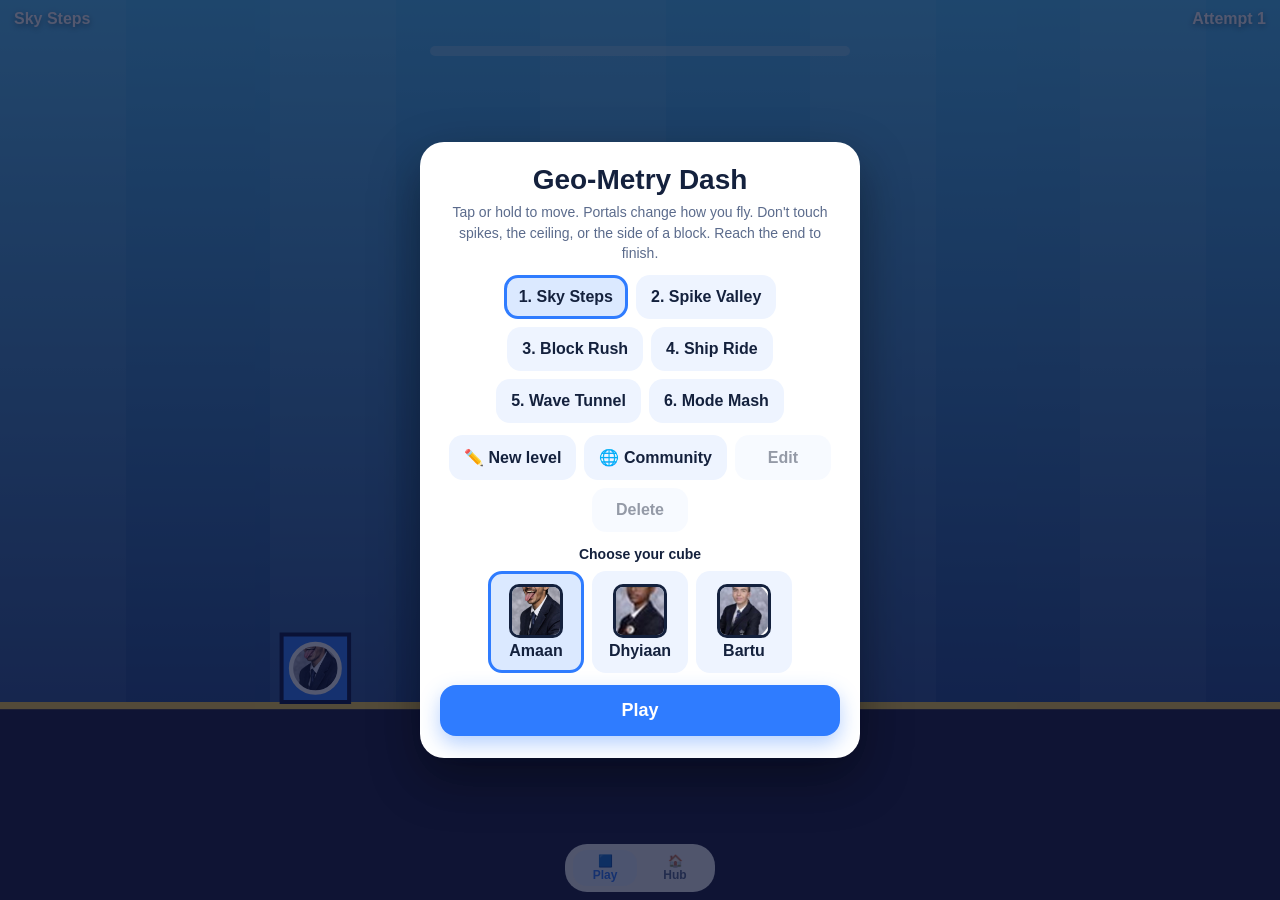
<file: games/geometrydash/index.html>
<!DOCTYPE html>
<html lang="en">
<head>
<meta charset="UTF-8">
<meta name="viewport" content="width=device-width, initial-scale=1, user-scalable=no, viewport-fit=cover">
<meta name="theme-color" content="#1b2b6b">
<title>Geo-Metry Dash</title>
<style>
  *{box-sizing:border-box;margin:0;padding:0}
  html,body{height:100%;background:#1b2b6b;color:#fff;font-family:-apple-system,BlinkMacSystemFont,"Segoe UI",Roboto,Helvetica,Arial,sans-serif;overflow:hidden;touch-action:none;user-select:none;-webkit-user-select:none}
  canvas{position:fixed;inset:0;display:block;width:100vw;height:100vh}
  #hud{position:fixed;top:0;left:0;right:0;display:flex;justify-content:space-between;align-items:center;gap:10px;padding:calc(env(safe-area-inset-top,0px) + 10px) 14px 8px;z-index:2;pointer-events:none;font-weight:900;text-shadow:0 2px 6px rgba(0,0,0,.45)}
  #bar{position:fixed;top:calc(env(safe-area-inset-top,0px) + 46px);left:50%;transform:translateX(-50%);width:min(60vw,420px);height:10px;background:rgba(255,255,255,.25);border-radius:6px;overflow:hidden;z-index:2;pointer-events:none}
  #fill{height:100%;width:0;background:linear-gradient(90deg,#ffd24a,#ff8a3d)}
  #over{position:fixed;inset:0;display:none;align-items:center;justify-content:center;padding:18px;background:rgba(10,18,50,.7);z-index:3;overflow:auto}
  #over.on{display:flex}
  .sheet{background:#fff;color:#14213d;border-radius:24px;padding:22px 20px;width:min(440px,100%);text-align:center;box-shadow:0 20px 50px rgba(0,0,0,.4)}
  .sheet h1{font-size:28px;font-weight:900;margin-bottom:6px}
  .sheet p{color:#5b6b8c;font-size:14px;line-height:1.45;margin-bottom:12px}
  .row{display:flex;gap:8px;justify-content:center;flex-wrap:wrap;margin:6px 0 12px}
  .opt{border:3px solid transparent;background:#eef4ff;border-radius:14px;padding:10px 12px;font:inherit;font-weight:800;color:#14213d;cursor:pointer;min-width:96px}
  .opt.on{border-color:#2f7cff;background:#dbe9ff}
  .opt:disabled{opacity:.45;cursor:not-allowed}
  .skin{width:54px;height:54px;border-radius:10px;margin:0 auto 4px;border:3px solid #14213d;display:flex;align-items:center;justify-content:center;font-weight:900;color:#fff;font-size:22px;overflow:hidden}
  .skin img{width:100%;height:100%;object-fit:cover}
  .btn{display:block;width:100%;font:inherit;font-weight:900;font-size:18px;border:0;border-radius:16px;padding:15px;color:#fff;background:#2f7cff;box-shadow:0 8px 20px rgba(47,124,255,.35);cursor:pointer;margin-top:8px}
  #tabs{position:fixed;left:50%;transform:translateX(-50%);bottom:calc(env(safe-area-inset-bottom,0px) + 8px);display:flex;gap:6px;background:rgba(255,255,255,.95);border-radius:22px;padding:6px 8px;z-index:2}
  #tabs a{display:flex;flex-direction:column;align-items:center;min-width:64px;padding:4px 8px;border-radius:14px;color:#5b6b8c;font-size:12px;font-weight:800;text-decoration:none}
  #tabs a.active{color:#2f7cff;background:#e8f1ff}
  #editor{position:fixed;inset:0;display:none;flex-direction:column;background:#14213d;z-index:4;padding:env(safe-area-inset-top,0px) 0 env(safe-area-inset-bottom,0px)}
  #editor.on{display:flex}
  #edtop{display:flex;flex-wrap:wrap;gap:6px;align-items:center;padding:8px;background:#1b2b6b}
  #edtop input{flex:1;min-width:120px;font:inherit;font-weight:700;padding:8px 10px;border-radius:10px;border:0}
  #edtop select{font:inherit;font-weight:700;padding:8px;border-radius:10px;border:0}
  .ebtn{font:inherit;font-weight:800;border:0;border-radius:10px;padding:8px 10px;background:#eef4ff;color:#14213d;cursor:pointer}
  .ebtn.primary{background:#2f7cff;color:#fff}
  .ebtn.on{background:#ffd24a}
  #elen{font-weight:800;min-width:40px;text-align:center;color:#fff}
  #ecwrap{flex:1;position:relative;min-height:0}
  #ec{position:absolute;inset:0;width:100%;height:100%;touch-action:none}
  #edbottom{display:flex;gap:6px;overflow-x:auto;padding:8px;background:#1b2b6b}
  #edbottom .ebtn{flex:0 0 auto}
  #ehint{color:#c9d6ff;font-size:12px;text-align:center;padding:4px}
  #stopTest{position:fixed;left:12px;bottom:calc(env(safe-area-inset-bottom,0px) + 12px);z-index:5;font:inherit;font-weight:900;border:0;border-radius:14px;padding:10px 14px;background:#ff5252;color:#fff;cursor:pointer}
  #communityBox{position:fixed;inset:0;display:none;align-items:center;justify-content:center;background:rgba(10,18,50,.6);z-index:7;padding:16px}
  #communityBox.on{display:flex}
  #communityBox .sheet{max-height:86vh;overflow:auto}
  #communityList{display:flex;flex-direction:column;gap:8px;margin:8px 0 14px}
  #communityList .opt{text-align:left;white-space:normal}
  #reportBtn{margin-top:8px;background:#ff6b6b}
</style>
</head>
<body>
<div id="hud"><span id="lvl">Sky Steps</span><span id="att">Attempt 1</span></div>
<div id="bar"><div id="fill"></div></div>
<canvas id="c"></canvas>

<div id="over">
  <div class="sheet">
    <h1 id="otitle">Geo-Metry Dash</h1>
    <p id="osub">Tap or hold to move. Portals change how you fly. Don't touch spikes, the ceiling, or the side of a block. Reach the end to finish.</p>
    <div class="row" id="levels"></div>
    <div class="row" id="custom"></div>
    <p style="margin-bottom:4px;font-weight:800;color:#14213d">Choose your cube</p>
    <div class="row" id="skins"></div>
    <button class="btn" id="go">Play</button>
    <button class="btn" id="reportBtn" style="display:none">🚩 Report level</button>
  </div>
</div>

<div id="communityBox"><div class="sheet">
  <h1>🌐 Community levels</h1>
  <p>Levels other players published. Pick one to play.</p>
  <div id="communityList"></div>
  <button class="btn" id="communityClose">Close</button>
</div></div>

<nav id="tabs">
  <a href="#" class="active"><span>🟦</span>Play</a>
  <a href="../../" id="hubLink"><span>🏠</span>Hub</a>
</nav>

<div id="editor">
  <div id="edtop">
    <button class="ebtn" id="ecancel">✕</button>
    <input id="ename" maxlength="24" placeholder="Level name">
    <select id="estart"><option value="cube">Cube</option><option value="ship">Ship</option><option value="wave">Wave</option><option value="ball">Ball</option><option value="ufo">UFO</option></select>
    <button class="ebtn" id="elenm">−10</button><span id="elen"></span><button class="ebtn" id="elenp">+10</button>
    <button class="ebtn" id="etest">▶ Test</button>
    <button class="ebtn" id="epub">☁️ Publish</button>
    <button class="ebtn primary" id="esave">Save</button>
  </div>
  <div id="ecwrap"><canvas id="ec"></canvas></div>
  <div id="edbottom"></div>
  <div id="ehint">Tap to place or remove · drag to scroll</div>
</div>
<button id="stopTest" style="display:none">✖ Stop test</button>

<script src="../../js/sound-guard.js"></script>
<script src="../../js/supa-config.js"></script>
<script>
const cv = document.getElementById('c'), ctx = cv.getContext('2d');
const overEl = document.getElementById('over'), goBtn = document.getElementById('go');
const lvlEl = document.getElementById('lvl'), attEl = document.getElementById('att'), fillEl = document.getElementById('fill');
const otitle = document.getElementById('otitle'), osub = document.getElementById('osub');
if (location.hostname.endsWith('itch.io')) document.getElementById('hubLink').href = 'https://biggamehub.itch.io/';

const MENU_TEXT = 'Tap or hold to move. Portals change how you fly. Don\'t touch spikes, the ceiling, or the side of a block. Reach the end to finish.';

// ---- skins: Amaan has his photo; the other two are plain cubes until permission is confirmed ----
const SKINS = [
  { id: 'amaan', name: 'Amaan', img: '../amaan/amaan.jpg', color: '#2f7cff', ready: true },
  { id: 'dhyiaan', name: 'Dhyiaan', img: 'dhyiaan.jpg', color: '#3b2a6b', ready: true },
  { id: 'bartu', name: 'Bartu', img: 'bartu.jpg', color: '#ffd24a', ready: true }
];
// preload every skin photo so the cube draws straight away
SKINS.forEach(function (S) { if (S.img) { S.imgObj = new Image(); S.imgObj.src = S.img; } });

// ---- game modes ----
// pad = how far the hitbox is inset from the sprite on each side (as a fraction of the cube size).
// Geometry Dash hitboxes are smaller than the sprites, so every mode uses an inset box.
const MODES = {
  cube: { label: 'Cube', pad: 0.2,  color: '#ffffff' },
  ship: { label: 'Ship', pad: 0.3,  color: '#ffb74d' },
  wave: { label: 'Wave', pad: 0.36, color: '#4dd0e1' },
  ball: { label: 'Ball', pad: 0.24, color: '#ef5350' },
  ufo:  { label: 'UFO',  pad: 0.26, color: '#9ccc65' }
};
const DEBUG_HITBOX = false;   // set true to draw hitboxes while tuning

// ---- levels ----
// 's' = floor spike at x, 'c' = ceiling spike at x, 'b' = block at x with height h (cube only),
// 'p' = portal at x that switches to mode m. Levels start in 'start' mode (default cube).
const LEVELS = [
  { name: "Sky Steps", len: 120, top: '#4fc3f7', bot: '#1b2b6b', objs: [
      ["s",8], ["s",14], ["b",19,1], ["b",22,2], ["s",26], ["s",27], ["b",31,1], ["s",36], 
      ["b",40,1], ["b",43,2], ["b",44,1], ["b",45,2], ["b",46,3], ["s",51], ["s",52], ["b",56,1], 
      ["s",60], ["b",64,2], ["s",68], ["s",70], ["b",74,1], ["b",78,1], ["s",84], ["s",85], ["s",86], 
      ["b",92,2], ["b",93,1], ["b",94,2], ["b",95,3], ["s",100], ["s",104], ["b",108,1], ["s",112], 
      ["s",114]] },
  { name: "Spike Valley", len: 150, top: '#b388ff', bot: '#311b5c', objs: [
      ["s",6], ["s",7], ["s",11], ["s",12], ["s",13], ["b",17,1], ["s",20], ["s",21], ["b",25,2], 
      ["s",29], ["s",30], ["s",31], ["s",36], ["b",39,1], ["s",43], ["s",44], ["b",48,1], ["b",50,2], 
      ["s",54], ["s",55], ["s",59], ["s",60], ["s",61], ["b",65,1], ["s",70], ["s",71], ["b",73,1], 
      ["b",74,2], ["b",75,3], ["s",80], ["s",84], ["s",85], ["b",89,1], ["s",94], ["s",95], ["s",96], 
      ["b",100,2], ["s",105], ["s",106], ["s",112], ["s",113], ["s",118], ["b",124,1], ["s",128], 
      ["s",129], ["s",130], ["s",137], ["s",138], ["s",144]] },
  { name: "Block Rush", len: 170, top: '#ff8a65', bot: '#5d1f1f', objs: [
      ["b",6,2], ["b",9,2], ["b",10,1], ["b",11,2], ["b",12,3], ["s",16], ["b",19,1], ["b",20,1], 
      ["b",21,2], ["b",22,3], ["b",25,2], ["s",28], ["s",29], ["b",33,1], ["b",36,2], ["b",37,2], 
      ["b",38,3], ["b",39,4], ["s",44], ["s",45], ["b",49,2], ["b",50,1], ["b",51,2], ["b",52,3], 
      ["s",56], ["b",59,1], ["b",62,2], ["b",63,1], ["b",64,2], ["b",65,3], ["s",70], ["b",74,1], 
      ["s",78], ["s",79], ["b",81,1], ["b",82,2], ["b",83,3], ["b",84,2], ["b",85,3], ["b",86,4], 
      ["s",91], ["b",95,2], ["b",98,1], ["s",103], ["s",104], ["b",108,2], ["b",109,1], ["b",110,2], 
      ["b",111,3], ["b",114,2], ["s",119], ["b",123,1], ["s",127], ["b",129,1], ["b",130,2], 
      ["b",131,3], ["s",136], ["s",137], ["b",141,2], ["b",142,2], ["b",143,3], ["b",144,4], 
      ["s",151], ["s",152], ["b",156,1], ["s",162]] },
  { name: "Ship Ride", len: 120, top: '#ffb74d', bot: '#3e2a6b', start: 'cube', objs: [
      ["p",3,"ship"], ["s",10], ["c",14], ["s",18], ["s",19], ["c",22], ["s",26], ["c",30], ["c",31], 
      ["s",34], ["c",38], ["s",42], ["s",44], ["c",48], ["s",52], ["c",56], ["s",60], ["c",64], 
      ["s",66], ["s",67], ["c",72], ["s",78], ["c",82], ["s",86], ["c",90], ["s",94], ["c",98], 
      ["s",104], ["c",108], ["s",112], ["c",116]] },
  { name: "Wave Tunnel", len: 130, top: '#26c6da', bot: '#0d2b44', start: 'cube', objs: [
      ["p",3,"wave"], ["s",10], ["s",11], ["c",14], ["c",15], ["s",18], ["c",22], ["s",24], ["c",26], 
      ["s",28], ["s",30], ["c",32], ["c",34], ["s",36], ["c",40], ["s",44], ["c",46], ["s",50], 
      ["c",54], ["s",56], ["s",57], ["c",60], ["c",62], ["s",66], ["c",70], ["s",74], ["c",78], 
      ["s",80], ["c",84], ["s",88], ["c",92], ["s",94], ["s",96], ["c",100], ["s",104], ["c",108], 
      ["s",112], ["c",116], ["s",120], ["c",124], ["s",128]] },
  { name: "Mode Mash", len: 150, top: '#ec407a', bot: '#2a0f3c', start: 'cube', objs: [
      ["b",6,1], ["s",9], ["b",12,2], ["s",15], ["s",16], ["p",18,"ball"], ["s",22], ["c",25], 
      ["s",28], ["c",31], ["s",33], ["c",36], ["s",40], ["c",44], ["s",45], ["p",48,"ufo"], ["s",52], 
      ["s",55], ["s",58], ["s",60], ["p",64,"ship"], ["c",68], ["s",72], ["c",74], ["s",78], 
      ["c",80], ["s",82], ["c",86], ["s",90], ["p",94,"wave"], ["c",98], ["s",101], ["c",104], 
      ["s",107], ["c",110], ["s",113], ["c",116], ["s",120], ["c",124], ["s",128], ["p",132,"cube"], 
      ["b",136,2], ["s",140], ["s",143], ["b",144,1], ["b",145,2], ["b",146,3]] }
];

// ---- custom levels (saved in this browser) ----
let CUSTOM = [];
const CUSTOM_COLORS = [['#ff9a8b','#4a154b'],['#a8edea','#1d4e6b'],['#fddb92','#5a3a0a'],['#c3cfe2','#2c3e60']];
function ALL() { return LEVELS.concat(CUSTOM); }
let testLevel = null;
let communityLevel = null, communityId = null;
function lvl() { return testLevel || communityLevel || ALL()[levelIdx]; }
function loadCustom() { try { const v = JSON.parse(localStorage.getItem('geoMetryCustom') || '[]'); CUSTOM = Array.isArray(v) ? v : []; } catch (e) { CUSTOM = []; } }
function saveCustom() { try { localStorage.setItem('geoMetryCustom', JSON.stringify(CUSTOM)); return true; } catch (e) { return false; } }
loadCustom();

let W, H, dpr = 1, state = 'menu', levelIdx = 0, skinIdx = 0, attempts = 1;
let d = 0, prevD = 0, y = 0, vy = 0, rot = 0, onGround = false, holding = false, lastT = 0, flashT = 0;
let mode = 'cube', gs = 1;                       // gs = gravity direction for the ball (1 down, -1 up)
const unit = () => H * 0.075;                    // cube size (smaller = more of the level on screen)
const groundY = () => H * 0.78;
const ceilY = () => H * 0.1;                     // top of the playable band
const cubeX = () => W * 0.22;
const speed = () => H * 0.5;                     // scroll speed
const grav = () => H * 4.8;                      // cube / ball gravity
const jumpV = () => -H * 1.6;                    // cube jump (about 3.5 units high; taller blocks have steps)
let jumpBuf = 0, coyote = 0;                     // jump buffer and coyote time, in seconds

function resize() { dpr = window.devicePixelRatio || 1; W = innerWidth; H = innerHeight; cv.width = W * dpr; cv.height = H * dpr; ctx.setTransform(dpr, 0, 0, dpr, 0, 0); if (state === 'menu') y = groundY() - unit(); }
addEventListener('resize', resize); resize();

function recordWin() {
  try {
    var n = function (k) { return Number(localStorage.getItem(k)) || 0; };
    localStorage.setItem('geoMetryPlays', n('geoMetryPlays') + 1);
    localStorage.setItem('geoMetryXP', n('geoMetryXP') + 20);
    if (levelIdx + 1 > n('geoMetryBest')) localStorage.setItem('geoMetryBest', String(levelIdx + 1));
  } catch (e) {}
}

// ---- menus ----
function buildMenu() {
  const lv = document.getElementById('levels'); lv.innerHTML = '';
  ALL().forEach(function (L, i) {
    const b = document.createElement('button'); b.className = 'opt' + (i === levelIdx ? ' on' : '');
    b.textContent = (i + 1) + '. ' + (i >= LEVELS.length ? '★ ' : '') + L.name;
    b.onclick = function () { levelIdx = i; buildMenu(); };
    lv.appendChild(b);
  });
  const cu = document.getElementById('custom'); cu.innerHTML = '';
  const mk = function (t, fn, dis) { const b = document.createElement('button'); b.className = 'opt'; b.textContent = t; b.disabled = !!dis; b.onclick = fn; cu.appendChild(b); };
  const isCustom = levelIdx >= LEVELS.length;
  mk('✏️ New level', function () { openEditor(null); });
  mk('🌐 Community', function () { openCommunity(); });
  mk('Edit', function () { openEditor(ALL()[levelIdx]); }, !isCustom);
  mk('Delete', function () {
    if (!confirm('Delete this level?')) return;
    CUSTOM.splice(levelIdx - LEVELS.length, 1); saveCustom(); levelIdx = 0; buildMenu();
  }, !isCustom);
  const sk = document.getElementById('skins'); sk.innerHTML = '';
  SKINS.forEach(function (S, i) {
    const b = document.createElement('button'); b.className = 'opt' + (i === skinIdx ? ' on' : '');
    const face = S.img ? '<div class="skin"><img src="' + S.img + '" alt=""></div>' : '<div class="skin" style="background:' + S.color + '">' + S.letter + '</div>';
    b.innerHTML = face + S.name;
    b.onclick = function () { skinIdx = i; buildMenu(); };
    sk.appendChild(b);
  });
}
function showMenu() {
  state = 'menu';
  otitle.textContent = 'Geo-Metry Dash';
  osub.textContent = MENU_TEXT;
  goBtn.textContent = 'Play';
  buildMenu();
  overEl.classList.add('on');
}

// ---- run control ----
function updateLabel() { lvlEl.textContent = lvl().name + ' · ' + MODES[mode].label; }
function setMode(m) {
  mode = m; gs = 1; vy = 0; rot = 0; onGround = false;
  // lift off the floor so flying modes don't start with an instant drop
  if (m !== 'cube') y = Math.min(y, groundY() - unit() * 3);
  updateLabel();
}
function resetRun() {
  const L = lvl();
  d = 0; prevD = 0; vy = 0; rot = 0; gs = 1; flashT = 0;
  mode = L.start || 'cube';
  onGround = mode === 'cube';
  y = mode === 'cube' ? groundY() - unit() : H * 0.4;
  updateLabel();
}
function startLevel() {
  resetRun();
  attempts = 1;
  attEl.textContent = 'Attempt ' + attempts;
  state = 'play';
  overEl.classList.remove('on');
}
function die() {
  attempts++;
  resetRun();
  flashT = 0.35;
  attEl.textContent = 'Attempt ' + attempts;
}
function win() {
  state = 'won';
  if (testLevel) {
    otitle.textContent = 'Test run complete! 🎉';
    osub.textContent = 'Your level can be finished. Back to the editor to keep building.';
    goBtn.textContent = 'Back to editor';
    overEl.classList.add('on');
    return;
  }
  if (communityLevel) {
    otitle.textContent = 'Level complete! 🎉';
    osub.textContent = communityLevel.name + ' by ' + communityLevel.author + ' · done in ' + attempts + ' attempt' + (attempts === 1 ? '' : 's') + '.';
    goBtn.textContent = 'Back to menu';
    document.getElementById('reportBtn').style.display = 'block';
    overEl.classList.add('on');
    return;
  }
  if (levelIdx < LEVELS.length) recordWin();
  const more = levelIdx + 1 < ALL().length;
  otitle.textContent = 'Level complete! 🎉';
  osub.textContent = lvl().name + ' done in ' + attempts + ' attempt' + (attempts === 1 ? '' : 's') + '.';
  goBtn.textContent = more ? 'Next level' : 'Back to menu';
  if (more) levelIdx++;
  overEl.classList.add('on');
}

// ---- geometry helpers for hitboxes ----
function inTri(p, t) {
  const a = t[0], b = t[1], c = t[2];
  const d1 = (p[0] - b[0]) * (a[1] - b[1]) - (a[0] - b[0]) * (p[1] - b[1]);
  const d2 = (p[0] - c[0]) * (b[1] - c[1]) - (b[0] - c[0]) * (p[1] - c[1]);
  const d3 = (p[0] - a[0]) * (c[1] - a[1]) - (c[0] - a[0]) * (p[1] - a[1]);
  const neg = d1 < 0 || d2 < 0 || d3 < 0, pos = d1 > 0 || d2 > 0 || d3 > 0;
  return !(neg && pos);
}
// rect r = {l, r, t, b}; triangle t = [p0, p1, p2]
function hitTri(t, r) {
  const corners = [[r.l, r.t], [r.r, r.t], [r.l, r.b], [r.r, r.b]];
  for (const c of corners) if (inTri(c, t)) return true;
  const edges = [[t[0], t[1]], [t[1], t[2]], [t[2], t[0]]];
  for (const e of edges) {
    for (let i = 0; i <= 8; i++) {
      const k = i / 8, px = e[0][0] + (e[1][0] - e[0][0]) * k, py = e[0][1] + (e[1][1] - e[0][1]) * k;
      if (px > r.l && px < r.r && py > r.t && py < r.b) return true;
    }
  }
  return false;
}

// ---- physics ----
function update(dt) {
  const L = lvl(), u = unit();
  prevD = d;
  d += speed() * dt;

  // portals: switch mode when the cube crosses them
  for (const o of L.objs) {
    if (o[0] !== 'p') continue;
    const px = o[1] * u;
    if (prevD + u * 0.5 < px && d + u * 0.5 >= px) setMode(o[2]);
  }

  const M = MODES[mode];
  const pad = M.pad * u;

  // movement for the current mode
  if (mode === 'cube') {
    if (onGround) coyote = 0.12; else coyote -= dt;
    if (jumpBuf > 0) jumpBuf -= dt;
    if ((holding || jumpBuf > 0) && (onGround || coyote > 0)) { vy = jumpV(); onGround = false; jumpBuf = 0; coyote = 0; }
    vy += grav() * dt;
  } else if (mode === 'ship') {
    vy += (holding ? -H * 4.2 : H * 3.4) * dt;
    vy = Math.max(-H * 1.1, Math.min(H * 1.1, vy));
  } else if (mode === 'wave') {
    vy = (holding ? -1 : 1) * speed() * 0.85;   // fixed diagonal, hold to go up
  } else if (mode === 'ball') {
    vy += grav() * gs * dt;
  } else if (mode === 'ufo') {
    vy += H * 2.6 * dt;
  }
  y += vy * dt;
  onGround = false;

  // hitbox: an inset box inside the sprite
  const hbL = d + pad, hbR = d + u - pad, hbT = y + pad, hbB = y + u - pad;

  // blocks (cube sections only): land on top, die on the front
  let floor = groundY() - u;
  const ceil = ceilY();
  if (mode === 'cube') {
    for (const o of L.objs) {
      if (o[0] !== 'b') continue;
      const bl = o[1] * u, br = bl + u, bt = groundY() - o[2] * u;
      if (hbR > bl + u * 0.1 && hbL < br - u * 0.1) {
        if (vy >= 0 && hbB <= bt + u * 0.6 && hbB >= bt - u * 1.5) floor = Math.min(floor, bt - u);
        else if (hbB > bt + u * 0.6) { die(); return; }
      }
    }
  }

  // spikes: floor spikes ('s') and ceiling spikes ('c'), checked against the hitbox triangle
  for (const o of L.objs) {
    if (o[0] !== 's' && o[0] !== 'c') continue;
    const x0 = o[1] * u;
    if (x0 > hbR + u || x0 + u < hbL - u) continue;
    const tri = o[0] === 's'
      ? [[x0 + u * 0.25, groundY()], [x0 + u * 0.75, groundY()], [x0 + u * 0.5, groundY() - u * 0.7]]
      : [[x0 + u * 0.25, ceil], [x0 + u * 0.75, ceil], [x0 + u * 0.5, ceil + u * 0.7]];
    if (hitTri(tri, { l: hbL, r: hbR, t: hbT, b: hbB })) { die(); return; }
  }

  // surfaces per mode
  if (mode === 'ship' || mode === 'wave') {
    // flying modes: touching the floor or ceiling kills
    if (hbT < ceil || hbB > groundY()) { die(); return; }
  } else if (mode === 'ball') {
    // ball can roll on the floor or the ceiling depending on gravity
    if (gs > 0) { if (y >= floor) { y = floor; vy = 0; onGround = true; } }
    else if (y <= ceil) { y = ceil; vy = 0; onGround = true; }
  } else {
    // cube and UFO: solid floor (and blocks); the ceiling kills
    if (hbT < ceil) { die(); return; }
    if (y >= floor) { y = floor; vy = 0; onGround = true; }
  }

  // rotation
  if (mode === 'cube') {
    if (onGround) rot = Math.round(rot / (Math.PI / 2)) * (Math.PI / 2);
    else rot += dt * 5.2;
  } else if (mode === 'ball') {
    rot += dt * 6 * gs;
  }

  if (d / u >= L.len) win();
}

// ---- drawing ----
function drawBackground(L) {
  const g = ctx.createLinearGradient(0, 0, 0, H);
  g.addColorStop(0, L.top); g.addColorStop(1, L.bot);
  ctx.fillStyle = g; ctx.fillRect(0, 0, W, H);
  ctx.fillStyle = 'rgba(255,255,255,.06)';
  const off = (d * 0.3) % (H * 0.3);
  for (let x = -off; x < W; x += H * 0.3) ctx.fillRect(x, 0, H * 0.14, H);
  ctx.fillStyle = '#1b1b3a'; ctx.fillRect(0, groundY(), W, H - groundY());
  ctx.fillStyle = '#ffd24a'; ctx.fillRect(0, groundY(), W, Math.max(3, H * 0.008));
}
function drawCeiling() {
  ctx.fillStyle = '#0e1638'; ctx.fillRect(0, 0, W, ceilY());
  ctx.fillStyle = 'rgba(255,210,74,.5)'; ctx.fillRect(0, ceilY(), W, 2);
}

function drawSpike(x, u) {
  ctx.fillStyle = '#ffffff'; ctx.strokeStyle = '#1b1b3a'; ctx.lineWidth = 3;
  ctx.beginPath(); ctx.moveTo(x, groundY()); ctx.lineTo(x + u / 2, groundY() - u); ctx.lineTo(x + u, groundY()); ctx.closePath(); ctx.fill(); ctx.stroke();
}
function drawCeilSpike(x, u) {
  ctx.fillStyle = '#ffffff'; ctx.strokeStyle = '#1b1b3a'; ctx.lineWidth = 3;
  const top = ceilY();
  ctx.beginPath(); ctx.moveTo(x, top); ctx.lineTo(x + u / 2, top + u); ctx.lineTo(x + u, top); ctx.closePath(); ctx.fill(); ctx.stroke();
}
function drawBlock(x, h, u) {
  const top = groundY() - h * u;
  ctx.fillStyle = '#263a8f'; ctx.strokeStyle = '#0c1640'; ctx.lineWidth = 4;
  ctx.fillRect(x, top, u, h * u); ctx.strokeRect(x, top, u, h * u);
  ctx.fillStyle = 'rgba(255,255,255,.18)'; ctx.fillRect(x + 6, top + 6, u - 12, 8);
}
function drawPortal(x, m, u) {
  const P = MODES[m];
  ctx.save();
  ctx.globalAlpha = 0.35; ctx.fillStyle = P.color;
  ctx.fillRect(x, ceilY(), u * 0.4, groundY() - ceilY());
  ctx.restore();
  ctx.fillStyle = P.color; ctx.strokeStyle = '#0c1640'; ctx.lineWidth = 4;
  ctx.font = '900 ' + Math.floor(u * 0.42) + 'px system-ui';
  ctx.textAlign = 'center'; ctx.textBaseline = 'middle';
  ctx.strokeText(P.label, x + u * 0.2, ceilY() + u * 0.7);
  ctx.fillText(P.label, x + u * 0.2, ceilY() + u * 0.7);
}

// round face used by every game mode: the photo cropped to a square, with a white ring
function drawFace(S, cx, cy, r) {
  ctx.save();
  ctx.beginPath(); ctx.arc(cx, cy, r, 0, Math.PI * 2); ctx.closePath(); ctx.clip();
  const img = S.imgObj;
  if (S.img && img && img.complete && img.naturalWidth) {
    const iw = img.naturalWidth, ih = img.naturalHeight, side = Math.min(iw, ih);
    ctx.drawImage(img, (iw - side) / 2, (ih - side) / 2, side, side, cx - r, cy - r, r * 2, r * 2);
  } else {
    ctx.fillStyle = S.color; ctx.fillRect(cx - r, cy - r, r * 2, r * 2);
    ctx.fillStyle = '#ffffff'; ctx.font = '900 ' + Math.floor(r * 1.2) + 'px system-ui';
    ctx.textAlign = 'center'; ctx.textBaseline = 'middle';
    ctx.fillText(S.letter || S.name[0], cx, cy + 1);
  }
  ctx.restore();
  ctx.strokeStyle = '#ffffff'; ctx.lineWidth = Math.max(2, r * 0.18);
  ctx.beginPath(); ctx.arc(cx, cy, r, 0, Math.PI * 2); ctx.stroke();
}

function drawCube(x, yy, u, angle) {
  const S = SKINS[skinIdx];
  ctx.save();
  ctx.translate(x + u / 2, yy + u / 2); ctx.rotate(angle);
  ctx.fillStyle = S.color; ctx.strokeStyle = '#0c1640'; ctx.lineWidth = 4;
  ctx.fillRect(-u / 2, -u / 2, u, u); ctx.strokeRect(-u / 2, -u / 2, u, u);
  drawFace(S, 0, 0, u * 0.36);
  ctx.restore();
}

function drawPlayer(x, yy, u) {
  if (mode === 'cube') { drawCube(x, yy, u, rot); return; }
  const S = SKINS[skinIdx];
  ctx.save();
  ctx.translate(x + u / 2, yy + u / 2);
  ctx.strokeStyle = '#0c1640'; ctx.lineWidth = 4; ctx.fillStyle = S.color;
  if (mode === 'ship') {
    ctx.rotate(Math.max(-0.5, Math.min(0.5, vy / (H * 1.6))));
    // thrust flame while the player holds the button
    if (holding) {
      const fl = u * (0.4 + Math.random() * 0.22);
      ctx.fillStyle = '#ffb347';
      ctx.beginPath(); ctx.moveTo(-u * 0.36, -u * 0.12); ctx.lineTo(-u * 0.36 - fl, 0); ctx.lineTo(-u * 0.36, u * 0.12); ctx.closePath(); ctx.fill();
      ctx.fillStyle = '#ffe082';
      ctx.beginPath(); ctx.moveTo(-u * 0.36, -u * 0.05); ctx.lineTo(-u * 0.36 - fl * 0.55, 0); ctx.lineTo(-u * 0.36, u * 0.05); ctx.closePath(); ctx.fill();
    }
    // top fin and lower wing
    ctx.fillStyle = '#1b2b6b';
    ctx.beginPath(); ctx.moveTo(-u * 0.12, -u * 0.18); ctx.lineTo(-u * 0.34, -u * 0.42); ctx.lineTo(u * 0.02, -u * 0.16); ctx.closePath(); ctx.fill(); ctx.stroke();
    ctx.beginPath(); ctx.moveTo(-u * 0.1, u * 0.14); ctx.lineTo(-u * 0.3, u * 0.36); ctx.lineTo(u * 0.06, u * 0.16); ctx.closePath(); ctx.fill(); ctx.stroke();
    // rounded hull with a pointed nose
    ctx.fillStyle = S.color;
    ctx.beginPath();
    ctx.moveTo(-u * 0.4, -u * 0.2);
    ctx.quadraticCurveTo(u * 0.2, -u * 0.3, u * 0.5, 0);
    ctx.quadraticCurveTo(u * 0.2, u * 0.3, -u * 0.4, u * 0.2);
    ctx.closePath(); ctx.fill(); ctx.stroke();
    // cockpit window with the face
    drawFace(S, u * 0.1, -u * 0.02, u * 0.18);
  } else if (mode === 'wave') {
    ctx.rotate(Math.atan2(vy, speed()));
    ctx.beginPath(); ctx.moveTo(u * 0.5, 0); ctx.lineTo(-u * 0.4, -u * 0.4); ctx.lineTo(-u * 0.2, 0); ctx.lineTo(-u * 0.4, u * 0.4); ctx.closePath();
    ctx.fill(); ctx.stroke();
    drawFace(S, -u * 0.05, 0, u * 0.2);
  } else if (mode === 'ball') {
    ctx.rotate(rot);
    ctx.beginPath(); ctx.arc(0, 0, u * 0.45, 0, Math.PI * 2); ctx.fill(); ctx.stroke();
    ctx.strokeStyle = 'rgba(255,255,255,.75)'; ctx.lineWidth = 3;
    ctx.beginPath(); ctx.moveTo(-u * 0.45, 0); ctx.lineTo(u * 0.45, 0); ctx.stroke();
    ctx.rotate(-rot);            // undo the spin so the face stays upright
    drawFace(S, 0, 0, u * 0.3);
  } else if (mode === 'ufo') {
    ctx.rotate(Math.max(-0.3, Math.min(0.3, vy / (H * 2))));
    ctx.fillStyle = '#2b2f5c';
    ctx.beginPath(); ctx.ellipse(0, u * 0.12, u * 0.5, u * 0.16, 0, 0, Math.PI * 2); ctx.fill(); ctx.stroke();
    ctx.fillStyle = S.color;
    ctx.beginPath(); ctx.arc(0, -u * 0.08, u * 0.26, Math.PI, 0); ctx.fill(); ctx.stroke();
    drawFace(S, 0, -u * 0.13, u * 0.15);
  }
  ctx.restore();
}

function draw() {
  if (state === 'menu') { drawBackground(lvl()); drawCube(cubeX(), groundY() - unit(), unit(), 0); return; }
  const L = lvl(), u = unit();
  drawBackground(L);
  drawCeiling();
  for (const o of L.objs) {
    const x = cubeX() + o[1] * u - d;
    if (x > W + u || x < -u * 2) continue;
    if (o[0] === 's') drawSpike(x, u);
    else if (o[0] === 'c') drawCeilSpike(x, u);
    else if (o[0] === 'b') drawBlock(x, o[2], u);
    else if (o[0] === 'p') drawPortal(x, o[2], u);
  }
  // finish line
  const fx = cubeX() + L.len * u - d;
  if (fx < W + u) { ctx.fillStyle = '#ffffff'; ctx.fillRect(fx, groundY() - H * 0.35, 6, H * 0.35); }
  drawPlayer(cubeX(), y, u);
  if (DEBUG_HITBOX) {
    const p = MODES[mode].pad * u;
    ctx.strokeStyle = '#00ff66'; ctx.lineWidth = 2;
    ctx.strokeRect(cubeX() + p, y + p, u - 2 * p, u - 2 * p);
  }
  // death flash
  if (flashT > 0) { ctx.fillStyle = 'rgba(255,255,255,' + Math.min(0.6, flashT) + ')'; ctx.fillRect(0, 0, W, H); }
  fillEl.style.width = Math.min(100, (d / (L.len * u)) * 100) + '%';
}

function frame(t) {
  const dt = Math.min(0.033, (t - lastT) / 1000 || 0); lastT = t;
  if (state === 'play') update(dt);
  if (flashT > 0) flashT -= dt;
  draw();
  requestAnimationFrame(frame);
}

// ---- input ----
function press() {
  holding = true;
  if (state !== 'play') return;
  if (mode === 'cube') { jumpBuf = 0.15; }
  else if (mode === 'ball') { gs = -gs; vy = 0; onGround = false; }   // tap flips gravity
  else if (mode === 'ufo') { vy = -H * 1.1; }                          // tap = small flap
}
function release() { holding = false; }
cv.addEventListener('pointerdown', function (e) { e.preventDefault(); press(); });
addEventListener('pointerup', release);
addEventListener('pointercancel', release);
addEventListener('keydown', function (e) { if (e.code === 'Space' || e.code === 'ArrowUp') { e.preventDefault(); press(); } });
addEventListener('keyup', function (e) { if (e.code === 'Space' || e.code === 'ArrowUp') release(); });

goBtn.onclick = function () {
  if (state === 'won' && testLevel) { leaveTest(); return; }
  if (state === 'won' && communityLevel) {
    communityLevel = null; communityId = null;
    document.getElementById('reportBtn').style.display = 'none';
    showMenu(); return;
  }
  if (state === 'won' && goBtn.textContent === 'Back to menu') { showMenu(); return; }
  startLevel();
};

// ---- level editor ----
const edEl = document.getElementById('editor'), ec = document.getElementById('ec'), ectx = ec.getContext('2d');
const stopTestBtn = document.getElementById('stopTest');
let editLevel = null, camX = -2, camStart = 0, ptrId = null, ptrX0 = 0, dragging = false, tool = 's', eW = 0, eH = 0;
const TOOLS = [
  ['s', '🔺 Spike'], ['c', '🔻 Ceiling spike'], ['b1', '▮ Block 1'], ['b2', '▮ Block 2'], ['b3', '▮ Block 3'], ['b4', '▮ Block 4'],
  ['p:cube', 'Cube portal'], ['p:ship', 'Ship portal'], ['p:wave', 'Wave portal'], ['p:ball', 'Ball portal'], ['p:ufo', 'UFO portal'],
  ['x', '✖ Erase']
];
function eu() { return eH * 0.12; }
function clampCam(c) { return Math.max(-3, Math.min(editLevel.len + 15, c)); }

function resizeEditor() {
  const r = ec.getBoundingClientRect();
  eW = r.width; eH = r.height;
  ec.width = eW * dpr; ec.height = eH * dpr;
  ectx.setTransform(dpr, 0, 0, dpr, 0, 0);
}
addEventListener('resize', function () { if (edEl.classList.contains('on')) { resizeEditor(); drawEditor(); } });

function updateEditorTop() { document.getElementById('elen').textContent = editLevel.len; }

function buildPalette() {
  const bar = document.getElementById('edbottom'); bar.innerHTML = '';
  TOOLS.forEach(function (t) {
    const b = document.createElement('button');
    b.className = 'ebtn' + (t[0] === tool ? ' on' : '');
    b.textContent = t[1];
    b.onclick = function () { tool = t[0]; buildPalette(); };
    bar.appendChild(b);
  });
}

function drawEditor() {
  if (!editLevel || !edEl.classList.contains('on')) return;
  const u = eu(), gy = eH * 0.82, cy = eH * 0.12, L = editLevel;
  ectx.fillStyle = '#1b2b6b'; ectx.fillRect(0, 0, eW, eH);
  ectx.fillStyle = '#0e1638'; ectx.fillRect(0, 0, eW, cy);
  ectx.fillStyle = '#1b1b3a'; ectx.fillRect(0, gy, eW, eH - gy);
  ectx.fillStyle = '#ffd24a'; ectx.fillRect(0, gy, eW, 3);

  // grid: one cell per unit, numbers every 5
  const c0 = Math.floor(camX), c1 = Math.ceil(camX + eW / u) + 1;
  ectx.strokeStyle = 'rgba(255,255,255,.12)'; ectx.lineWidth = 1;
  for (let c = c0; c <= c1; c++) {
    const x = Math.round((c - camX) * u) + 0.5;
    ectx.beginPath(); ectx.moveTo(x, cy); ectx.lineTo(x, gy); ectx.stroke();
    if (c % 5 === 0 && c > 0) {
      ectx.fillStyle = 'rgba(255,255,255,.75)'; ectx.font = '700 12px system-ui'; ectx.textAlign = 'left';
      ectx.fillText(String(c), (c - camX) * u + 4, gy + 16);
    }
  }

  for (const o of L.objs) {
    const x = (o[1] - camX) * u;
    if (x > eW + u || x < -u * 2) continue;
    ectx.strokeStyle = '#1b1b3a'; ectx.lineWidth = 2;
    if (o[0] === 's') {
      ectx.fillStyle = '#ffffff';
      ectx.beginPath(); ectx.moveTo(x, gy); ectx.lineTo(x + u / 2, gy - u); ectx.lineTo(x + u, gy); ectx.closePath(); ectx.fill(); ectx.stroke();
    } else if (o[0] === 'c') {
      ectx.fillStyle = '#ffffff';
      ectx.beginPath(); ectx.moveTo(x, cy); ectx.lineTo(x + u / 2, cy + u); ectx.lineTo(x + u, cy); ectx.closePath(); ectx.fill(); ectx.stroke();
    } else if (o[0] === 'b') {
      const top = gy - o[2] * u;
      ectx.fillStyle = '#263a8f'; ectx.strokeStyle = '#0c1640';
      ectx.fillRect(x, top, u, o[2] * u); ectx.strokeRect(x, top, u, o[2] * u);
    } else if (o[0] === 'p') {
      const P = MODES[o[2]];
      ectx.globalAlpha = 0.35; ectx.fillStyle = P.color; ectx.fillRect(x, cy, u * 0.4, gy - cy); ectx.globalAlpha = 1;
      ectx.fillStyle = P.color; ectx.font = '900 ' + Math.floor(u * 0.4) + 'px system-ui'; ectx.textAlign = 'left';
      ectx.fillText(P.label, x + 4, cy + u * 0.7);
    }
  }
  // finish line
  const fx = (L.len - camX) * u;
  ectx.fillStyle = '#ffffff'; ectx.fillRect(fx, gy - eH * 0.35, 4, eH * 0.35);
}

// place or remove an object in column col, depending on the selected tool
function placeAt(col) {
  if (col < 1) return;
  const objs = editLevel.objs, t = tool;
  const at = function (type) { return objs.findIndex(function (o) { return o[0] === type && o[1] === col; }); };
  if (t === 'x') {
    for (let i = objs.length - 1; i >= 0; i--) if (objs[i][1] === col) objs.splice(i, 1);
  } else if (t === 's' || t === 'c') {
    const i = at(t);
    if (i >= 0) objs.splice(i, 1); else objs.push([t, col]);
  } else if (t[0] === 'b') {
    const h = Number(t[1]);
    const i = at('b');
    const same = i >= 0 && objs[i][2] === h;
    if (i >= 0) objs.splice(i, 1);
    if (!same) objs.push(['b', col, h]);
  } else if (t.indexOf('p:') === 0) {
    const m = t.slice(2);
    const i = at('p');
    const same = i >= 0 && objs[i][2] === m;
    if (i >= 0) objs.splice(i, 1);
    if (!same) objs.push(['p', col, m]);
  }
  objs.sort(function (a, b) { return a[1] - b[1]; });
  if (editLevel.len < col + 8) editLevel.len = col + 12;
  updateEditorTop();
  drawEditor();
}

ec.addEventListener('pointerdown', function (e) {
  e.preventDefault();
  ptrId = e.pointerId; ptrX0 = e.clientX; camStart = camX; dragging = false;
  ec.setPointerCapture(ptrId);
});
ec.addEventListener('pointermove', function (e) {
  if (ptrId === null) return;
  const dx = e.clientX - ptrX0;
  if (Math.abs(dx) > 8) dragging = true;
  if (dragging) { camX = clampCam(camStart - dx / eu()); drawEditor(); }
});
function endPointer(e) {
  if (ptrId === null) return;
  if (!dragging && e.type === 'pointerup') {
    const r = ec.getBoundingClientRect();
    placeAt(Math.floor(camX + (e.clientX - r.left) / eu()));
  }
  ptrId = null; dragging = false;
  drawEditor();
}
ec.addEventListener('pointerup', endPointer);
ec.addEventListener('pointercancel', endPointer);

function fixLength(L) {
  let last = 0;
  for (const o of L.objs) last = Math.max(last, o[1]);
  if (L.len < last + 8) L.len = last + 8;
  if (L.len < 20) L.len = 20;
}
function readEditorFields() {
  editLevel.name = (document.getElementById('ename').value || '').trim().slice(0, 24) || 'My Level';
  editLevel.start = document.getElementById('estart').value;
}
function showEditor() {
  state = 'editor';
  testLevel = null; stopTestBtn.style.display = 'none';
  overEl.classList.remove('on');
  document.getElementById('ename').value = editLevel.name;
  document.getElementById('estart').value = editLevel.start || 'cube';
  edEl.classList.add('on');
  camX = -2;
  buildPalette(); resizeEditor(); updateEditorTop(); drawEditor();
}
function openEditor(lev) {
  if (lev) editLevel = JSON.parse(JSON.stringify(lev));
  else {
    const c = CUSTOM_COLORS[CUSTOM.length % CUSTOM_COLORS.length];
    editLevel = { id: 'u' + Date.now(), name: 'My Level', len: 100, start: 'cube', top: c[0], bot: c[1], objs: [], custom: true };
  }
  showEditor();
}
function closeEditor() { edEl.classList.remove('on'); showMenu(); }
function saveEditor() {
  readEditorFields();
  fixLength(editLevel);
  const i = CUSTOM.findIndex(function (c) { return c.id === editLevel.id; });
  if (i >= 0) CUSTOM[i] = editLevel; else CUSTOM.push(editLevel);
  if (!saveCustom()) { alert('Could not save. Browser storage may be full or blocked.'); return; }
  levelIdx = LEVELS.length + CUSTOM.findIndex(function (c) { return c.id === editLevel.id; });
  closeEditor();
}
function startTest() {
  readEditorFields();
  fixLength(editLevel);
  testLevel = JSON.parse(JSON.stringify(editLevel));
  edEl.classList.remove('on');
  stopTestBtn.style.display = 'block';
  startLevel();
}
function leaveTest() {
  testLevel = null; stopTestBtn.style.display = 'none';
  overEl.classList.remove('on');
  showEditor();
}

document.getElementById('ecancel').onclick = closeEditor;
document.getElementById('esave').onclick = saveEditor;
document.getElementById('etest').onclick = startTest;
document.getElementById('elenm').onclick = function () { editLevel.len = Math.max(20, editLevel.len - 10); updateEditorTop(); drawEditor(); };
document.getElementById('elenp').onclick = function () { editLevel.len = Math.min(400, editLevel.len + 10); updateEditorTop(); drawEditor(); };
stopTestBtn.onclick = leaveTest;

// ---- community levels (Supabase, shared hub project) ----
const SB = (window.HUB_SUPA && window.HUB_SUPA.leaderboard) || null;
function sbHeaders() { return { apikey: SB.key, Authorization: 'Bearer ' + SB.key, 'Content-Type': 'application/json' }; }
async function sbFetch(path, opts) {
  const o = Object.assign({ headers: sbHeaders() }, opts || {});
  const r = await fetch(SB.url + '/rest/v1/' + path, o);
  if (!r.ok) throw new Error('HTTP ' + r.status);
  const t = await r.text();
  return t ? JSON.parse(t) : null;
}
// never trust a downloaded level: keep only the fields and values the game understands
function sanitizeLevel(raw, name, author) {
  if (!raw || !Array.isArray(raw.objs)) return null;
  const len = Number(raw.len);
  if (!(len >= 20 && len <= 400)) return null;
  const objs = [];
  for (const o of raw.objs.slice(0, 600)) {
    if (!Array.isArray(o)) continue;
    const x = Math.floor(Number(o[1]));
    if (!(x >= 1 && x <= len)) continue;
    if (o[0] === 's' || o[0] === 'c') objs.push([o[0], x]);
    else if (o[0] === 'b') { const h = Math.floor(Number(o[2])); if (h >= 1 && h <= 4) objs.push(['b', x, h]); }
    else if (o[0] === 'p' && MODES[o[2]]) objs.push(['p', x, o[2]]);
  }
  objs.sort(function (a, b) { return a[1] - b[1]; });
  const c = CUSTOM_COLORS[0];
  return {
    id: 'community', name: String(name || 'Community level').slice(0, 40),
    author: String(author || 'Unknown').slice(0, 24),
    len: len, start: MODES[raw.start] ? raw.start : 'cube',
    top: c[0], bot: c[1], objs: objs, custom: true
  };
}
async function openCommunity() {
  const box = document.getElementById('communityBox'), list = document.getElementById('communityList');
  box.classList.add('on');
  list.textContent = 'Loading…';
  try {
    const rows = await sbFetch('gd_levels?select=id,name,author,plays&hidden=eq.false&order=created_at.desc&limit=40');
    list.textContent = '';
    if (!rows || !rows.length) { list.textContent = 'No community levels yet. Make one and press Publish in the editor.'; return; }
    rows.forEach(function (row) {
      const b = document.createElement('button');
      b.className = 'opt';
      b.textContent = row.name + ' · by ' + row.author + ' · ' + row.plays + ' plays';
      b.onclick = function () { playCommunity(row.id); };
      list.appendChild(b);
    });
  } catch (e) {
    list.textContent = 'Could not load community levels. Check your connection and try again.';
  }
}
async function playCommunity(id) {
  try {
    const rows = await sbFetch('gd_levels?select=name,author,level&id=eq.' + encodeURIComponent(id));
    const row = rows && rows[0];
    const lev = row && sanitizeLevel(row.level, row.name, row.author);
    if (!lev) throw new Error('bad level');
    communityId = id; communityLevel = lev;
    document.getElementById('communityBox').classList.remove('on');
    sbFetch('rpc/gd_play_level', { method: 'POST', body: JSON.stringify({ p_id: id }) }).catch(function () {});
    startLevel();
  } catch (e) {
    alert('Could not load that level. Try again.');
  }
}
document.getElementById('communityClose').onclick = function () { document.getElementById('communityBox').classList.remove('on'); };
document.getElementById('reportBtn').onclick = async function () {
  if (!communityId) return;
  this.disabled = true;
  try {
    await sbFetch('rpc/gd_flag_level', { method: 'POST', body: JSON.stringify({ p_id: communityId }) });
    this.textContent = 'Thanks, reported';
  } catch (e) {
    this.disabled = false;
    alert('Could not send the report. Try again.');
  }
};
document.getElementById('epub').onclick = async function () {
  readEditorFields();
  fixLength(editLevel);
  if (!editLevel.objs.length) { alert('Add some obstacles before publishing.'); return; }
  let author = (localStorage.getItem('geoMetryAuthor') || '').trim();
  author = (prompt('Your name for the level credit (up to 24 letters):', author) || '').trim().slice(0, 24);
  if (!author) return;
  try { localStorage.setItem('geoMetryAuthor', author); } catch (e) {}
  const payload = {
    name: editLevel.name, author: author,
    level: { len: editLevel.len, start: editLevel.start, objs: editLevel.objs }
  };
  const btn = this;
  btn.disabled = true;
  try {
    await sbFetch('gd_levels', {
      method: 'POST', body: JSON.stringify(payload),
      headers: Object.assign(sbHeaders(), { Prefer: 'return=minimal' })
    });
    alert('Published! "' + payload.name + '" is now under 🌐 Community.');
  } catch (e) {
    alert('Could not publish. Check your connection and try again.');
  }
  btn.disabled = false;
};

showMenu();
requestAnimationFrame(frame);
</script>
</body>
</html>
</file>
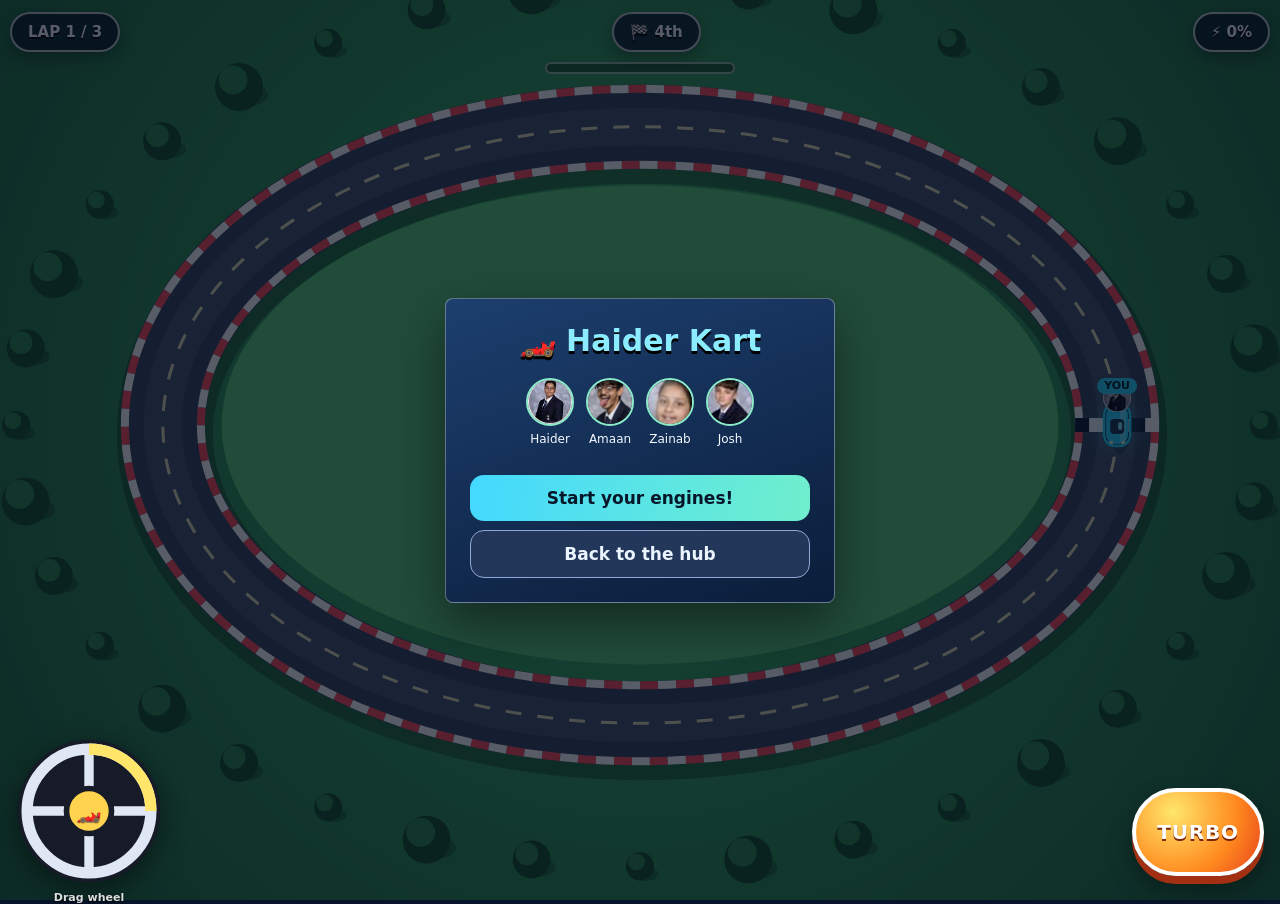
<file: games/haiderkart/index.html>
<!DOCTYPE html>

<html lang="en"><head>
<script src="../../js/sound-guard.js"></script><meta content="text/html; charset=utf-8" http-equiv="Content-Type"/><link href="style.css" rel="stylesheet"/><meta content="width=device-width,initial-scale=1,maximum-scale=1,user-scalable=no" name="viewport"/><title>Haider Kart · The Game Hub</title>
<meta content="Race Haider and the crew through three laps of turbo-fuelled kart action." name="description"/><meta content="Haider Kart · The Game Hub" property="og:title"/><meta content="Race Haider and the crew through three laps of turbo-fuelled kart action." property="og:description"/><meta content="website" property="og:type"/><meta content="summary_large_image" name="twitter:card"/></head><body>
<canvas aria-label="Haider Kart playing field" id="c"></canvas>
<div id="hud"><span class="pill" id="lap">LAP 1 / 3</span><span class="pill" id="place">🏁 4th</span><span class="pill" id="turbo">⚡ 0%</span></div>
<div id="tbar"><b id="tfill"></b></div>
<div id="wheel-wrap"><div id="wheel" role="slider" aria-label="Steering wheel. Drag it left or right to steer." aria-valuemin="-1" aria-valuemax="1" aria-valuenow="0"><svg viewBox="0 0 160 160" aria-hidden="true"><circle cx="80" cy="80" r="76" fill="#161b27"/><circle cx="80" cy="80" r="66" fill="none" stroke="#dfe7f5" stroke-width="12"/><path d="M14 80 H146 M80 14 V146" stroke="#dfe7f5" stroke-width="10" stroke-linecap="round"/><path d="M80 14 A66 66 0 0 1 146 80" fill="none" stroke="#ffe66b" stroke-width="12"/><circle cx="80" cy="80" r="24" fill="#ffd34d" stroke="#161b27" stroke-width="6"/><text x="80" y="88" text-anchor="middle" font-size="22">🏎️</text></svg></div><span class="hint">Drag wheel</span></div>
<button aria-label="Hold for turbo" class="turbo" id="turbo-btn">TURBO</button>
<div class="veil on" id="intro"><div class="panel"><h1>🏎️ Haider Kart</h1><button class="btn" id="start">Start your engines!</button><a class="btn alt" href="../../index.html">Back to the hub</a></div></div>
<div class="veil" id="finish"><div class="panel"><h1 id="result">🏁 Race finished!</h1><p id="summary" aria-live="polite"></p><button class="btn" id="again">Race again</button><a class="btn alt" href="../../index.html">Back to the hub</a></div></div>
<script src="../../js/crew-rules.js"></script><script src="../../js/crew-game.js"></script><script src="game.js"></script>
</body></html>
</file>
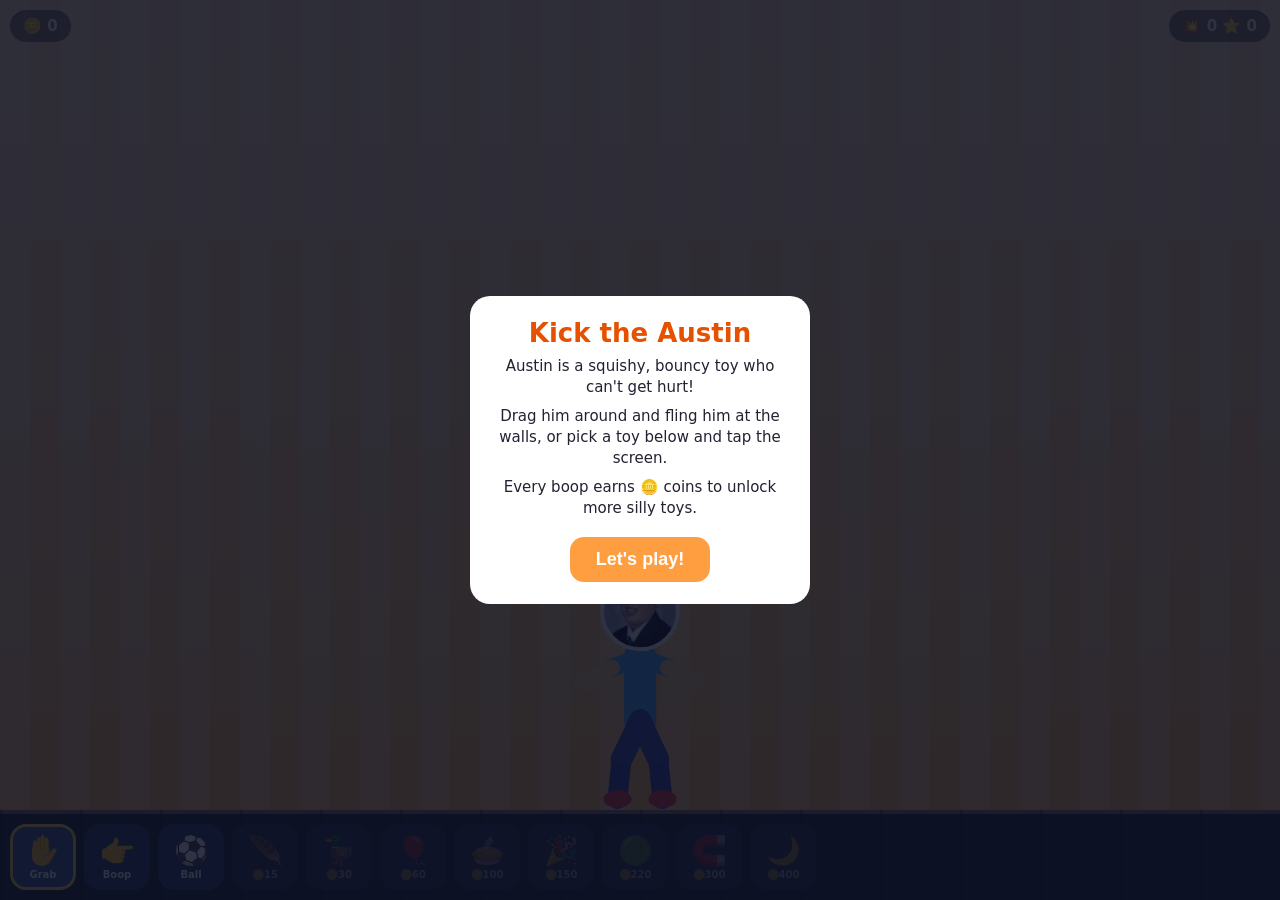
<file: games/kickaustin/index.html>
<!DOCTYPE html>
<html lang="en">
<head>
<script src="../../js/sound-guard.js"></script>
<meta charset="UTF-8">
<meta name="viewport" content="width=device-width, initial-scale=1.0, maximum-scale=1.0, user-scalable=no">
<title>Kick the Austin</title>
<style>
  *{margin:0;padding:0;box-sizing:border-box}
  html,body{height:100%;overflow:hidden;background:#1d2b4f;font-family:"Trebuchet MS","Segoe UI",system-ui,sans-serif;-webkit-tap-highlight-color:transparent;user-select:none;-webkit-user-select:none}
  canvas{display:block;touch-action:none}
  #hud{position:fixed;top:10px;left:10px;right:10px;display:flex;justify-content:space-between;pointer-events:none;z-index:5}
  .pill{background:rgba(0,0,0,.45);color:#fff;padding:7px 13px;border-radius:999px;font-weight:700;font-size:15px}
  #tools{position:fixed;left:0;right:0;bottom:0;display:flex;gap:8px;overflow-x:auto;padding:10px;background:rgba(10,15,35,.8);z-index:5}
  .tool{flex:0 0 auto;width:66px;height:66px;border-radius:16px;border:3px solid transparent;background:#2c3d6b;color:#fff;font-size:28px;display:flex;flex-direction:column;align-items:center;justify-content:center;cursor:pointer}
  .tool small{font-size:10px;font-weight:700;margin-top:2px}
  .tool.on{border-color:#ffd54a;background:#3d5596}
  .tool.locked{opacity:.5}
  #bubble{position:fixed;z-index:6;background:#fff;color:#222;padding:8px 12px;border-radius:14px;font-weight:700;font-size:15px;pointer-events:none;opacity:0;transition:opacity .2s;max-width:200px;text-align:center}
  #help{position:fixed;inset:0;z-index:10;background:rgba(10,15,35,.85);display:flex;align-items:center;justify-content:center;padding:20px}
  #help div{background:#fff;border-radius:20px;padding:22px;max-width:340px;text-align:center;color:#223}
  #help h1{font-size:26px;margin-bottom:8px;color:#e65100}
  #help p{font-size:15px;margin:8px 0;line-height:1.4}
  #help button{margin-top:10px;font-size:18px;font-weight:800;border:0;border-radius:14px;padding:12px 26px;background:#ff9e40;color:#fff;cursor:pointer}
</style>
</head>
<body>
<canvas id="c"></canvas>
<div id="hud"><span class="pill" id="coins">🪙 0</span><span class="pill" id="hits">💥 0</span></div>
<div id="bubble"></div>
<div id="tools"></div>
<div id="help"><div>
  <h1>Kick the Austin</h1>
  <p>Austin is a squishy, bouncy toy who can't get hurt!</p>
  <p>Drag him around and fling him at the walls, or pick a toy below and tap the screen.</p>
  <p>Every boop earns 🪙 coins to unlock more silly toys.</p>
  <button id="go">Let's play!</button>
</div></div>
<script>
(function(){
var cv=document.getElementById('c'),cx=cv.getContext('2d'),W,H,DPR=Math.min(2,window.devicePixelRatio||1);
var FLOOR_PAD=90;
function resize(){W=innerWidth;H=innerHeight;cv.width=W*DPR;cv.height=H*DPR;cv.style.width=W+'px';cv.style.height=H+'px';cx.setTransform(DPR,0,0,DPR,0,0)}
resize();addEventListener('resize',resize);
function ls(k,d){try{var v=localStorage.getItem(k);return v==null?d:+v||0}catch(e){return d}}
function ss(k,v){try{localStorage.setItem(k,String(v))}catch(e){}}
var coins=ls('kickAustinCoins',0),hits=0,best=ls('kickAustinBest',0),xp=ls('kickAustinXP',0);
ss('kickAustinPlays',ls('kickAustinPlays',0)+1);
try{var p=JSON.parse(localStorage.getItem('hubProfile')||'{}');p.last='kickaustin';localStorage.setItem('hubProfile',JSON.stringify(p))}catch(e){}
var face=new Image();face.src='austin.png';

// ---------- audio (squeaky, cartoon) ----------
var AC=null;function ac(){if(!AC){try{AC=new (window.AudioContext||window.webkitAudioContext)()}catch(e){}}return AC}
function tone(f1,f2,dur,type,vol){var a=ac();if(!a)return;var o=a.createOscillator(),g=a.createGain();o.type=type||'sine';o.frequency.setValueAtTime(f1,a.currentTime);o.frequency.exponentialRampToValueAtTime(f2,a.currentTime+dur);g.gain.setValueAtTime(vol||.15,a.currentTime);g.gain.exponentialRampToValueAtTime(.001,a.currentTime+dur);o.connect(g);g.connect(a.destination);o.start();o.stop(a.currentTime+dur)}
function squeak(){tone(700+Math.random()*300,1400,.15,'triangle',.12)}
function boing(){tone(180,520,.25,'sine',.18)}
function pop(){tone(900,120,.12,'square',.07)}
function giggle(){for(var i=0;i<4;i++)setTimeout(function(){tone(600+Math.random()*200,900,.08,'triangle',.08)},i*90)}

// ---------- ragdoll (verlet) ----------
var pts=[],cons=[];
function P(x,y,r,m){var p={x:x,y:y,ox:x,oy:y,r:r,m:m||1};pts.push(p);return p}
function C(a,b,s){cons.push({a:a,b:b,l:Math.hypot(a.x-b.x,a.y-b.y),s:s||1})}
var sx=W/2,sy=H/2-60;
var head=P(sx,sy-60,38,1.4),neck=P(sx,sy-14,8),hip=P(sx,sy+50,12,1.2),
 lh=P(sx-55,sy+10,10),rh=P(sx+55,sy+10,10),le=P(sx-28,sy-4,7),re=P(sx+28,sy-4,7),
 lk=P(sx-18,sy+90,8),rk=P(sx+18,sy+90,8),lf=P(sx-22,sy+130,11),rf=P(sx+22,sy+130,11);
C(head,neck);C(neck,hip);C(neck,le);C(le,lh);C(neck,re);C(re,rh);C(hip,lk);C(lk,lf);C(hip,rk);C(rk,rf);
C(head,hip,.3);C(le,hip,.05);C(re,hip,.05);C(lk,rk,.05);
var limbs=[[neck,hip,16,'#42a5f5'],[neck,le,9,'#42a5f5'],[le,lh,8,'#ffcc80'],[neck,re,9,'#42a5f5'],[re,rh,8,'#ffcc80'],[hip,lk,11,'#3949ab'],[lk,lf,10,'#3949ab'],[hip,rk,11,'#3949ab'],[rk,rf,10,'#3949ab']];

var items=[],parts=[],splats=[],shake=0,lastHitT=0,mood=0;
function addHit(n,x,y,big){var t=performance.now();if(t-lastHitT<120&&!big)return;lastHitT=t;hits+=n;coins+=n;xp+=n;
  if(hits>best){best=hits;ss('kickAustinBest',best)}ss('kickAustinCoins',coins);ss('kickAustinXP',xp);
  for(var i=0;i<6;i++)parts.push({x:x,y:y,vx:(Math.random()-.5)*8,vy:(Math.random()-.5)*8-2,l:30,c:['#ffd54a','#ff7043','#fff','#81d4fa'][i%4],s:5});
  parts.push({x:x,y:y-20,vx:0,vy:-1.2,l:40,txt:'+'+n});mood=40;hud();buildTools()}
function hud(){document.getElementById('coins').textContent='🪙 '+coins;document.getElementById('hits').textContent='💥 '+hits+'  ⭐ '+best}
var LINES=['Hey! That tickles!','Boing boing!','Wheee!','I\'m made of rubber!','Do it again!','Haha, missed me... wait no.','I\'m dizzy! 🌀','Is that all you got?','Ahh, pie in my face!','You\'ll never catch me!'];
var bub=document.getElementById('bubble'),bubT=0;
function say(t){bub.textContent=t||LINES[Math.random()*LINES.length|0];bub.style.opacity=1;bubT=120}

function step(){
  var g=.5,floor=H-FLOOR_PAD;
  for(var i=0;i<pts.length;i++){var p=pts[i];if(p===drag)continue;var vx=(p.x-p.ox)*.99,vy=(p.y-p.oy)*.99;p.ox=p.x;p.oy=p.y;p.x+=vx;p.y+=vy+g}
  for(var k=0;k<6;k++){
    for(var j=0;j<cons.length;j++){var c=cons[j],dx=c.b.x-c.a.x,dy=c.b.y-c.a.y,d=Math.hypot(dx,dy)||1,df=(d-c.l)/d*.5*c.s;
      if(c.a!==drag){c.a.x+=dx*df;c.a.y+=dy*df}if(c.b!==drag){c.b.x-=dx*df;c.b.y-=dy*df}}
    for(var i=0;i<pts.length;i++){var p=pts[i],vx=p.x-p.ox,vy=p.y-p.oy,sp=Math.hypot(vx,vy);
      var hit=false;
      if(p.y>floor-p.r){p.y=floor-p.r;p.oy=p.y+vy*.6;p.ox=p.x-vx*.85;hit=true}
      if(p.y<p.r+50){p.y=p.r+50;p.oy=p.y+vy*.6;hit=true}
      if(p.x<p.r){p.x=p.r;p.ox=p.x+vx*.6;hit=true}
      if(p.x>W-p.r){p.x=W-p.r;p.ox=p.x+vx*.6;hit=true}
      if(hit&&sp>9&&k===0&&(p===head||p===hip)){boing();shake=Math.min(12,sp*.6);addHit(Math.min(5,1+(sp/8|0)),p.x,p.y);if(Math.random()<.3)say()}
    }
  }
  // items
  for(var i=items.length-1;i>=0;i--){var it=items[i];it.vy+=it.g;it.x+=it.vx;it.y+=it.vy;it.rot+=it.vx*.03;it.life--;
    if(it.y>floor-it.r){it.y=floor-it.r;it.vy*=-.6;it.vx*=.9}
    if(it.x<it.r||it.x>W-it.r){it.vx*=-.8;it.x=Math.max(it.r,Math.min(W-it.r,it.x))}
    for(var j=0;j<pts.length;j++){var p=pts[j],dx=p.x-it.x,dy=p.y-it.y,d=Math.hypot(dx,dy);
      if(d<p.r+it.r&&!it.done){var f=it.push/(d||1);p.ox-=dx*f;p.oy-=dy*f;onItemHit(it,p);if(it.once){it.done=true;it.life=0}
        else{it.vx=-it.vx*.7;it.vy=-Math.abs(it.vy)*.7}break}}
    if(it.life<=0)items.splice(i,1)}
  for(var i=parts.length-1;i>=0;i--){var q=parts[i];q.x+=q.vx;q.y+=q.vy;if(!q.txt)q.vy+=.25;if(--q.l<=0)parts.splice(i,1)}
  for(var i=splats.length-1;i>=0;i--)if(--splats[i].l<=0)splats.splice(i,1);
  if(shake>0)shake*=.85;if(mood>0)mood--;if(bubT>0&&--bubT===0)bub.style.opacity=0;
}
function onItemHit(it,p){shake=6;
  if(it.kind==='ball'){boing();addHit(2,p.x,p.y)}
  else if(it.kind==='pie'){pop();splats.push({p:head,l:300,c:'#fff8e1'});addHit(4,p.x,p.y,true);say('Mmm... banana cream! 🥧')}
  else if(it.kind==='balloon'){pop();for(var i=0;i<20;i++)parts.push({x:it.x,y:it.y,vx:(Math.random()-.5)*10,vy:(Math.random()-.5)*10,l:40,c:'#4fc3f7',s:4});addHit(3,p.x,p.y,true);say('So wet! 💦')}
  else if(it.kind==='duck'){squeak();addHit(2,p.x,p.y)}
  else if(it.kind==='slime'){pop();splats.push({p:head,l:400,c:'#9ccc65'});addHit(4,p.x,p.y,true);say('Ewww, slime! 🟢')}
}

// ---------- tools ----------
var TOOLS=[
 {id:'hand',ic:'✋',n:'Grab',cost:0},
 {id:'boop',ic:'👉',n:'Boop',cost:0},
 {id:'ball',ic:'⚽',n:'Ball',cost:0},
 {id:'feather',ic:'🪶',n:'Tickle',cost:15},
 {id:'duck',ic:'🦆',n:'Ducks',cost:30},
 {id:'balloon',ic:'🎈',n:'Splash',cost:60},
 {id:'pie',ic:'🥧',n:'Pie',cost:100},
 {id:'confetti',ic:'🎉',n:'Party',cost:150},
 {id:'slime',ic:'🟢',n:'Slime',cost:220},
 {id:'magnet',ic:'🧲',n:'Magnet',cost:300},
 {id:'gravity',ic:'🌙',n:'Moon',cost:400}
];
var unlocked={};try{unlocked=JSON.parse(localStorage.getItem('kickAustinTools')||'{}')}catch(e){}
var cur='hand';
var tb=document.getElementById('tools');
function buildTools(){tb.innerHTML='';TOOLS.forEach(function(t){var own=t.cost===0||unlocked[t.id];var b=document.createElement('div');
  b.className='tool'+(cur===t.id?' on':'')+(own?'':' locked');b.innerHTML=t.ic+'<small>'+(own?t.n:'🪙'+t.cost)+'</small>';
  b.onclick=function(){ac();if(!own){if(coins>=t.cost){coins-=t.cost;unlocked[t.id]=1;ss('kickAustinCoins',coins);try{localStorage.setItem('kickAustinTools',JSON.stringify(unlocked))}catch(e){};cur=t.id;squeak();say('Ooh, a new toy!');hud()}else{say('Need '+(t.cost-coins)+' more coins!')}}else{cur=t.id;if(t.id==='gravity'){moon=!moon;say(moon?'I\'m floating! 🌙':'Back to Earth!')}}buildTools()};tb.appendChild(b)})}
var moon=false;

// ---------- input ----------
var drag=null,ptr=null,down=false,lastTickle=0;
function pos(e){var t=e.touches?e.touches[0]:e;return{x:t.clientX,y:t.clientY}}
function nearest(x,y,max){var b=null,bd=max;pts.forEach(function(p){var d=Math.hypot(p.x-x,p.y-y)-p.r;if(d<bd){bd=d;b=p}});return b}
function onDown(e){e.preventDefault();ac();var q=pos(e);ptr=q;down=true;
  if(cur==='hand'){drag=nearest(q.x,q.y,40);if(drag){squeak();say(['Put me down!','Wheee!','Where are we going?'][Math.random()*3|0])}}
  else if(cur==='boop'){var p=nearest(q.x,q.y,30);if(p){var dx=p.x-q.x,dy=p.y-q.y,d=Math.hypot(dx,dy)||1;p.ox-=dx/d*18;p.oy-=dy/d*18+8;squeak();addHit(1,p.x,p.y,true);if(Math.random()<.25)say()}else{parts.push({x:q.x,y:q.y,vx:0,vy:-1,l:20,txt:'boop'})}}
  else if(cur==='ball')spawn('ball',q,{r:22,g:.45,push:.25,life:400});
  else if(cur==='duck')for(var i=0;i<5;i++)spawn('duck',{x:q.x+(i-2)*30,y:q.y-i*20},{r:16,g:.4,push:.15,life:300});
  else if(cur==='balloon')spawn('balloon',q,{r:22,g:.35,push:.3,once:1,life:300});
  else if(cur==='pie')throwAt('pie',q,{r:24,g:0,push:.3,once:1,life:200});
  else if(cur==='slime')throwAt('slime',q,{r:22,g:0,push:.2,once:1,life:200});
  else if(cur==='confetti'){for(var i=0;i<80;i++)parts.push({x:q.x,y:q.y,vx:(Math.random()-.5)*16,vy:-Math.random()*14,l:70,c:'hsl('+(Math.random()*360|0)+',90%,60%)',s:5});tone(400,1200,.3,'triangle',.1);
    pts.forEach(function(p){var dx=p.x-q.x,dy=p.y-q.y,d=Math.hypot(dx,dy)||1;if(d<220){p.ox-=dx/d*12;p.oy-=dy/d*12}});addHit(3,q.x,q.y,true);say('Party time! 🎉')}
}
function spawn(kind,q,o){items.push({kind:kind,x:q.x,y:q.y,vx:(Math.random()-.5)*4,vy:0,r:o.r,g:o.g,push:o.push,once:o.once,life:o.life,rot:0})}
function throwAt(kind,q,o){var sx=q.x<W/2?-20:W+20,sy=q.y,dx=head.x-sx,dy=head.y-sy,d=Math.hypot(dx,dy)||1;items.push({kind:kind,x:sx,y:sy,vx:dx/d*16,vy:dy/d*16,r:o.r,g:0,push:o.push,once:1,life:o.life,rot:0})}
function onMove(e){if(!down)return;e.preventDefault();var q=pos(e);var mv={x:q.x-ptr.x,y:q.y-ptr.y};ptr=q;
  if(drag){drag.ox=drag.x;drag.oy=drag.y;drag.x=q.x;drag.y=q.y;drag._v=mv}
  else if(cur==='feather'){var p=nearest(q.x,q.y,20);parts.push({x:q.x,y:q.y,vx:0,vy:.5,l:15,c:'#fff',s:3});
    if(p&&Math.hypot(mv.x,mv.y)>3){p.ox-=mv.x*.2;p.oy-=mv.y*.2+.5;var t=performance.now();if(t-lastTickle>500){lastTickle=t;giggle();addHit(1,p.x,p.y,true);if(Math.random()<.4)say(['Hahaha stop!','Tee-hee!','Not my tummy! 😂'][Math.random()*3|0])}}}
}
function onUp(){if(drag&&drag._v){drag.ox=drag.x-drag._v.x*1.2;drag.oy=drag.y-drag._v.y*1.2}drag=null;down=false}
cv.addEventListener('mousedown',onDown);addEventListener('mousemove',onMove);addEventListener('mouseup',onUp);
cv.addEventListener('touchstart',onDown,{passive:false});addEventListener('touchmove',onMove,{passive:false});addEventListener('touchend',onUp);

// ---------- draw ----------
function draw(){
  cx.save();if(shake>.5)cx.translate((Math.random()-.5)*shake,(Math.random()-.5)*shake);
  var gr=cx.createLinearGradient(0,0,0,H);gr.addColorStop(0,'#ffe0b2');gr.addColorStop(1,'#ffb74d');cx.fillStyle=gr;cx.fillRect(-20,-20,W+40,H+40);
  // room: wallpaper stripes, floor
  cx.fillStyle='rgba(255,255,255,.18)';for(var x=0;x<W;x+=60)cx.fillRect(x,0,30,H);
  cx.fillStyle='#8d6e63';cx.fillRect(-20,H-FLOOR_PAD,W+40,FLOOR_PAD+20);cx.fillStyle='#6d4c41';for(var x=0;x<W;x+=80)cx.fillRect(x,H-FLOOR_PAD,3,FLOOR_PAD);
  // magnet
  if(cur==='magnet'&&down&&ptr){pts.forEach(function(p){var dx=ptr.x-p.x,dy=ptr.y-p.y,d=Math.hypot(dx,dy)||1;p.x+=dx/d*1.2;p.y+=dy/d*1.2});cx.font='40px serif';cx.textAlign='center';cx.fillText('🧲',ptr.x,ptr.y+14)}
  // limbs
  cx.lineCap='round';limbs.forEach(function(l){cx.strokeStyle=l[3];cx.lineWidth=l[2]*2;cx.beginPath();cx.moveTo(l[0].x,l[0].y);cx.lineTo(l[1].x,l[1].y);cx.stroke()});
  [lh,rh].forEach(function(p){cx.fillStyle='#ffcc80';cx.beginPath();cx.arc(p.x,p.y,p.r,0,7);cx.fill()});
  [lf,rf].forEach(function(p){cx.fillStyle='#e53935';cx.beginPath();cx.ellipse(p.x,p.y,p.r+3,p.r-2,0,0,7);cx.fill()});
  // head
  var ang=Math.atan2(head.y-neck.y,head.x-neck.x)+Math.PI/2;
  cx.save();cx.translate(head.x,head.y);cx.rotate(ang);var s=mood>0?1+Math.sin(mood*.5)*.05:1;cx.scale(s,1/s);
  cx.beginPath();cx.arc(0,0,head.r,0,7);cx.closePath();cx.save();cx.clip();
  if(face.complete&&face.naturalWidth)cx.drawImage(face,-head.r,-head.r,head.r*2,head.r*2);else{cx.fillStyle='#ffcc80';cx.fill()}
  splats.forEach(function(sp){cx.globalAlpha=Math.min(1,sp.l/60)*.85;cx.fillStyle=sp.c;for(var i=0;i<5;i++){cx.beginPath();cx.arc(Math.cos(i*1.3)*14,Math.sin(i*2.1)*12,14,0,7);cx.fill()}cx.globalAlpha=1});
  cx.restore();cx.lineWidth=4;cx.strokeStyle='#fff';cx.beginPath();cx.arc(0,0,head.r,0,7);cx.stroke();
  if(mood>20){cx.font='20px serif';cx.textAlign='center';cx.fillText('✨',head.r,-head.r)}
  cx.restore();
  // items
  var ICON={ball:'⚽',duck:'🦆',balloon:'🎈',pie:'🥧',slime:'🟢'};
  items.forEach(function(it){cx.save();cx.translate(it.x,it.y);cx.rotate(it.rot);cx.font=(it.r*2)+'px serif';cx.textAlign='center';cx.textBaseline='middle';cx.fillText(ICON[it.kind],0,2);cx.restore()});
  parts.forEach(function(q){if(q.txt){cx.globalAlpha=q.l/40;cx.fillStyle='#fff';cx.strokeStyle='#e65100';cx.lineWidth=4;cx.font='bold 22px Trebuchet MS';cx.textAlign='center';cx.strokeText(q.txt,q.x,q.y);cx.fillText(q.txt,q.x,q.y);cx.globalAlpha=1}
    else{cx.fillStyle=q.c;cx.fillRect(q.x,q.y,q.s,q.s)}});
  cx.restore();
  if(bubT>0){bub.style.left=Math.max(8,Math.min(W-210,head.x-60))+'px';bub.style.top=Math.max(50,head.y-head.r-60)+'px'}
}
function loop(){var g0=moon;if(g0){pts.forEach(function(p){p.oy+=.42})}step();draw();requestAnimationFrame(loop)}
document.getElementById('go').onclick=function(){ac();document.getElementById('help').style.display='none';say('Hi! I\'m Austin! Boop me! 👋')};
hud();buildTools();loop();
})();
</script>
</body>
</html>
</file>
<file: games/amaan/css/style.css>
:root{
  --bg:#e9eaf0;--paper:#f4f5f9;--line-paper:rgba(20,32,63,.07);
  --ink:#14203f;--card:#fff;--line:#c9ccd8;--mut:#5b6380;
  --gold:#c99a2e;--gold-2:#e3b74a;--pink:#e8707f;--navy:#14203f;--navy-2:#1c2b55;
  --green:#3d9a6a;--red:#c8534f;--purple:#7a5bc7;--teal:#2f9aa8;
  --shadow:0 10px 30px rgba(20,32,63,.12);
  box-sizing:border-box;
  padding-top:env(safe-area-inset-top,0px);padding-bottom:env(safe-area-inset-bottom,0px)
}
@media (prefers-color-scheme:dark){
  :root:not([data-theme="light"]){--bg:#0d1428;--paper:#111a33;--line-paper:rgba(255,255,255,.05);--ink:#eef0f7;--card:#16213f;--line:#2a3660;--mut:#9aa4c8;--gold:#e3b74a;--navy:#0f1a38;--navy-2:#182650;--shadow:0 10px 30px rgba(0,0,0,.35)}
}
:root[data-theme="dark"]{--bg:#0d1428;--paper:#111a33;--line-paper:rgba(255,255,255,.05);--ink:#eef0f7;--card:#16213f;--line:#2a3660;--mut:#9aa4c8;--gold:#e3b74a;--navy:#0f1a38;--navy-2:#182650;--shadow:0 10px 30px rgba(0,0,0,.35)}

*{box-sizing:border-box;-webkit-tap-highlight-color:transparent}
html{scroll-padding-top:env(safe-area-inset-top,0px)}
body{
  margin:0;color:var(--ink);font-family:'DM Sans',system-ui,sans-serif;min-height:100vh;
  background-color:var(--bg);
  background-image:
    repeating-linear-gradient(0deg,transparent 0 27px,var(--line-paper) 27px 28px),
    linear-gradient(90deg,transparent 0 56px,rgba(232,112,127,.18) 56px 58px,transparent 58px);
  background-attachment:fixed;
}
button{font:inherit}
.ico{width:18px;height:18px;fill:currentColor;flex:none}
.ico.big{width:34px;height:34px}
[hidden]{display:none!important}

.wrap{max-width:1120px;margin:0 auto;padding:16px;display:grid;gap:16px;grid-template-columns:1fr}
@media(min-width:860px){
  .wrap{grid-template-columns:minmax(320px,400px) 1fr;align-items:start}
  .stage{position:sticky;top:16px}
}

/* ---------- STAGE ---------- */
h1{font-family:'Bowlby One',Impact,sans-serif;font-weight:400;font-size:clamp(26px,5vw,36px);margin:0;letter-spacing:.5px;color:#fff;line-height:1}
.stage{
  background:
    radial-gradient(120% 80% at 10% 0%,rgba(227,183,74,.18),transparent 50%),
    radial-gradient(80% 60% at 100% 100%,rgba(232,112,127,.16),transparent 55%),
    var(--navy);
  color:#fff;border-radius:22px;padding:18px 16px 14px;text-align:center;
  border:3px solid var(--gold-2);position:relative;overflow:hidden;box-shadow:var(--shadow);
  transition:box-shadow .3s
}
.stage.fever{box-shadow:0 0 0 4px rgba(232,112,127,.35),0 0 50px rgba(227,183,74,.55),var(--shadow);animation:feverPulse 1s ease-in-out infinite}
@keyframes feverPulse{50%{box-shadow:0 0 0 8px rgba(232,112,127,.2),0 0 80px rgba(227,183,74,.75),var(--shadow)}}
.stage-top{display:flex;align-items:flex-start;justify-content:space-between;gap:8px;text-align:left}
.prestige-pills{display:flex;flex-direction:column;gap:4px;align-items:flex-end}
.pill{display:inline-flex;align-items:center;gap:5px;font-size:12px;font-weight:700;padding:3px 9px;border-radius:99px;background:rgba(255,255,255,.1);white-space:nowrap}
.pill .ico{width:13px;height:13px}
.pill.stars{color:var(--gold-2)}.pill.dip{color:#9fd4ff}.pill.halo{color:#f3c9ff}
.count{font-family:'Bowlby One',Impact,sans-serif;font-size:clamp(32px,8vw,50px);line-height:1.05;margin-top:12px;color:var(--gold-2);word-break:break-all;text-shadow:0 3px 0 rgba(0,0,0,.25)}
.sub{font-size:14px;opacity:.8;margin-top:0}
.rates{display:flex;gap:8px;justify-content:center;font-size:13px;margin-top:8px;flex-wrap:wrap}
.rates span{background:rgba(255,255,255,.12);padding:5px 10px;border-radius:99px;font-weight:600}

.pic{position:relative;display:inline-block;margin:14px 0 6px}
#hit{border:0;background:none;padding:0;cursor:pointer;display:block;touch-action:manipulation;border-radius:18px;transition:transform .07s;position:relative;z-index:2}
#hit:active,#hit.p{transform:scale(.93) rotate(-2deg)}
#hit.crit{animation:critShake .3s}
@keyframes critShake{0%,100%{transform:scale(1)}25%{transform:scale(1.08) rotate(3deg)}50%{transform:scale(.95) rotate(-3deg)}75%{transform:scale(1.04) rotate(1deg)}}
#hit:focus-visible{outline:3px solid var(--gold-2);outline-offset:4px}
#hit img{width:min(52vw,210px);height:auto;border-radius:18px;border:4px solid #fff;display:block;user-select:none;-webkit-user-drag:none;pointer-events:none;box-shadow:0 12px 30px rgba(0,0,0,.35)}
.fever-ring{position:absolute;inset:-14px;border-radius:30px;border:3px dashed var(--gold-2);opacity:0;pointer-events:none;z-index:1}
.stage.fever .fever-ring{opacity:1;animation:spin 6s linear infinite}
@keyframes spin{to{transform:rotate(360deg)}}

.pop{position:absolute;pointer-events:none;font-family:'Bowlby One',Impact,sans-serif;color:var(--pink);font-size:22px;text-shadow:0 2px 0 #fff,0 0 6px #fff;animation:up .8s ease-out forwards;z-index:5;white-space:nowrap}
.pop.crit{color:var(--gold-2);font-size:30px;text-shadow:0 2px 0 #14203f,0 0 10px #fff}
.pop.gold{color:#fff;font-size:20px;text-shadow:0 2px 0 #c99a2e,0 0 10px #e3b74a}
@keyframes up{to{transform:translateY(-80px) scale(1.1);opacity:0}}
.spark{position:absolute;width:8px;height:8px;pointer-events:none;z-index:4;background:var(--gold-2);clip-path:polygon(50% 0,61% 35%,98% 35%,68% 57%,79% 91%,50% 70%,21% 91%,32% 57%,2% 35%,39% 35%);animation:spark .6s ease-out forwards}
@keyframes spark{to{transform:translate(var(--dx),var(--dy)) rotate(200deg) scale(.2);opacity:0}}

.heat{display:flex;align-items:center;gap:8px;margin:8px auto 0;max-width:300px;font-size:12px;font-weight:700}
.heat .ico{color:var(--pink)}
.heat-bar{flex:1;height:10px;background:rgba(255,255,255,.15);border-radius:99px;overflow:hidden}
.heat-bar i{display:block;height:100%;width:0;background:linear-gradient(90deg,var(--pink),var(--gold-2));border-radius:99px;transition:width .1s linear}
.stage.fever .heat-bar i{background:linear-gradient(90deg,#fff,var(--gold-2),var(--pink));background-size:200% 100%;animation:shimmer 1s linear infinite}
@keyframes shimmer{to{background-position:200% 0}}
#heatTxt{min-width:92px;text-align:right}

.buffs{display:flex;gap:6px;justify-content:center;flex-wrap:wrap;margin-top:10px;min-height:0}
.buff{position:relative;overflow:hidden;font-size:12px;font-weight:700;padding:5px 10px;border-radius:9px;background:rgba(255,255,255,.14);border:1px solid rgba(255,255,255,.2)}
.buff i{position:absolute;left:0;bottom:0;height:3px;background:var(--gold-2)}
.buff.frenzy{border-color:var(--gold-2)}.buff.clickfrenzy{border-color:var(--pink)}.buff.sugar{border-color:#f3c9ff}.buff.special{border-color:#9fd4ff}

.ticker{margin-top:12px;display:flex;align-items:center;gap:8px;font-size:12px;background:rgba(0,0,0,.25);border-radius:10px;padding:6px 10px;text-align:left;overflow:hidden}
.ticker-tag{font-family:'Bowlby One',Impact,sans-serif;font-size:11px;color:var(--gold-2);letter-spacing:1px;flex:none}
.ticker-text{opacity:.9;white-space:nowrap;overflow:hidden;text-overflow:ellipsis;animation:fadeIn .5s}
@keyframes fadeIn{from{opacity:0;transform:translateY(4px)}}

.gold-zone{position:absolute;inset:0;pointer-events:none;z-index:8}
.golden{position:absolute;pointer-events:auto;border:0;background:none;padding:0;cursor:pointer;width:70px;height:70px;animation:gfloat 3s ease-in-out infinite,gin .4s ease-out;filter:drop-shadow(0 0 12px rgba(227,183,74,.9))}
.golden img{width:100%;height:100%;object-fit:cover;border-radius:50%;border:3px solid var(--gold-2);filter:sepia(1) saturate(4) hue-rotate(-12deg) brightness(1.15)}
.golden::after{content:"";position:absolute;inset:-6px;border-radius:50%;border:2px dashed var(--gold-2);animation:spin 4s linear infinite}
.golden.leaving{animation:gout .4s ease-in forwards}
@keyframes gfloat{50%{transform:translateY(-10px) rotate(6deg)}}
@keyframes gin{from{transform:scale(0) rotate(-90deg);opacity:0}}
@keyframes gout{to{transform:scale(0);opacity:0}}

/* ---------- SIDE ---------- */
.side{min-width:0}
.tabs{display:flex;gap:6px;overflow-x:auto;scrollbar-width:none;padding-bottom:4px;margin-bottom:12px;position:sticky;top:0;z-index:3;background:var(--bg);padding-top:4px}
.tabs::-webkit-scrollbar{display:none}
.tab{position:relative;flex:none;border:2px solid var(--line);background:var(--card);color:var(--mut);border-radius:99px;padding:8px 14px;cursor:pointer;font-weight:700;font-size:14px;transition:transform .1s}
.tab.on{background:var(--navy);color:#fff;border-color:var(--gold)}
.tab:active{transform:scale(.96)}
.tab .dot{position:absolute;top:-3px;right:-3px;width:11px;height:11px;border-radius:50%;background:var(--pink);border:2px solid var(--bg)}
.panel{display:none;animation:fadeIn .25s}
.panel.on{display:block}
.panel-head{display:flex;align-items:baseline;justify-content:space-between;gap:12px;margin:18px 0 8px;flex-wrap:wrap}
.panel-head:first-child{margin-top:0}
h2{font-family:'Bowlby One',Impact,sans-serif;font-weight:400;font-size:19px;margin:0;letter-spacing:.3px}
.hint{color:var(--mut);font-size:13px;margin:4px 0}
.seg{display:inline-flex;border:2px solid var(--line);border-radius:10px;overflow:hidden;background:var(--card)}
.seg button{border:0;background:none;color:var(--mut);padding:5px 10px;font-weight:700;cursor:pointer;font-size:13px}
.seg button.on{background:var(--navy);color:#fff}

.list{display:grid;gap:8px}
.up{
  display:grid;grid-template-columns:1fr auto;gap:2px 12px;text-align:left;width:100%;
  background:var(--card);color:var(--ink);border:2px solid var(--line);border-radius:14px;padding:10px 12px;
  cursor:pointer;min-height:64px;position:relative;transition:transform .08s,border-color .15s
}
.up:disabled{opacity:.55;cursor:not-allowed}
.up:not(:disabled){border-color:var(--gold)}
.up:not(:disabled):hover{transform:translateY(-1px)}
.up:not(:disabled):active{transform:scale(.98)}
.up:focus-visible{outline:3px solid var(--gold);outline-offset:2px}
.up b{font-size:16px}
.up .c{font-weight:700;color:var(--gold);text-align:right;white-space:nowrap}
.up .c.no{color:var(--red)}
.up small{color:var(--mut);font-size:13px}
.up .n{text-align:right;color:var(--mut);font-size:13px}
.up .own{position:absolute;right:12px;bottom:8px;font-family:'Bowlby One',Impact,sans-serif;font-size:22px;color:var(--line);line-height:1}
.up.locked{background:transparent;border-style:dashed}
.up.locked b{color:var(--mut)}
.up .prog{grid-column:1/-1;height:4px;background:var(--line);border-radius:99px;overflow:hidden;margin-top:4px}
.up .prog i{display:block;height:100%;background:var(--gold);width:0}

.ugrid{display:grid;grid-template-columns:repeat(auto-fill,minmax(200px,1fr));gap:8px}
.ugrid.small{grid-template-columns:repeat(auto-fill,minmax(160px,1fr))}
.ug{
  display:flex;flex-direction:column;gap:3px;text-align:left;background:var(--card);color:var(--ink);
  border:2px solid var(--line);border-radius:12px;padding:10px 12px;cursor:pointer;position:relative;transition:transform .08s
}
.ug:disabled{opacity:.55;cursor:not-allowed}
.ug:not(:disabled){border-color:var(--gold)}
.ug:not(:disabled):hover{transform:translateY(-1px)}
.ug:not(:disabled):active{transform:scale(.98)}
.ug b{font-size:14px;padding-right:50px}
.ug small{color:var(--mut);font-size:12px;line-height:1.35}
.ug .c{position:absolute;top:10px;right:12px;font-weight:700;color:var(--gold);font-size:13px;white-space:nowrap;display:inline-flex;align-items:center;gap:3px}
.ug .c .ico{width:13px;height:13px}
.ug .c.no{color:var(--red)}
.ug .tag{font-size:10px;font-weight:700;letter-spacing:.6px;text-transform:uppercase;color:var(--mut)}
.ug.done{border-color:var(--green);opacity:.9;cursor:default}
.ug.done .c{color:var(--green)}
.ug.req{border-style:dashed}
.ugrid.small .ug{padding:8px 10px}
.ugrid.small .ug b{font-size:13px}
.ugrid.small .ug small{font-size:11px}
.empty{background:var(--card);border:2px dashed var(--line);border-radius:14px;padding:18px;text-align:center;color:var(--mut);display:grid;gap:6px}
.empty b{color:var(--ink)}
details.bought{margin-top:14px}
details.bought summary{cursor:pointer;color:var(--mut);font-weight:700;font-size:13px;padding:6px 0}

/* prestige cards */
.prestige-card{display:grid;grid-template-columns:auto 1fr;gap:14px;background:var(--card);border:2px solid var(--line);border-radius:18px;padding:16px;box-shadow:var(--shadow);margin-bottom:8px;overflow:hidden;position:relative}
.prestige-card::before{content:"";position:absolute;right:-40px;top:-40px;width:160px;height:160px;border-radius:50%;opacity:.12;background:currentColor;pointer-events:none}
.prestige-card.stars{color:var(--gold)}.prestige-card.diplomas{color:var(--teal)}.prestige-card.halos{color:var(--purple)}
.prestige-card.legacy{color:#e05a8a}
.ug .branch{position:absolute;bottom:8px;right:12px;font-size:10px;font-weight:800;letter-spacing:.06em;text-transform:uppercase;opacity:.65}
.ug.legacy-own{border-color:#e05a8a}
.prestige-card .pc-body{color:var(--ink);min-width:0}
.prestige-card p{margin:6px 0 10px;font-size:14px;line-height:1.45}
.pc-ico{width:48px;height:48px;border-radius:14px;display:grid;place-items:center;background:var(--bg);color:inherit}
.pc-stats{display:grid;grid-template-columns:repeat(auto-fit,minmax(120px,1fr));gap:8px;margin-bottom:12px}
.pc-stats div{background:var(--bg);border-radius:10px;padding:8px 10px;display:grid}
.pc-stats small{color:var(--mut);font-size:11px;text-transform:uppercase;letter-spacing:.5px}
.pc-stats b{font-size:16px;word-break:break-all}
.big-btn{width:100%;border:0;border-radius:12px;padding:14px;font-family:'Bowlby One',Impact,sans-serif;font-size:18px;letter-spacing:.3px;cursor:pointer;color:#fff;background:linear-gradient(135deg,var(--navy),var(--navy-2));border:3px solid var(--gold);transition:transform .1s}
.big-btn:not(:disabled):hover{transform:translateY(-1px)}
.big-btn:not(:disabled):active{transform:scale(.98)}
.big-btn:disabled{opacity:.5;cursor:not-allowed;border-color:var(--line)}
.prestige-card.diplomas .big-btn{border-color:var(--teal)}
.prestige-card.halos .big-btn{border-color:var(--purple)}
.locked{display:flex;gap:8px;align-items:center;background:var(--bg);border-radius:10px;padding:10px 12px;font-size:13px;color:var(--mut);margin-bottom:8px}
.milestones{display:grid;gap:6px}
.ms{display:grid;grid-template-columns:auto 1fr;gap:10px;align-items:center;background:var(--card);border:2px solid var(--line);border-radius:12px;padding:10px 12px;font-size:14px}
.ms .num{font-family:'Bowlby One',Impact,sans-serif;color:var(--purple);font-size:18px;min-width:34px;text-align:center}
.ms.done{border-color:var(--purple)}
.ms:not(.done){opacity:.6}

/* challenges */
.active-chal{background:linear-gradient(135deg,var(--navy),var(--navy-2));color:#fff;border:3px solid var(--pink);border-radius:16px;padding:14px;margin-bottom:12px;display:grid;gap:8px}
.active-chal h3{margin:0;font-family:'Bowlby One',Impact,sans-serif;font-weight:400;font-size:18px}
.active-chal .prog{height:10px;background:rgba(255,255,255,.15);border-radius:99px;overflow:hidden}
.active-chal .prog i{display:block;height:100%;background:linear-gradient(90deg,var(--pink),var(--gold-2))}
.chal{display:grid;grid-template-columns:1fr auto;gap:4px 12px;background:var(--card);border:2px solid var(--line);border-radius:14px;padding:12px}
.chal b{font-size:16px}
.chal small{color:var(--mut);font-size:13px}
.chal .stars-row{display:flex;gap:3px;color:var(--gold);grid-row:1/3}
.chal .stars-row .ico{width:16px;height:16px;opacity:.25}
.chal .stars-row .ico.on{opacity:1}
.chal .btn{grid-column:1/-1;justify-self:start;margin-top:4px}

/* achievements */
.achcat{margin:14px 0 6px;font-size:12px;font-weight:700;letter-spacing:.6px;text-transform:uppercase;color:var(--mut)}
.achgrid{display:grid;grid-template-columns:repeat(auto-fill,minmax(46px,1fr));gap:6px}
.ach{aspect-ratio:1;border-radius:12px;background:var(--card);border:2px solid var(--line);display:grid;place-items:center;position:relative;cursor:help;transition:transform .1s;font-family:'Bowlby One',Impact,sans-serif;font-size:13px;color:var(--mut)}
.ach:nth-child(3n){transform:rotate(-2deg)}.ach:nth-child(3n+1){transform:rotate(1.5deg)}
.ach.on{background:linear-gradient(135deg,var(--gold-2),var(--gold));border-color:var(--gold);color:var(--navy);box-shadow:0 4px 10px rgba(201,154,46,.35)}
.ach:hover{transform:scale(1.12) rotate(0);z-index:2}
.ach .tip{position:absolute;bottom:calc(100% + 6px);left:50%;transform:translateX(-50%);background:var(--navy);color:#fff;font-family:'DM Sans',sans-serif;font-size:12px;padding:8px 10px;border-radius:8px;width:180px;z-index:5;display:none;text-align:left;pointer-events:none;box-shadow:var(--shadow)}
.ach .tip b{display:block;color:var(--gold-2)}
.ach:hover .tip,.ach:focus .tip{display:block}
.ach.secret:not(.on){border-style:dashed}

/* stats */
.statgrid{display:grid;grid-template-columns:repeat(auto-fill,minmax(180px,1fr));gap:8px}
.stat{background:var(--card);border:2px solid var(--line);border-radius:12px;padding:10px 12px;display:grid}
.stat small{color:var(--mut);font-size:11px;text-transform:uppercase;letter-spacing:.5px}
.stat b{font-size:16px;word-break:break-all}
.stat.wide{grid-column:1/-1}

/* settings */
.settings{display:grid;gap:8px}
.row{display:flex;justify-content:space-between;align-items:center;gap:12px;background:var(--card);border:2px solid var(--line);border-radius:12px;padding:10px 12px;font-weight:600}
.row select,.row input[type=checkbox]{font:inherit;accent-color:var(--gold)}
.row select{border:2px solid var(--line);border-radius:8px;padding:4px 8px;background:var(--bg);color:var(--ink)}
.row input[type=checkbox]{width:20px;height:20px}
.btnrow{display:flex;gap:8px;flex-wrap:wrap;margin:8px 0}
.btn{border:2px solid var(--line);background:var(--card);color:var(--ink);border-radius:10px;padding:8px 14px;font-weight:700;cursor:pointer;transition:transform .1s}
.btn:hover{border-color:var(--gold)}
.btn:active{transform:scale(.97)}
.btn.primary{background:var(--navy);color:#fff;border-color:var(--gold)}
.btn.danger{color:var(--red)}
.btn:disabled{opacity:.5;cursor:not-allowed}
textarea{width:100%;font:13px/1.4 ui-monospace,monospace;border:2px solid var(--line);border-radius:10px;padding:8px;background:var(--card);color:var(--ink);resize:vertical}

/* toasts & modal */
.toasts{position:fixed;left:50%;bottom:calc(16px + env(safe-area-inset-bottom,0px));transform:translateX(-50%);display:flex;flex-direction:column;gap:6px;z-index:20;width:min(92vw,420px);pointer-events:none}
.toast{background:var(--navy);color:#fff;border:2px solid var(--gold-2);padding:10px 14px;border-radius:12px;font-weight:700;text-align:left;animation:toastIn .3s ease-out;display:flex;gap:10px;align-items:center;box-shadow:var(--shadow)}
.toast.ach{border-color:var(--gold-2);background:linear-gradient(135deg,#2a3a6f,var(--navy))}
.toast.ach .ico{color:var(--gold-2);width:22px;height:22px}
.toast small{display:block;font-weight:400;opacity:.85;font-size:12px}
.toast.out{animation:toastOut .3s ease-in forwards}
@keyframes toastIn{from{transform:translateY(30px);opacity:0}}
@keyframes toastOut{to{transform:translateY(20px);opacity:0}}
.modal{position:fixed;inset:0;background:rgba(13,20,40,.65);display:grid;place-items:center;z-index:30;padding:16px;animation:fadeIn .2s}
.modal-card{background:var(--card);color:var(--ink);border:3px solid var(--gold);border-radius:18px;padding:20px;width:min(100%,460px);box-shadow:var(--shadow);max-height:90vh;overflow:auto}
.modal-card h2{font-size:22px;margin-bottom:8px}
.modal-body{font-size:14px;line-height:1.5}
.modal-body ul{padding-left:18px;margin:8px 0}
.modal-body .bignum{font-family:'Bowlby One',Impact,sans-serif;font-size:28px;color:var(--gold);margin:8px 0;word-break:break-all}

@media (prefers-reduced-motion:reduce){
  .pop,.spark{animation-duration:.01s}#hit{transition:none}
  .golden{animation:none}.stage.fever{animation:none}.stage.fever .fever-ring{animation:none}
}
@media (max-width:480px){
  .prestige-card{grid-template-columns:1fr}.pc-ico{display:none}
  .ugrid{grid-template-columns:1fr 1fr}
}

/* Extra credit additions, using the original theme tokens. */
.edition{display:block;font-size:9px;letter-spacing:2px;font-weight:700;color:#e3b74a;margin-top:6px}
.new-tag{font-style:normal;background:var(--gold);color:#14203f;border-radius:4px;font-size:9px;padding:3px 5px;vertical-align:middle}
.best-buy{margin:0 0 12px;width:100%}
.activity-card{background:var(--card);border:1px solid var(--line);border-radius:12px;padding:18px;margin:12px 0}
.activity-card progress{width:100%;height:8px;accent-color:var(--gold)}
.activity-foot{display:flex;justify-content:space-between;align-items:center;margin-top:12px;font-size:12px;gap:10px}
.sprint-stats{display:flex;justify-content:space-around;text-align:center;margin:24px 0}.sprint-stats strong{display:block;font-size:28px;color:var(--gold)}.sprint-stats small{color:var(--mut)}
@media(prefers-reduced-motion:reduce){*,*::before,*::after{animation-duration:.01ms!important;transition-duration:.01ms!important}}

/* Season 2 */
.rank-badge{display:inline-block;margin-top:7px;font-size:11px;font-weight:700;color:#fff;background:rgba(255,255,255,.12);border-radius:99px;padding:3px 8px}
.streak-dots{display:flex;gap:6px;justify-content:center;margin-top:16px}.streak-dots span{width:34px;height:34px;display:grid;place-items:center;border-radius:50%;border:2px solid var(--line);font-weight:700;color:var(--mut)}.streak-dots span.on{background:var(--gold);border-color:var(--gold);color:#14203f}
.mem-pads{display:grid;grid-template-columns:repeat(2,minmax(70px,110px));gap:10px;justify-content:center;margin:18px 0}.mem-pad{aspect-ratio:1;border:0;border-radius:16px;opacity:.45;cursor:pointer;transition:.12s}.mem-pad.lit,.mem-pad:active{opacity:1;transform:scale(1.05);box-shadow:0 0 22px currentColor}.mp0{background:#e8707f;color:#e8707f}.mp1{background:#e3b74a;color:#e3b74a}.mp2{background:#2f9aa8;color:#2f9aa8}.mp3{background:#7a5bc7;color:#7a5bc7}.mem-msg{text-align:center;font-weight:700}
.cos-grid{display:grid;grid-template-columns:repeat(auto-fill,minmax(140px,1fr));gap:10px}.cos{background:var(--card);color:var(--ink);border:2px solid var(--line);border-radius:12px;padding:12px;display:flex;flex-direction:column;align-items:center;text-align:center;gap:4px;cursor:pointer}.cos small{color:var(--mut);font-size:11px}.cos.sel{border-color:var(--gold);box-shadow:0 0 0 3px rgba(227,183,74,.25)}.cos:disabled{opacity:.48;cursor:not-allowed}.sw{width:48px;height:48px;border-radius:12px;display:block;margin-bottom:4px;background:#ddd;border:3px solid #fff}
.sw-gold{border-color:#e3b74a;background:#f6e3a5}.sw-neon{background:#14203f;box-shadow:0 0 14px #36f0ff}.sw-retro{background:#b48b5b}.sw-prism{background:conic-gradient(red,orange,yellow,lime,cyan,blue,magenta,red)}.sw-secret{background:linear-gradient(90deg,#ccc 50%,#666 50%)}.bgw-navy{background:#14203f}.bgw-stars{background:radial-gradient(#fff 1px,transparent 1px) 0 0/9px 9px,#071026}.bgw-sunset{background:linear-gradient(#ff8a65,#7a5bc7)}.bgw-halo{background:radial-gradient(#fff6c9,#d5c2ff)}
.stage.skin-gold #hit img{border-color:#e3b74a;box-shadow:0 0 0 4px #c99a2e,0 0 30px rgba(227,183,74,.8)}.stage.skin-neon #hit img{border-color:#36f0ff;box-shadow:0 0 20px #36f0ff,0 0 45px #e8707f}.stage.skin-retro #hit img{filter:sepia(.8) contrast(1.1);border-color:#f2dfbd}.stage.skin-prism #hit img{animation:prism 4s linear infinite}.stage.skin-secret #hit img{transform:scaleX(-1);filter:saturate(1.5) contrast(1.15)}@keyframes prism{to{filter:hue-rotate(360deg)}}
.stage.bg-stars{background:radial-gradient(#fff 1px,transparent 1.4px) 0 0/22px 22px,radial-gradient(circle at 70% 20%,#3b4c9b,transparent 45%),#071026}.stage.bg-sunset{background:linear-gradient(160deg,#ff8a65,#c94b7d 45%,#352a72)}.stage.bg-halo{background:radial-gradient(circle at 50% 15%,rgba(255,250,210,.75),transparent 35%),linear-gradient(#6f5bb7,#14203f)}
.rank-big{font-family:'Bowlby One',Impact,sans-serif;font-size:30px;color:var(--gold)}.rank-ladder{display:flex;flex-wrap:wrap;gap:6px}.rank-ladder span{border:1px solid var(--line);border-radius:99px;padding:5px 9px;font-size:12px;opacity:.45}.rank-ladder .on{opacity:1;border-color:var(--gold);font-weight:700}
.lore-list{display:grid;gap:8px}.lore{text-align:left;padding:14px;border-radius:10px;border:1px solid var(--line);background:var(--card);color:var(--ink);font-weight:700;cursor:pointer}.lore:disabled{color:var(--mut);cursor:not-allowed}


/* Minion System — one self-contained long-term feature */
.pill.guild{color:#9ff0df}.minion-hero{display:grid;grid-template-columns:1.25fr repeat(3,1fr);gap:8px;background:linear-gradient(135deg,var(--navy),var(--navy-2));color:#fff;border:2px solid var(--gold);border-radius:16px;padding:14px;box-shadow:var(--shadow)}.minion-hero>div{display:flex;flex-direction:column;gap:2px}.minion-hero>div:first-child{flex-direction:row;align-items:center;gap:10px}.minion-hero small{opacity:.72;font-size:11px}.minion-hero strong{font-family:'Bowlby One',Impact,sans-serif;color:var(--gold-2);font-size:25px}.crew-mark{font-size:34px;color:#9ff0df}
.shift-card,.mastery-card{background:var(--card);border:2px solid var(--teal);border-radius:15px;padding:14px}.shift-card>div:first-child{display:flex;justify-content:space-between;align-items:center}.shift-card>div:first-child small{font-size:10px;color:var(--teal);font-weight:700;letter-spacing:.8px}.shift-card>div:first-child strong{color:var(--gold)}.shift-rewards{display:flex;gap:8px;margin:10px 0}.shift-rewards span{background:var(--bg);border-radius:9px;padding:6px 10px;display:grid}.shift-rewards b{font-size:14px}.shift-rewards small{font-size:10px;color:var(--mut)}.shift-bar,.mastery-bar{height:10px;border-radius:99px;background:var(--line);overflow:hidden}.shift-bar i,.mastery-bar i{display:block;height:100%;background:linear-gradient(90deg,var(--teal),var(--purple));transition:width .2s}
.team-slots{display:grid;grid-template-columns:repeat(3,1fr);gap:8px}.team-slot{min-height:112px;border:2px dashed var(--line);border-radius:14px;background:var(--card);display:flex;flex-direction:column;align-items:center;justify-content:center;text-align:center;padding:10px;color:var(--mut)}.team-slot .mini-avatar{font-size:34px}.team-slot b{color:var(--ink);font-size:13px}.team-slot small{font-size:10px}.team-slot.filled{border-style:solid;border-color:var(--teal);background:linear-gradient(145deg,var(--card),rgba(47,154,168,.1))}.team-slot.uniform-2{border-color:#9ba7b8}.team-slot.uniform-3{border-color:var(--gold);box-shadow:0 0 12px rgba(227,183,74,.3)}.team-totals{display:flex;justify-content:center;gap:8px;flex-wrap:wrap;margin-top:8px}.team-totals span{font-size:11px;font-weight:700;background:var(--card);border:1px solid var(--line);padding:4px 7px;border-radius:99px}
.mastery-card{border-color:var(--gold)}.mastery-card>div:not(.mastery-bar):not(.mastery-done){display:flex;justify-content:space-between;margin-bottom:8px;font-size:13px}.mastery-card strong{color:var(--gold)}.mastery-done{text-align:center;margin-top:10px;background:var(--gold);color:#14203f;border-radius:9px;padding:9px;font-weight:800;font-size:12px;letter-spacing:.6px}
.minion-grid{display:grid;grid-template-columns:repeat(auto-fill,minmax(235px,1fr));gap:9px}.minion-card{background:var(--card);border:2px solid var(--line);border-radius:15px;padding:12px}.minion-card.active{border-color:var(--teal);box-shadow:inset 0 0 0 2px rgba(47,154,168,.12)}.minion-head{display:flex;align-items:center;gap:9px}.minion-head>div{display:grid}.minion-head small{font-size:11px;color:var(--mut)}.minion-avatar{width:48px;height:48px;display:grid;place-items:center;font-size:28px;border:3px solid #a87943;border-radius:14px;background:#f6e2bd}.uniform-2 .minion-avatar{border-color:#9ba7b8;background:#e6ebf3}.uniform-3 .minion-avatar{border-color:var(--gold);background:#fff1b8;box-shadow:0 0 12px rgba(227,183,74,.35)}.class-clown .minion-avatar{border-radius:50%}.class-prefect .minion-avatar{background:#dbe5ff}.class-teacher .minion-avatar{background:#e5d6ff}.class-engineer .minion-avatar{background:#d6eee9}.minion-stats{display:flex;gap:5px;margin:9px 0}.minion-stats span{font-size:11px;font-weight:700;background:var(--bg);padding:4px 7px;border-radius:7px}.minion-xp{height:6px;background:var(--line);border-radius:99px;overflow:hidden}.minion-xp i{display:block;height:100%;background:linear-gradient(90deg,var(--teal),var(--purple))}.xptext{color:var(--mut);font-size:10px}.minion-actions{display:grid;grid-template-columns:1fr 1fr auto;gap:5px;margin-top:9px}.minion-actions .btn{padding:6px;font-size:11px}.auto-btn{border:1px solid var(--line);border-radius:7px;background:var(--bg);color:var(--mut);font-size:10px;font-weight:700;padding:4px 7px;cursor:pointer}.auto-btn.on{background:var(--teal);color:#fff;border-color:var(--teal)}
.recruit-grid{display:grid;grid-template-columns:repeat(3,1fr);gap:8px}.recruit-card{background:var(--card);color:var(--ink);border:2px solid var(--line);border-radius:13px;padding:10px;display:flex;flex-direction:column;align-items:center;text-align:center;cursor:pointer}.recruit-card:not(:disabled){border-color:var(--gold)}.recruit-card:disabled{opacity:.5}.recruit-card>span{font-size:27px}.recruit-card small{font-size:10px;color:var(--mut)}.minion-help{margin-top:14px;background:var(--card);border:1px solid var(--line);border-radius:12px;padding:10px 14px}.minion-help summary{font-weight:700;cursor:pointer}.minion-help li{font-size:12px;color:var(--mut);margin:5px 0}.minion-log{background:var(--card);border:1px solid var(--line);border-radius:12px;padding:12px 12px 12px 34px}.minion-log li{font-size:12px;color:var(--mut);padding:3px}
@media(max-width:600px){.minion-hero{grid-template-columns:1fr 1fr}.team-slots{gap:5px}.team-slot{min-height:100px;padding:6px}.team-slot .mini-avatar{font-size:28px}.recruit-grid{grid-template-columns:1fr 1fr}.minion-grid{grid-template-columns:1fr}.minion-actions{grid-template-columns:1fr 1fr auto}}


/* Hire Amaans portraits and hiring office */
.diversity-note{margin:10px 0;padding:10px 12px;border-left:4px solid var(--teal);background:var(--card);border-radius:8px;display:grid;gap:2px}.diversity-note b{font-size:13px}.diversity-note span{font-size:12px;color:var(--mut)}
.amaan-avatar{--skin:#b97850;--hair:#19120f;position:relative;display:block;flex:none;width:54px;height:54px;border-radius:48% 48% 44% 44%;background:var(--skin);border:3px solid #a87943;overflow:hidden;box-shadow:inset 0 -3px rgba(0,0,0,.1)}.amaan-avatar::before{content:'';position:absolute;z-index:1;left:-5%;top:-9%;width:110%;height:40%;background:var(--hair);border-radius:50% 50% 35% 35%}.amaan-avatar.hair-curly::before{height:36%;background:radial-gradient(circle at 8px 10px,var(--hair) 0 7px,transparent 7.5px),radial-gradient(circle at 23px 7px,var(--hair) 0 9px,transparent 9.5px),radial-gradient(circle at 40px 9px,var(--hair) 0 8px,transparent 8.5px),var(--hair)}.amaan-avatar.hair-side::before{height:43%;border-radius:60% 20% 70% 20%;transform:rotate(-5deg)}.amaan-avatar.hair-waves::before{height:37%;border-radius:40% 60% 35% 65%;clip-path:polygon(0 0,100% 0,100% 65%,80% 85%,62% 65%,42% 88%,22% 66%,0 84%)}.amaan-glasses{position:absolute;z-index:2;left:7px;top:21px;width:38px;height:13px;border-top:2px solid #14203f}.amaan-glasses::before,.amaan-glasses::after{content:'';position:absolute;top:-5px;width:14px;height:11px;border:2px solid #14203f;border-radius:4px;background:rgba(255,255,255,.14)}.amaan-glasses::before{left:0}.amaan-glasses::after{right:0}.amaan-tongue{position:absolute;z-index:2;width:11px;height:13px;left:21px;top:39px;background:#e8707f;border:2px solid rgba(90,30,40,.35);border-top:0;border-radius:2px 2px 8px 8px}.uniform-2 .amaan-avatar{border-color:#9ba7b8;box-shadow:0 0 0 2px #dfe5ee}.uniform-3 .amaan-avatar{border-color:var(--gold);box-shadow:0 0 13px rgba(227,183,74,.5)}.team-slot .amaan-avatar{width:50px;height:50px}.team-slot .amaan-glasses{transform:scale(.9);transform-origin:left top}.empty-amaan{font-size:34px}
.hire-builder{display:grid;grid-template-columns:1fr 1fr;gap:10px;background:var(--card);border:2px solid var(--line);border-radius:15px;padding:14px}.hire-builder label{display:grid;gap:4px}.hire-builder label>span{font-size:11px;font-weight:700;color:var(--mut)}.hire-builder select{width:100%;background:var(--bg);color:var(--ink);border:1px solid var(--line);border-radius:9px;padding:9px}.hire-preview{grid-column:1/-1;display:flex;align-items:center;gap:12px;background:var(--bg);border-radius:12px;padding:12px}.hire-preview>div{display:grid;gap:2px}.hire-preview small,.hire-preview p{font-size:11px;color:var(--mut);margin:0}.candidate-stats{display:flex;gap:5px;margin:4px 0}.candidate-stats span{font-size:11px;font-weight:700;background:var(--card);padding:3px 6px;border-radius:6px}.hire-builder>.big-btn{grid-column:1/-1}.amaan-type-list{display:flex!important;justify-content:flex-start!important;flex-wrap:wrap;gap:5px;margin:10px 0}.amaan-type-list span{font-size:10px;border:1px solid var(--line);border-radius:99px;padding:4px 7px;color:var(--mut)}.amaan-type-list span.on{border-color:var(--green);color:var(--green);font-weight:700}
@media(max-width:480px){.hire-builder{grid-template-columns:1fr}.hire-builder label,.hire-preview,.hire-builder>.big-btn{grid-column:1}.minion-head .amaan-avatar{width:50px;height:50px}}


/* Pet Amaans */
.pet-lock-card{border:2px dashed var(--purple);text-align:center}.pet-lock-progress{display:flex;justify-content:center;gap:10px;flex-wrap:wrap;margin:14px 0}.pet-lock-progress span{background:var(--bg);border-radius:99px;padding:6px 10px;font-size:12px}.pet-hero{display:grid;grid-template-columns:1.3fr repeat(3,1fr);gap:8px;background:linear-gradient(135deg,#2d2058,var(--navy));color:#fff;border:2px solid var(--purple);border-radius:16px;padding:14px;box-shadow:var(--shadow)}.pet-hero>div{display:flex;flex-direction:column}.pet-hero>div:first-child{flex-direction:row;align-items:center;gap:9px}.pet-hero>div:first-child>span{font-size:38px}.pet-hero small{font-size:10px;opacity:.75}.pet-hero strong{font-size:25px;color:#e6d7ff}
.egg-card{margin:12px 0;display:grid;grid-template-columns:auto 1fr;gap:12px;align-items:center;background:radial-gradient(circle at 15% 20%,rgba(227,183,74,.18),transparent 30%),var(--card);border:2px solid var(--gold);border-radius:18px;padding:16px}.big-egg{font-size:64px;filter:drop-shadow(0 8px 8px rgba(20,32,63,.2));animation:eggBob 2s ease-in-out infinite}.egg-card h2{margin:0}.egg-card p{color:var(--mut);font-size:12px}.egg-card>.big-btn{grid-column:1/-1}.egg-odds{display:flex;gap:5px;flex-wrap:wrap}.egg-odds span{font-size:11px;font-weight:800;border-radius:99px;padding:4px 8px;color:#fff}.o-common{background:#4e9c62}.o-uncommon{background:#398ba8}.o-rare{background:#7552b3}.o-legend{background:#bb8618}.o-mythic{background:#ce5064}@keyframes eggBob{50%{transform:translateY(-5px) rotate(3deg)}}
.pet-slots{display:grid;grid-template-columns:repeat(3,1fr);gap:8px}.pet-slot{min-height:105px;background:var(--card);border:2px solid var(--purple);border-radius:14px;display:flex;flex-direction:column;align-items:center;justify-content:center;text-align:center;padding:8px}.pet-slot>span{font-size:34px}.pet-slot b{font-size:12px}.pet-slot small{font-size:10px;color:var(--mut)}.pet-slot.empty{border-style:dashed;border-color:var(--line);color:var(--mut)}
.pet-grid{display:grid;grid-template-columns:repeat(auto-fill,minmax(245px,1fr));gap:10px}.pet-card{background:var(--card);border:2px solid var(--line);border-radius:16px;padding:12px;display:grid;grid-template-columns:auto 1fr;gap:7px 10px;position:relative;overflow:hidden}.pet-card::after{content:'';position:absolute;width:90px;height:90px;border-radius:50%;right:-40px;top:-45px;background:currentColor;opacity:.08}.pet-card.active{box-shadow:0 0 0 3px rgba(122,91,199,.22)}.pet-icon{width:50px;height:50px;border-radius:14px;display:grid;place-items:center;font-size:31px;background:var(--bg);border:2px solid currentColor}.pet-title{display:grid;align-content:center}.pet-title small{font-size:10px;color:var(--mut)}.pet-level,.pet-xp,.pet-xp-text,.pet-boost,.pet-ability,.pet-actions{grid-column:1/-1}.pet-level{display:flex;justify-content:space-between;font-size:11px}.pet-level span{color:var(--mut)}.pet-xp{height:7px;border-radius:99px;background:var(--line);overflow:hidden}.pet-xp i{display:block;height:100%;background:linear-gradient(90deg,var(--purple),var(--pink))}.pet-xp-text{font-size:10px;color:var(--mut)}.pet-boost{font-weight:700;font-size:12px;margin:2px 0;color:var(--ink)}.pet-ability{font-size:11px;color:var(--mut);margin:0}.pet-actions{display:grid;grid-template-columns:1fr 1fr;gap:5px}.pet-actions .btn{font-size:10px;padding:6px}.locked-pet{filter:grayscale(.8);opacity:.6;min-height:130px;align-content:start}.locked-pet>p{grid-column:1/-1;font-size:11px;color:var(--mut)}.rarity-tiny{color:#4e9c62}.rarity-tongue{color:#398ba8}.rarity-worker{color:#7552b3}.rarity-halo{color:#bb8618}.rarity-dih{color:#ce5064;animation:mythicGlow 2s ease-in-out infinite}.hatch-result{text-align:center;padding:12px}.hatch-result>span{font-size:70px}.hatch-result h2{margin:4px}.pet-help{margin-top:14px;background:var(--card);border:1px solid var(--line);border-radius:12px;padding:10px 14px}.pet-help summary{font-weight:700;cursor:pointer}.pet-help li{font-size:12px;color:var(--mut);margin:5px 0}.pet-buff{border-color:var(--purple)!important}@keyframes mythicGlow{50%{box-shadow:0 0 22px rgba(232,112,127,.35)}}
@media(max-width:600px){.pet-hero{grid-template-columns:1fr 1fr}.pet-slots{gap:5px}.pet-slot{min-height:90px}.pet-grid{grid-template-columns:1fr}.egg-card{grid-template-columns:1fr;text-align:center}.egg-odds{justify-content:center}.egg-card>.big-btn{grid-column:1}}


/* Amaan Arcade — deliberately score-only */
.arcade-note{display:flex;justify-content:space-between;gap:8px;flex-wrap:wrap;background:var(--card);border-left:4px solid var(--pink);border-radius:9px;padding:10px 12px}.arcade-note b{font-size:13px}.arcade-note span{font-size:12px;color:var(--mut)}.arcade-grid{display:grid;gap:12px;margin-top:10px}.mini-game-card{background:var(--card);border:2px solid var(--line);border-radius:16px;padding:14px;overflow:hidden}.mini-game-head{display:flex;justify-content:space-between;gap:10px;margin-bottom:10px}.mini-game-head>div{display:grid}.mini-game-head small{font-size:11px;color:var(--mut)}.mini-game-head>span{font-size:11px;background:var(--bg);border-radius:99px;padding:5px 8px;white-space:nowrap}.game-score{display:flex;justify-content:space-around;background:var(--bg);border-radius:9px;padding:7px;margin:9px 0;font-size:12px}.game-score b{color:var(--gold)}
.catch-arena{height:220px;position:relative;overflow:hidden;border-radius:13px;background:radial-gradient(circle at 20% 20%,rgba(227,183,74,.18),transparent 30%),linear-gradient(145deg,var(--navy),var(--navy-2));display:grid;place-items:center;color:#fff}.catch-arena>span{font-size:12px;opacity:.8}.catch-arena button{position:absolute;width:58px;height:58px;padding:0;border:3px solid var(--gold);border-radius:50%;overflow:hidden;cursor:pointer;box-shadow:0 5px 12px rgba(0,0,0,.3);transition:left .08s,top .08s,transform .06s}.catch-arena button:active{transform:scale(.85)}.catch-arena img{width:100%;height:100%;object-fit:cover}
.tongue-meter{height:62px;position:relative;margin:24px 9px 14px;background:linear-gradient(90deg,#263966,#e8707f,#e3b74a,#e8707f,#263966);border:4px solid var(--navy);border-radius:99px}.tongue-meter i{position:absolute;top:-5px;width:14%;height:64px;border:3px solid #fff;background:rgba(61,154,106,.7);border-radius:12px;box-shadow:0 0 10px #fff}.tongue-meter b{position:absolute;top:12px;transform:translateX(-50%);font-size:25px;filter:drop-shadow(0 2px 2px rgba(0,0,0,.5));z-index:2}.game-message{text-align:center;min-height:19px;font-size:12px;color:var(--mut);font-weight:700}.game-buttons{display:grid;grid-template-columns:1fr 2fr;gap:7px}.game-buttons .big-btn{margin:0}
.reaction-pad{width:100%;height:170px;border:3px solid var(--line);border-radius:15px;background:var(--bg);color:var(--ink);display:flex;flex-direction:column;align-items:center;justify-content:center;gap:7px;cursor:pointer;overflow:hidden}.reaction-pad>span{font-size:38px}.reaction-pad img{width:88px;height:88px;object-fit:cover;border:4px solid #fff;border-radius:14px}.reaction-pad.go{background:var(--green);color:#fff;border-color:#fff;animation:reactionPulse .5s infinite alternate}.reaction-pad.false{background:var(--red);color:#fff}.reaction-pad small{font-size:10px}@keyframes reactionPulse{to{box-shadow:inset 0 0 30px rgba(255,255,255,.45)}}
@media(min-width:650px){.arcade-grid{grid-template-columns:1fr 1fr}.mini-game-card:last-child{grid-column:1/-1}}@media(prefers-reduced-motion:reduce){.reaction-pad.go{animation:none}}


/* Worldbreaker Amaan permanent cosmetic */
.sw-worldbreaker{background:url('../amaan.jpg') center 32%/cover no-repeat;border-color:#ff8a3d;box-shadow:0 0 13px rgba(255,112,35,.55)}
.stage.skin-worldbreaker #hit img{border-color:#ff9a48;box-shadow:0 0 0 3px #ff5a27,0 0 34px rgba(255,98,31,.65)}
#hit img.worldbreaker{max-height:330px;object-fit:contain;background:#050814}


/* Compact notifications: bottom-right and never a screen-covering stack */
.toasts{left:auto;right:max(10px,env(safe-area-inset-right,0px));bottom:calc(10px + env(safe-area-inset-bottom,0px));transform:none;width:min(76vw,290px);gap:4px}
.toast{border-width:1px;padding:6px 9px;border-radius:9px;gap:6px;font-size:12px;line-height:1.2;box-shadow:0 5px 16px rgba(20,32,63,.22)}
.toast.ach .ico{width:16px;height:16px}.toast small{font-size:10px;line-height:1.25;margin-top:2px}
@keyframes toastIn{from{transform:translateX(18px);opacity:0}}@keyframes toastOut{to{transform:translateX(14px);opacity:0}}

/* Tongue extension layered over the selected Amaan picture */
.click-tongue{--tongue-grow:1;position:absolute;z-index:4;pointer-events:none;left:33.5%;top:29.7%;width:17%;height:12%;opacity:0;border:1px solid rgba(84,29,42,.65);border-radius:50% 48% 58% 58%;background:linear-gradient(90deg,#b74760 0%,#e4778c 38%,#ef91a1 55%,#a93d55 100%);box-shadow:inset 3px 0 6px rgba(255,255,255,.22),0 4px 7px rgba(20,10,20,.28);transform-origin:50% 3%;transform:rotate(39deg) scaleY(var(--tongue-grow));transition:transform .08s linear,opacity .12s}
.click-tongue::after{content:'';position:absolute;left:48%;top:12%;width:1px;height:70%;background:rgba(105,31,51,.28);border-radius:99px}
.stage.skin-secret .click-tongue{left:49.5%;transform:rotate(-39deg) scaleY(var(--tongue-grow))}
.stage.skin-worldbreaker .click-tongue{left:45.5%;top:28.3%;width:9%;height:7%;background:linear-gradient(90deg,#9f4858 0%,#d16f7d 42%,#e58a96 58%,#913d4e 100%);transform:rotate(38deg) scaleY(var(--tongue-grow))}
@media(prefers-reduced-motion:reduce){.click-tongue{transition:none}}


/* Supabase Global Chat */
.chat-status{display:inline-flex;align-items:center;gap:5px;border-radius:99px;padding:4px 9px;font-size:11px;font-weight:800;background:var(--card);border:1px solid var(--line)}.chat-status::before{content:'';width:8px;height:8px;border-radius:50%;background:var(--mut)}.chat-status.good::before{background:var(--green);box-shadow:0 0 7px var(--green)}.chat-status.wait::before{background:var(--gold);animation:chatBlink 1s infinite}.chat-status.bad::before{background:var(--red)}@keyframes chatBlink{50%{opacity:.35}}
.chat-safety{background:#fff4cf;color:#4a390b;border:1px solid #e3b74a;border-radius:11px;padding:10px 12px;display:grid;gap:2px;margin-bottom:10px}.chat-safety b{font-size:13px}.chat-safety span{font-size:11px}.chat-error{background:rgba(200,83,79,.1);border:2px solid var(--red);border-radius:12px;padding:12px;margin:10px 0}.chat-error p{font-size:12px;color:var(--mut);word-break:break-word}.chat-name-card{background:var(--card);border:2px solid var(--teal);border-radius:15px;padding:15px;margin:10px 0}.chat-name-card p{font-size:12px;color:var(--mut)}.chat-name-card>div{display:flex;gap:7px}.chat-name-card input{min-width:0;flex:1;background:var(--bg);color:var(--ink);border:2px solid var(--line);border-radius:9px;padding:9px}.chat-name-card>small,.chat-compose>p{display:block;color:var(--red);font-size:11px;margin:6px 0 0;min-height:14px}
.chat-main{background:var(--card);border:2px solid var(--line);border-radius:16px;overflow:hidden;box-shadow:var(--shadow)}.chat-toolbar{display:flex;align-items:center;gap:7px;flex-wrap:wrap;padding:9px 11px;background:var(--navy);color:#fff;font-size:11px}.chat-toolbar>div{margin-right:auto}.chat-toolbar button{border:1px solid rgba(255,255,255,.25);background:rgba(255,255,255,.1);color:#fff;border-radius:7px;padding:4px 7px;font-size:10px;cursor:pointer}.chat-messages{height:min(54vh,450px);min-height:300px;overflow:auto;padding:10px;display:flex;flex-direction:column;gap:7px;background:linear-gradient(rgba(20,32,63,.025),rgba(20,32,63,.025)),var(--bg);scrollbar-color:var(--mut) transparent}.chat-empty{margin:auto;text-align:center;color:var(--mut);font-size:12px}.chat-message{align-self:flex-start;max-width:min(86%,500px);background:var(--card);border:1px solid var(--line);border-radius:5px 13px 13px 13px;padding:7px 9px;box-shadow:0 2px 5px rgba(20,32,63,.07)}.chat-message.own{align-self:flex-end;border-color:var(--teal);border-radius:13px 5px 13px 13px;background:rgba(47,154,168,.09)}.chat-message-top{display:flex;justify-content:space-between;gap:12px;align-items:center}.chat-message-top b{font-size:11px;color:var(--teal);overflow:hidden;text-overflow:ellipsis}.chat-message-top time{font-size:9px;color:var(--mut);white-space:nowrap}.chat-message p{font-size:13px;line-height:1.35;white-space:pre-wrap;word-break:break-word;margin:3px 0;color:var(--ink)}.chat-message-actions{display:flex;justify-content:flex-end;gap:5px;opacity:.55}.chat-message:hover .chat-message-actions,.chat-message:focus-within .chat-message-actions{opacity:1}.chat-message-actions button{border:0;background:none;color:var(--mut);font-size:9px;padding:2px;cursor:pointer}.chat-message-actions button:hover{color:var(--red)}
.chat-compose{border-top:2px solid var(--line);padding:9px;background:var(--card)}.chat-compose textarea{min-height:54px;max-height:130px}.chat-compose>div{display:flex;align-items:center;justify-content:flex-end;gap:9px;margin-top:5px}.chat-compose>div small{color:var(--mut);font-size:10px}.chat-compose .big-btn{width:auto;min-width:90px;margin:0;padding:7px 15px}.chat-rules{margin-top:10px;background:var(--card);border:1px solid var(--line);border-radius:11px;padding:9px 12px}.chat-rules summary{font-size:12px;font-weight:700;cursor:pointer}.chat-rules li{font-size:11px;color:var(--mut);margin:4px 0}
@media(max-width:480px){.chat-name-card>div{display:grid}.chat-messages{height:55vh;min-height:280px}.chat-message{max-width:92%}.chat-toolbar>div{width:100%}}
@media(prefers-reduced-motion:reduce){.chat-status.wait::before{animation:none}}


/* ============================================================
   v2 VISUAL REFRESH — cleaner surfaces, calmer palette,
   tighter rhythm. Pure styling: no markup or logic depends on it.
   ============================================================ */
:root{
  --bg:#eef0f6;
  --paper:#f7f8fc;
  --card:#ffffff;
  --line:#dfe3ee;
  --ink:#141c33;
  --mut:#6b7392;
  --navy:#161f3d;
  --navy-2:#222e57;
  --gold:#b8862a;
  --gold-2:#f0c457;
  --pink:#e8687c;
  --teal:#1f93a6;
  --green:#2f9468;
  --purple:#7a5bc7;
  --red:#cf4f4f;
  --ring:rgba(22,31,61,.08);
  --shadow:0 1px 2px rgba(22,31,61,.05), 0 8px 24px rgba(22,31,61,.07);
  --shadow-lg:0 2px 6px rgba(22,31,61,.07), 0 18px 46px rgba(22,31,61,.13);
  --r-xs:8px; --r-sm:12px; --r-md:16px; --r-lg:22px;
}
@media (prefers-color-scheme:dark){
  :root:not([data-theme="light"]){
    --bg:#0b1020;--paper:#121a31;--card:#161f3a;--line:#2a3458;--ink:#eaedf8;--mut:#9aa4c6;
    --ring:rgba(255,255,255,.07);
    --shadow:0 1px 2px rgba(0,0,0,.4), 0 10px 28px rgba(0,0,0,.4);
    --shadow-lg:0 2px 8px rgba(0,0,0,.45), 0 22px 55px rgba(0,0,0,.5);
    --gold:#e8bf62;
  }
}
:root[data-theme="dark"]{
  --bg:#0b1020;--paper:#121a31;--card:#161f3a;--line:#2a3458;--ink:#eaedf8;--mut:#9aa4c6;
  --ring:rgba(255,255,255,.07);
  --shadow:0 1px 2px rgba(0,0,0,.4), 0 10px 28px rgba(0,0,0,.4);
  --shadow-lg:0 2px 8px rgba(0,0,0,.45), 0 22px 55px rgba(0,0,0,.5);
  --gold:#e8bf62;
}

/* --- page canvas: soft wash + faint dot grid instead of lined paper --- */
body{
  font-family:'DM Sans',ui-sans-serif,system-ui,-apple-system,"Segoe UI",Roboto,"Helvetica Neue",sans-serif;
  letter-spacing:.1px;
  background-color:var(--bg);
  background-image:
    radial-gradient(900px 500px at 12% -6%, rgba(240,196,87,.16), transparent 60%),
    radial-gradient(760px 480px at 102% 2%, rgba(232,104,124,.12), transparent 58%),
    radial-gradient(var(--ring) 1px, transparent 1px);
  background-size:auto, auto, 22px 22px;
  background-attachment:fixed;
}
h1,h2,h3,.count,.ticker-tag,.pop{font-family:'Bowlby One',"Arial Black","Segoe UI Black",Impact,sans-serif}
.count,.pc-stats b,.up .c,.ug .c,.rates span{font-variant-numeric:tabular-nums}
.wrap{max-width:1180px;padding:18px;gap:20px}
@media(min-width:860px){ .wrap{grid-template-columns:minmax(330px,392px) 1fr;gap:24px;padding:24px} }

/* ---------------- STAGE ---------------- */
.stage{
  border-radius:var(--r-lg);
  border:1px solid rgba(240,196,87,.38);
  padding:20px 18px 16px;
  background:
    radial-gradient(130% 90% at 8% -10%, rgba(240,196,87,.22), transparent 52%),
    radial-gradient(90% 70% at 105% 108%, rgba(232,104,124,.20), transparent 55%),
    linear-gradient(180deg,#1b2548 0%, var(--navy) 60%, #111a35 100%);
  box-shadow:var(--shadow-lg), inset 0 1px 0 rgba(255,255,255,.08);
}
.stage::after{ /* crisp inner hairline */
  content:"";position:absolute;inset:6px;border-radius:calc(var(--r-lg) - 6px);
  border:1px solid rgba(255,255,255,.07);pointer-events:none;
}
.stage-top{
  display:grid;grid-template-columns:auto auto 1fr;
  grid-template-areas:"title title pills" "ed rank pills";
  align-items:start;column-gap:8px;row-gap:9px;
}
.stage h1{grid-area:title;font-size:clamp(23px,4.4vw,30px);line-height:1.05;text-shadow:0 2px 0 rgba(0,0,0,.28)}
.stage .edition{
  grid-area:ed;align-self:center;justify-self:start;
  font-size:9.5px;letter-spacing:1.6px;font-weight:700;line-height:1;
  padding:5px 9px;border-radius:99px;color:#f6dc9a;
  background:rgba(240,196,87,.14);border:1px solid rgba(240,196,87,.35);
  white-space:nowrap;
}
.stage .rank-badge{
  grid-area:rank;align-self:center;justify-self:start;margin-left:0;
  font-size:11px;font-weight:700;padding:5px 10px;border-radius:99px;
  background:rgba(255,255,255,.1);border:1px solid rgba(255,255,255,.16);
}
.stage-top .prestige-pills{grid-area:pills;justify-self:end;gap:5px}
.pill{
  background:rgba(255,255,255,.1);border:1px solid rgba(255,255,255,.14);
  padding:4px 10px;font-size:11.5px;backdrop-filter:blur(4px);
}

.count{
  margin-top:16px;font-size:clamp(34px,8.5vw,52px);
  color:#fff;
  background:linear-gradient(180deg,#fff 30%,var(--gold-2) 115%);
  -webkit-background-clip:text;background-clip:text;-webkit-text-fill-color:transparent;
  text-shadow:none;filter:drop-shadow(0 3px 10px rgba(240,196,87,.3));
}
.sub{font-size:11px;letter-spacing:2.4px;text-transform:uppercase;opacity:.55;font-weight:700;margin-top:2px}
.rates{margin-top:12px;gap:7px}
.rates span{
  background:rgba(255,255,255,.08);border:1px solid rgba(255,255,255,.12);
  padding:6px 12px;font-size:12.5px;font-weight:700;
}

.pic{margin:18px 0 4px}
#hit img{
  border:0;border-radius:18px;
  box-shadow:0 0 0 1px rgba(255,255,255,.22), 0 0 0 7px rgba(255,255,255,.06), 0 18px 40px rgba(0,0,0,.45);
}
#hit::after{ /* glass sheen over the photo */
  content:"";position:absolute;inset:0;border-radius:18px;pointer-events:none;
  background:linear-gradient(160deg,rgba(255,255,255,.18),transparent 42%);
}
.fever-ring{inset:-12px;border-radius:28px;border-width:2px}

.heat{max-width:100%;margin-top:14px;gap:10px;font-size:11.5px;letter-spacing:.3px}
.heat-bar{height:8px;background:rgba(255,255,255,.12);box-shadow:inset 0 1px 2px rgba(0,0,0,.25)}
#heatTxt{min-width:88px;opacity:.9}

.buffs{margin-top:12px;gap:7px}
.buff{border-radius:99px;padding:5px 11px;background:rgba(255,255,255,.1);border:1px solid rgba(255,255,255,.16)}

.ticker{
  margin-top:14px;border-radius:var(--r-sm);background:rgba(0,0,0,.26);
  border:1px solid rgba(255,255,255,.07);padding:8px 11px;
}
.ticker-tag{font-size:9.5px;letter-spacing:1.4px;opacity:.95}

/* ---------------- TABS ---------------- */
.tabs{
  gap:7px;padding:10px 0 8px;margin-bottom:14px;
  background:linear-gradient(var(--bg) 70%, rgba(0,0,0,0));
  -webkit-mask-image:linear-gradient(90deg,transparent 0,#000 14px,#000 calc(100% - 22px),transparent 100%);
  mask-image:linear-gradient(90deg,transparent 0,#000 14px,#000 calc(100% - 22px),transparent 100%);
  scroll-snap-type:x proximity;
}
.tab{
  border:1px solid var(--line);background:var(--card);color:var(--mut);
  padding:9px 15px;font-size:13.5px;font-weight:700;scroll-snap-align:start;
  box-shadow:0 1px 2px rgba(22,31,61,.04);
  transition:transform .12s, background .15s, color .15s, border-color .15s, box-shadow .15s;
}
.tab:hover{color:var(--ink);border-color:#c9cfe4;transform:translateY(-1px)}
.tab.on{
  background:linear-gradient(180deg,var(--navy-2),var(--navy));color:#fff;border-color:transparent;
  box-shadow:0 2px 6px rgba(22,31,61,.22), inset 0 -2px 0 var(--gold-2);
}
.tab .new-tag{
  font-size:8.5px;letter-spacing:.7px;padding:2px 5px;border-radius:5px;
  background:var(--gold-2);color:#3a2a05;font-weight:800;margin-left:5px;vertical-align:1px;
}

/* ---------------- HEADINGS & PANELS ---------------- */
.panel-head{margin:24px 0 10px;align-items:center}
h2{font-size:17px;letter-spacing:.2px;display:flex;align-items:center;gap:9px}
h2::before{
  content:"";width:4px;height:17px;border-radius:99px;flex:none;
  background:linear-gradient(180deg,var(--gold-2),var(--gold));
}
.hint{font-size:12.5px;line-height:1.5}
.seg{border:1px solid var(--line);border-radius:10px;box-shadow:0 1px 2px rgba(22,31,61,.04)}
.seg button{padding:6px 11px;font-size:12.5px}
.seg button.on{background:var(--navy);color:#fff}

/* ---------------- SHOP / BUILDING ROWS ---------------- */
.list{gap:9px}
.up{
  border:1px solid var(--line);border-radius:var(--r-md);padding:12px 14px;
  background:var(--card);box-shadow:0 1px 2px rgba(22,31,61,.045);
  transition:transform .12s, box-shadow .18s, border-color .18s, background .18s;
}
.up:disabled{opacity:1;background:var(--paper);border-color:var(--line);box-shadow:none}
.up:disabled b{color:var(--mut)}
.up:disabled .c{color:var(--mut)}
.up:not(:disabled){border-color:rgba(184,134,42,.45);background:var(--card)}
.up:not(:disabled)::before{
  content:"";position:absolute;left:0;top:10px;bottom:10px;width:3px;border-radius:99px;
  background:linear-gradient(180deg,var(--gold-2),var(--gold));
}
.up:not(:disabled):hover{transform:translateY(-2px);box-shadow:var(--shadow);border-color:var(--gold)}
.up b{font-size:15px;letter-spacing:.1px}
.up small{font-size:12.5px;line-height:1.4}
.up .c{font-size:15px;font-weight:800;letter-spacing:.2px}
.up .c.no{color:var(--mut)}
.up .n{font-size:12px}
.up .own{
  position:static;grid-column:2;justify-self:end;align-self:end;
  font-family:'DM Sans',ui-sans-serif,system-ui,sans-serif;font-weight:800;font-size:12px;
  color:var(--mut);background:var(--paper);border:1px solid var(--line);
  border-radius:99px;padding:2px 9px;line-height:1.5;
}
.up.locked{background:transparent;border-style:dashed;border-color:var(--line);box-shadow:none}
.up .prog{height:4px;background:var(--line)}
.up .prog i{background:linear-gradient(90deg,var(--gold),var(--gold-2))}

/* ---------------- UPGRADE / GRID CARDS ---------------- */
.ugrid{gap:10px;grid-template-columns:repeat(auto-fill,minmax(215px,1fr))}
.ug{
  border:1px solid var(--line);border-radius:var(--r-sm);padding:12px 13px;
  box-shadow:0 1px 2px rgba(22,31,61,.045);
  transition:transform .12s, box-shadow .18s, border-color .18s;
}
.ug:disabled{opacity:1;background:var(--paper)}
.ug:disabled b{color:var(--mut)}
.ug:not(:disabled){border-color:rgba(184,134,42,.45)}
.ug:not(:disabled):hover{transform:translateY(-2px);box-shadow:var(--shadow);border-color:var(--gold)}
.ug b{font-size:13.5px}
.ug .c{font-size:12.5px;font-weight:800}
.ug .tag{font-size:9.5px;letter-spacing:.8px;color:var(--mut)}
.ug.done{background:linear-gradient(0deg,rgba(47,148,104,.07),rgba(47,148,104,.07)),var(--card);border-color:rgba(47,148,104,.45)}

.empty{border-radius:var(--r-md);border:1px dashed var(--line);background:var(--paper);padding:22px}

/* ---------------- PRESTIGE CARDS & BUTTONS ---------------- */
.prestige-card{
  border:1px solid var(--line);border-radius:var(--r-lg);padding:18px;
  box-shadow:var(--shadow);
}
.pc-ico{border-radius:var(--r-sm);background:var(--paper);border:1px solid var(--line)}
.pc-stats{gap:9px}
.pc-stats div{background:var(--paper);border:1px solid var(--line);border-radius:var(--r-xs);padding:9px 11px}
.pc-stats small{font-size:10px;letter-spacing:.8px}
.pc-stats b{font-size:15.5px}
.big-btn{
  border-radius:13px;font-weight:800;letter-spacing:.2px;
  box-shadow:0 2px 6px rgba(22,31,61,.18);
  transition:transform .12s, box-shadow .18s, filter .18s;
}
.big-btn:not(:disabled):hover{transform:translateY(-2px);box-shadow:var(--shadow);filter:brightness(1.04)}
.big-btn:not(:disabled):active{transform:translateY(0) scale(.99)}

/* ---------------- MISC POLISH ---------------- */
.toast{border-radius:11px;box-shadow:var(--shadow-lg)}
.chat-main,.mini-game-card,.pet-help,.chat-rules{border-radius:var(--r-md)}
::selection{background:rgba(240,196,87,.35)}
*:focus-visible{outline:2px solid var(--gold);outline-offset:2px}
@media (prefers-reduced-motion:reduce){
  .tab,.up,.ug,.big-btn{transition:none}
  .up:hover,.ug:hover,.big-btn:hover,.tab:hover{transform:none}
}
@media(max-width:600px){
  .wrap{padding:12px;gap:14px}
  .stage{padding:16px 14px 14px}
  .stage-top{column-gap:6px}
  .stage .edition{font-size:8.5px;letter-spacing:1.1px;padding:4px 7px}
  .up{padding:11px 12px}
}

/* fix: the trophy-tile `.ach` rule was leaking into achievement toasts */
.toast.ach{aspect-ratio:auto;place-items:normal;cursor:default;display:flex;align-items:center}
.toast.ach>div{display:grid}
.stage .rank-badge,.stage .pill{white-space:nowrap}
.stage-top .prestige-pills{max-width:46%}
.stage-top{grid-template-columns:auto auto minmax(0,max-content)}
.stage h1{min-width:0;overflow-wrap:anywhere}
.stage-top .prestige-pills{max-width:none}

/* header: title + currency pills on row one, chips on row two */
.stage-top{display:flex;flex-wrap:wrap;align-items:flex-start;column-gap:10px;row-gap:9px}
.stage-top::after{content:"";flex:0 0 100%;height:0;order:2}
.stage h1{order:0;flex:1 1 auto;min-width:0;overflow-wrap:anywhere}
.stage-top .prestige-pills{order:1;flex:0 0 auto;align-items:flex-end}
.stage .edition{order:3;flex:0 0 auto}
.stage .rank-badge{order:4;flex:0 0 auto}
.stage-top{justify-content:flex-start}
.stage h1{flex:1 1 56%}
.stage-top .prestige-pills{margin-left:auto}
</file>
<file: games/amaantd/style.css>
:root{--palette-0:rgb(17, 17, 43);--palette-1:rgb(255, 255, 255);--palette-2:rgba(23, 22, 56, 0.875);--palette-3:rgba(248, 199, 90, 0.467);--palette-4:rgba(6, 6, 25, 0.533);--palette-5:rgba(8, 8, 25, 0.667);--palette-6:rgb(245, 186, 84);--palette-7:rgb(39, 24, 66);--palette-8:rgb(22, 22, 51);--palette-9:rgba(0, 0, 0, 0.6);--palette-10:rgb(255, 212, 106);--palette-11:rgb(238, 228, 255);--palette-12:rgb(255, 202, 85);--palette-13:rgb(255, 140, 84);--palette-14:rgb(33, 19, 48);--palette-15:rgb(40, 38, 71);--palette-16:rgb(244, 235, 255);--palette-17:rgb(131, 115, 173);--palette-18:rgb(198, 187, 223);--palette-19:rgba(16, 21, 45, 0.91);--palette-20:rgb(188, 165, 255);--palette-21:white;--palette-22:#17333c;--palette-23:#f4fff9;--palette-24:#8ceac9;--palette-25:#ffe66b;--palette-26:#081823bb;}


* { box-sizing: border-box; }

html, body { margin: 0px; width: 100%; height: 100%; overflow: hidden; background: var(--palette-0); color: var(--palette-1); font: 14px system-ui, sans-serif; touch-action: none; user-select: none; }

canvas { position: absolute; inset: 0px; width: 100%; height: 100%; }

#hud { position: absolute; left: 8px; right: 8px; top: 9px; display: flex; gap: 6px; justify-content: space-between; pointer-events: none; }

.pill { padding: 7px 10px; border-radius: 999px; background: var(--palette-2); border: 1px solid var(--palette-3); font-weight: 800; box-shadow: var(--palette-4) 0px 4px 14px; }

.veil { position: absolute; inset: 0px; display: none; align-items: center; justify-content: center; background: var(--palette-5); padding: 16px; }

.veil.on { display: flex; }

.panel { width: min(90vw, 390px); padding: 22px; border: 2px solid var(--palette-6); border-radius: 22px; background: linear-gradient(145deg, var(--palette-7), var(--palette-8)); text-align: center; box-shadow: var(--palette-9) 0px 18px 55px; }

.panel h1 { margin: 0px; color: var(--palette-10); font-size: 26px; }

.panel p { line-height: 1.48; color: var(--palette-11); }

.btn { width: 100%; padding: 12px; margin-top: 8px; border: 0px; border-radius: 13px; background: linear-gradient(100deg, var(--palette-12), var(--palette-13)); color: var(--palette-14); font: 800 16px system-ui; }

.btn.alt { background: var(--palette-15); color: var(--palette-16); border: 1px solid var(--palette-17); }

.tip { font-size: 12px; color: var(--palette-18); }

#toast { position: absolute; left: 50%; top: 58px; transform: translateX(-50%); padding: 7px 12px; background: var(--palette-19); border: 1px solid var(--palette-20); border-radius: 999px; font-weight: 800; display: none; var(--palette-21)-space: nowrap; }
:root { --control-bg: var(--palette-22); --control-ink: var(--palette-23); --control-line: var(--palette-24); --highlight: var(--palette-25); --scrim: var(--palette-26); }
.btn.alt{display:block;text-decoration:none}.panel{border-radius:8px;max-height:90vh;overflow:auto}.panel h1{letter-spacing:0}.crew-roster{display:flex;justify-content:center;gap:12px;flex-wrap:wrap;margin:20px 0}.crew-roster span{display:flex;flex-direction:column;align-items:center;gap:6px;font-size:12px}.crew-roster img{width:48px;height:48px;border-radius:50%;object-fit:cover;object-position:center 15%;border:2px solid var(--control-line)}
.pause-button{position:absolute;right:12px;top:55px;width:42px;height:42px;border-radius:8px;background:var(--control-bg);color:var(--control-ink);border:1px solid var(--control-line);font-size:20px;z-index:2;cursor:pointer}body:has(.veil.on) .pause-button{display:none}.paused canvas{opacity:.5}.paused::after{content:'Paused';position:absolute;left:50%;top:45%;transform:translate(-50%,-50%);font-size:28px;font-weight:bold;pointer-events:none;color:var(--control-ink)}button{cursor:pointer}button:focus-visible,a:focus-visible{outline:3px solid var(--highlight);outline-offset:3px}

#tower-controls{position:absolute;bottom:12px;left:12px;right:12px;display:flex;gap:8px;justify-content:center}#tower-controls button{width:min(135px,31%);height:76px;border-radius:8px;border:2px solid var(--control-line);background:var(--control-bg);color:var(--control-ink);display:grid;grid-template-columns:36px 1fr;grid-template-rows:1fr 1fr;align-items:center;gap:2px;padding:6px;font:700 12px system-ui}#tower-controls img{width:32px;height:32px;border-radius:50%;object-fit:cover;grid-row:span 2}#tower-controls .selected{border-color:var(--highlight)}#tower-controls button:disabled{opacity:.55}.wave-button{position:absolute;bottom:102px;left:50%;transform:translateX(-50%);height:40px;border-radius:8px;padding:0 18px;background:var(--highlight);color:var(--control-bg);border:0;font-weight:800}#toast{max-width:85%;var(--palette-21)-space:normal;text-align:center;pointer-events:none}body:has(.veil.on) #tower-controls{visibility:hidden}
</file>
<file: games/brawlkings/style.css>
:root{--bg:#101521;--surface:#1b2333;--line:#344057;--text:#f4f8ff;--muted:#a9b6ca;--gold:#ffd257;--ink:#241c12;--blue:#54c8f5;--pink:#ff749f;--green:#60d591;--shade:rgba(4,10,20,.83);--shadow:0 8px 0 rgba(0,0,0,.25)}
*{box-sizing:border-box}body{margin:0;background:var(--bg);color:var(--text);font-family:'Trebuchet MS',system-ui,sans-serif}button{font:inherit;cursor:pointer;color:inherit}button:focus-visible,a:focus-visible{outline:3px solid var(--blue);outline-offset:3px}button:disabled{opacity:.45;cursor:default}a{color:inherit;text-decoration:none}.topbar{height:58px;display:flex;align-items:center;justify-content:space-between;gap:10px;padding:0 18px;background:var(--surface);border-bottom:1px solid var(--line)}.brand{font-size:20px;font-weight:900}.brand span{color:var(--gold)}.icon{width:38px;height:38px;border:1px solid var(--line);background:var(--surface);border-radius:8px;font-size:20px}.toolbar{display:flex;gap:8px}.cover{position:relative;height:240px;background:url('cover.jpg') center 47%/cover}.cover:after{content:'';position:absolute;inset:0;background:linear-gradient(0deg,var(--bg),transparent 80%)}.cover-title{position:absolute;bottom:18px;left:max(22px,calc((100% - 1120px)/2));z-index:1}.eyebrow{font-size:12px;font-weight:800;color:var(--gold);margin:0 0 8px;text-transform:uppercase;letter-spacing:0}.cover h1{font-size:48px;line-height:1;margin:0;text-shadow:var(--shadow)}.cover h1 span{color:var(--gold)}.lobby-body{max-width:1164px;margin:auto;padding:8px 22px 34px}.section-head{display:flex;align-items:center;justify-content:space-between;margin:16px 0}.section-head h2{font-size:18px;margin:0}.muted{color:var(--muted);font-size:13px}.setup{display:grid;grid-template-columns:1fr 1fr;gap:24px;align-items:center;padding:16px 0 24px;border-bottom:1px solid var(--line)}.selected{display:flex;gap:16px;align-items:center}.portrait{height:78px;width:78px;flex-shrink:0;object-fit:cover;object-position:center 20%;border:3px solid var(--gold);border-radius:8px;background:var(--surface);display:grid;place-items:center;font-size:38px}.selected h2{margin:0 0 5px;font-size:26px}.selected p{margin:5px 0;font-size:13px;color:var(--muted)}.selected strong{color:var(--gold)}.modes{display:flex;gap:8px;margin-bottom:12px}.mode{flex:1;border:1px solid var(--line);border-radius:8px;background:var(--surface);padding:11px 8px;font-size:14px}.mode.active{border-color:var(--blue);color:var(--blue)}.action{width:100%;border:0;border-bottom:4px solid var(--ink);border-radius:8px;background:var(--gold);color:var(--ink);padding:13px;font-weight:900;font-size:18px;box-shadow:var(--shadow)}.roster{display:grid;grid-template-columns:repeat(7,minmax(0,1fr));gap:10px}.fighter{position:relative;min-width:0;text-align:left;padding:8px;background:var(--surface);border:2px solid var(--line);border-radius:8px;transition:transform .15s}.fighter:hover{transform:translateY(-3px)}.fighter.active{border-color:var(--gold)}.fighter-art{height:76px;display:flex;align-items:center;justify-content:center;font-size:36px;border-radius:4px;background:var(--bg);overflow:hidden}.fighter-art img{width:100%;height:100%;object-fit:cover;object-position:center 20%}.fighter b{display:block;margin-top:8px;font-size:14px}.fighter small{color:var(--muted);font-size:11px;display:block;margin-top:3px;min-height:26px}.statline{display:flex;gap:14px;flex-wrap:wrap;padding:17px 0;color:var(--muted);font-size:13px}.statline b{color:var(--gold)}#match{height:calc(100dvh - 58px);min-height:400px;position:relative;display:flex;flex-direction:column}.matchhud{min-height:58px;display:flex;align-items:center;justify-content:space-between;gap:8px;padding:8px 16px;background:var(--surface);border-bottom:1px solid var(--line);font-weight:800}.blue{color:var(--blue)}.pink{color:var(--pink)}#match-label{text-align:center;font-size:13px}.arena{flex:1;min-height:0;position:relative;background:var(--bg);overflow:hidden;display:flex;align-items:center;justify-content:center}.arena canvas{display:block}#announcement{position:absolute;top:12px;left:0;right:0;text-align:center;pointer-events:none;color:var(--gold);font-weight:900;font-size:19px;text-shadow:var(--shadow)}.battle-controls{display:flex;align-items:center;justify-content:space-between;height:112px;padding:8px 22px;background:var(--surface);border-top:1px solid var(--line);touch-action:none}.joystick{width:88px;height:88px;position:relative;border:2px solid var(--line);background:var(--bg);border-radius:50%;touch-action:none}.joystick i{position:absolute;left:24px;top:24px;width:36px;height:36px;border:2px solid var(--blue);background:var(--surface);border-radius:50%;pointer-events:none}.vitals{max-width:230px;flex:1;margin:0 16px;font-size:12px}.vitals b{display:block;margin-bottom:7px}progress{width:100%;height:12px;accent-color:var(--green)}.combat-buttons{display:flex;align-items:center;gap:14px}.combat{width:70px;height:70px;border-radius:50%;font-size:28px;border:3px solid var(--pink);background:var(--bg);touch-action:none}.combat.super{width:60px;height:60px;border-color:var(--gold);color:var(--gold)}.ammo{color:var(--gold);font-size:18px;margin-top:4px;min-height:23px}.modal{position:fixed;inset:58px 0 0;background:var(--shade);z-index:10;display:grid;place-items:center;padding:20px}.dialog{width:min(400px,100%);background:var(--surface);border:1px solid var(--line);border-radius:8px;text-align:center;padding:28px}.dialog h2{font-size:32px;color:var(--gold);margin:8px 0 12px}.dialog p{color:var(--muted);line-height:1.6}.dialog .action{margin-top:10px}.secondary{padding:12px;background:transparent;border:1px solid var(--line);border-radius:8px;width:100%;margin-top:14px} [hidden]{display:none!important}@media(max-width:720px){.cover{height:190px}.cover h1{font-size:36px}.roster{grid-template-columns:repeat(4,minmax(0,1fr))}.setup{grid-template-columns:1fr;gap:16px}.lobby-body{padding:4px 14px 24px}.fighter-art{height:68px}.topbar{padding:0 12px}.brand{font-size:18px}.battle-controls{padding:8px 12px;height:110px}.vitals{margin:0 10px}.combat-buttons{gap:8px}.combat{width:60px;height:60px}.combat.super{width:50px;height:50px}.joystick{width:78px;height:78px}.joystick i{left:19px;top:19px}.matchhud{padding:8px;font-size:13px}.fighter{padding:6px}.fighter small{font-size:10px}.statline{gap:10px}}@media(prefers-reduced-motion:reduce){*{transition:none!important}}
</file>
<file: games/haiderkart/style.css>
:root{--palette-0:rgb(7, 20, 43);--palette-1:rgb(244, 248, 255);--palette-2:rgba(8, 27, 53, 0.85);--palette-3:rgba(111, 232, 255, 0.44);--palette-4:rgba(0, 16, 29, 0.533);--palette-5:rgb(154, 241, 255);--palette-6:rgba(12, 37, 71, 0.91);--palette-7:rgb(255, 255, 255);--palette-8:rgb(6, 21, 42);--palette-9:rgb(23, 35, 58);--palette-10:rgb(255, 242, 119);--palette-11:rgb(255, 158, 56);--palette-12:rgb(255, 246, 161);--palette-13:rgba(2, 9, 24, 0.66);--palette-14:rgba(138, 234, 255, 0.533);--palette-15:rgb(16, 46, 81);--palette-16:rgb(23, 22, 56);--palette-17:rgba(0, 0, 0, 0.6);--palette-18:rgb(140, 236, 255);--palette-19:rgb(217, 229, 251);--palette-20:rgb(67, 217, 255);--palette-21:rgb(112, 239, 204);--palette-22:rgb(7, 23, 42);--palette-23:rgb(35, 55, 90);--palette-24:rgb(234, 244, 255);--palette-25:rgb(145, 168, 214);--palette-26:rgb(187, 206, 233);--palette-27:#17333c;--palette-28:#f4fff9;--palette-29:#8ceac9;--palette-30:#ffe66b;--palette-31:#081823bb;}


* { box-sizing: border-box; }

html, body { margin: 0px; width: 100%; height: 100%; overflow: hidden; background: var(--palette-0); color: var(--palette-1); font: 15px system-ui, sans-serif; touch-action: none; user-select: none; }

canvas { position: absolute; inset: 0px; width: 100%; height: 100%; }

#hud { position: absolute; top: 10px; left: 10px; right: 10px; display: flex; justify-content: space-between; gap: 6px; pointer-events: none; }

.pill { padding: 8px 12px; border-radius: 999px; background: var(--palette-2); border: 1px solid var(--palette-3); font-weight: 800; box-shadow: var(--palette-4) 0px 4px 18px; }

#controls { position: absolute; bottom: 12px; left: 0px; right: 0px; display: flex; justify-content: center; gap: 12px; pointer-events: none; }

.ctrl { pointer-events: auto; border: 2px solid var(--palette-5); background: var(--palette-6); color: var(--palette-7); font: 900 20px system-ui; border-radius: 18px; width: 76px; height: 58px; box-shadow: var(--palette-8) 0px 5px 0px; touch-action: none; }

.ctrl:active { transform: translateY(3px); box-shadow: var(--palette-8) 0px 2px 0px; }

.ctrl.boost { width: 98px; color: var(--palette-9); background: linear-gradient(var(--palette-10), var(--palette-11)); border-color: var(--palette-12); font-size: 15px; }

.veil { position: absolute; inset: 0px; display: none; align-items: center; justify-content: center; padding: 18px; background: var(--palette-13); }

.veil.on { display: flex; }

.panel { width: min(90vw, 390px); padding: 24px; border: 1px solid var(--palette-14); border-radius: 24px; background: linear-gradient(150deg, var(--palette-15), var(--palette-16)); text-align: center; box-shadow: var(--palette-17) 0px 18px 60px; }

.panel h1 { margin: 0px 0px 8px; font-size: 30px; color: var(--palette-18); }

.panel p { line-height: 1.5; color: var(--palette-19); }

.btn { width: 100%; padding: 13px; margin-top: 9px; border: 0px; border-radius: 14px; background: linear-gradient(100deg, var(--palette-20), var(--palette-21)); color: var(--palette-22); font: 800 17px system-ui; }

.btn.alt { background: var(--palette-23); color: var(--palette-24); border: 1px solid var(--palette-25); }

small { color: var(--palette-26); }
:root { --control-bg: var(--palette-27); --control-ink: var(--palette-28); --control-line: var(--palette-29); --highlight: var(--palette-30); --scrim: var(--palette-31); }
.btn.alt{display:block;text-decoration:none}.panel{border-radius:8px;max-height:90vh;overflow:auto}.panel h1{letter-spacing:0}.crew-roster{display:flex;justify-content:center;gap:12px;flex-wrap:wrap;margin:20px 0}.crew-roster span{display:flex;flex-direction:column;align-items:center;gap:6px;font-size:12px}.crew-roster img{width:48px;height:48px;border-radius:50%;object-fit:cover;object-position:center 15%;border:2px solid var(--control-line)}
.pause-button{position:absolute;right:12px;top:55px;width:42px;height:42px;border-radius:8px;background:var(--control-bg);color:var(--control-ink);border:1px solid var(--control-line);font-size:20px;z-index:2;cursor:pointer}body:has(.veil.on) .pause-button{display:none}.paused canvas{opacity:.5}.paused::after{content:'Paused';position:absolute;left:50%;top:45%;transform:translate(-50%,-50%);font-size:28px;font-weight:bold;pointer-events:none;color:var(--control-ink)}button{cursor:pointer}button:focus-visible,a:focus-visible{outline:3px solid var(--highlight);outline-offset:3px}

/* Haider Kart: wheel, turbo and bright HUD */
#controls{display:none}
#hud{top:12px}
#hud .pill{font-size:15px;padding:9px 16px;background:rgba(9,22,44,.78);border:2px solid rgba(255,255,255,.75);color:#fff;text-shadow:0 2px 0 #000;box-shadow:0 6px 16px rgba(0,0,0,.35)}
#tbar{position:absolute;left:50%;transform:translateX(-50%);top:62px;width:190px;height:12px;border-radius:8px;background:rgba(0,0,0,.38);border:2px solid rgba(255,255,255,.55);overflow:hidden;pointer-events:none}
#tfill{display:block;height:100%;width:0;background:linear-gradient(90deg,#ffe66b,#ff8a1f);transition:width .12s linear}
#wheel-wrap{position:absolute;left:14px;bottom:14px;width:150px;height:150px;z-index:4}
#wheel{width:150px;height:150px;border-radius:50%;touch-action:none;cursor:grab;filter:drop-shadow(0 8px 14px rgba(0,0,0,.45));will-change:transform;user-select:none}
#wheel svg{width:100%;height:100%;display:block;pointer-events:none}
#wheel-wrap .hint{position:absolute;left:0;right:0;bottom:-18px;text-align:center;font:800 11px system-ui;color:#fff;text-shadow:0 1px 3px #000;opacity:.85;pointer-events:none}
.turbo{position:absolute;right:16px;bottom:24px;width:132px;height:88px;border-radius:44px;border:4px solid #fff;background:radial-gradient(circle at 30% 25%,#ffe66b,#ff8a1f 60%,#e8431c);color:#fff;font:900 20px system-ui;letter-spacing:.04em;text-shadow:0 2px 0 #7a2305;box-shadow:0 8px 0 #a33012,0 14px 24px rgba(0,0,0,.35);touch-action:none;z-index:4;cursor:pointer}
.turbo:active{transform:translateY(5px);box-shadow:0 3px 0 #a33012,0 6px 14px rgba(0,0,0,.35)}
.veil .panel{background:linear-gradient(160deg,#1c3f6e,#0b1d3a);border-color:rgba(255,255,255,.35);box-shadow:0 20px 50px rgba(0,0,0,.45)}
.panel h1{font-weight:900;text-shadow:0 3px 0 #000}
</file>
